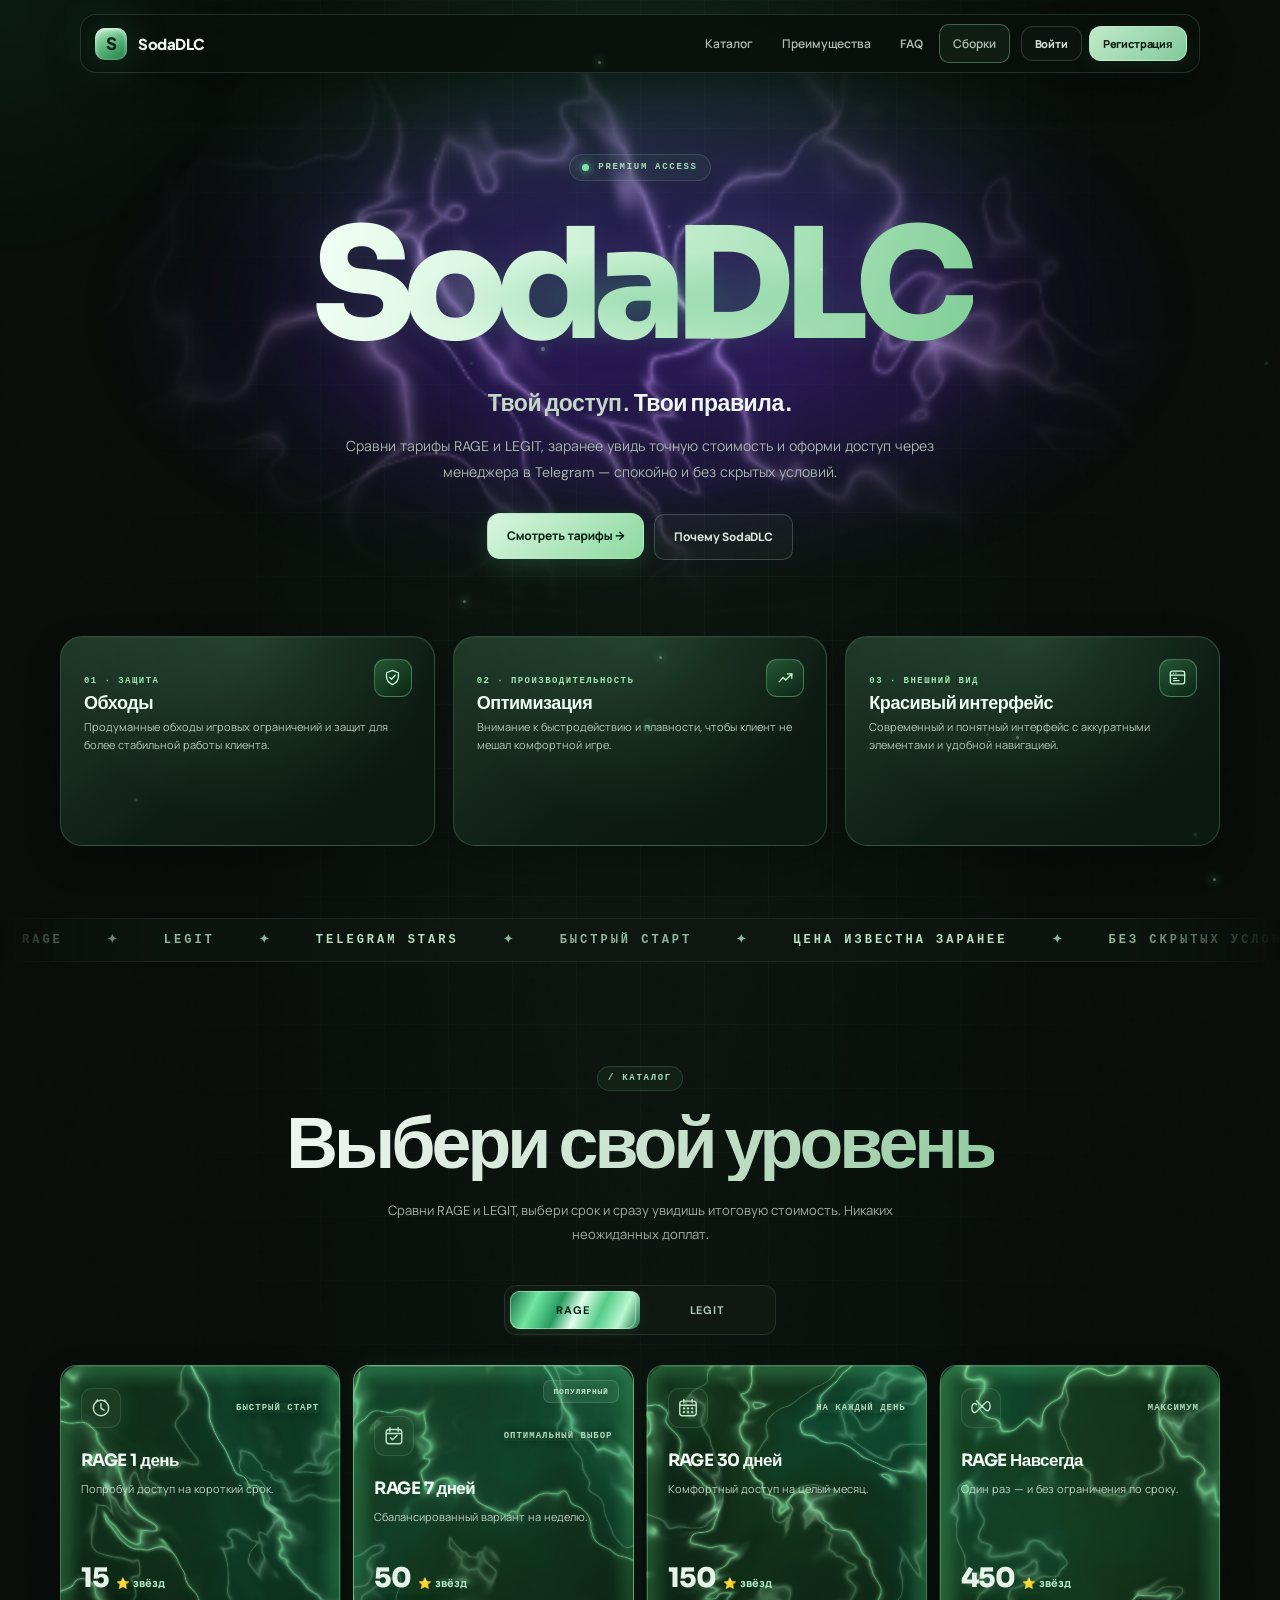
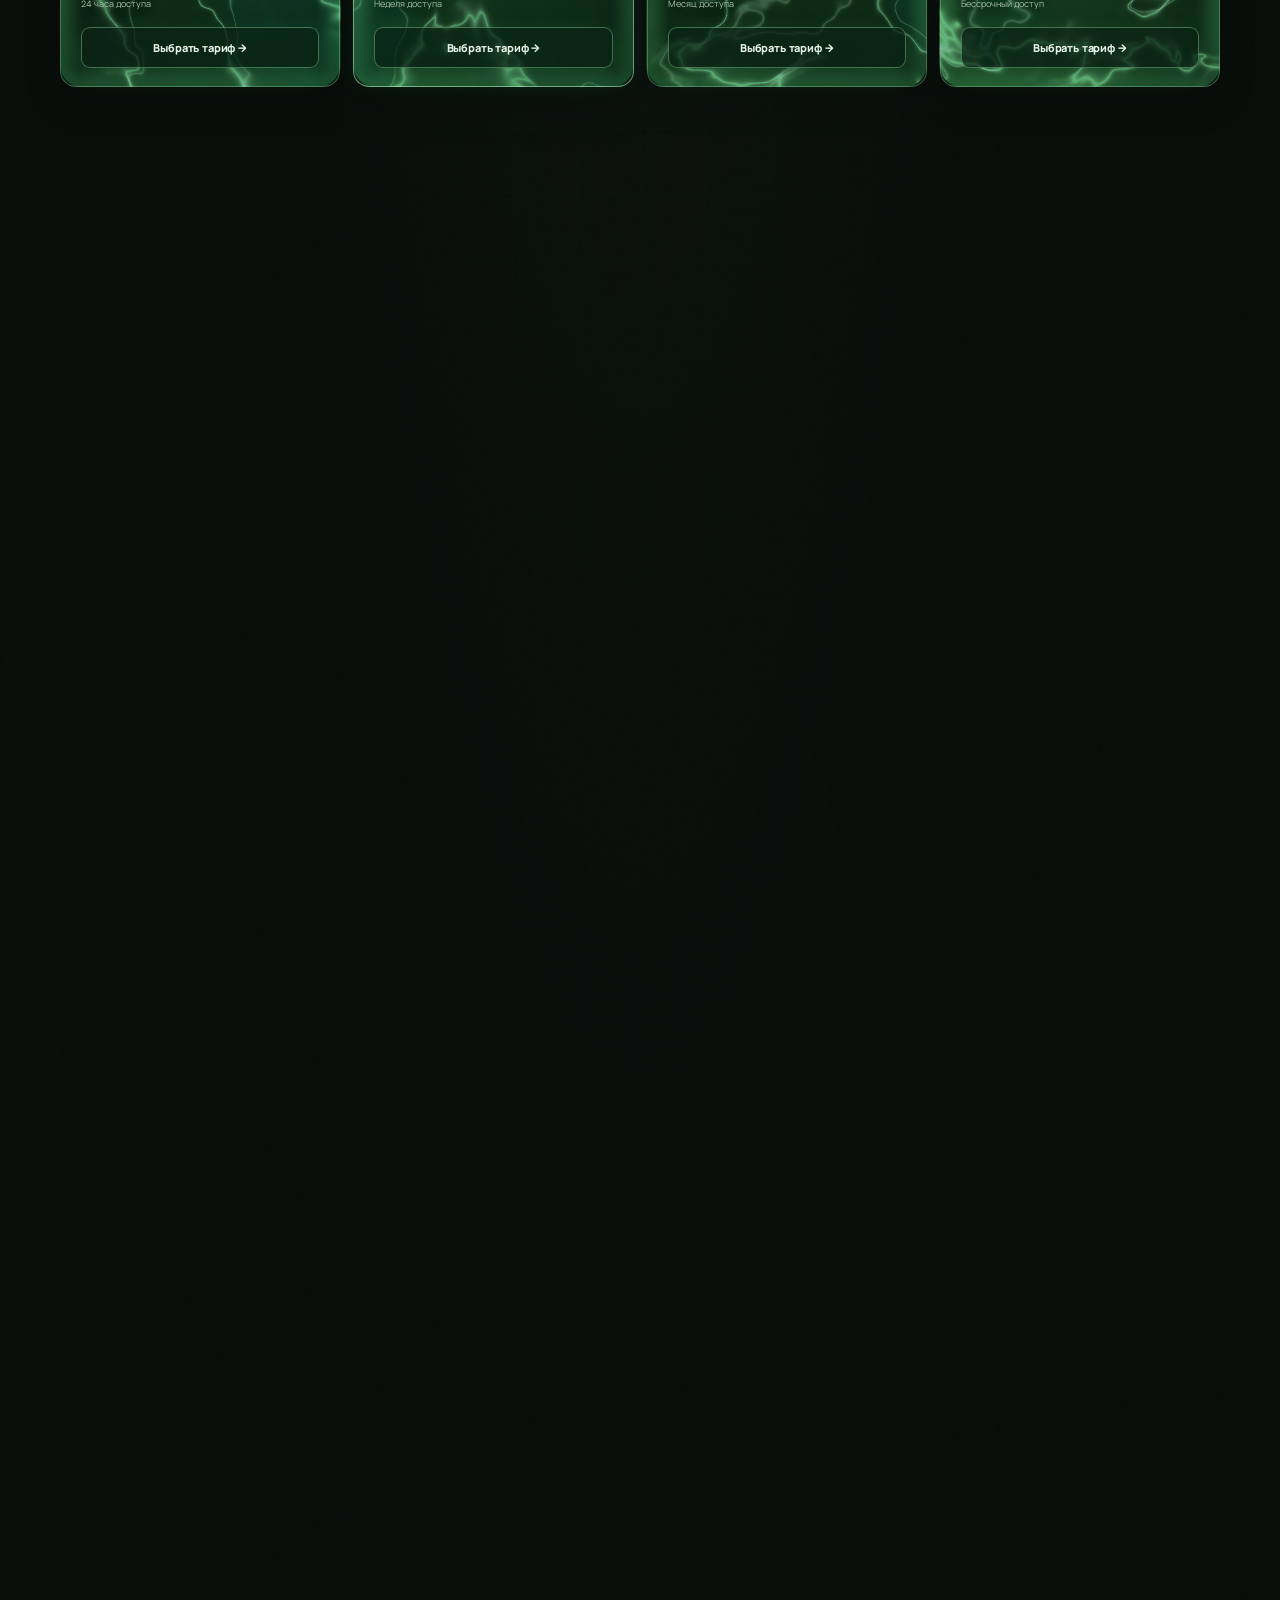
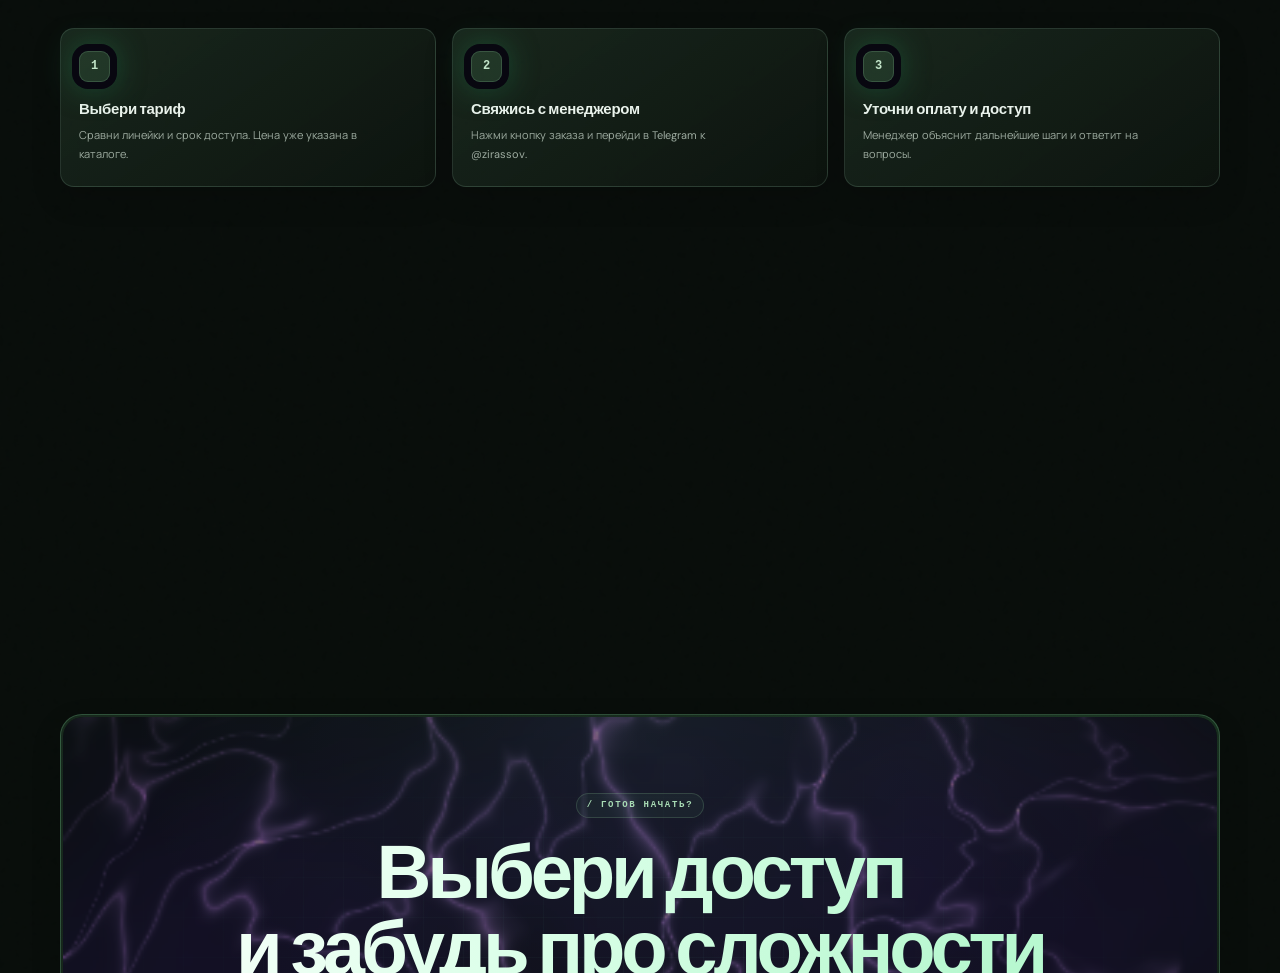
<file: index.html>
<!DOCTYPE html>
<html lang="ru">
<head>
<meta charset="UTF-8">
<meta name="viewport" content="width=device-width, initial-scale=1.0">
<meta name="theme-color" content="#080f0c">
<title>SodaDLC — Premium Digital Store</title>
<style>
@import url('https://fonts.googleapis.com/css2?family=Ballet&family=Pinyon+Script&family=DM+Sans:wght@400;500;600;700;800&family=Sora:wght@400;500;600;700;800&family=Manrope:wght@400;500;600;700;800&family=Plus+Jakarta+Sans:wght@500;600;700;800&display=swap');
:root {
  --site-primary: #c8d0dc;
  --site-secondary: #242a34;
  --site-background: #090b0f;
  --site-on-primary: #10141b;
  --site-on-secondary: #f1f4f8;
  --site-on-background: #f2f5fa;
  --site-font-body: 'Manrope', ui-sans-serif, system-ui, -apple-system, BlinkMacSystemFont, "Segoe UI", sans-serif;
  --site-font-heading: 'Plus Jakarta Sans', 'Manrope', ui-sans-serif, system-ui, sans-serif;
  --site-heading-scale: 1;
  --site-spacing-scale: 1;
  --site-radius-scale: 1;
  --site-decoration-opacity: 1;
  --bg: #090b0f;
  --panel: #11151c;
  --panel-2: #171d26;
  --line: rgba(211,222,238,.13);
  --muted: #929cab;
  --silver: #dbe2ec;
  --silver-2: #9daaba;
  --accent: #b7c5d8;
  --green: #a8d8bd;
}
* { box-sizing: border-box; }
html { scroll-behavior: smooth; }
body { margin: 0; color: var(--site-on-background); background: var(--site-background); font-family: var(--site-font-body); overflow-x: hidden; }
button, input { font: inherit; }
button { cursor: pointer; -webkit-tap-highlight-color: transparent; }
a { -webkit-tap-highlight-color: transparent; }
button:focus:not(:focus-visible) { outline: none; }
button:focus-visible, a:focus-visible { outline: 2px solid rgba(205,220,240,.8); outline-offset: 3px; }
#app { min-height: 100vh; width: 100%; border-radius: 0; overflow: hidden; position: relative; background-color: var(--site-background); isolation: isolate; }
.ambient { position: absolute; pointer-events: none; z-index: -1; opacity: var(--site-decoration-opacity); filter: blur(2px); }
.ambient.one { width: 680px; height: 680px; top: -330px; left: -210px; background: radial-gradient(circle, rgba(157,177,204,.16), transparent 68%); }
.ambient.two { width: 800px; height: 800px; top: 500px; right: -470px; background: radial-gradient(circle, rgba(112,133,160,.13), transparent 68%); }
.noise { position: absolute; inset: 0; pointer-events: none; opacity: calc(var(--site-decoration-opacity) * .08); z-index: -1; background-image: url("data:image/svg+xml,%3Csvg viewBox='0 0 180 180' xmlns='http://www.w3.org/2000/svg'%3E%3Cfilter id='n'%3E%3CfeTurbulence type='fractalNoise' baseFrequency='.9' numOctaves='3' stitchTiles='stitch'/%3E%3C/filter%3E%3Crect width='100%25' height='100%25' filter='url(%23n)' opacity='.28'/%3E%3C/svg%3E"); }
.container { width: min(1160px, calc(100% - 48px)); margin: 0 auto; }
.topbar { height: 82px; display: flex; align-items: center; justify-content: space-between; border-bottom: 1px solid var(--line); position: relative; z-index: 5; animation: slideDown .9s cubic-bezier(.2,.8,.2,1) both; }
.brand { display: flex; align-items: center; gap: 12px; color: #f5f7fb; text-decoration: none; letter-spacing: -.7px; font-weight: 850; font-size: 19px; }
.brand-mark { width: 36px; height: 36px; display: grid; place-items: center; border-radius: 12px; color: #11151c; font-weight: 950; font-size: 17px; background: linear-gradient(145deg,#f4f7fb,#8795a8 52%,#e7edf5); box-shadow: 0 4px 24px rgba(181,199,222,.2), inset 0 1px 1px #fff; }
.brand small { display: none; /* keep the top bar visually clean */ display: block; color: #8995a5; font-size: 9px; letter-spacing: 2.8px; font-weight: 700; margin-top: 2px; }
.brand small{display:none;}
.nav { display: flex; align-items: center; gap: 32px; }
.nav a { color: #aab4c2; font-size: 13px; font-weight: 600; text-decoration: none; transition: color .25s; }
.nav a:hover { color: #fff; }
.nav-cta { border: 1px solid rgba(213,225,242,.28); background: linear-gradient(135deg,rgba(220,229,241,.17),rgba(113,129,151,.08)); color: #edf2f9; border-radius: 11px; padding: 11px 17px; font-size: 12px; font-weight: 750; transition: .25s; }
.nav-cta:hover { transform: translateY(-2px); border-color: rgba(230,238,249,.65); box-shadow: 0 8px 25px rgba(150,174,205,.13); }
.hero { min-height: 620px; display: grid; grid-template-columns: 1.05fr .95fr; align-items: center; gap: 38px; padding: 82px 0 78px; }
.hero-copy { animation: rise .9s .12s both; }
.eyebrow { display: inline-flex; align-items: center; gap: 9px; color: #c4cedb; border: 1px solid rgba(197,211,230,.2); border-radius: 999px; padding: 8px 13px; background: rgba(180,198,222,.055); font-size: 10px; letter-spacing: 1.8px; text-transform: uppercase; font-weight: 800; }
.live-dot { width: 6px; height: 6px; border-radius: 50%; background: #a9d8bd; box-shadow: 0 0 12px #a9d8bd; }
h1 { font-family: var(--site-font-heading); font-size: clamp(49px,7vw,83px); line-height: .98; letter-spacing: -5px; margin: 26px 0 22px; font-weight: 850; }
.gradient-text { color: #e9eef6; background: linear-gradient(105deg,#fff 3%,#aab7c9 39%,#f5f8fc 57%,#7e8da2 78%,#e8edf5 100%); -webkit-background-clip: text; background-clip: text; -webkit-text-fill-color: transparent; background-size: 220% auto; animation: shine 7s linear infinite; }
.hero-copy p { color: #b1bdcc; font-size: 15px; line-height: 1.9; max-width: 520px; margin: 0; }
.hero-proof { display:flex; flex-wrap:wrap; gap:10px; margin-top:25px; }
.proof-pill { display:flex; align-items:center; gap:8px; padding:9px 12px; border:1px solid rgba(205,220,240,.13); border-radius:10px; background:rgba(255,255,255,.035); color:#c3cedc; font-size:10px; font-weight:700; }
.proof-pill i { width:6px; height:6px; border-radius:50%; background:#a8d8bd; box-shadow:0 0 10px rgba(168,216,189,.7); }
.hero-actions { display: flex; gap: 13px; margin-top: 32px; flex-wrap: wrap; }
.primary-btn, .ghost-btn { padding: 15px 21px; border-radius: 12px; font-size: 13px; font-weight: 800; transition: transform .25s, box-shadow .25s, border-color .25s; }
.primary-btn { border: 0; color: #11151b; background: linear-gradient(135deg,#f3f6fa,#a8b5c7 58%,#e6edf6); box-shadow: 0 8px 30px rgba(173,192,217,.16), inset 0 1px 0 #fff; }
.primary-btn:hover { transform: translateY(-3px); box-shadow: 0 13px 34px rgba(173,192,217,.25); }
.ghost-btn { color: #d8e0eb; background: rgba(255,255,255,.025); border: 1px solid rgba(202,216,236,.2); }
.ghost-btn:hover { transform: translateY(-3px); border-color: rgba(218,230,246,.55); }
.hero-note { margin-top: 27px; display: flex; gap: 18px; flex-wrap: wrap; color: #778496; font-size: 11px; }
.hero-note span { display: flex; align-items: center; gap: 7px; }
.hero-note b { color: #cbd5e2; font-weight: 700; }
.hero-art { min-height: 440px; display: grid; place-items: center; position: relative; animation: rise 1s .25s both; }
.orbit { width: min(390px,90%); aspect-ratio: 1; border: 1px solid rgba(195,211,233,.16); border-radius: 50%; position: absolute; box-shadow: 0 0 90px rgba(136,159,190,.07), inset 0 0 70px rgba(145,166,193,.04); }
.orbit:before, .orbit:after { content: ""; position: absolute; inset: 22px; border: 1px dashed rgba(195,211,233,.14); border-radius: 50%; }
.orbit:after { inset: 54px; border-style: solid; opacity: .6; }
.orbit-glow { position: absolute; width: 250px; height: 250px; border-radius: 50%; background: radial-gradient(circle,rgba(178,198,224,.23),rgba(111,132,161,.08) 45%,transparent 72%); filter: blur(13px); }
.cube { width: 190px; height: 190px; position: relative; transform: rotate(-12deg); filter: drop-shadow(0 28px 35px rgba(0,0,0,.45)); animation: float 6s ease-in-out infinite; }
.cube-face { position: absolute; inset: 0; border: 1px solid rgba(255,255,255,.65); border-radius: 35px; background: linear-gradient(145deg,#f1f5fb 0%,#aab7c9 27%,#596779 53%,#d8e1ec 74%,#7b899c 100%); box-shadow: inset 0 2px 4px rgba(255,255,255,.8), inset 0 -18px 35px rgba(17,25,36,.35), 0 0 45px rgba(175,197,224,.22); display: grid; place-items: center; overflow: hidden; }
.cube-face:before { content: ""; position: absolute; width: 160%; height: 45%; background: linear-gradient(90deg,transparent,rgba(255,255,255,.75),transparent); transform: rotate(-43deg) translateY(-110px); animation: sweep 5s ease-in-out infinite; }
.cube-logo { color: #18212d; font-size: 82px; font-weight: 950; letter-spacing: -9px; text-shadow: 0 2px 0 rgba(255,255,255,.45); z-index: 1; }
.float-chip { position: absolute; border: 1px solid rgba(210,224,243,.2); background: linear-gradient(145deg,rgba(43,53,68,.9),rgba(17,22,30,.94)); backdrop-filter: blur(14px); border-radius: 14px; padding: 12px 15px; color: #e6edf6; box-shadow: 0 15px 40px rgba(0,0,0,.28); font-size: 11px; animation: float 5s ease-in-out infinite; }
.float-chip strong { display: block; font-size: 14px; margin-bottom: 3px; }
.chip-a { top: 67px; right: 3px; animation-delay: -1.5s; }
.chip-b { bottom: 67px; left: 0; animation-delay: -3s; }
.chip-c { top: 48%; right: -24px; padding: 10px 12px; color: #b9c8db; }
.hero-panel { position:absolute; z-index:2; left:50%; bottom:4px; transform:translateX(-50%); width:min(340px,90%); padding:15px 17px; border:1px solid rgba(215,228,246,.2); border-radius:15px; background:linear-gradient(145deg,rgba(31,40,53,.96),rgba(12,16,23,.97)); box-shadow:0 18px 55px rgba(0,0,0,.42),inset 0 1px rgba(255,255,255,.08); backdrop-filter:blur(18px); }
.hero-panel-top { display:flex; justify-content:space-between; align-items:center; gap:10px; color:#9eacbd; font-size:9px; letter-spacing:1.2px; text-transform:uppercase; font-weight:800; }
.hero-panel-price { display:flex; justify-content:space-between; align-items:end; gap:12px; margin-top:10px; }
.hero-panel-price strong { color:#f2f5fa; font-size:25px; letter-spacing:-1px; }
.hero-panel-price span { color:#9eacbd; font-size:10px; text-align:right; line-height:1.6; }
.stats { border-top: 1px solid var(--line); border-bottom: 1px solid var(--line); display: grid; grid-template-columns: repeat(3,1fr); padding: 23px 0; }
.stat { text-align: center; border-right: 1px solid var(--line); }
.stat:last-child { border: 0; }
.stat strong { display: block; color: #e5ebf4; font-size: 21px; letter-spacing: -.8px; }
.stat span { display: block; margin-top: 5px; color: #778496; font-size: 10px; letter-spacing: 1.3px; text-transform: uppercase; }
.section { padding: 104px 0 96px; }
.section-subline { display:flex; align-items:center; gap:10px; margin-top:13px; color:#8795a7; font-size:11px; }
.section-subline:before { content:""; width:22px; height:1px; background:#aebed2; }
.section-head { display: flex; align-items: end; justify-content: space-between; gap: 30px; margin-bottom: 34px; }
.kicker { color: #8f9daf; font-size: 10px; letter-spacing: 2.3px; text-transform: uppercase; font-weight: 800; }
h2 { font-size: clamp(30px,4vw,43px); letter-spacing: -2px; line-height: 1.08; margin: 12px 0 0; }
.section-head p { max-width: 390px; color: #8793a3; font-size: 12px; line-height: 1.8; margin: 0 0 3px; }
.tabs { display: flex; gap: 8px; padding: 5px; background: rgba(255,255,255,.035); border: 1px solid var(--line); border-radius: 14px; width: fit-content; margin-bottom: 24px; }
.tab { color: #98a5b6; background: transparent; border: 0; border-radius: 10px; padding: 11px 20px; font-size: 12px; font-weight: 800; transition: .25s; }
.tab.active { color: #111720; background: linear-gradient(135deg,#eef3fa,#aebcce); box-shadow: 0 3px 14px rgba(180,198,222,.14); }
.product-grid { display: grid; grid-template-columns: repeat(4,1fr); gap: 14px; }
.product-card { position: relative; min-width: 0; padding: 23px 20px 20px; border-radius: 18px; border: 1px solid rgba(195,211,233,.16); background: linear-gradient(155deg,rgba(35,44,57,.94),rgba(15,19,26,.98) 70%); overflow: hidden; min-height: 325px; display: flex; flex-direction: column; transition: transform .35s,border-color .35s,box-shadow .35s; }
.product-card:before { content: ""; position: absolute; width: 190px; height: 190px; border-radius: 50%; top: -115px; right: -95px; background: radial-gradient(circle,rgba(190,210,237,.17),transparent 70%); pointer-events: none; }
.product-card:after { content: ""; position: absolute; top: -60%; left: -90%; width: 50%; height: 220%; transform: rotate(28deg); background: linear-gradient(90deg,transparent,rgba(255,255,255,.055),transparent); transition: left .7s; pointer-events: none; }
.product-card:hover { transform: translateY(-7px); border-color: rgba(207,222,243,.42); box-shadow: 0 22px 55px rgba(0,0,0,.3),0 0 30px rgba(148,171,202,.06); }
.product-card:hover:after { left: 140%; }
.product-card.featured { border-color: rgba(205,219,239,.36); background: linear-gradient(155deg,rgba(50,61,77,.9),rgba(17,22,30,.98) 75%); }
.popular { position: absolute; top: 13px; left: 20px; right: auto; color: #111720; background: linear-gradient(135deg,#edf3fb,#9cacc1); padding: 6px 9px; border-radius: 7px; font-size: 8px; letter-spacing: 1px; font-weight: 900; }
.product-card.featured .product-top { padding-top: 28px; }
.product-top { display: flex; align-items: center; justify-content: space-between; margin-bottom: 24px; }
.product-icon { width: 44px; height: 44px; display: grid; place-items: center; border: 0; border-radius: 0; background: transparent; color: #dce5f1; }
.product-icon svg { width: 34px; height: 34px; display: block; overflow: visible; stroke: currentColor; stroke-width: 1.55; stroke-linecap: round; stroke-linejoin: round; filter: drop-shadow(0 2px 8px rgba(190,208,232,.16)); }
.product-tag { color: #8492a4; font-size: 9px; letter-spacing: 1.3px; text-transform: uppercase; font-weight: 800; }
.product-card h3 { margin: 0 0 7px; font-size: clamp(16px,1.35vw,19px); line-height: 1.35; letter-spacing: -.45px; overflow-wrap: anywhere; }
.product-card .desc { color: #8390a1; font-size: 11px; line-height: 1.6; min-height: 35px; margin: 0 0 20px; }
.price-row { display: flex; align-items: baseline; flex-wrap: wrap; gap: 4px 7px; min-width: 0; margin-top: auto; }
.price { font-size: clamp(23px,2.2vw,29px); font-weight: 850; letter-spacing: -1px; line-height: 1.15; color: #edf2f9; overflow-wrap: anywhere; }
.currency { color: #aab7c8; font-size: 11px; font-weight: 750; white-space: nowrap; }
.price-note { color: #6f7c8d; font-size: 9px; margin-top: 3px; }
.buy-btn { width: 100%; margin-top: 18px; border-radius: 10px; border: 1px solid rgba(203,218,238,.24); background: linear-gradient(135deg,rgba(225,234,246,.16),rgba(156,176,203,.08)); color: #f0f4fa; padding: 14px 12px; font-size: 12px; font-weight: 850; transition: .25s; }
.buy-btn:hover { background: linear-gradient(135deg,#e9eff7,#aab9cc); color: #111720; border-color: transparent; }
.discount-note { margin-top: 20px; padding: 15px 17px; display: flex; align-items: center; gap: 12px; border-radius: 13px; border: 1px solid rgba(168,216,189,.18); background: rgba(117,177,145,.055); color: #a8cdb7; font-size: 11px; line-height: 1.6; }
.discount-note b { color: #d0e8d8; }
.features { display: grid; grid-template-columns: repeat(3,1fr); gap: 14px; }
.steps { display:grid; grid-template-columns:repeat(3,1fr); gap:13px; margin-top:24px; }
.step { position:relative; padding:20px; border:1px solid var(--line); border-radius:15px; background:linear-gradient(145deg,rgba(255,255,255,.045),rgba(255,255,255,.015)); }
.step-num { color:#9eafc4; font-size:10px; letter-spacing:1.5px; font-weight:900; }
.step h3 { margin:12px 0 7px; font-size:13px; }
.step p { margin:0; color:#8793a3; font-size:10px; line-height:1.75; }
.feature { padding: 24px; border: 1px solid var(--line); border-radius: 16px; background: rgba(255,255,255,.025); }
.feature-icon { width: 38px; height: 38px; border-radius: 11px; display: grid; place-items: center; background: rgba(194,211,235,.1); color: #d6e0ed; font-size: 16px; margin-bottom: 18px; }
.feature h3 { margin: 0 0 8px; font-size: 14px; }
.feature p { margin: 0; color: #8793a3; font-size: 11px; line-height: 1.8; }
.faq-wrap { display: grid; grid-template-columns: .7fr 1.3fr; gap: 65px; }
.faq-intro p { color: #8793a3; font-size: 12px; line-height: 1.8; max-width: 300px; }
.faq-item { border-bottom: 1px solid var(--line); }
.faq-q { width: 100%; padding: 19px 0; display: flex; justify-content: space-between; gap: 20px; align-items: center; border: 0; color: #e1e8f1; background: transparent; text-align: left; font-size: 13px; font-weight: 750; }
.faq-q span:last-child { color: #9caabd; font-size: 20px; transition: transform .25s; }
.faq-a { max-height: 0; overflow: hidden; color: #8793a3; font-size: 11px; line-height: 1.8; transition: max-height .35s,padding .35s; }
.faq-item.open .faq-a { max-height: 140px; padding: 0 30px 18px 0; }
.faq-item.open .faq-q span:last-child { transform: rotate(45deg); }
.footer { border-top: 1px solid var(--line); padding: 30px 0; display: flex; align-items: center; justify-content: space-between; gap: 20px; color: #758294; font-size: 10px; }
.footer-links { display: flex; gap: 18px; }
.footer a { color: #aab5c4; text-decoration: none; }
.footer a:hover { color: white; }
.modal-backdrop { position: fixed; inset: 0; background: rgba(3,5,8,.88); display: grid; place-items: center; padding: 18px; z-index: 20; opacity: 0; visibility: hidden; transition: opacity .2s,visibility .2s; }
.modal-backdrop.show { opacity: 1; visibility: visible; }
.modal { width: min(450px,100%); padding: 28px; border-radius: 20px; border: 1px solid rgba(208,223,244,.25); background: linear-gradient(145deg,#1b222d,#0d1117); box-shadow: 0 30px 100px rgba(0,0,0,.65); transform: translateY(16px) scale(.98); transition: .3s; }
.modal-backdrop.show .modal { transform: translateY(0) scale(1); }
.modal-head { display: flex; align-items: start; justify-content: space-between; gap: 15px; }
.modal h3 { margin: 0; font-size: 22px; letter-spacing: -.8px; }
.modal-sub { color: #aeb9c8; font-size: 13px; line-height: 1.85; margin: 12px 0 21px; }
.close { border: 1px solid var(--line); background: rgba(255,255,255,.04); color: #cbd5e2; border-radius: 9px; width: 32px; height: 32px; font-size: 18px; }
.order-summary { border: 1px solid var(--line); background: rgba(255,255,255,.035); border-radius: 12px; padding: 14px; display: flex; justify-content: space-between; align-items: center; margin-bottom: 18px; }
.order-summary span { color: #9aa7b7; font-size: 11px; }
.order-summary strong { color: #f0f4fa; font-size: 17px; }
.contact-note { border: 1px solid rgba(195,211,233,.16); background: rgba(255,255,255,.035); border-radius: 13px; padding: 16px; color: #aab6c6; font-size: 12px; line-height: 1.8; }
.contact-note strong { color: #f1f5fb; }
.telegram-link { display: flex; justify-content: center; align-items: center; gap: 9px; width: 100%; margin-top: 17px; padding: 14px 18px; border-radius: 11px; background: linear-gradient(135deg,#f0f4fa,#aab9cc); color: #111720; text-decoration: none; font-size: 13px; font-weight: 850; transition: transform .25s,box-shadow .25s; }
.telegram-link:hover { transform: translateY(-2px); box-shadow: 0 10px 28px rgba(173,192,217,.2); }
.field { width: 100%; border: 1px solid rgba(199,215,237,.2); background: rgba(0,0,0,.2); border-radius: 10px; padding: 13px 14px; outline: none; color: #f2f5fa; font-size: 12px; }
.field:focus { border-color: rgba(211,227,248,.65); }
.modal-action { width: 100%; margin-top: 16px; }
.modal-hint { color: #718093; font-size: 9px; line-height: 1.7; margin-top: 13px; }
.auth-actions { display:flex; align-items:center; gap:9px; }
.auth-btn { border:1px solid rgba(213,225,242,.24); background:rgba(255,255,255,.035); color:#e5ebf4; border-radius:10px; padding:10px 13px; font-size:11px; font-weight:800; transition:.25s; }
.auth-btn.primary { color:#111720; background:linear-gradient(135deg,#eef3fa,#aebcce); border-color:transparent; }
.auth-btn:hover { transform:translateY(-2px); border-color:rgba(230,238,249,.65); }
.auth-field { display:grid; gap:7px; margin:13px 0; color:#aeb9c8; font-size:11px; font-weight:700; }
#authConfirmWrap[hidden] { display:none !important; }
.auth-error { min-height:17px; color:#e5a6a6; font-size:10px; line-height:1.6; }
.auth-switch { margin-top:15px; color:#9aa7b7; text-align:center; font-size:11px; }
.auth-switch button { border:0; padding:0; background:none; color:#e2eaf5; font-weight:800; text-decoration:underline; }
.cabinet { width:min(680px,100%); max-height:min(82vh,760px); overflow:auto; }
.cabinet-welcome { margin:17px 0 20px; padding:18px; border:1px solid var(--line); border-radius:13px; background:rgba(255,255,255,.035); }
.cabinet-welcome strong { display:block; color:#f0f4fa; font-size:20px; }
.cabinet-welcome span { display:block; color:#9aa7b7; font-size:11px; margin-top:5px; }
.cabinet-grid { display:grid; grid-template-columns:repeat(2,1fr); gap:12px; }
.cabinet-tile { padding:17px; border:1px solid var(--line); border-radius:12px; background:rgba(255,255,255,.025); }
.cabinet-tile small { display:block; color:#8997a9; font-size:9px; letter-spacing:1px; text-transform:uppercase; }
.cabinet-tile strong { display:block; margin-top:8px; color:#e9eef6; font-size:15px; }
.admin-panel { margin-top:17px; padding:18px; border:1px solid rgba(184,204,230,.25); border-radius:13px; background:linear-gradient(145deg,rgba(174,194,220,.09),rgba(255,255,255,.02)); }
.admin-panel h4 { margin:0 0 8px; color:#eaf0f8; font-size:14px; }
.admin-panel p { margin:0; color:#9aa7b7; font-size:11px; line-height:1.7; }
.cabinet-actions { display:flex; gap:9px; margin-top:18px; }
@media(max-width:650px){.auth-actions{gap:6px}.auth-btn{padding:9px 8px;font-size:10px}.cabinet-grid{grid-template-columns:1fr}}
/* Cabinet workspace redesign */
.cabinet{width:min(980px,100%);max-height:min(90vh,900px);padding:0;overflow:auto;border-radius:25px;background:radial-gradient(ellipse at 8% 0,rgba(165,190,222,.16),transparent 38%),linear-gradient(145deg,#171f2b,#0b1018 68%);}
.cabinet .modal-head{position:sticky;top:0;z-index:4;padding:25px 30px 20px;border-bottom:1px solid rgba(211,226,245,.12);background:rgba(15,21,30,.88);backdrop-filter:blur(18px);align-items:center}
.cabinet .modal-head h3{font-size:25px;letter-spacing:-1px}.cabinet .modal-head .kicker{margin-bottom:7px}
.cabinet-body{padding:26px 30px 30px}.cabinet-hero{position:relative;overflow:hidden;display:flex;justify-content:space-between;align-items:center;gap:20px;padding:25px;border:1px solid rgba(211,226,245,.18);border-radius:19px;background:linear-gradient(115deg,rgba(177,197,224,.14),rgba(255,255,255,.025) 60%),#121a25;box-shadow:inset 0 1px rgba(255,255,255,.08)}
.cabinet-hero:after{content:"S";position:absolute;right:20px;top:-40px;font-size:170px;line-height:1;font-weight:900;color:rgba(219,230,245,.035);pointer-events:none}
.cabinet-user{display:flex;align-items:center;gap:16px;min-width:0}.cabinet-avatar{width:58px;height:58px;flex:0 0 58px;display:grid;place-items:center;border-radius:18px;color:#121923;font-size:24px;font-weight:900;background:linear-gradient(145deg,#f5f8fc,#91a2b8 65%,#dce5f0);box-shadow:0 8px 25px rgba(174,196,224,.16),inset 0 1px white}
.cabinet-greeting{color:#8f9daf;font-size:10px;letter-spacing:1.7px;text-transform:uppercase;font-weight:800}.cabinet-hero h4{margin:5px 0 5px;color:#f1f5fa;font-size:23px;letter-spacing:-.8px;overflow-wrap:anywhere}.cabinet-hero p{margin:0;color:#98a6b8;font-size:11px}.role-chip{position:relative;z-index:1;white-space:nowrap;padding:9px 12px;border:1px solid rgba(210,226,247,.2);border-radius:999px;background:rgba(210,226,247,.07);color:#dce6f3;font-size:9px;font-weight:900;letter-spacing:1.2px}
.cabinet-section-title{display:flex;justify-content:space-between;align-items:end;gap:15px;margin:27px 0 13px}.cabinet-section-title h4{margin:0;color:#eaf0f8;font-size:14px}.cabinet-section-title p{margin:5px 0 0;color:#8290a3;font-size:10px;line-height:1.6}.cabinet-metrics{display:grid;grid-template-columns:repeat(3,1fr);gap:12px}.cabinet-metric{padding:17px;border:1px solid rgba(205,220,240,.13);border-radius:15px;background:linear-gradient(145deg,rgba(42,54,71,.62),rgba(16,22,31,.72));box-shadow:inset 0 1px rgba(255,255,255,.045)}.cabinet-metric span{display:block;color:#8998ab;font-size:9px;letter-spacing:1.2px;text-transform:uppercase}.cabinet-metric strong{display:block;margin-top:9px;color:#edf2f9;font-size:20px;letter-spacing:-.6px;overflow-wrap:anywhere}.cabinet-metric small{display:block;margin-top:4px;color:#738195;font-size:9px}
.cabinet-content-grid{display:grid;grid-template-columns:1fr 1fr;gap:13px}.cabinet-info-card{padding:19px;border:1px solid rgba(205,220,240,.13);border-radius:16px;background:rgba(255,255,255,.025)}.cabinet-info-card h4{margin:0 0 13px;color:#e8eef7;font-size:12px}.cabinet-info-row{display:flex;justify-content:space-between;gap:12px;padding:10px 0;border-top:1px solid rgba(205,220,240,.09);font-size:10px}.cabinet-info-row span{color:#8492a5}.cabinet-info-row strong{color:#dce5f0;text-align:right;overflow-wrap:anywhere}
.admin-panel{margin-top:25px;padding:21px;border:1px solid rgba(183,205,234,.24);border-radius:18px;background:linear-gradient(145deg,rgba(124,151,185,.13),rgba(255,255,255,.025));box-shadow:inset 0 1px rgba(255,255,255,.06)}.admin-panel h4{margin:0;color:#edf3fb;font-size:15px}.admin-panel>p{margin:7px 0 17px;color:#95a4b7;font-size:10px;line-height:1.75}.admin-create-grid{display:grid;grid-template-columns:1fr 1fr auto;gap:9px;align-items:end}.admin-create-grid label{display:grid;gap:7px;color:#aab7c8;font-size:9px;font-weight:800}.admin-create-grid .auth-btn{min-height:42px;white-space:nowrap}.admin-list{display:grid;gap:8px;margin-top:15px}.admin-list-item{display:flex;justify-content:space-between;align-items:center;gap:12px;padding:12px 14px;border:1px solid rgba(205,220,240,.11);border-radius:12px;background:rgba(5,9,15,.24)}.admin-list-item strong{display:block;color:#e5edf7;font-size:11px}.admin-list-item span{display:block;margin-top:4px;color:#8291a5;font-size:9px}.admin-owner-tag{color:#cbd8e8!important}.admin-notice{margin-top:12px;color:#75869b;font-size:9px;line-height:1.7}.cabinet-footer{display:flex;justify-content:space-between;align-items:center;gap:12px;margin-top:24px;padding-top:18px;border-top:1px solid rgba(205,220,240,.12)}.cabinet-footer span{color:#78879a;font-size:9px}.cabinet-actions{margin:0;gap:9px}.cabinet-actions .auth-btn{padding:11px 15px}
@media(max-width:650px){.cabinet .modal-head{padding:20px 18px 16px}.cabinet-body{padding:18px}.cabinet-hero{align-items:flex-start;padding:18px;flex-direction:column}.cabinet-hero h4{font-size:20px}.cabinet-metrics{grid-template-columns:1fr 1fr}.cabinet-metric:last-child{grid-column:1/-1}.cabinet-content-grid{grid-template-columns:1fr}.admin-create-grid{grid-template-columns:1fr}.admin-create-grid .auth-btn{width:100%}.cabinet-footer{align-items:stretch;flex-direction:column}.cabinet-actions{width:100%}.cabinet-actions button{flex:1}}
.toast { position: fixed; bottom: 22px; left: 50%; transform: translate(-50%,20px); opacity: 0; pointer-events: none; z-index: 30; background: #e7edf6; color: #111720; padding: 12px 18px; border-radius: 10px; font-size: 11px; font-weight: 800; box-shadow: 0 10px 35px rgba(0,0,0,.3); transition: .3s; }
.toast.show { opacity: 1; transform: translate(-50%,0); }
.loader { position: fixed; inset: 0; background: #080a0e; z-index: 50; display: grid; place-items: center; transition: opacity .7s,visibility .7s; }
.loader.done { opacity: 0; visibility: hidden; }
.loader-inner { text-align: center; }
.loader-logo { width: 76px; height: 76px; margin: 0 auto 22px; display: grid; place-items: center; border-radius: 23px; color: #10151d; font-size: 36px; font-weight: 950; background: linear-gradient(145deg,#f4f7fb,#8493a8 58%,#e8eef6); box-shadow: 0 0 55px rgba(174,196,224,.2); animation: loaderPulse 1.2s ease-in-out infinite; }
.loader-name { font-size: 14px; letter-spacing: 4px; font-weight: 850; color: #e7edf6; }
.loader-line { width: 150px; height: 2px; background: #252d38; margin: 18px auto 0; overflow: hidden; border-radius: 2px; }
.loader-line:after { content: ""; display: block; height: 100%; width: 45%; background: linear-gradient(90deg,transparent,#e3ebf6,transparent); animation: loading 1s ease-in-out infinite; }
.reveal { opacity: 0; transform: translateY(22px); transition: opacity .7s,transform .7s; }
.reveal.visible { opacity: 1; transform: translateY(0); }
@keyframes loading { from { transform: translateX(-110%); } to { transform: translateX(340%); } }
@keyframes loaderPulse { 50% { transform: scale(1.06) rotate(4deg); box-shadow: 0 0 75px rgba(174,196,224,.35); } }
@keyframes slideDown { from { opacity: 0; transform: translateY(-18px); } to { opacity: 1; transform: translateY(0); } }
@keyframes rise { from { opacity: 0; transform: translateY(25px); } to { opacity: 1; transform: translateY(0); } }
@keyframes float { 0%,100% { transform: translateY(0) rotate(-12deg); } 50% { transform: translateY(-13px) rotate(-8deg); } }
@keyframes shine { to { background-position: 220% center; } }
@keyframes sweep { 0%,20% { transform: rotate(-43deg) translateY(-130px); } 65%,100% { transform: rotate(-43deg) translateY(360px); } }
/* Premium refinement: layered lighting, crisp surfaces and restrained motion. */
:root{--line:rgba(213,226,244,.17);--silver:#edf3fb;--muted:#9ba9bb}
body{background:radial-gradient(ellipse at 50% -18%,rgba(125,148,180,.17),transparent 48%),linear-gradient(180deg,#090c12 0%,#0b0f16 48%,#080b10 100%);background-attachment:fixed}
#app:before{content:"";position:absolute;inset:0;z-index:-1;pointer-events:none;opacity:.23;background-image:linear-gradient(rgba(190,207,230,.035) 1px,transparent 1px),linear-gradient(90deg,rgba(190,207,230,.035) 1px,transparent 1px);background-size:64px 64px;mask-image:linear-gradient(to bottom,black,transparent 82%)}
.topbar{position:sticky;top:0;height:76px;background:rgba(9,12,18,.76);backdrop-filter:blur(18px);-webkit-backdrop-filter:blur(18px);border-bottom-color:rgba(210,225,245,.12)}
.brand-mark{position:relative;overflow:hidden;box-shadow:0 5px 28px rgba(181,199,222,.24),inset 0 1px 1px #fff}
.brand-mark:after{content:"";position:absolute;inset:-60%;background:linear-gradient(110deg,transparent 38%,rgba(255,255,255,.8) 49%,transparent 60%);transform:translateX(-75%) rotate(18deg);animation:brandSweep 6s ease-in-out infinite}
.hero{min-height:680px;padding-top:96px;padding-bottom:90px}
.eyebrow{box-shadow:inset 0 1px rgba(255,255,255,.06),0 8px 30px rgba(0,0,0,.12);letter-spacing:2.1px}
h1{font-size:clamp(54px,7.3vw,91px);line-height:.96;letter-spacing:-5.8px;text-wrap:balance}
.hero-copy p{font-size:15.5px;line-height:2;color:#bbc6d5}
.primary-btn,.ghost-btn,.nav-cta,.auth-btn,.buy-btn,.telegram-link{position:relative;isolation:isolate;overflow:hidden}
.primary-btn:before,.nav-cta:before,.auth-btn.primary:before,.buy-btn:before,.telegram-link:before{content:"";position:absolute;z-index:-1;inset:-100% auto -100% -55%;width:38%;transform:rotate(22deg);background:linear-gradient(90deg,transparent,rgba(255,255,255,.48),transparent);animation:buttonGlint 7s ease-in-out infinite}
.primary-btn:hover,.ghost-btn:hover,.nav-cta:hover,.auth-btn:hover,.buy-btn:hover{filter:brightness(1.12)}
.hero-art{min-height:500px;perspective:1000px}
.orbit{width:min(430px,94%);border-color:rgba(204,220,242,.22);box-shadow:0 0 110px rgba(136,159,190,.1),inset 0 0 90px rgba(145,166,193,.06);animation:orbitBreathe 8s ease-in-out infinite}
.orbit:before{animation:orbitSpin 34s linear infinite}
.orbit:after{border-color:rgba(210,224,243,.2);box-shadow:0 0 35px rgba(172,195,225,.07)}
.orbit-glow{width:300px;height:300px;animation:glowPulse 7s ease-in-out infinite}
.cube{transform-style:preserve-3d;animation:float 7s ease-in-out infinite;will-change:transform}
.cube-face{border-radius:39px;background:linear-gradient(145deg,#fbfdff 0%,#c2cede 20%,#77869a 47%,#e6edf6 67%,#66768b 100%);box-shadow:inset 0 2px 5px rgba(255,255,255,.95),inset 0 -22px 42px rgba(17,25,36,.34),0 0 65px rgba(175,197,224,.27),0 35px 65px rgba(0,0,0,.38)}
.cube-logo{font-size:88px;text-shadow:0 2px 0 rgba(255,255,255,.7),0 12px 25px rgba(20,30,44,.18)}
.float-chip,.hero-panel{border-color:rgba(218,231,249,.24);box-shadow:0 20px 55px rgba(0,0,0,.34),inset 0 1px rgba(255,255,255,.09)}
.float-chip{animation-duration:7s}
.hero-panel{background:linear-gradient(145deg,rgba(39,50,66,.94),rgba(11,15,22,.97));}
.stats{padding:27px 0;background:linear-gradient(90deg,transparent,rgba(174,194,220,.035),transparent)}
.stat strong{font-size:24px;background:linear-gradient(110deg,#fff,#aab9cd 55%,#eef3fa);-webkit-background-clip:text;background-clip:text;-webkit-text-fill-color:transparent}
.section{padding-top:116px;padding-bottom:108px}
h2{font-size:clamp(32px,4.2vw,48px);letter-spacing:-2.4px}
.section-head{margin-bottom:40px}
.tabs{padding:6px;background:rgba(255,255,255,.045);box-shadow:inset 0 1px rgba(255,255,255,.04),0 12px 35px rgba(0,0,0,.12)}
.tab{min-width:112px}
.tab.active{box-shadow:0 4px 18px rgba(180,198,222,.2),inset 0 1px rgba(255,255,255,.8)}
.product-grid{gap:17px}
.product-card{min-height:350px;padding:25px 22px 21px;border-radius:20px;background:linear-gradient(150deg,rgba(37,47,62,.92),rgba(14,19,27,.98) 72%);box-shadow:inset 0 1px rgba(255,255,255,.055),0 14px 38px rgba(0,0,0,.13)}
.product-card:before{width:260px;height:260px;top:-160px;right:-120px;background:radial-gradient(circle,rgba(205,221,243,.2),transparent 70%)}
.product-card:hover{transform:translateY(-9px);box-shadow:0 28px 65px rgba(0,0,0,.38),0 0 36px rgba(148,171,202,.09),inset 0 1px rgba(255,255,255,.1)}
.product-card.featured{border-color:rgba(221,232,247,.48);box-shadow:0 0 0 1px rgba(205,219,239,.06),0 20px 50px rgba(0,0,0,.2),inset 0 1px rgba(255,255,255,.1)}
.product-icon{width:50px;height:50px;border:1px solid rgba(204,220,242,.13);border-radius:15px;background:linear-gradient(145deg,rgba(220,232,248,.12),rgba(255,255,255,.025));box-shadow:inset 0 1px rgba(255,255,255,.08)}
.product-icon svg{width:29px;height:29px}
.product-card h3{font-size:18px}
.price{font-size:31px}
.buy-btn{padding:15px 12px;border-radius:11px;background:linear-gradient(120deg,rgba(229,238,249,.17),rgba(135,156,184,.08));box-shadow:inset 0 1px rgba(255,255,255,.09)}
.buy-btn:hover{background:linear-gradient(135deg,#f1f5fb,#aebdd0);box-shadow:0 10px 26px rgba(173,192,217,.16)}
.feature,.step{background:linear-gradient(145deg,rgba(35,45,60,.62),rgba(15,20,28,.48));border-color:rgba(205,220,240,.15);box-shadow:inset 0 1px rgba(255,255,255,.045);transition:transform .3s,border-color .3s,background .3s}
.feature:hover,.step:hover{transform:translateY(-5px);border-color:rgba(211,226,246,.32);background:linear-gradient(145deg,rgba(48,60,78,.7),rgba(17,23,32,.58))}
.feature-icon{border:1px solid rgba(205,220,240,.13);background:linear-gradient(145deg,rgba(194,211,235,.16),rgba(194,211,235,.045));box-shadow:inset 0 1px rgba(255,255,255,.08)}
.faq-item{border-bottom-color:rgba(210,225,245,.15)}
.faq-q{transition:color .2s}
.faq-q:hover{color:#fff}
.footer{padding-top:36px;padding-bottom:36px}
.modal{background:radial-gradient(ellipse at 100% 0,rgba(150,174,205,.13),transparent 48%),linear-gradient(145deg,#202a38,#0c1119);box-shadow:0 35px 110px rgba(0,0,0,.72),inset 0 1px rgba(255,255,255,.08)}
.field{background:rgba(4,7,12,.42);transition:border-color .2s,box-shadow .2s}
.field:focus{box-shadow:0 0 0 3px rgba(190,210,237,.09)}
/* Moving arctic mist and richer silver light */
#app{position:relative}
.cold-mist{position:absolute;inset:0;z-index:0;overflow:hidden;pointer-events:none;opacity:.78;contain:paint}
.cold-mist i{position:absolute;display:block;width:min(70vw,780px);height:min(55vw,620px);border-radius:50%;filter:blur(78px);mix-blend-mode:screen;will-change:transform,opacity}
.cold-mist i:nth-child(1){top:2%;left:-25%;background:radial-gradient(ellipse,rgba(161,190,224,.18) 0%,rgba(115,145,183,.09) 38%,transparent 72%);animation:mistDriftOne 34s ease-in-out infinite alternate}
.cold-mist i:nth-child(2){top:28%;right:-30%;width:min(78vw,900px);height:min(60vw,680px);background:radial-gradient(ellipse,rgba(192,210,233,.15) 0%,rgba(102,130,168,.075) 42%,transparent 72%);animation:mistDriftTwo 42s ease-in-out infinite alternate}
.cold-mist i:nth-child(3){top:58%;left:8%;width:min(80vw,920px);height:min(48vw,560px);background:radial-gradient(ellipse,rgba(133,162,199,.13) 0%,rgba(181,201,226,.06) 42%,transparent 74%);animation:mistDriftThree 48s ease-in-out infinite alternate}
.cold-mist i:nth-child(4){top:82%;right:-18%;width:min(62vw,720px);height:min(45vw,520px);background:radial-gradient(ellipse,rgba(183,203,230,.12),transparent 70%);animation:mistDriftOne 39s ease-in-out -13s infinite alternate}
#app>.cold-mist{z-index:0}
#app>.topbar,#app>main,#app>.footer{position:relative;z-index:1}
.topbar,.hero-copy,.hero-art,.section-head,.product-card,.feature,.step,.faq-wrap,.footer{animation-timing-function:cubic-bezier(.2,.75,.25,1)}
.product-card,.feature,.step,.hero-panel,.float-chip,.proof-pill,.tabs,.stat{backface-visibility:hidden}
.product-card:before,.feature:before,.step:before{transition:opacity .5s,transform .8s}
.feature,.step{position:relative;overflow:hidden}
.feature:after,.step:after,.proof-pill:after{content:"";position:absolute;inset:-120% auto -120% -75%;width:42%;pointer-events:none;transform:rotate(24deg);background:linear-gradient(90deg,transparent,rgba(226,237,251,.12),transparent);transition:left 1s ease}
.feature:hover:after,.step:hover:after,.proof-pill:hover:after{left:145%}
.proof-pill{position:relative;overflow:hidden;transition:border-color .35s,background .35s,transform .35s}
.proof-pill:hover{transform:translateY(-3px);border-color:rgba(220,233,250,.35);background:rgba(210,225,245,.075)}
.brand-mark,.product-icon,.feature-icon{animation:metalPulse 8s ease-in-out infinite}
.product-card:nth-child(2n) .product-icon,.feature:nth-child(2) .feature-icon{animation-delay:-2.5s}
.product-card:nth-child(3n) .product-icon,.feature:nth-child(3) .feature-icon{animation-delay:-5s}
.gradient-text{background-size:300% auto;animation:shine 9s ease-in-out infinite}
@keyframes mistDriftOne{0%{transform:translate3d(-4%,0,0) rotate(-12deg) scale(.88);opacity:.55}50%{transform:translate3d(18%,13%,0) rotate(9deg) scale(1.13);opacity:1}100%{transform:translate3d(34%,-8%,0) rotate(18deg) scale(.96);opacity:.68}}
@keyframes mistDriftTwo{0%{transform:translate3d(5%,-8%,0) rotate(15deg) scale(1.08);opacity:.55}50%{transform:translate3d(-22%,12%,0) rotate(-8deg) scale(.9);opacity:1}100%{transform:translate3d(-38%,-5%,0) rotate(-18deg) scale(1.16);opacity:.62}}
@keyframes mistDriftThree{0%{transform:translate3d(-12%,8%,0) rotate(8deg) scale(1.12);opacity:.48}100%{transform:translate3d(24%,-14%,0) rotate(-13deg) scale(.88);opacity:.9}}
@keyframes metalPulse{0%,100%{filter:brightness(1) drop-shadow(0 0 0 rgba(202,220,244,0))}50%{filter:brightness(1.14) drop-shadow(0 0 13px rgba(202,220,244,.17))}}
@media(max-width:650px){.cold-mist i{filter:blur(54px);width:105vw;height:75vw}.cold-mist i:nth-child(2){width:115vw;height:85vw}.cold-mist i:nth-child(3){width:110vw;height:70vw}}
@keyframes brandSweep{0%,65%{transform:translateX(-75%) rotate(18deg)}90%,100%{transform:translateX(260%) rotate(18deg)}}
@keyframes buttonGlint{0%,72%{left:-55%}100%{left:145%}}
@keyframes orbitSpin{to{transform:rotate(360deg)}}
@keyframes orbitBreathe{0%,100%{transform:scale(1);opacity:.88}50%{transform:scale(1.035);opacity:1}}
@keyframes glowPulse{0%,100%{opacity:.65;transform:scale(.92)}50%{opacity:1;transform:scale(1.08)}}
@media(max-width:900px){.hero{min-height:610px}.hero-art{min-height:430px}.product-card{min-height:330px}}
@media(max-width:650px){.topbar{height:66px}.hero{padding-top:56px}.hero-art{min-height:370px}.section{padding-top:82px;padding-bottom:78px}.product-grid{gap:11px}.product-card{min-height:310px;padding:18px 15px 16px}.price{font-size:26px}.feature:hover,.step:hover{transform:none}.orbit{width:285px}}
@media(max-width:380px){h1{font-size:47px;letter-spacing:-3.4px}.hero-art{min-height:345px}.product-card{min-height:290px}}
@media (prefers-reduced-motion: reduce) { *,*:before,*:after { animation-duration: .01ms !important; animation-iteration-count: 1 !important; scroll-behavior: auto !important; transition-duration: .01ms !important; } }
@media (max-width: 900px) { .hero { grid-template-columns: 1fr .8fr; gap: 10px; } .product-grid { grid-template-columns: repeat(2,1fr); } .chip-c { right: -5px; } }
@media (max-width: 650px) { .container { width: min(100% - 34px,520px); } .topbar { height: 70px; } .nav { gap: 14px; } .nav a:not(:last-of-type) { display: none; } .nav-cta { padding: 10px 12px; } .hero { display: flex; flex-direction: column; align-items: stretch; padding: 62px 0 45px; gap: 5px; } h1 { letter-spacing: -3px; font-size: clamp(48px,14vw,70px); } .hero-copy p { font-size: 13px; } .hero-art { min-height: 330px; margin-top: 10px; } .orbit { width: 290px; } .cube { width: 145px; height: 145px; } .cube-logo { font-size: 65px; } .chip-a { top: 28px; right: 8px; } .chip-b { bottom: 34px; left: 2px; } .chip-c { right: 0; } .stats { padding: 18px 0; } .stat strong { font-size: 17px; } .stat span { font-size: 8px; letter-spacing: .7px; } .section { padding: 75px 0; } .section-head { display: block; } .section-head p { margin-top: 14px; } .product-grid { gap: 10px; } .product-card { min-height: 300px; padding: 17px 14px 15px; } .popular { left: 14px; } .product-card.featured .product-top { padding-top: 28px; } .product-card h3 { font-size: 16px; } .price { font-size: 24px; } .features { grid-template-columns: 1fr; } .faq-wrap { grid-template-columns: 1fr; gap: 22px; } .footer { align-items: flex-start; flex-direction: column; } }
@media (max-width: 650px) { .container { width: min(100% - 34px,520px); } .topbar { height: 70px; } .nav { gap: 14px; } .nav a:not(:last-of-type) { display: none; } .nav-cta { padding: 10px 12px; } .hero { display: flex; flex-direction: column; align-items: stretch; padding: 62px 0 45px; gap: 5px; } h1 { letter-spacing: -3px; font-size: clamp(48px,14vw,70px); } .hero-copy p { font-size: 13px; } .hero-art { min-height: 360px; margin-top: 10px; } .hero-panel { bottom:0; } .orbit { width: 290px; } .cube { width: 145px; height: 145px; } .cube-logo { font-size: 65px; } .chip-a { top: 28px; right: 8px; } .chip-b { bottom: 55px; left: 2px; } .chip-c { right: 0; } .stats { padding: 18px 0; } .stat strong { font-size: 17px; } .stat span { font-size: 8px; letter-spacing: .7px; } .section { padding: 75px 0; } .section-head { display: block; } .section-head p { margin-top: 14px; } .product-grid { gap: 10px; } .product-card { min-height: 300px; padding: 17px 14px 15px; } .popular { left: 14px; } .product-card.featured .product-top { padding-top: 28px; } .product-card h3 { font-size: 16px; } .price { font-size: 24px; } .features,.steps { grid-template-columns: 1fr; } .faq-wrap { grid-template-columns: 1fr; gap: 22px; } .footer { align-items: flex-start; flex-direction: column; } }
@media (max-width: 380px) { .product-grid { grid-template-columns: 1fr; } .product-card { min-height: 245px; } .tab { padding: 10px 14px; } }
/* ===== Visual refinement layer ===== */
.section-subline{letter-spacing:.2px!important;font-weight:600!important;word-spacing:2px}
:root{--aurora-a:#7c9cff;--aurora-b:#7ee0d0;--aurora-c:#a9efc0;--glow:rgba(140,170,255,.22)}
body{background:#07090d}
#app::before{content:"";position:absolute;inset:0;z-index:-1;pointer-events:none;opacity:.55;
  background-image:radial-gradient(rgba(190,208,235,.16) 1px,transparent 1.2px);background-size:26px 26px;
  -webkit-mask-image:radial-gradient(ellipse 75% 55% at 50% 22%,#000 20%,transparent 75%);mask-image:radial-gradient(ellipse 75% 55% at 50% 22%,#000 20%,transparent 75%)}
#app::after{content:"";position:absolute;left:50%;top:-120px;width:1100px;height:620px;transform:translateX(-50%);z-index:-1;pointer-events:none;
  background:radial-gradient(ellipse at 30% 40%,rgba(124,156,255,.20),transparent 60%),radial-gradient(ellipse at 72% 55%,rgba(126,224,208,.12),transparent 60%),radial-gradient(ellipse at 55% 20%,rgba(182,156,255,.14),transparent 55%);filter:blur(30px);animation:auroraShift 14s ease-in-out infinite alternate}
@keyframes auroraShift{to{transform:translateX(-46%) translateY(30px) scale(1.06)}}
#scrollBar{position:fixed;left:0;top:0;height:2px;width:100%;z-index:200;transform-origin:0 50%;transform:scaleX(0);background:linear-gradient(90deg,var(--aurora-a),var(--aurora-b),var(--aurora-c));box-shadow:0 0 12px rgba(124,156,255,.7)}
/* topbar */
.topbar::after{content:"";position:absolute;left:0;right:0;bottom:-1px;height:1px;background:linear-gradient(90deg,transparent,rgba(170,195,235,.5),transparent);opacity:.6}
.brand-mark{box-shadow:0 0 0 1px rgba(255,255,255,.3) inset,0 8px 24px rgba(124,156,255,.28)}
.nav a{position:relative;transition:color .2s}
.nav a:not(.auth-btn)::after{content:"";position:absolute;left:0;right:0;bottom:-6px;height:1.5px;background:linear-gradient(90deg,var(--aurora-a),var(--aurora-b));transform:scaleX(0);transform-origin:left;transition:transform .3s}
.nav a:not(.auth-btn):hover::after{transform:scaleX(1)}
/* hero */
.eyebrow{background:linear-gradient(135deg,rgba(124,156,255,.14),rgba(126,224,208,.06));border-color:rgba(150,180,255,.3);box-shadow:0 0 24px rgba(124,156,255,.12)}
.gradient-text{background:linear-gradient(100deg,#fff 0%,#bcd0ff 35%,#8fe8d9 70%,#c9b8ff 100%)!important;-webkit-background-clip:text!important;background-clip:text!important;-webkit-text-fill-color:transparent!important;color:transparent!important;background-size:200% auto;animation:gradFlow 8s linear infinite}
@keyframes gradFlow{to{background-position:200% center}}
.primary-btn,.nav-cta,.auth-btn.primary,.buy-btn{position:relative;overflow:hidden}
.primary-btn::after,.buy-btn::after{content:"";position:absolute;top:0;left:-70%;width:45%;height:100%;transform:skewX(-20deg);background:linear-gradient(90deg,transparent,rgba(255,255,255,.55),transparent);transition:left .7s}
.primary-btn:hover::after,.buy-btn:hover::after{left:130%}
.primary-btn{box-shadow:0 12px 34px rgba(124,156,255,.25),0 0 0 1px rgba(255,255,255,.4) inset}
.primary-btn:hover{box-shadow:0 16px 44px rgba(124,156,255,.4),0 0 0 1px rgba(255,255,255,.5) inset}
.proof-pill i,.live-dot{box-shadow:0 0 10px currentColor}
.orbit{border-color:rgba(150,180,255,.22)}
.orbit-glow{background:radial-gradient(circle,rgba(124,156,255,.28),rgba(126,224,208,.08) 45%,transparent 70%)!important}
.cube-face{box-shadow:inset 0 2px 5px rgba(255,255,255,.8),inset 0 -14px 30px rgba(60,80,120,.35),0 0 90px rgba(124,156,255,.3)}
.float-chip{border-color:rgba(160,190,255,.28);box-shadow:0 14px 34px rgba(0,0,0,.4),0 0 24px rgba(124,156,255,.1)}
/* stats */
.stat strong{background:linear-gradient(180deg,#fff,#a9bbd6);-webkit-background-clip:text;background-clip:text;color:transparent;-webkit-text-fill-color:transparent}
/* section headings */
.kicker{display:inline-flex;align-items:center;gap:10px;color:#9fb6e8}
.kicker::before{content:"";width:26px;height:1px;background:linear-gradient(90deg,transparent,var(--aurora-a))}
.section-head h2{letter-spacing:-1.5px}
/* tabs */
.tab{position:relative}
.tab.active{background:linear-gradient(135deg,#f4f7fc,#b7c6de)!important;color:#10141b!important;box-shadow:0 6px 20px rgba(124,156,255,.3)}
/* product cards */
.product-card{--mx:50%;--my:0%;transition:transform .35s cubic-bezier(.2,.8,.2,1),box-shadow .35s,border-color .35s;overflow:hidden}
.product-card::before{content:"";position:absolute;inset:0;border-radius:inherit;pointer-events:none;opacity:0;transition:opacity .35s;
  background:radial-gradient(320px circle at var(--mx) var(--my),rgba(150,180,255,.20),transparent 60%)}
.product-card:hover::before{opacity:1}
.product-card:hover{transform:translateY(-7px);border-color:rgba(160,190,255,.45);box-shadow:0 26px 60px rgba(0,0,0,.45),0 0 40px rgba(124,156,255,.14)}
.product-card.featured{border-color:rgba(160,190,255,.5);box-shadow:0 0 0 1px rgba(160,190,255,.18),0 24px 60px rgba(60,90,170,.22)}
.product-icon{background:linear-gradient(145deg,rgba(124,156,255,.18),rgba(255,255,255,.04))!important;border-color:rgba(160,190,255,.3)!important;box-shadow:0 0 22px rgba(124,156,255,.14)}
.price{background:linear-gradient(180deg,#fff 30%,#b9cbea);-webkit-background-clip:text;background-clip:text;color:transparent;-webkit-text-fill-color:transparent}
.buy-btn{transition:background .3s,border-color .3s,transform .2s}
.buy-btn:hover{background:linear-gradient(135deg,#eef3fb,#aebfdc)!important;color:#10141b!important;border-color:transparent!important}
.popular{box-shadow:0 6px 18px rgba(124,156,255,.35)}
.discount-note{border-color:rgba(126,224,208,.28)!important;background:linear-gradient(90deg,rgba(126,224,208,.09),rgba(124,156,255,.05))!important}
/* features & steps */
.feature,.step{position:relative;overflow:hidden;transition:transform .35s,border-color .35s,box-shadow .35s}
.feature::before,.step::before{content:"";position:absolute;left:0;top:0;width:100%;height:1px;background:linear-gradient(90deg,transparent,rgba(170,195,255,.55),transparent);opacity:.6}
.feature:hover,.step:hover{border-color:rgba(160,190,255,.4);box-shadow:0 20px 50px rgba(0,0,0,.4),0 0 34px rgba(124,156,255,.12)}
.feature-icon{background:linear-gradient(145deg,rgba(124,156,255,.2),rgba(126,224,208,.07))!important;color:#d7e3ff;box-shadow:0 0 24px rgba(124,156,255,.16)}
.step-num{background:linear-gradient(90deg,var(--aurora-a),var(--aurora-b));-webkit-background-clip:text;background-clip:text;color:transparent;-webkit-text-fill-color:transparent;letter-spacing:2px}
/* faq */
.faq-item{border:1px solid rgba(190,208,235,.1)!important;border-radius:16px;margin-bottom:10px;padding:0 20px;background:linear-gradient(150deg,rgba(255,255,255,.03),rgba(255,255,255,.008));transition:border-color .3s,background .3s}
.faq-item:hover,.faq-item.open{border-color:rgba(160,190,255,.35)!important;background:linear-gradient(150deg,rgba(124,156,255,.08),rgba(255,255,255,.01))}
/* modals */
.modal{border-color:rgba(160,190,255,.28)!important;box-shadow:0 40px 100px rgba(0,0,0,.6),0 0 60px rgba(124,156,255,.12)!important}
.modal-backdrop{backdrop-filter:blur(10px)}
/* footer */
.footer{position:relative;border-top:0!important}
.footer::before{content:"";position:absolute;left:0;right:0;top:0;height:1px;background:linear-gradient(90deg,transparent,rgba(160,190,255,.45),transparent)}
::selection{background:rgba(124,156,255,.35);color:#fff}
::-webkit-scrollbar{width:10px}::-webkit-scrollbar-track{background:#07090d}::-webkit-scrollbar-thumb{background:linear-gradient(#2a3446,#1a2130);border-radius:10px;border:2px solid #07090d}
@media(max-width:650px){#app::after{width:700px;height:420px}.product-card:hover{transform:none}}
@media(prefers-reduced-motion:reduce){#app::after,.gradient-text{animation:none!important}}
/* ===== Performance + topbar fix ===== */
/* topbar: full-width bar, content stays in the centered column */
.topbar{position:sticky!important;top:0;width:100%!important;max-width:none!important;margin:0!important;height:72px;
  padding:0 max(20px,calc((100% - 1160px)/2))!important;
  background:rgba(8,10,15,.94)!important;backdrop-filter:none!important;-webkit-backdrop-filter:none!important;
  border-bottom:1px solid rgba(190,208,235,.12)!important;animation:none!important;z-index:60!important}
.topbar::after{left:0!important;right:0!important}
.brand{max-width:none}
@media(max-width:650px){.topbar{height:64px;padding:0 14px!important}}
/* no heavy filters / blend modes / blur */
.cold-mist,.noise{display:none!important}
.ambient{filter:none!important}
.orbit-glow{filter:none!important;animation:none!important}
.cube{filter:none!important}
.float-chip,.hero-panel,.modal-backdrop,.cabinet .modal-head,.tabs,.product-card,.feature,.step{-webkit-backdrop-filter:none!important;backdrop-filter:none!important}
.modal-backdrop{background:rgba(4,6,10,.86)!important}
.product-icon,.feature-icon,.brand-mark,.price{filter:none!important}
.brand-mark,.product-icon,.feature-icon{animation:none!important}
.product-card,.feature,.step,.hero-panel,.float-chip,.proof-pill,.tabs,.stat{backface-visibility:visible!important;will-change:auto!important}
.cube{will-change:transform}
/* static aurora instead of blurred animated one */
#app::after{filter:none!important;animation:none!important;width:1300px!important;height:700px!important;background:radial-gradient(closest-side at 30% 45%,rgba(124,156,255,.20),transparent),radial-gradient(closest-side at 72% 55%,rgba(126,224,208,.11),transparent),radial-gradient(closest-side at 52% 25%,rgba(182,156,255,.13),transparent)!important;background-size:60% 90%,50% 80%,55% 70%!important;background-repeat:no-repeat!important;background-position:10% 40%,90% 60%,50% 5%!important}
/* stop endless decorative loops (keep cube + chips floating, transform only) */
.gradient-text{animation:none!important;background-size:100% auto!important}
.cube-face:before,.primary-btn:before,.nav-cta:before,.auth-btn.primary:before,.buy-btn:before,.telegram-link:before,.brand:before{animation:none!important}
.orbit,.orbit::before,.orbit::after{animation:none!important}
.hero-art *{will-change:auto}
.cube,.float-chip{will-change:transform}
/* render offscreen sections lazily */
#benefits,#faq,.footer{content-visibility:auto;contain-intrinsic-size:auto 640px}
.product-card::before{display:none}
.product-card:hover{box-shadow:0 18px 40px rgba(0,0,0,.4)}
/* only animate cheap properties */
.product-card,.feature,.step,.buy-btn,.tab{transition-property:transform,border-color,background-color,color,opacity!important}
@media(max-width:650px){.float-chip,.cube{animation-duration:9s}.chip-c{display:none}}
@media(prefers-reduced-motion:reduce){*{animation:none!important;transition:none!important}}
/* ===== Black / minimal "client" style layer (static, GPU-cheap) ===== */
:root{--bg:#000;--panel:#0a0a0b;--panel-2:#101012;--line:rgba(255,255,255,.1);--muted:#8a8a93;--site-background:#000;--accent:#fff;--mono:ui-monospace,SFMono-Regular,"JetBrains Mono",Menlo,Consolas,monospace}
html,body,#app{background:#000!important}
/* background: fine grid fading out + one soft top glow, no blur, no animation */
#app::before{opacity:1!important;background-image:linear-gradient(rgba(255,255,255,.045) 1px,transparent 1px),linear-gradient(90deg,rgba(255,255,255,.045) 1px,transparent 1px)!important;background-size:64px 64px!important;
  -webkit-mask-image:radial-gradient(ellipse 70% 50% at 50% 12%,#000 10%,transparent 72%)!important;mask-image:radial-gradient(ellipse 70% 50% at 50% 12%,#000 10%,transparent 72%)!important}
#app::after{width:900px!important;height:420px!important;top:-60px!important;background:radial-gradient(closest-side,rgba(255,255,255,.12),transparent)!important;background-size:100% 100%!important;background-position:center!important}
.ambient{display:none!important}
/* topbar */
.topbar{background:rgba(0,0,0,.94)!important;border-bottom:1px solid rgba(255,255,255,.09)!important}
.topbar::after{display:none!important}
.brand-mark{background:#fff!important;color:#000!important;border-radius:9px!important;box-shadow:none!important;border:0!important}
.nav a:not(.auth-btn){color:#a1a1aa;font-size:13px;font-weight:600}
.nav a:not(.auth-btn):hover{color:#fff}
.nav a:not(.auth-btn)::after{background:#fff!important;height:1px!important}
.auth-btn{border-radius:9px!important;background:transparent!important;border:1px solid rgba(255,255,255,.18)!important;color:#fff!important;box-shadow:none!important}
.auth-btn:hover{border-color:#fff!important}
.auth-btn.primary,.nav-cta{background:#fff!important;color:#000!important;border-color:#fff!important}
/* buttons */
.primary-btn,.buy-btn:hover{background:#fff!important;color:#000!important;border-color:#fff!important;box-shadow:0 0 0 1px #fff,0 10px 30px rgba(255,255,255,.12)!important}
.primary-btn{border-radius:10px!important}
.ghost-btn{background:#000!important;border:1px solid rgba(255,255,255,.2)!important;color:#fff!important;border-radius:10px!important}
.ghost-btn:hover{border-color:#fff!important}
.primary-btn::after,.buy-btn::after{display:none}
/* hero */
.eyebrow{background:#000!important;border:1px solid rgba(255,255,255,.18)!important;border-radius:8px!important;box-shadow:none!important;font-family:var(--mono);letter-spacing:1.4px;color:#cfcfd6}
.hero h1{letter-spacing:-4px}
.gradient-text{background:linear-gradient(180deg,#fff 20%,#71717a 120%)!important;-webkit-background-clip:text!important;background-clip:text!important}
.hero-copy p,.hero-note{color:#8a8a93!important}
.proof-pill,.float-chip,.hero-panel{background:#09090b!important;border:1px solid rgba(255,255,255,.12)!important;border-radius:10px!important;box-shadow:none!important;color:#e4e4e7}
.live-dot,.proof-pill i{background:#fff!important;box-shadow:0 0 8px rgba(255,255,255,.7)}
.orbit{border-color:rgba(255,255,255,.09)!important}
.orbit-glow{background:radial-gradient(circle,rgba(255,255,255,.14),transparent 68%)!important}
.cube-face{box-shadow:inset 0 1px 3px rgba(255,255,255,.9),inset 0 -14px 28px rgba(0,0,0,.35),0 0 70px rgba(255,255,255,.14)!important}
/* stats strip */
.stats{border-color:rgba(255,255,255,.09)!important;background:none!important}
.stat{border-right-color:rgba(255,255,255,.09)!important}
.stat strong{background:none!important;-webkit-text-fill-color:#fff!important;color:#fff!important;font-family:var(--mono);font-weight:700}
.stat span{color:#71717a!important}
/* headings */
.kicker{font-family:var(--mono);color:#a1a1aa!important;letter-spacing:2px!important;font-size:11px!important}
.kicker::before{background:#fff!important;width:18px!important}
.section-head p{color:#8a8a93!important}
/* tabs */
.tabs{background:#000!important;border:1px solid rgba(255,255,255,.14)!important;border-radius:11px!important;box-shadow:none!important}
.tab{border-radius:8px!important;color:#8a8a93!important}
.tab.active{background:#fff!important;color:#000!important;box-shadow:none!important}
/* cards */
.product-card,.feature,.step,.faq-item,.discount-note{background:#09090b!important;border:1px solid rgba(255,255,255,.1)!important;border-radius:14px!important;box-shadow:none!important}
.product-card:hover,.feature:hover,.step:hover,.faq-item:hover,.faq-item.open{border-color:rgba(255,255,255,.4)!important;background:#0d0d10!important;box-shadow:0 0 0 1px rgba(255,255,255,.04),0 18px 40px rgba(0,0,0,.6)!important}
.product-card::before,.feature::before,.step::before{display:none}
.product-card.featured{border-color:#fff!important;box-shadow:0 0 0 1px rgba(255,255,255,.25),0 0 50px rgba(255,255,255,.06)!important}
.product-icon,.feature-icon{background:#000!important;border:1px solid rgba(255,255,255,.16)!important;color:#fff!important;box-shadow:none!important;border-radius:11px!important}
.product-tag{font-family:var(--mono);color:#71717a!important;letter-spacing:1.2px}
.desc,.price-note,.feature p,.step p,.faq-a{color:#8a8a93!important}
.price{background:none!important;-webkit-text-fill-color:#fff!important;color:#fff!important;font-family:var(--mono);letter-spacing:-2px}
.currency{color:#a1a1aa!important}
.popular{background:#fff!important;color:#000!important;border-radius:6px!important;box-shadow:none!important;font-family:var(--mono)}
.buy-btn{background:#000!important;border:1px solid rgba(255,255,255,.2)!important;color:#fff!important;border-radius:10px!important;box-shadow:none!important}
.buy-btn:hover{transform:none}
.step-num{background:none!important;-webkit-text-fill-color:#fff!important;color:#fff!important;font-family:var(--mono);letter-spacing:2px}
.discount-note{color:#d4d4d8!important}
.faq-q{color:#fff!important}
/* modals & forms */
.modal{background:#09090b!important;border:1px solid rgba(255,255,255,.18)!important;border-radius:16px!important;box-shadow:0 40px 100px #000!important}
.modal input{background:#000!important;border:1px solid rgba(255,255,255,.16)!important;border-radius:10px!important;color:#fff!important}
.modal input:focus{border-color:#fff!important;outline:0}
.toast{background:#fff!important;color:#000!important;border-radius:10px!important}
.footer{color:#71717a}.footer a{color:#a1a1aa}.footer a:hover{color:#fff}
.footer::before{background:linear-gradient(90deg,transparent,rgba(255,255,255,.3),transparent)!important}
#scrollBar{background:#fff!important;box-shadow:0 0 10px rgba(255,255,255,.6)!important}
::selection{background:#fff;color:#000}
::-webkit-scrollbar-thumb{background:#27272a;border-color:#000}::-webkit-scrollbar-track{background:#000}

/* ===== Loader: dim calligraphic wordmark on black ===== */
@font-face{font-family:"SodaScript";src:url([data-uri]) format("woff");font-display:block}

.loader{background:#000!important;transition:opacity .8s ease,visibility .8s!important}
.loader:not(.go) .loader-word,.loader:not(.go) .loader-bar::after,.loader:not(.go) .loader-script,.loader:not(.go) .loader-script .ls{font-family:"SodaScript","Palatino Linotype",serif;font-style:italic;font-size:.95em;line-height:1.2;margin-right:.02em}
.loader-spark{animation-play-state:paused}
.loader-word{width:max-content;white-space:nowrap;overflow:visible;display:flex;align-items:center;justify-content:center;gap:.15em;font-family:"Ballet","Pinyon Script","SodaScript","Snell Roundhand","Apple Chancery","Brush Script MT",cursive;color:#6a6a6e;font-size:100px;line-height:1.3;padding:0 .2em .1em;
  opacity:0;animation:wordIn 1.6s .2s ease-out forwards}
.loader-script{display:inline-block;padding:.55em .22em .4em .1em;margin:-.55em 0 -.4em;line-height:1.3;white-space:nowrap;-webkit-mask-image:linear-gradient(90deg,#000 35%,transparent 65%);mask-image:linear-gradient(90deg,#000 35%,transparent 65%);-webkit-mask-size:240% 100%;mask-size:240% 100%;-webkit-mask-position:100% 0;mask-position:100% 0;animation:wordWipe 3.6s .3s cubic-bezier(.45,.05,.35,1) forwards}
.loader-spark{font-family:serif;font-size:.3em;color:#55555a;opacity:0;animation:sparkIn 1.6s .2s ease-out forwards}
.loader-bar{position:absolute;left:12px;top:50%;width:3px;height:140px;margin-top:-70px;border-radius:3px;background:rgba(255,255,255,.1);overflow:hidden}
.loader-bar::after{content:"";position:absolute;inset:0;background:#8a8a8f;transform:scaleY(0);transform-origin:top;animation:barFill 4.4s ease-in-out forwards}
@keyframes wordIn{to{opacity:1}}
@keyframes wordWipe{to{-webkit-mask-position:0 0;mask-position:0 0}}
@keyframes sparkIn{to{opacity:1}}
@keyframes barFill{to{transform:scaleY(1)}}
@media(prefers-reduced-motion:reduce){.loader-word,.loader-script,.loader-spark{animation:none!important;opacity:1;-webkit-mask-image:none;mask-image:none}}
/* ===== Silver chrome layer (compositor-friendly: transform/opacity only) ===== */
:root{--si-1:#7d838d;--si-2:#c7ccd4;--si-3:#f6f8fb;--si-4:#a2a8b2;--chrome:linear-gradient(120deg,#8b919b 0%,#e9edf2 18%,#a7adb7 36%,#ffffff 52%,#9aa0ab 70%,#e4e8ee 86%,#8b919b 100%)}
html,body,#app{background:#050608!important}
/* drifting silver light (fixed, transform-only animation, no blur filter) */
body::before,body::after{content:"";position:fixed;z-index:0;pointer-events:none;border-radius:50%;will-change:transform}
body::before{width:90vmax;height:90vmax;left:-35vmax;top:-45vmax;background:radial-gradient(closest-side,rgba(210,218,230,.16),rgba(210,218,230,.05) 55%,transparent);animation:siDriftA 38s ease-in-out infinite alternate}
body::after{width:80vmax;height:80vmax;right:-40vmax;bottom:-40vmax;background:radial-gradient(closest-side,rgba(170,182,200,.14),rgba(170,182,200,.04) 55%,transparent);animation:siDriftB 46s ease-in-out infinite alternate}
@keyframes siDriftA{to{transform:translate3d(22vmax,16vmax,0)}}
@keyframes siDriftB{to{transform:translate3d(-24vmax,-14vmax,0)}}
#app{z-index:1}
#app::before{background-image:linear-gradient(rgba(225,232,242,.05) 1px,transparent 1px),linear-gradient(90deg,rgba(225,232,242,.05) 1px,transparent 1px)!important}
#app::after{background:radial-gradient(closest-side,rgba(235,240,248,.16),transparent)!important}
/* sparkles */
#sparkles{position:fixed;inset:0;z-index:2;pointer-events:none;overflow:hidden}
#sparkles i{position:absolute;width:3px;height:3px;border-radius:50%;background:#fff;box-shadow:0 0 6px 1px rgba(235,242,255,.9);opacity:0;animation:siTwinkle var(--d,5s) var(--l,0s) ease-in-out infinite}
#sparkles i:nth-child(3n){width:2px;height:2px}
#sparkles i:nth-child(5n){width:4px;height:4px}
@keyframes siTwinkle{0%,100%{opacity:0;transform:scale(.4)}50%{opacity:.95;transform:scale(1.15)}}
/* topbar */
.topbar{background:rgba(5,6,8,.95)!important;border-bottom:0!important;box-shadow:0 1px 0 rgba(255,255,255,.07)}
.topbar::after{display:block!important;content:"";position:absolute;left:0;right:0;bottom:0;height:1px;background:linear-gradient(90deg,transparent,#dfe4ec 30%,#fff 50%,#dfe4ec 70%,transparent);opacity:.55}
.brand-mark{background:var(--chrome)!important;background-size:220% 100%!important;color:#0b0d11!important}
/* headline */
.hero h1{background:var(--chrome);background-size:220% 100%;-webkit-background-clip:text;background-clip:text;-webkit-text-fill-color:transparent;color:transparent;animation:siShineText 9s linear infinite}
.hero h1 .gradient-text{background:none!important;-webkit-text-fill-color:transparent!important}
@keyframes siShineText{to{background-position:-220% 0}}
.section-head h2,.faq-intro h2{background:var(--chrome);background-size:220% 100%;-webkit-background-clip:text;background-clip:text;-webkit-text-fill-color:transparent;color:transparent;background-position:20% 0}
.section-head h2 .gradient-text,.faq-intro h2 .gradient-text{-webkit-text-fill-color:transparent!important;background:none!important}
.kicker{color:#b9c0cb!important}.kicker::before{background:linear-gradient(90deg,transparent,#fff)!important}
.eyebrow{border-color:rgba(220,228,240,.28)!important}
.hero-copy p,.hero-note,.section-head p,.desc,.price-note,.feature p,.step p,.faq-a{color:#9aa1ad!important}
/* buttons: chrome with periodic sweep */
.primary-btn,.nav-cta,.auth-btn.primary,.tab.active,.popular{background:var(--chrome)!important;background-size:240% 100%!important;background-position:30% 0!important;color:#0a0c10!important;border-color:rgba(255,255,255,.6)!important}
.primary-btn{box-shadow:0 0 0 1px rgba(255,255,255,.35) inset,0 10px 34px rgba(200,210,226,.18)!important}
.primary-btn,.buy-btn{position:relative;overflow:hidden}
.primary-btn::after,.buy-btn::after{display:block!important;content:"";position:absolute;top:0;left:0;width:45%;height:100%;transform:translateX(-160%) skewX(-20deg);background:linear-gradient(90deg,transparent,rgba(255,255,255,.7),transparent);animation:siSweep 5.5s ease-in-out infinite}
.buy-btn::after{animation:none;opacity:0}
.buy-btn:hover::after{opacity:1;animation:siSweep 1.1s ease-out 1}
@keyframes siSweep{0%,62%{transform:translateX(-160%) skewX(-20deg)}100%{transform:translateX(420%) skewX(-20deg)}}
.buy-btn:hover,.primary-btn:hover{background:var(--chrome)!important;background-size:240% 100%!important;color:#0a0c10!important}
.ghost-btn,.auth-btn,.buy-btn{border-color:rgba(220,228,240,.28)!important}
/* cards: silver gradient edge, soft top sheen, hover lift + glint */
.product-card,.feature,.step,.faq-item,.discount-note,.modal,.stats{position:relative}
.product-card,.feature,.step{background:linear-gradient(160deg,#14161b 0%,#0a0b0e 60%)!important;border:1px solid transparent!important;
  background-image:linear-gradient(160deg,#14161b,#0a0b0e 60%),linear-gradient(150deg,rgba(255,255,255,.5),rgba(255,255,255,.08) 35%,rgba(255,255,255,.04) 60%,rgba(255,255,255,.28))!important;background-origin:border-box!important;background-clip:padding-box,border-box!important}
.product-card::before,.feature::before,.step::before{display:block!important;content:"";position:absolute;left:0!important;top:0!important;right:0!important;bottom:auto!important;width:auto!important;height:60%;transform:none!important;border-radius:inherit;pointer-events:none;background:linear-gradient(180deg,rgba(255,255,255,.06),transparent);opacity:1}
.product-card:hover,.feature:hover,.step:hover{transform:translateY(-6px);box-shadow:0 22px 50px rgba(0,0,0,.6),0 0 40px rgba(200,212,230,.1)!important}
.product-card.featured{background-image:linear-gradient(160deg,#1a1d23,#0b0c0f 60%),var(--chrome)!important;box-shadow:0 0 50px rgba(210,220,236,.1)!important}
.product-icon,.feature-icon{background:linear-gradient(145deg,#2a2d34,#0b0c0f)!important;border-color:rgba(230,236,246,.3)!important;color:#f1f4f9!important}
.price,.stat strong,.step-num{background:var(--chrome)!important;background-size:240% 100%!important;-webkit-background-clip:text!important;background-clip:text!important;-webkit-text-fill-color:transparent!important;color:transparent!important}
.currency{color:#b4bbc7!important}
.faq-item{background:#0b0c0f!important;border-color:rgba(220,228,240,.14)!important}
.faq-item:hover,.faq-item.open{border-color:rgba(235,240,250,.45)!important}
.cube-face:before{animation:sweep 5s ease-in-out infinite!important}
.orbit{border-color:rgba(225,232,244,.14)!important}
.orbit-glow{background:radial-gradient(circle,rgba(230,238,250,.2),transparent 68%)!important}
.footer::before{background:linear-gradient(90deg,transparent,rgba(235,240,250,.5),transparent)!important}
#scrollBar{background:var(--chrome)!important}
::-webkit-scrollbar-thumb{background:linear-gradient(#8b919b,#3a3e46)}
@media(max-width:650px){body::before,body::after{display:none}#sparkles i:nth-child(odd){display:none}}
@media(prefers-reduced-motion:reduce){body::before,body::after,#sparkles i,.hero h1,.primary-btn::after{animation:none!important}}
/* ===== UI v2: full redesign layer ===== */
:root{--r-lg:26px;--r-md:18px;--edge:linear-gradient(150deg,rgba(255,255,255,.55),rgba(255,255,255,.07) 38%,rgba(255,255,255,.04) 62%,rgba(255,255,255,.3))}
.container{width:min(1180px,calc(100% - 40px))!important}
/* ---- floating pill navigation ---- */
.topbar{width:min(1180px,calc(100% - 28px))!important;margin:14px auto 0!important;top:12px!important;height:64px!important;padding:0 14px 0 12px!important;border-radius:20px!important;border:1px solid transparent!important;
  background:linear-gradient(#0b0c10,#0b0c10) padding-box,var(--edge) border-box!important;box-shadow:0 14px 40px rgba(0,0,0,.55)!important}
.topbar::after{display:none!important}
.brand{gap:11px}.brand small{display:none}
.nav{gap:6px!important}
.nav a:not(.auth-btn){padding:9px 14px;border-radius:12px;color:#aab1bd!important;transition:background .2s,color .2s}
.nav a:not(.auth-btn):hover{background:rgba(255,255,255,.07);color:#fff!important}
.nav a:not(.auth-btn)::after{display:none!important}
.auth-btn{border-radius:12px!important;padding:10px 16px!important}
@media(max-width:650px){.topbar{height:58px!important;border-radius:17px!important}.nav a:not(.auth-btn){display:none}}
/* ---- hero ---- */
.hero{min-height:0!important;padding:84px 0 70px!important;gap:30px!important;align-items:center}
.eyebrow{padding:9px 16px!important;border-radius:999px!important;background:linear-gradient(#0a0b0e,#0a0b0e) padding-box,var(--edge) border-box!important;border:1px solid transparent!important;font-size:10px!important}
.hero h1{font-size:clamp(46px,7.2vw,92px)!important;line-height:.98!important;letter-spacing:-3.5px!important;margin:24px 0 0!important}
.hero-copy p{font-size:16px!important;line-height:1.75!important;max-width:520px}
.hero-actions{margin-top:34px!important}
.primary-btn,.ghost-btn{padding:17px 26px!important;border-radius:15px!important;font-size:14px!important}
.hero-note{display:none!important}
.proof-pill{border-radius:999px!important;padding:9px 14px!important}
.hero-art{border-radius:34px;min-height:480px!important;background:radial-gradient(closest-side at 50% 48%,rgba(230,238,250,.10),transparent 80%),linear-gradient(#0a0b0e,#0a0b0e) padding-box,var(--edge) border-box;border:1px solid transparent;overflow:hidden}
.hero-art::before{content:"";position:absolute;inset:0;pointer-events:none;background-image:linear-gradient(rgba(225,232,242,.05) 1px,transparent 1px),linear-gradient(90deg,rgba(225,232,242,.05) 1px,transparent 1px);background-size:34px 34px;-webkit-mask-image:radial-gradient(closest-side,#000,transparent);mask-image:radial-gradient(closest-side,#000,transparent)}
.hero-art .chip-a{top:34px;right:28px}.hero-art .chip-b{bottom:36px;left:26px}.hero-art .chip-c{right:26px}
/* ---- stats become tiles ---- */
.stats{border:0!important;gap:14px;padding:0 0 30px!important}
.stat{border:1px solid transparent!important;border-radius:var(--r-md);padding:22px 16px;background:linear-gradient(#0c0d11,#0c0d11) padding-box,var(--edge) border-box;transition:transform .3s}
.stat:hover{transform:translateY(-4px)}
.stat strong{font-size:30px!important}
/* ---- marquee ---- */
.marquee{overflow:hidden;border-top:1px solid rgba(255,255,255,.07);border-bottom:1px solid rgba(255,255,255,.07);padding:15px 0;margin:10px 0 0;-webkit-mask-image:linear-gradient(90deg,transparent,#000 12%,#000 88%,transparent);mask-image:linear-gradient(90deg,transparent,#000 12%,#000 88%,transparent)}
.mq-track{display:flex;width:max-content;animation:mq 38s linear infinite;will-change:transform}
.mq-track span{font:700 12px/1 var(--mono,ui-monospace,monospace);letter-spacing:3px;color:#7f8693;padding:0 22px;white-space:nowrap}
.mq-track span.hi{color:#e8ecf2}
@keyframes mq{to{transform:translateX(-50%)}}
/* ---- section heads centered ---- */
.section{padding:110px 0 70px!important}
.section-head{display:block!important;text-align:center;margin-bottom:46px!important}
.section-head h2{font-size:clamp(34px,5vw,60px)!important;letter-spacing:-2.5px!important;line-height:1.04!important;margin:12px 0 0!important}
.section-head p{max-width:520px;margin:16px auto 0!important;font-size:15px!important}
.section-subline{justify-content:center}
.kicker{padding:7px 14px;border-radius:999px;background:rgba(255,255,255,.05);border:1px solid rgba(255,255,255,.1)}
.kicker::before{display:none!important}
.tabs{margin:0 auto 34px!important;padding:5px!important;border-radius:16px!important}
.tab{min-width:130px!important;padding:12px 22px!important;border-radius:12px!important}
/* ---- pricing cards ---- */
.product-grid{gap:18px!important}
.product-card{border-radius:var(--r-lg)!important;padding:26px 24px 24px!important;min-height:380px!important}
.product-card::after{content:"";position:absolute;left:50%;bottom:-60px;width:80%;height:120px;transform:translateX(-50%);border-radius:50%;background:radial-gradient(closest-side,rgba(220,230,246,.10),transparent);pointer-events:none}
.product-card.featured{transform:translateY(-10px)}
.product-card.featured:hover{transform:translateY(-16px)}
.price{font-size:46px!important}
.buy-btn{padding:15px!important;border-radius:14px!important}
/* ---- bento features ---- */
.features{display:grid!important;grid-template-columns:repeat(6,1fr)!important;gap:16px!important}
.features .feature{grid-column:span 2;border-radius:var(--r-lg)!important;padding:30px 28px!important;min-height:210px}
.features .feature:first-child{grid-column:span 3;min-height:250px}
.features .feature:nth-child(2){grid-column:span 3;min-height:250px}
.features .feature:nth-child(3){grid-column:span 6;min-height:170px}
.hero-copy p{margin-top:26px!important}
.features .feature::after{content:"";position:absolute;right:-40px;bottom:-40px;width:170px;height:170px;border-radius:50%;background:radial-gradient(closest-side,rgba(225,234,248,.10),transparent);pointer-events:none}
.feature h3{font-size:19px!important;margin-top:20px!important}
.feature p{font-size:13px!important;line-height:1.7!important}
/* ---- steps timeline ---- */
.steps{margin-top:18px!important;gap:16px!important;position:relative}
.step{border-radius:var(--r-lg)!important;padding:26px 26px 28px!important}
.step-num{display:inline-block;padding:6px 12px;border-radius:999px;border:1px solid rgba(255,255,255,.16);margin-bottom:6px}
.step h3{font-size:17px!important}
/* ---- CTA banner ---- */
.cta{margin:30px auto 10px;padding:0!important}
.cta-box{position:relative;overflow:hidden;text-align:center;border-radius:34px;padding:70px 28px;border:1px solid transparent;background:radial-gradient(closest-side at 50% 0%,rgba(235,242,252,.16),transparent 75%),linear-gradient(#0b0c10,#0b0c10) padding-box,var(--chrome) border-box}
.cta-box::before{content:"";position:absolute;inset:0;pointer-events:none;background-image:linear-gradient(rgba(225,232,242,.045) 1px,transparent 1px),linear-gradient(90deg,rgba(225,232,242,.045) 1px,transparent 1px);background-size:38px 38px;-webkit-mask-image:radial-gradient(closest-side,#000,transparent);mask-image:radial-gradient(closest-side,#000,transparent)}
.cta-box h2{position:relative;margin:14px 0 0;font-size:clamp(32px,5vw,58px);letter-spacing:-2.5px;line-height:1.05;background:var(--chrome);background-size:220% 100%;-webkit-background-clip:text;background-clip:text;-webkit-text-fill-color:transparent;color:transparent}
.cta-box p{position:relative;color:#9aa1ad;max-width:480px;margin:16px auto 30px;line-height:1.7}
.cta-box .primary-btn{position:relative}
/* ---- faq ---- */
.faq-wrap{gap:50px!important}
.faq-item{border-radius:var(--r-md)!important}
/* ---- footer ---- */
.footer{padding:36px 0 44px!important;margin-top:40px}
@media(max-width:900px){.features{grid-template-columns:1fr 1fr!important}.features .feature,.features .feature:first-child,.features .feature:nth-child(2){grid-column:span 1;min-height:0}.features .feature:nth-child(3){grid-column:span 2}.hero-art{min-height:400px!important}}
@media(max-width:650px){.hero{padding:44px 0 40px!important}.hero h1{letter-spacing:-2.5px!important}.features{grid-template-columns:1fr!important}.stats{grid-template-columns:1fr 1fr 1fr!important;gap:8px}.stat{padding:14px 6px}.stat strong{font-size:20px!important}.section{padding:76px 0 50px!important}.product-card.featured{transform:none}.cta-box{padding:48px 20px;border-radius:26px}.hero-art{border-radius:26px}}
@media(prefers-reduced-motion:reduce){.mq-track{animation:none}}
/* ===== Violet iridescent theme (overrides everything above) ===== */
:root{--v1:#145c37;--v2:#26965d;--v3:#62d995;--v4:#a5f2c5;--v5:#dcffe9;--pink:#80e6ad;--ink:#070f0b;
  --chrome:linear-gradient(115deg,#176b43 0%,#a5f2c5 20%,#26965d 38%,#f5f0ff 52%,#279b60 68%,#dcffe9 84%,#176b43 100%);
  --edge:linear-gradient(150deg,rgba(165,242,197,.7),rgba(38,150,93,.12) 38%,rgba(38,150,93,.06) 62%,rgba(128,230,173,.45));
  --mono:ui-monospace,SFMono-Regular,Menlo,Consolas,monospace}
html,body{background:#070f0b!important}
#app{background:transparent!important}
#app::before{background-image:linear-gradient(rgba(98,217,149,.06) 1px,transparent 1px),linear-gradient(90deg,rgba(98,217,149,.06) 1px,transparent 1px)!important}
#app::after{background:radial-gradient(closest-side,rgba(38,150,93,.22),transparent)!important}
body::before,body::after{display:none!important}
#shader{position:fixed;inset:0;width:100vw;height:100vh;z-index:0;pointer-events:none;display:block}
/* css fallback glow if WebGL is unavailable */
body.no-gl{background:radial-gradient(ellipse at 20% 10%,#103b27,transparent 55%),radial-gradient(ellipse at 85% 70%,#12452b,transparent 55%),#070f0b!important}
/* sparkles */
#sparkles i{background:#dfffea;box-shadow:0 0 8px 2px rgba(192,132,252,.95)}
/* topbar */
.topbar{background:linear-gradient(rgba(12,6,26,.86),rgba(12,6,26,.86)) padding-box,var(--edge) border-box!important;box-shadow:0 16px 50px rgba(15,85,48,.35)!important}
.brand-mark{background:var(--chrome)!important;background-size:220% 100%!important;color:#1a0b3a!important;box-shadow:0 0 24px rgba(38,150,93,.6)!important}
.nav a:not(.auth-btn){color:#a5f2c5!important}.nav a:not(.auth-btn):hover{background:rgba(38,150,93,.18);color:#fff!important}
.auth-btn{border-color:rgba(98,217,149,.4)!important}.auth-btn:hover{border-color:#a5f2c5!important;background:rgba(38,150,93,.18)!important}
/* hero */
.eyebrow{background:linear-gradient(rgba(14,7,30,.9),rgba(14,7,30,.9)) padding-box,var(--edge) border-box!important;color:#dcffe9!important}
.hero h1{background:linear-gradient(110deg,#fff 0%,#dcffe9 25%,#62d995 50%,#b8f8d0 72%,#fff 100%);background-size:240% 100%;-webkit-background-clip:text;background-clip:text;-webkit-text-fill-color:transparent;animation:vShine 8s linear infinite}
.hero h1 .gradient-text{-webkit-text-fill-color:transparent!important}
@keyframes vShine{to{background-position:-240% 0}}
.hero-copy p,.hero-note,.section-head p,.desc,.price-note,.feature p,.step p,.faq-a,.cta-box p{color:#a9cbb6!important}
.proof-pill{background:rgba(24,12,48,.7)!important;border-color:rgba(98,217,149,.28)!important;color:#dcffe9!important}
.proof-pill i,.live-dot{background:#62d995!important;box-shadow:0 0 10px #62d995!important}
.primary-btn,.nav-cta,.auth-btn.primary,.tab.active,.popular{background:var(--chrome)!important;background-size:240% 100%!important;color:#092014!important;border-color:rgba(233,213,255,.7)!important}
.primary-btn{box-shadow:0 0 0 1px rgba(255,255,255,.35) inset,0 12px 40px rgba(38,150,93,.5)!important}
.primary-btn:hover{box-shadow:0 0 0 1px rgba(255,255,255,.5) inset,0 16px 56px rgba(39,155,96,.7)!important}
.primary-btn,.buy-btn:hover{animation:vBtn 6s linear infinite}
@keyframes vBtn{to{background-position:240% 0}}
.ghost-btn,.buy-btn{background:rgba(20,10,42,.8)!important;border-color:rgba(98,217,149,.35)!important;color:#fff!important}
.ghost-btn:hover{border-color:#a5f2c5!important;background:rgba(38,150,93,.2)!important}
.buy-btn:hover{background:var(--chrome)!important;background-size:240% 100%!important;color:#092014!important}
/* hero art + cube = violet glass crystal */
.hero-art{background:radial-gradient(closest-side at 50% 48%,rgba(38,150,93,.30),transparent 80%),linear-gradient(rgba(10,4,22,.82),rgba(10,4,22,.82)) padding-box,var(--edge) border-box!important}
.hero-art::before{background-image:linear-gradient(rgba(98,217,149,.08) 1px,transparent 1px),linear-gradient(90deg,rgba(98,217,149,.08) 1px,transparent 1px)!important}
.orbit{border-color:rgba(98,217,149,.28)!important}
.orbit-glow{background:radial-gradient(circle,rgba(39,155,96,.5),transparent 68%)!important}
.cube-face{background:linear-gradient(145deg,#f5f0ff 0%,#a5f2c5 22%,#176b43 50%,#dcffe9 70%,#5b21b6 100%)!important;border-color:rgba(255,255,255,.7)!important;
  box-shadow:inset 0 2px 5px rgba(255,255,255,.85),inset 0 -16px 32px rgba(10,55,30,.5),0 0 90px rgba(38,150,93,.65),0 0 160px rgba(35,130,75,.25)!important}
.cube-logo{color:#1e0b45!important;text-shadow:0 2px 0 rgba(255,255,255,.6)!important}
.float-chip{background:rgba(18,9,38,.88)!important;border-color:rgba(98,217,149,.35)!important;color:#dfffea!important}
/* stats / marquee */
.stat{background:linear-gradient(rgba(14,7,30,.82),rgba(14,7,30,.82)) padding-box,var(--edge) border-box!important}
.stat span{color:#a9cbb6!important}
.marquee{border-color:rgba(98,217,149,.16)}.mq-track span{color:#8eb69c}.mq-track span.hi{color:#dfffea}
/* headings */
.section-head h2,.faq-intro h2,.cta-box h2{background:linear-gradient(110deg,#fff 0%,#dcffe9 30%,#62d995 60%,#b8f8d0 100%)!important;background-size:200% 100%!important;-webkit-background-clip:text!important;background-clip:text!important;-webkit-text-fill-color:transparent!important}
.section-head h2 .gradient-text,.faq-intro h2 .gradient-text{-webkit-text-fill-color:transparent!important;background:none!important}
.kicker{background:rgba(38,150,93,.14)!important;border-color:rgba(98,217,149,.32)!important;color:#b9efcc!important}
.tabs{background:rgba(14,7,30,.85)!important;border-color:rgba(98,217,149,.28)!important}.tab{color:#a9cbb6!important}
/* cards */
.product-card,.feature,.step{background-image:linear-gradient(160deg,rgba(30,14,62,.92),rgba(12,5,26,.96) 65%),var(--edge)!important}
.product-card::before,.feature::before,.step::before{background:linear-gradient(180deg,rgba(165,242,197,.10),transparent)!important}
.product-card::after,.feature::after{background:radial-gradient(closest-side,rgba(39,155,96,.28),transparent)!important}
.product-card:hover,.feature:hover,.step:hover{box-shadow:0 24px 60px rgba(10,55,30,.6),0 0 50px rgba(38,150,93,.28)!important}
.product-card.featured{background-image:linear-gradient(160deg,rgba(44,20,92,.95),rgba(14,6,30,.97) 65%),var(--chrome)!important;box-shadow:0 0 70px rgba(38,150,93,.35)!important}
.product-icon,.feature-icon{background:linear-gradient(145deg,rgba(38,150,93,.45),rgba(20,8,44,.9))!important;border-color:rgba(165,242,197,.45)!important;color:#fff!important;box-shadow:0 0 24px rgba(38,150,93,.4)!important}
.product-tag{color:#83dba3!important}
.price,.stat strong,.step-num{background:var(--chrome)!important;background-size:240% 100%!important;-webkit-background-clip:text!important;background-clip:text!important;-webkit-text-fill-color:transparent!important}
.currency{color:#a5f2c5!important}
.discount-note{background:rgba(24,12,48,.7)!important;border-color:rgba(98,217,149,.3)!important;color:#dcffe9!important}
.faq-item{background:rgba(16,8,34,.85)!important;border-color:rgba(98,217,149,.2)!important}
.faq-item:hover,.faq-item.open{border-color:rgba(216,180,254,.6)!important;box-shadow:0 0 36px rgba(38,150,93,.18)}
.faq-q{color:#fff!important}
.cta-box{background:radial-gradient(closest-side at 50% 0%,rgba(39,155,96,.34),transparent 75%),linear-gradient(rgba(12,5,28,.95),rgba(12,5,28,.95)) padding-box,var(--chrome) border-box!important;background-size:auto,auto,240% 100%!important;animation:vBtn 10s linear infinite}
.cta-box::before{background-image:linear-gradient(rgba(98,217,149,.07) 1px,transparent 1px),linear-gradient(90deg,rgba(98,217,149,.07) 1px,transparent 1px)!important}
.modal{background:#0b1b11!important;border-color:rgba(98,217,149,.4)!important;box-shadow:0 40px 100px #000,0 0 80px rgba(38,150,93,.25)!important}
.modal input{background:#070f0b!important;border-color:rgba(98,217,149,.3)!important}.modal input:focus{border-color:#62d995!important;box-shadow:0 0 0 3px rgba(39,155,96,.25)}
.toast{background:var(--chrome)!important;color:#092014!important}
.footer,.footer a{color:#8eb69c}.footer a:hover{color:#fff}
.footer::before{background:linear-gradient(90deg,transparent,rgba(165,242,197,.6),transparent)!important}
#scrollBar{background:var(--chrome)!important;box-shadow:0 0 14px rgba(39,155,96,.9)!important}
::selection{background:#279b60;color:#fff}
::-webkit-scrollbar-thumb{background:linear-gradient(#26965d,#176b43);border-color:#070f0b}::-webkit-scrollbar-track{background:#070f0b}
/* loader */
.loader{background:#070f0b!important}
.loader-word{color:#a9efc0!important}.loader-spark{color:#62d995!important}
.loader-bar::after{background:linear-gradient(#a5f2c5,#279b60)!important}
@media(prefers-reduced-motion:reduce){.hero h1,.primary-btn,.cta-box{animation:none!important}}
/* ===== UI v3: brand-new layout system (x-*) ===== */
@property --ang{syntax:"<angle>";inherits:false;initial-value:0deg}
.x-wrap{width:min(1240px,calc(100% - 48px));margin:0 auto;position:relative}
html{scroll-behavior:smooth}
body{font-family:"Manrope",system-ui,sans-serif}
#glow{position:fixed;left:0;top:0;width:520px;height:520px;margin:-260px 0 0 -260px;border-radius:50%;pointer-events:none;z-index:1;background:radial-gradient(closest-side,rgba(39,155,96,.20),transparent);will-change:transform;opacity:0;transition:opacity .4s}
/* ---- nav ---- */
.x-nav{position:fixed;left:50%;top:16px;transform:translateX(-50%);z-index:60;width:min(1100px,calc(100% - 24px));display:flex;align-items:center;justify-content:space-between;gap:14px;padding:9px 10px 9px 14px;border-radius:22px;border:1px solid transparent;
  background:linear-gradient(rgba(12,6,26,.78),rgba(12,6,26,.78)) padding-box,var(--edge) border-box;box-shadow:0 18px 50px rgba(10,55,30,.45);transition:top .3s,box-shadow .3s,padding .3s}
.x-nav.scrolled{top:10px;box-shadow:0 22px 60px rgba(15,85,48,.55)}
.x-brand{display:flex;align-items:center;gap:11px;color:#fff;text-decoration:none;font:800 17px/1 "Plus Jakarta Sans","Manrope",sans-serif;letter-spacing:-.3px}
.x-links{display:flex;align-items:center;gap:4px}
.x-links a.x-l{padding:9px 14px;border-radius:13px;color:#c9bbf0;text-decoration:none;font-size:13px;font-weight:700;transition:background .2s,color .2s}
.x-links a.x-l:hover{background:rgba(38,150,93,.2);color:#fff}
.x-links .auth-actions{display:flex;gap:6px;margin-left:8px}
/* ---- hero ---- */
.x-hero{min-height:100vh;min-height:100svh;display:grid;align-content:center;justify-items:center;text-align:center;padding:150px 0 70px;position:relative}
.x-badge{display:inline-flex;align-items:center;gap:9px;padding:9px 16px;border-radius:999px;border:1px solid transparent;background:linear-gradient(rgba(14,7,30,.85),rgba(14,7,30,.85)) padding-box,var(--edge) border-box;font:700 11px/1 var(--mono);letter-spacing:2px;color:#dcffe9;text-transform:uppercase}
.x-badge i{width:7px;height:7px;border-radius:50%;background:#62d995;box-shadow:0 0 12px #62d995;animation:xPulse 2.4s ease-in-out infinite}
@keyframes xPulse{50%{transform:scale(1.7);opacity:.55}}
.x-title{position:relative;margin:30px 0 0;font:800 clamp(58px,14.5vw,200px)/.92 "Plus Jakarta Sans","Manrope",sans-serif;letter-spacing:-.035em;background:linear-gradient(105deg,#fff 0%,#dcffe9 20%,#62d995 42%,#b8f8d0 62%,#a5f2c5 80%,#fff 100%);background-size:250% 100%;-webkit-background-clip:text;background-clip:text;-webkit-text-fill-color:transparent;color:transparent;animation:vShine 9s linear infinite;padding:0 .04em .06em}
.x-title::after{content:"";position:absolute;left:50%;top:55%;width:70%;height:60%;transform:translate(-50%,-50%);background:radial-gradient(closest-side,rgba(39,155,96,.4),transparent);z-index:-1;pointer-events:none}
.x-sub{margin:18px 0 0;font:700 clamp(16px,2.2vw,26px)/1.3 "Plus Jakarta Sans",sans-serif;letter-spacing:.02em;color:#b9efcc}
.x-sub b{color:#fff;font-weight:800}
.x-lead{max-width:560px;margin:20px auto 0;color:#a99bd0;font-size:16px;line-height:1.75}
.x-cta-row{display:flex;gap:14px;justify-content:center;flex-wrap:wrap;margin-top:34px}
.x-rail{display:grid;grid-template-columns:repeat(3,1fr);gap:18px;margin-top:76px;width:100%;perspective:1100px}
.x-tilt{--rx:0deg;--ry:0deg;--gx:50%;--gy:0%;position:relative;text-align:left;padding:26px 26px 24px;border-radius:26px;border:1px solid transparent;background:radial-gradient(260px circle at var(--gx) var(--gy),rgba(165,242,197,.18),transparent 70%),linear-gradient(160deg,rgba(34,16,70,.9),rgba(12,5,26,.95) 70%) padding-box,var(--edge) border-box;transform:rotateX(var(--rx)) rotateY(var(--ry));transition:transform .25s ease-out,box-shadow .3s;transform-style:preserve-3d;box-shadow:0 24px 60px rgba(20,6,50,.6)}
.x-tilt:hover{box-shadow:0 30px 80px rgba(15,85,48,.55)}
.x-tilt small{font:700 10px/1 var(--mono);letter-spacing:2px;color:#62d995;text-transform:uppercase}
.x-tilt strong{display:block;margin-top:14px;font:800 44px/1 "Plus Jakarta Sans",sans-serif;letter-spacing:-1.5px;background:var(--chrome);background-size:240% 100%;-webkit-background-clip:text;background-clip:text;-webkit-text-fill-color:transparent;color:transparent;animation:vBtn 7s linear infinite}
.x-tilt strong em{font:700 14px/1 "Manrope",sans-serif;font-style:normal;letter-spacing:0;color:#a5f2c5;-webkit-text-fill-color:#a5f2c5;margin-left:6px}
.x-tilt p{margin:12px 0 0;color:#a99bd0;font-size:13px;line-height:1.6}
.x-tilt .x-ico{position:absolute;right:22px;top:22px;width:40px;height:40px;border-radius:13px;display:grid;place-items:center;font-size:18px;background:linear-gradient(145deg,rgba(38,150,93,.5),rgba(20,8,44,.9));border:1px solid rgba(165,242,197,.4);box-shadow:0 0 26px rgba(38,150,93,.45)}
.x-scroll{position:absolute;left:50%;bottom:22px;transform:translateX(-50%);width:24px;height:40px;border-radius:14px;border:1px solid rgba(165,242,197,.4)}
.x-scroll::after{content:"";position:absolute;left:50%;top:8px;width:3px;height:8px;margin-left:-1.5px;border-radius:3px;background:#a5f2c5;animation:xScroll 1.8s ease-in-out infinite}
@keyframes xScroll{0%{transform:translateY(0);opacity:1}100%{transform:translateY(14px);opacity:0}}
/* ---- sections ---- */
.x-sec{padding:120px 0 30px}
.x-head{display:flex;align-items:flex-end;justify-content:space-between;gap:40px;margin-bottom:48px}
.x-head.c{flex-direction:column;align-items:center;text-align:center;gap:0}
.x-eyebrow{display:inline-flex;gap:10px;align-items:center;padding:7px 14px;border-radius:999px;background:rgba(38,150,93,.14);border:1px solid rgba(98,217,149,.32);font:700 11px/1 var(--mono);letter-spacing:2px;color:#b9efcc;text-transform:uppercase}
.x-h2{margin:16px 0 0;font:800 clamp(36px,5.6vw,74px)/1 "Plus Jakarta Sans",sans-serif;letter-spacing:-.045em;background:linear-gradient(110deg,#fff 0%,#dcffe9 35%,#62d995 65%,#b8f8d0 100%);-webkit-background-clip:text;background-clip:text;-webkit-text-fill-color:transparent;color:transparent}
.x-head p{max-width:420px;margin:0;color:#a99bd0;font-size:15px;line-height:1.75}
.x-head.c p{margin-top:18px;max-width:520px}
/* catalog */
.x-sec .tabs{position:relative;display:inline-grid!important;grid-template-columns:1fr 1fr;margin:0 auto 38px!important;padding:5px!important;border-radius:18px!important}
.x-sec .tabs .tab{position:relative;z-index:1;background:transparent!important;color:#a9cbb6!important;box-shadow:none!important;animation:none!important;transition:color .3s!important;min-width:140px}
.x-sec .tabs .tab.active{color:#092014!important;background:transparent!important}
.x-sec .tabs::before{content:"";position:absolute;top:5px;bottom:5px;left:5px;width:calc(50% - 5px);border-radius:13px;background:var(--chrome);background-size:240% 100%;animation:vBtn 6s linear infinite;transition:transform .45s cubic-bezier(.3,1.2,.4,1);box-shadow:0 8px 28px rgba(38,150,93,.5)}
.x-sec .tabs:has(.tab[data-kind="legit"].active)::before{transform:translateX(100%)}
.x-tabwrap{text-align:center}
#productGrid .product-card{animation:xCardIn .7s cubic-bezier(.2,.8,.2,1) both}
@keyframes xCardIn{from{opacity:0;transform:translateY(34px) scale(.96)}to{opacity:1;transform:none}}
/* features */
.x-feats{border-bottom:1px solid rgba(98,217,149,.18)}
.x-feat{display:grid;grid-template-columns:150px 1fr 64px;align-items:center;gap:30px;padding:38px 14px;border-top:1px solid rgba(98,217,149,.18);position:relative;transition:padding .4s,background .4s}
.x-feat::before{content:"";position:absolute;inset:0;background:linear-gradient(90deg,rgba(38,150,93,.16),transparent 70%);opacity:0;transition:opacity .4s;pointer-events:none}
.x-feat:hover{padding-left:30px}.x-feat:hover::before{opacity:1}
.x-num{font:800 clamp(64px,8vw,108px)/1 "Plus Jakarta Sans",sans-serif;letter-spacing:-4px;color:transparent;-webkit-text-stroke:1.5px rgba(165,242,197,.55);transition:color .4s,-webkit-text-stroke-color .4s}
.x-feat:hover .x-num{color:rgba(38,150,93,.28);-webkit-text-stroke-color:#dcffe9}
.x-feat h3{margin:0;font:800 clamp(22px,2.6vw,32px)/1.15 "Plus Jakarta Sans",sans-serif;letter-spacing:-.8px;color:#fff}
.x-feat p{margin:10px 0 0;color:#a99bd0;font-size:15px;line-height:1.7;max-width:560px}
.x-feat .x-fi{width:60px;height:60px;border-radius:19px;display:grid;place-items:center;font-size:24px;background:linear-gradient(145deg,rgba(38,150,93,.5),rgba(20,8,44,.9));border:1px solid rgba(165,242,197,.4);box-shadow:0 0 34px rgba(38,150,93,.4);transition:transform .5s}
.x-feat:hover .x-fi{transform:rotate(12deg) scale(1.1)}
/* steps */
.x-steps{display:grid;grid-template-columns:repeat(3,1fr);gap:22px;position:relative;margin-top:30px;padding-top:6px}
.x-steps::before,.x-steps::after{content:"";position:absolute;left:8%;right:8%;top:35px;height:2px;border-radius:2px}
.x-steps::before{background:rgba(98,217,149,.2)}
.x-steps::after{background:linear-gradient(90deg,#26965d,#80e6ad);box-shadow:0 0 14px #279b60;transform:scaleX(0);transform-origin:left;transition:transform 1.6s .3s cubic-bezier(.3,.7,.2,1)}
.x-steps.visible::after{transform:scaleX(1)}
.x-step{text-align:center;padding:0 10px;position:relative}
.x-dot{position:relative;z-index:1;width:60px;height:60px;margin:6px auto 22px;border-radius:50%;display:grid;place-items:center;font:800 18px/1 var(--mono);color:#fff;background:linear-gradient(145deg,#176b43,#2e1065);border:1px solid rgba(233,213,255,.6);box-shadow:0 0 0 7px rgba(7,3,15,.9),0 0 34px rgba(38,150,93,.7)}
.x-step h3{margin:0;font:800 20px/1.2 "Plus Jakarta Sans",sans-serif;color:#fff}
.x-step p{margin:10px auto 0;max-width:290px;color:#a99bd0;font-size:14px;line-height:1.7}
/* faq */
.x-faq{display:grid;grid-template-columns:.8fr 1.2fr;gap:70px;align-items:start}
.x-faq .x-h2{font-size:clamp(34px,4.6vw,60px)}
.x-faq-side p{margin:18px 0 0;color:#a99bd0;line-height:1.75;max-width:360px}
.x-faq .faq-item{margin-bottom:12px!important}
/* CTA */
.x-cta{position:relative;margin:90px 0 20px;padding:2px;border-radius:38px;background:conic-gradient(from var(--ang),#176b43,#80e6ad,#a5f2c5,#145c37,#279b60,#176b43);animation:xSpin 7s linear infinite}
@keyframes xSpin{to{--ang:360deg}}
.x-cta-in{position:relative;overflow:hidden;text-align:center;padding:88px 28px;border-radius:36px;background:radial-gradient(closest-side at 50% 0%,rgba(39,155,96,.45),transparent 75%),linear-gradient(#0c041c,#0c041c)}
.x-cta-in::before{content:"";position:absolute;inset:0;pointer-events:none;background-image:linear-gradient(rgba(98,217,149,.07) 1px,transparent 1px),linear-gradient(90deg,rgba(98,217,149,.07) 1px,transparent 1px);background-size:40px 40px;-webkit-mask-image:radial-gradient(closest-side,#000,transparent);mask-image:radial-gradient(closest-side,#000,transparent)}
.x-cta h2{position:relative;margin:16px 0 0;font:800 clamp(34px,6vw,76px)/1 "Plus Jakarta Sans",sans-serif;letter-spacing:-.045em;background:linear-gradient(110deg,#fff,#dcffe9 40%,#b8f8d0 80%);-webkit-background-clip:text;background-clip:text;-webkit-text-fill-color:transparent;color:transparent}
.x-cta p{position:relative;max-width:480px;margin:18px auto 32px;color:#a9cbb6;line-height:1.7}
.x-cta .primary-btn{position:relative}
/* footer */
.x-foot{position:relative;margin-top:60px;padding:50px 0 0;overflow:hidden}
.x-foot-row{display:flex;justify-content:space-between;align-items:center;gap:20px;flex-wrap:wrap;color:#8eb69c;font-size:13px;position:relative;z-index:1}
.x-foot-row a{color:#a5f2c5;text-decoration:none;margin-left:20px;font-weight:700}.x-foot-row a:hover{color:#fff}
.x-mark{margin:26px 0 -.2em;text-align:center;font:800 clamp(70px,21vw,300px)/.85 "Plus Jakarta Sans",sans-serif;letter-spacing:-.06em;color:transparent;-webkit-text-stroke:1.5px rgba(165,242,197,.28);-webkit-mask-image:linear-gradient(#000 25%,transparent 92%);mask-image:linear-gradient(#000 25%,transparent 92%);user-select:none}
/* reveal stagger */
.reveal{transition-delay:calc(var(--i,0)*90ms)!important}
@media(max-width:900px){.x-rail{grid-template-columns:1fr;margin-top:50px}.x-faq{grid-template-columns:1fr;gap:34px}.x-head{flex-direction:column;align-items:flex-start;gap:16px}.x-feat{grid-template-columns:84px 1fr;gap:18px}.x-feat .x-fi{display:none}.x-steps{grid-template-columns:1fr;gap:34px}.x-steps::before,.x-steps::after{display:none}}
@media(max-width:650px){.x-wrap{width:calc(100% - 32px)}.x-links a.x-l{display:none}.x-hero{padding-top:120px}.x-sec{padding-top:84px}.x-num{font-size:60px}.x-cta-in{padding:56px 18px;border-radius:26px}.x-cta{border-radius:28px}#glow{display:none}}
@media(prefers-reduced-motion:reduce){.x-title,.x-tilt strong,.x-cta,.x-sec .tabs::before{animation:none!important}.x-badge i,.x-scroll::after{animation:none}}

/* ===== Tariff cards: fix black-on-click + living smoke ===== */
#productGrid .product-card,#productGrid .product-card:hover,#productGrid .product-card:active,#productGrid .product-card:focus-within{background-color:transparent!important;background-image:linear-gradient(160deg,rgba(30,14,62,.96),rgba(10,4,24,.98) 65%),var(--edge)!important;background-origin:border-box!important;background-clip:padding-box,border-box!important;-webkit-tap-highlight-color:transparent}
#productGrid .product-card.featured,#productGrid .product-card.featured:hover,#productGrid .product-card.featured:active{background-image:linear-gradient(160deg,rgba(46,20,96,.97),rgba(12,5,28,.98) 65%),var(--chrome)!important}
#productGrid .product-card{overflow:hidden;isolation:isolate}
#productGrid .product-card>*{position:relative;z-index:2}
#productGrid .product-card>.popular{position:absolute!important}
#productGrid .product-card h3{text-shadow:0 2px 14px rgba(7,3,15,.9)}
#productGrid .product-card .price{text-shadow:none!important;filter:drop-shadow(0 2px 10px rgba(7,3,15,.85))}
#productGrid .product-card .desc,#productGrid .product-card .price-note,#productGrid .product-card .product-tag{color:#cdbff0!important;text-shadow:0 1px 8px rgba(7,3,15,.95)}
#productGrid .product-card::before,#productGrid .product-card::after{content:""!important;display:block!important;position:absolute!important;left:-50%!important;top:-50%!important;right:auto!important;bottom:auto!important;width:200%!important;height:200%!important;border-radius:0!important;pointer-events:none;z-index:0!important;background-repeat:repeat!important;mix-blend-mode:normal;will-change:transform,opacity;transform:none}
#productGrid .product-card::before{background-image:url("data:image/svg+xml,%3Csvg xmlns='http://www.w3.org/2000/svg' width='420' height='420'%3E%3Cfilter id='f' x='0' y='0' width='100%25' height='100%25'%3E%3CfeTurbulence type='fractalNoise' baseFrequency='.011 .016' numOctaves='4' seed='7' stitchTiles='stitch'/%3E%3CfeColorMatrix values='0 0 0 0 0.55 0 0 0 0 0.32 0 0 0 0 1 2.6 0 0 0 -1.0'/%3E%3C/filter%3E%3Crect width='100%25' height='100%25' filter='url(%23f)'/%3E%3C/svg%3E"),url("data:image/svg+xml,%3Csvg xmlns='http://www.w3.org/2000/svg' width='420' height='420'%3E%3Cfilter id='f' x='0' y='0' width='100%25' height='100%25'%3E%3CfeTurbulence type='fractalNoise' baseFrequency='.009 .013' numOctaves='4' seed='3' stitchTiles='stitch'/%3E%3CfeColorMatrix values='0 0 0 0 0.45 0 0 0 0 0.6 0 0 0 0 1 2.2 0 0 0 -0.9'/%3E%3C/filter%3E%3Crect width='100%25' height='100%25' filter='url(%23f)'/%3E%3C/svg%3E")!important;background-size:420px 420px,620px 620px!important;opacity:.42!important;animation:smokeA 38s ease-in-out infinite alternate,smokeFadeA 9s ease-in-out infinite!important}
#productGrid .product-card::after{background-image:url("data:image/svg+xml,%3Csvg xmlns='http://www.w3.org/2000/svg' width='420' height='420'%3E%3Cfilter id='f' x='0' y='0' width='100%25' height='100%25'%3E%3CfeTurbulence type='fractalNoise' baseFrequency='.014 .01' numOctaves='4' seed='21' stitchTiles='stitch'/%3E%3CfeColorMatrix values='0 0 0 0 0.93 0 0 0 0 0.38 0 0 0 0 0.97 2.4 0 0 0 -0.95'/%3E%3C/filter%3E%3Crect width='100%25' height='100%25' filter='url(%23f)'/%3E%3C/svg%3E")!important;background-size:520px 520px!important;opacity:.34!important;animation:smokeB 52s ease-in-out infinite alternate,smokeFadeB 11s ease-in-out infinite!important}
#productGrid .product-card:nth-child(2)::before{animation-delay:-9s,-3s!important}#productGrid .product-card:nth-child(3)::before{animation-delay:-18s,-6s!important}#productGrid .product-card:nth-child(4)::before{animation-delay:-27s,-1s!important}
#productGrid .product-card:nth-child(2)::after{animation-delay:-14s,-4s!important}#productGrid .product-card:nth-child(3)::after{animation-delay:-28s,-8s!important}#productGrid .product-card:nth-child(4)::after{animation-delay:-40s,-2s!important}
@keyframes smokeA{0%{transform:translate3d(-6%,4%,0) rotate(0deg) scale(1)}50%{transform:translate3d(4%,-8%,0) rotate(14deg) scale(1.12)}100%{transform:translate3d(10%,6%,0) rotate(-10deg) scale(1.05)}}
@keyframes smokeB{0%{transform:translate3d(8%,-6%,0) rotate(0deg) scale(1.1)}50%{transform:translate3d(-6%,8%,0) rotate(-16deg) scale(1)}100%{transform:translate3d(-10%,-4%,0) rotate(12deg) scale(1.15)}}
@keyframes smokeFadeA{0%,100%{opacity:.5}50%{opacity:.18}}
@keyframes smokeFadeB{0%,100%{opacity:.16}50%{opacity:.42}}
#productGrid .product-card:hover::before{filter:brightness(1.25)}
#productGrid .product-card .product-icon,#productGrid .product-card .buy-btn{backdrop-filter:none!important}
@media(max-width:650px){#productGrid .product-card::after{display:none!important}}
@media(prefers-reduced-motion:reduce){#productGrid .product-card::before,#productGrid .product-card::after{animation:none!important}}

/* ===== Smoke v2: bitmap textures, translate-only, paused off-screen ===== */
#productGrid .product-card,#productGrid .product-card:hover,#productGrid .product-card:active,#productGrid .product-card:focus-within{background-image:linear-gradient(160deg,rgba(26,12,54,.62),rgba(9,4,22,.78) 70%),var(--edge)!important;border-radius:22px!important}
#productGrid .product-card.featured,#productGrid .product-card.featured:hover{background-image:linear-gradient(160deg,rgba(40,18,84,.7),rgba(10,4,24,.82) 70%),var(--chrome)!important}
#productGrid .product-card::before,#productGrid .product-card::after{width:220%!important;height:220%!important;left:-60%!important;top:-60%!important;background-image:var(--smokeA)!important;background-size:480px 480px!important;background-repeat:repeat!important;will-change:transform;backface-visibility:hidden;filter:none!important;transform:translate3d(0,0,0);
  animation:smokeSlideA 70s linear infinite,smokeFadeA 11s ease-in-out infinite!important;opacity:.5!important}
#productGrid .product-card::after{background-image:var(--smokeB)!important;background-size:640px 640px!important;animation:smokeSlideB 110s linear infinite,smokeFadeB 13s ease-in-out infinite!important;opacity:.35!important}
@keyframes smokeSlideA{to{transform:translate3d(-960px,-480px,0)}}
@keyframes smokeSlideB{to{transform:translate3d(640px,-1280px,0)}}
@keyframes smokeFadeA{0%,100%{opacity:.62}50%{opacity:.2}}
@keyframes smokeFadeB{0%,100%{opacity:.18}50%{opacity:.5}}
#productGrid.off .product-card::before,#productGrid.off .product-card::after{animation-play-state:paused!important}
#productGrid .product-card:hover::before{filter:none!important;opacity:.7!important}
#productGrid .product-card:nth-child(n)::before,#productGrid .product-card:nth-child(n)::after{animation-delay:0s,0s!important}
#productGrid .product-card:nth-child(2)::before{animation-delay:-17s,-3s!important}#productGrid .product-card:nth-child(3)::before{animation-delay:-35s,-6s!important}#productGrid .product-card:nth-child(4)::before{animation-delay:-52s,-9s!important}
#productGrid .product-card{box-shadow:0 14px 40px rgba(20,6,50,.45)!important;transition:transform .35s,border-color .35s!important}
@media(max-width:650px){#productGrid .product-card::after{display:none!important}}

/* ===== v21: cheap cards, marble, shader canvases ===== */
/* kill everything that forced constant repaint / huge layers */
#productGrid .product-card::before,#productGrid .product-card::after{display:none!important;animation:none!important;background:none!important;will-change:auto!important;content:none!important}
#productGrid .product-card{will-change:auto!important;isolation:auto;overflow:hidden}
#productGrid .product-card>*{z-index:auto}
.x-title,.x-tilt strong,.hero h1,.primary-btn,.buy-btn:hover,.x-sec .tabs::before,.x-cta,.cta-box,.brand-mark,.price{animation:none!important}
.x-title{background-size:100% 100%!important;background-position:0 0!important}
.primary-btn,.tab.active{background-size:100% 100%!important;background-position:50% 0!important}
.x-sec .tabs::before{background-size:100% 100%!important}
.x-cta{background:linear-gradient(135deg,#176b43,#80e6ad 40%,#a5f2c5 65%,#145c37)!important}
/* marble card surface (static bitmap generated once) */
#productGrid .product-card,#productGrid .product-card:hover,#productGrid .product-card:active,#productGrid .product-card:focus-within{
  background-image:var(--marble,none),linear-gradient(160deg,rgba(26,12,54,.7),rgba(9,4,22,.86) 70%),var(--edge)!important;
  background-size:cover,auto,auto!important;background-position:center,0 0,0 0!important;background-repeat:no-repeat!important;
  background-origin:padding-box,padding-box,border-box!important;background-clip:padding-box,padding-box,border-box!important}
#productGrid .product-card.featured,#productGrid .product-card.featured:hover{background-image:var(--marble,none),linear-gradient(160deg,rgba(44,20,92,.78),rgba(10,4,24,.88) 70%),var(--chrome)!important}
#productGrid .product-card:hover{transform:translateY(-6px)!important;border-color:rgba(233,213,255,.5)!important}
.product-card.featured:hover{transform:translateY(-14px)!important}
/* shader canvases */
.x-hero>*:not(canvas):not(.x-scroll){position:relative;z-index:1}
.x-orb{position:absolute!important;left:50%;top:34%;width:min(1180px,112%);height:640px;transform:translate(-50%,-50%);z-index:0;pointer-events:none;opacity:.95;-webkit-mask-image:radial-gradient(closest-side,#000 55%,transparent);mask-image:radial-gradient(closest-side,#000 55%,transparent)}
.x-marble{position:absolute;inset:0;width:100%;height:100%;z-index:0;pointer-events:none;border-radius:inherit;opacity:.9}
.x-cta-in>*:not(canvas){position:relative;z-index:1}
.x-cta-in::before{z-index:0}
#sparkles i:nth-child(3n){display:none}
@media(max-width:650px){.x-orb{height:420px;top:30%}}

/* ===== v22: one shared WebGL canvas paints all tariff-card surfaces ===== */
.x-gridwrap{position:relative}
.x-cards{position:absolute;left:-24px;top:-34px;width:calc(100% + 48px);height:calc(100% + 68px);z-index:0;pointer-events:none;display:block}
.x-gridwrap #productGrid{position:relative;z-index:1}
.x-gridwrap.gl #productGrid .product-card,.x-gridwrap.gl #productGrid .product-card:hover,.x-gridwrap.gl #productGrid .product-card:active,.x-gridwrap.gl #productGrid .product-card:focus-within{
  background:transparent!important;background-image:none!important;border:1px solid rgba(132,224,160,.34)!important;box-shadow:none!important;overflow:visible}
.x-gridwrap.gl #productGrid .product-card.featured{border-color:rgba(190,255,210,.72)!important}
.x-gridwrap.gl #productGrid .product-card .desc,.x-gridwrap.gl #productGrid .product-card .price-note,.x-gridwrap.gl #productGrid .product-card .product-tag{text-shadow:0 1px 10px rgba(3,13,7,.94)}
.x-gridwrap.gl #productGrid .product-card h3{text-shadow:0 2px 16px rgba(3,13,7,.94)}
.x-gridwrap.gl #productGrid .product-card .buy-btn{background:rgba(10,4,24,.55)!important;border-color:rgba(132,224,160,.4)!important}
.x-gridwrap.gl #productGrid .product-card .buy-btn:hover{background:var(--chrome)!important;background-size:240% 100%!important}
</style>

<style id="sodadlc-motion-quality-fix">
/* Stable rendering for the opening info cards and both tariff CTA buttons */
.x-tilt.reveal {
  opacity: 0;
  transform: rotateX(var(--rx, 0deg)) rotateY(var(--ry, 0deg));
  transition: opacity .65s ease, box-shadow .3s ease !important;
}
.x-tilt.reveal.visible {
  opacity: 1;
  transform: rotateX(var(--rx, 0deg)) rotateY(var(--ry, 0deg));
}
.x-tilt {
  backface-visibility: hidden;
  -webkit-backface-visibility: hidden;
  transform-origin: center center;
}
.x-cta.reveal {
  opacity: 0;
  transform: translate3d(0, 22px, 0);
  transition: opacity .65s ease, transform .65s cubic-bezier(.2,.75,.25,1) !important;
  will-change: opacity, transform;
}
.x-cta.reveal.visible {
  opacity: 1;
  transform: translate3d(0, 0, 0);
}
.x-cta {
  transform: translateZ(0);
  backface-visibility: hidden;
  -webkit-backface-visibility: hidden;
  will-change: opacity, transform;
}
.x-cta .primary-btn,
.x-cta-row .primary-btn {
  transform: none !important;
  transition: box-shadow .25s ease, filter .25s ease !important;
  backface-visibility: hidden;
  -webkit-backface-visibility: hidden;
  -webkit-font-smoothing: antialiased;
  text-rendering: geometricPrecision;
}
.x-cta .primary-btn:hover,
.x-cta-row .primary-btn:hover {
  transform: translateY(-2px) !important;
}
@media (max-width: 900px), (hover: none) {
  .x-tilt { transform: none !important; }
  .x-tilt.reveal, .x-tilt.reveal.visible { transform: none !important; }
}
@media (prefers-reduced-motion: reduce) {
  .x-tilt.reveal, .x-cta.reveal { transition: none !important; }
}
</style>


<style id="sodadlc-universal-shader-pack">
/* UNIVERSAL SHADER PACK — layered aurora, spectral glass, scanlines and reactive light */
:root{--shader-cyan:rgba(94,232,255,.25);--shader-violet:rgba(153,105,255,.27);--shader-pink:rgba(255,93,203,.18);--shader-mx:50%;--shader-my:50%}
html{scroll-behavior:smooth}
body{isolation:isolate}
body:before{content:"";position:fixed;inset:-25%;z-index:-1;pointer-events:none;opacity:.48;background:radial-gradient(ellipse at 15% 22%,rgba(89,71,191,.17),transparent 34%),radial-gradient(ellipse at 83% 38%,rgba(26,190,210,.11),transparent 32%),radial-gradient(ellipse at 52% 92%,rgba(208,66,184,.10),transparent 35%);filter:blur(35px);animation:universalAurora 24s ease-in-out infinite alternate;will-change:transform}
body:after{content:"";position:fixed;inset:0;z-index:90;pointer-events:none;opacity:.10;background:repeating-linear-gradient(0deg,transparent 0 3px,rgba(255,255,255,.07) 4px,transparent 5px);mix-blend-mode:soft-light;animation:scanDrift 18s linear infinite}
@keyframes universalAurora{0%{transform:translate3d(-2%,1%,0) rotate(-4deg) scale(1)}50%{transform:translate3d(3%,-2%,0) rotate(3deg) scale(1.08)}100%{transform:translate3d(-1%,3%,0) rotate(-2deg) scale(1.03)}}
@keyframes scanDrift{to{background-position:0 90px}}
@keyframes spectralSweep{0%{background-position:0% 50%}100%{background-position:220% 50%}}
@keyframes shaderOrbit{0%{transform:rotate(0deg) scale(1)}50%{transform:rotate(180deg) scale(1.08)}100%{transform:rotate(360deg) scale(1)}}
@keyframes shaderPulse{0%,100%{opacity:.25;filter:blur(18px)}50%{opacity:.72;filter:blur(27px)}}
@keyframes shaderFloat{0%,100%{transform:translate3d(0,0,0)}50%{transform:translate3d(0,-7px,0)}}
@keyframes shaderBorder{0%{background-position:0% 50%}100%{background-position:300% 50%}}
@keyframes shaderShine{0%,58%{transform:translateX(-160%) skewX(-18deg);opacity:0}68%{opacity:.8}100%{transform:translateX(360%) skewX(-18deg);opacity:0}}
@keyframes shaderBeam{0%{transform:translateY(-130%) rotate(12deg)}100%{transform:translateY(260%) rotate(12deg)}}
@keyframes shaderDots{0%,100%{opacity:.18}50%{opacity:.48}}
/* FAQ cards: remove the old purple pointer streaks and holographic edge */
.faq-item{background-image:linear-gradient(150deg,#172a1e 0%,#101d15 70%,#0e1912 100%)!important;}
.faq-item:after,.faq-item:before{content:none!important;display:none!important;background:none!important;animation:none!important;}
.faq-item:hover,.faq-item.open{border-color:rgba(137,224,165,.52)!important;box-shadow:0 14px 34px rgba(0,0,0,.24),0 0 24px rgba(52,164,95,.12)!important;background-image:linear-gradient(150deg,#1a3022 0%,#101d15 70%,#0e1912 100%)!important;}
.faq-q:hover,.faq-q:focus,.faq-q:focus-visible{color:#f0fff4!important;background:transparent!important;outline-color:rgba(137,224,165,.45)!important;}
/* Holographic buttons */
button,.primary-btn,.ghost-btn,.nav-cta,.auth-btn,.buy-btn,.telegram-link{transition:transform .28s cubic-bezier(.2,.8,.2,1),filter .28s,border-color .28s,box-shadow .28s}
button:not(:disabled):hover,.primary-btn:hover,.ghost-btn:hover,.nav-cta:hover,.auth-btn:hover,.buy-btn:hover,.telegram-link:hover{filter:brightness(1.12) saturate(1.12);box-shadow:0 7px 28px rgba(123,102,255,.17),0 0 0 1px rgba(172,153,255,.13)}
button:not(:disabled):active,.primary-btn:active,.ghost-btn:active,.nav-cta:active,.auth-btn:active,.buy-btn:active,.telegram-link:active{transform:translateY(1px) scale(.985)}
.primary-btn:after,.nav-cta:after,.auth-btn:after,.buy-btn:after,.telegram-link:after{content:"";position:absolute;top:-80%;bottom:-80%;left:-45%;width:24%;pointer-events:none;background:linear-gradient(90deg,transparent,rgba(255,255,255,.34),rgba(140,220,255,.22),transparent);transform:translateX(-160%) skewX(-18deg);animation:shaderShine 7.5s ease-in-out infinite}
/* Forms: illuminated focus rings and animated field sheen */
.field,.auth-field input,.admin-create-grid input{transition:border-color .25s,box-shadow .25s,background .25s,transform .25s}
.field:focus,.auth-field input:focus,.admin-create-grid input:focus{outline:none!important;border-color:rgba(157,139,255,.78)!important;box-shadow:0 0 0 3px rgba(132,105,255,.13),0 0 24px rgba(83,192,255,.12),inset 0 0 18px rgba(128,100,255,.06)!important;background-color:rgba(23,28,46,.88)!important}
/* Login / registration visual effects removed; clean styles are defined at the end of the document. */
/* Personal cabinet: premium glass / aurora layers */
#cabinetModal .modal.cabinet{isolation:isolate;position:relative;border:1px solid rgba(153,139,255,.38)!important;background:radial-gradient(ellipse at 0% 0%,rgba(125,94,255,.22),transparent 39%),radial-gradient(ellipse at 100% 80%,rgba(32,206,226,.12),transparent 42%),linear-gradient(145deg,#17172d,#0a101b 72%)!important;box-shadow:0 40px 130px rgba(0,0,0,.72),0 0 70px rgba(116,84,255,.16),inset 0 1px rgba(255,255,255,.10)!important}
#cabinetModal .modal.cabinet:before{content:"";position:absolute;inset:-45%;z-index:0;pointer-events:none;background:conic-gradient(from 20deg,transparent 0 20%,rgba(115,91,255,.10) 27%,transparent 35% 58%,rgba(47,224,230,.09) 66%,transparent 74%);filter:blur(35px);animation:shaderOrbit 42s linear infinite}
#cabinetModal .modal-head,#cabinetModal .cabinet-body{position:relative;z-index:1}
#cabinetModal .modal-head{background:rgba(13,16,32,.78);border-bottom-color:rgba(160,147,255,.18)}
#cabinetModal .cabinet-hero{border-color:rgba(166,147,255,.35);background:radial-gradient(circle at 15% 20%,rgba(151,109,255,.22),transparent 48%),linear-gradient(110deg,rgba(59,65,111,.45),rgba(18,29,47,.75));box-shadow:0 12px 38px rgba(61,48,132,.13),inset 0 1px rgba(255,255,255,.11)}
#cabinetModal .cabinet-avatar{box-shadow:0 0 0 5px rgba(147,124,255,.09),0 0 34px rgba(121,105,255,.35),inset 0 1px white;animation:shaderFloat 5s ease-in-out infinite}
#cabinetModal .role-chip{border-color:rgba(165,148,255,.4);background:linear-gradient(110deg,rgba(142,110,255,.18),rgba(55,210,226,.10));box-shadow:0 0 22px rgba(121,100,255,.12)}
#cabinetModal .cabinet-metric{border-color:rgba(151,143,255,.22);background:linear-gradient(145deg,rgba(48,43,86,.60),rgba(13,24,39,.78));}
#cabinetModal .cabinet-info-card{border-color:rgba(143,164,222,.19);background:linear-gradient(145deg,rgba(30,39,65,.56),rgba(10,18,30,.68))}
#cabinetModal .admin-panel{border-color:rgba(145,131,255,.32);background:linear-gradient(145deg,rgba(91,69,157,.20),rgba(17,29,45,.72))}
#cabinetModal .cabinet-section-title h4{color:#e9e6ff}
/* Dialogs and overlays share the same dimensional lighting */
.modal-backdrop{background:radial-gradient(ellipse at 50% 42%,rgba(76,66,145,.17),transparent 60%),rgba(3,5,12,.86)!important}
.modal-backdrop.show .modal{animation:modalShaderEnter .55s cubic-bezier(.16,1,.3,1) both}
@keyframes modalShaderEnter{0%{filter:blur(8px) brightness(.7);opacity:.2}100%{filter:blur(0) brightness(1);opacity:1}}
/* Scrollbars and selection */
::selection{background:rgba(138,112,255,.38);color:#fff}
#cabinetModal .cabinet::-webkit-scrollbar{width:8px}#cabinetModal .cabinet::-webkit-scrollbar-thumb{background:linear-gradient(180deg,rgba(153,117,255,.7),rgba(65,207,226,.5));border-radius:20px}
@media(max-width:650px){body:before{opacity:.30;filter:blur(24px)}body:after{opacity:.055}#authModal .modal{box-shadow:0 20px 65px rgba(0,0,0,.72),0 0 28px rgba(113,84,255,.14)!important}#cabinetModal .modal.cabinet:before{opacity:.65}.product-card:after,.feature:after,.step:after,.hero-panel:after,.pricing-card:after,.faq-item:after,.stat-card:after{animation-duration:20s}}
@media(prefers-reduced-motion:reduce){body:before,body:after,#authModal .modal:before,#authModal .modal:after,#cabinetModal .modal.cabinet:before,#cabinetModal .cabinet-avatar,.product-card:after,.feature:after,.step:after,.hero-panel:after,.pricing-card:after,.faq-item:after,.stat-card:after,.cabinet-metric:after,.cabinet-info-card:after,.admin-panel:after,.cabinet-welcome:after{animation:none!important}*,*:before,*:after{scroll-behavior:auto!important;transition-duration:.01ms!important}}
</style>


<style id="sodadlc-auth-webgl-layer">
#authModal .modal,#cabinetModal .modal.cabinet{position:relative;isolation:isolate}
.soda-shader-canvas{position:absolute!important;inset:0!important;width:100%!important;height:100%!important;display:block!important;z-index:0!important;pointer-events:none!important;opacity:.62;mix-blend-mode:screen}
#authModal .modal>*:not(.soda-shader-canvas),#cabinetModal .modal.cabinet>*:not(.soda-shader-canvas){position:relative;z-index:1}
#authModal .modal:before,#authModal .modal:after,#cabinetModal .modal.cabinet:before{z-index:0}
@media(max-width:650px){.soda-shader-canvas{opacity:.43}}
@media(prefers-reduced-motion:reduce){.soda-shader-canvas{display:none!important}}
</style>


<style id="sodadlc-v28-typography">
  :root {
    --site-font-body: 'DM Sans', 'Manrope', ui-sans-serif, system-ui, sans-serif;
    --site-font-heading: 'Sora', 'Plus Jakarta Sans', 'Manrope', ui-sans-serif, system-ui, sans-serif;
  }

  html, body {
    font-family: var(--site-font-body) !important;
    font-optical-sizing: auto;
    -webkit-font-smoothing: antialiased;
    text-rendering: optimizeLegibility;
  }

  h1, h2, h3, h4, h5, h6,
  .section-title, .hero-title, .card-title, .modal-title,
  .dashboard-title, .auth-title {
    font-family: var(--site-font-heading) !important;
    font-weight: 700;
    letter-spacing: -0.035em;
    text-wrap: balance;
  }

  h1 {
    letter-spacing: -0.055em !important;
    line-height: 1.02 !important;
    font-weight: 800 !important;
  }

  h2 { letter-spacing: -0.045em; line-height: 1.08; }
  h3, h4 { letter-spacing: -0.03em; line-height: 1.16; }

  p, li, label, input, textarea, select, button,
  .description, .subtitle, .card p, .modal p {
    font-family: var(--site-font-body);
  }

  button, .btn, .primary-btn, .secondary-btn, .nav a,
  .tab, .menu-item {
    font-weight: 700;
    letter-spacing: -0.015em;
  }

  input, textarea, select {
    font-weight: 500;
    letter-spacing: -0.01em;
  }

  /* Keep technical micro-labels and numeric readouts in their original mono style. */
  .eyebrow, .kicker, .product-tag, .price, .popular,
  .step-num, .stat strong, code, pre {
    font-family: var(--mono) !important;
  }

  @media (max-width: 650px) {
    h1 { letter-spacing: -0.045em !important; }
    h2 { letter-spacing: -0.035em; }
  }
</style>


<style id="sodadlc-v29-summary-card-polish">
  /* Brighter, softer summary cards: RAGE / LEGIT / payment. Tariff product cards are untouched. */
  .x-rail .x-tilt {
    background:
      radial-gradient(300px circle at var(--gx,50%) var(--gy,0%), rgba(255,255,255,.28), transparent 68%),
      linear-gradient(145deg, rgba(91,72,137,.92), rgba(52,43,79,.94) 48%, rgba(35,32,57,.96)) padding-box,
      linear-gradient(135deg, rgba(232,220,255,.82), rgba(98,217,149,.58), rgba(222,231,255,.48)) border-box !important;
    border: 1px solid transparent;
    box-shadow:
      0 18px 48px rgba(17,12,35,.24),
      inset 0 1px 0 rgba(255,255,255,.22),
      inset 0 -1px 0 rgba(255,255,255,.06);
  }
  .x-rail .x-tilt::after {
    content: "";
    position: absolute;
    inset: 1px;
    border-radius: inherit;
    pointer-events: none;
    background:
      linear-gradient(118deg, transparent 15%, rgba(255,255,255,.09) 38%, transparent 58%),
      radial-gradient(ellipse at 82% 8%, rgba(210,190,255,.17), transparent 44%);
    opacity: .8;
    mix-blend-mode: screen;
  }
  .x-rail .x-tilt small { color: #e4d9ff !important; }
  .x-rail .x-tilt p { color: #e0d9ee !important; }
  .x-rail .x-tilt strong {
    text-shadow: 0 2px 18px rgba(223,207,255,.16);
  }
  .x-rail .x-tilt strong em {
    color: #f0eaff !important;
    -webkit-text-fill-color: #f0eaff !important;
  }
  .x-rail .x-tilt .x-ico {
    width: 46px;
    height: 46px;
    border-radius: 15px;
    display: grid;
    place-items: center;
    color: #f4efff;
    background: linear-gradient(145deg, rgba(225,213,255,.30), rgba(160,137,215,.17));
    border: 1px solid rgba(239,231,255,.58);
    box-shadow:
      0 8px 24px rgba(18,12,36,.18),
      inset 0 1px 0 rgba(255,255,255,.34),
      0 0 22px rgba(165,242,197,.18);
    backdrop-filter: blur(12px);
    -webkit-backdrop-filter: blur(12px);
  }
  .x-rail .x-tilt .x-ico svg {
    width: 23px;
    height: 23px;
    display: block;
    fill: none;
    stroke: currentColor;
    stroke-width: 1.65;
    stroke-linecap: round;
    stroke-linejoin: round;
    filter: drop-shadow(0 1px 5px rgba(255,255,255,.22));
    shape-rendering: geometricPrecision;
  }
  .x-rail .x-tilt:hover {
    box-shadow:
      0 24px 58px rgba(17,12,35,.30),
      0 0 28px rgba(165,242,197,.16),
      inset 0 1px 0 rgba(255,255,255,.28);
  }
  @media (max-width: 650px) {
    .x-rail .x-tilt .x-ico { width: 42px; height: 42px; }
  }
</style>


<style id="sodadlc-v30-balanced-card-tone">
  /* Tune only the three top summary cards to match the site's original dark violet palette. */
  .x-rail .x-tilt {
    background:
      radial-gradient(280px circle at var(--gx,50%) var(--gy,0%), rgba(165,242,197,.12), transparent 70%),
      linear-gradient(155deg, rgba(43,30,72,.94), rgba(25,18,43,.97) 58%, rgba(18,14,32,.98)) padding-box,
      linear-gradient(135deg, rgba(98,217,149,.42), rgba(119,96,169,.30), rgba(165,242,197,.22)) border-box !important;
    border: 1px solid transparent;
    box-shadow:
      0 18px 46px rgba(8,5,18,.34),
      inset 0 1px 0 rgba(255,255,255,.075),
      inset 0 -1px 0 rgba(255,255,255,.025);
  }
  .x-rail .x-tilt::after {
    background:
      linear-gradient(118deg, transparent 20%, rgba(255,255,255,.035) 43%, transparent 62%),
      radial-gradient(ellipse at 82% 8%, rgba(98,217,149,.10), transparent 48%);
    opacity: .72;
  }
  .x-rail .x-tilt small { color: #b9a8e4 !important; }
  .x-rail .x-tilt p { color: #b8aecb !important; }
  .x-rail .x-tilt strong {
    text-shadow: 0 2px 14px rgba(165,242,197,.09);
  }
  .x-rail .x-tilt strong em {
    color: #d0c2ee !important;
    -webkit-text-fill-color: #d0c2ee !important;
  }
  .x-rail .x-tilt .x-ico {
    color: #d8cafa;
    background: linear-gradient(145deg, rgba(38,150,93,.23), rgba(42,27,68,.66));
    border: 1px solid rgba(165,242,197,.30);
    box-shadow:
      0 7px 20px rgba(8,5,18,.22),
      inset 0 1px 0 rgba(255,255,255,.12),
      0 0 16px rgba(38,150,93,.12);
    backdrop-filter: blur(10px);
    -webkit-backdrop-filter: blur(10px);
  }
  .x-rail .x-tilt .x-ico svg {
    filter: drop-shadow(0 1px 4px rgba(165,242,197,.12));
  }
  .x-rail .x-tilt:hover {
    box-shadow:
      0 23px 54px rgba(8,5,18,.40),
      0 0 22px rgba(38,150,93,.12),
      inset 0 1px 0 rgba(255,255,255,.10);
  }
</style>

<style id="sodadlc-emerald-redesign">
/* ===== SodaDLC emerald redesign: calm motion, stronger cards, no shader-heavy effects ===== */
:root{
 --site-primary:#b9f3d0;--site-secondary:#14271f;--site-background:#080f0c;
 --site-on-primary:#07130d;--site-on-secondary:#e7f5ec;--site-on-background:#eff8f1;
 --bg:#080f0c;--panel:#101b15;--panel-2:#15251c;--line:rgba(170,224,190,.14);
 --muted:#9aafa1;--silver:#e0f2e6;--silver-2:#a9c4b1;--accent:#8de0ad;--green:#8de0ad;
 --emerald:#69d995;--mint:#b9f3d0;
}
html{scroll-behavior:smooth}
body,#app{background:#080f0c!important;color:#eff8f1}
#app{background:radial-gradient(ellipse at 50% -12%,rgba(49,137,82,.16),transparent 48%),#080f0c!important}
.ambient.one{background:radial-gradient(circle,rgba(61,173,104,.13),transparent 68%)!important}
.ambient.two{background:radial-gradient(circle,rgba(34,111,70,.12),transparent 68%)!important}
.noise,#shader,#glow,.x-orb,.x-marble,#sparkles{display:none!important}
.x-nav{background:rgba(8,15,12,.82)!important;border-color:rgba(156,220,177,.13)!important;backdrop-filter:blur(18px);-webkit-backdrop-filter:blur(18px)}
.x-nav.scrolled{box-shadow:0 10px 35px rgba(0,0,0,.22)!important}
.x-brand,.x-brand:hover{color:#eff8f1!important}
.brand-mark{background:linear-gradient(145deg,#c8f6d8,#64c98a)!important;color:#092012!important;box-shadow:0 5px 18px rgba(91,207,132,.18)!important}
.x-l{color:#a9bdb0!important;transition:color .22s ease}
.x-l:hover{color:#b9f3d0!important}
.x-badge,.x-eyebrow{color:#9ce8b6!important;border-color:rgba(117,211,149,.24)!important;background:rgba(61,151,91,.09)!important}
.x-badge i,.live-dot{background:#79e49d!important;box-shadow:0 0 0 4px rgba(121,228,157,.10)!important}
.x-title{background:linear-gradient(110deg,#f2fff5 8%,#b9f3d0 52%,#69d995 92%)!important;background-clip:text!important;-webkit-background-clip:text!important;color:transparent!important}
.x-sub b{color:#a8edbd!important}
.x-lead,.x-head p,.x-faq-side p{color:#a9b9ad!important}
.primary-btn,.auth-btn.primary,.telegram-link,.buy-btn{
 color:#07150c!important;background:linear-gradient(135deg,#baf3ce,#70d995)!important;
 border:1px solid rgba(202,255,218,.55)!important;box-shadow:0 9px 24px rgba(71,185,111,.16)!important;
 transition:transform .25s cubic-bezier(.2,.8,.2,1),box-shadow .25s ease,filter .25s ease!important;
}
.primary-btn:hover,.auth-btn.primary:hover,.telegram-link:hover,.buy-btn:hover{transform:translateY(-3px)!important;box-shadow:0 15px 30px rgba(71,185,111,.23)!important;filter:saturate(1.08)}
.ghost-btn,.auth-btn{color:#d8e9dd!important;border-color:rgba(164,211,179,.22)!important;background:rgba(18,35,25,.62)!important}
.ghost-btn:hover,.auth-btn:hover{border-color:rgba(137,224,165,.5)!important;background:rgba(35,69,47,.55)!important}
.x-rail .x-tilt{
 position:relative;overflow:hidden;isolation:isolate;
 background:linear-gradient(150deg,#172a1e 0%,#101d15 70%,#0e1912 100%)!important;
 border:1px solid rgba(133,207,157,.22)!important;border-radius:22px!important;
 box-shadow:0 14px 36px rgba(0,0,0,.20),inset 0 1px rgba(255,255,255,.045)!important;
 transform:none!important;transition:transform .32s cubic-bezier(.2,.8,.2,1),border-color .32s ease,box-shadow .32s ease!important;
}
.x-rail .x-tilt:before{content:"";position:absolute;inset:0;z-index:-1;pointer-events:none;background:linear-gradient(135deg,rgba(116,222,151,.08),transparent 48%);opacity:.9}
.x-rail .x-tilt:after{display:none!important}
.x-rail .x-tilt:hover{transform:translateY(-7px)!important;border-color:rgba(137,224,165,.48)!important;box-shadow:0 22px 42px rgba(0,0,0,.28),0 0 0 1px rgba(137,224,165,.07)!important}
.x-rail .x-tilt small{color:#9edbb0!important}
.x-rail .x-tilt p{color:#a9b9ad!important}
.x-rail .x-tilt strong{color:#f0fff4!important;text-shadow:none!important}
.x-rail .x-tilt strong em{color:#a8e9bb!important;-webkit-text-fill-color:#a8e9bb!important}
.x-rail .x-tilt .x-ico{color:#a8edbd!important;background:rgba(79,166,105,.13)!important;border:1px solid rgba(137,224,165,.24)!important;box-shadow:none!important;backdrop-filter:none!important}
.x-rail .x-tilt .x-ico svg{filter:none!important}
.marquee{background:#102017!important;border-block:1px solid rgba(137,224,165,.12)!important;color:#9eb7a5!important}
.marquee .hi{color:#9be8b4!important}
.x-tabwrap .tabs,.tabs{background:#101c14!important;border:1px solid rgba(137,224,165,.16)!important;border-radius:14px!important;padding:5px!important}
.tab{color:#a6b8aa!important;border-radius:10px!important;transition:background .24s ease,color .24s ease,transform .24s ease!important}
.tab.active{color:#08160d!important;background:linear-gradient(135deg,#baf3ce,#70d995)!important;box-shadow:0 5px 16px rgba(71,185,111,.13)!important}
.product-grid{gap:18px!important}
.product-card{
 position:relative!important;overflow:hidden!important;isolation:isolate!important;
 background:linear-gradient(155deg,#17271d 0%,#111d15 62%,#0e1912 100%)!important;
 border:1px solid rgba(132,202,153,.19)!important;border-radius:22px!important;
 box-shadow:0 13px 34px rgba(0,0,0,.20),inset 0 1px rgba(255,255,255,.045)!important;
 transform:translateY(0)!important;transition:transform .34s cubic-bezier(.2,.8,.2,1),border-color .3s ease,box-shadow .3s ease!important;
}
.product-card:before{content:"";position:absolute;inset:0;z-index:-1;pointer-events:none;background:linear-gradient(145deg,rgba(116,222,151,.07),transparent 43%);opacity:1!important}
.product-card:after{display:none!important}
.product-card:hover{transform:translateY(-8px)!important;border-color:rgba(137,224,165,.48)!important;box-shadow:0 24px 48px rgba(0,0,0,.29),0 0 0 1px rgba(137,224,165,.06)!important}
.product-card .product-tag,.product-card .tag,.popular{color:#a8edbd!important;background:rgba(77,164,103,.13)!important;border-color:rgba(137,224,165,.2)!important}
.product-card h3,.product-card .product-title{color:#effaf2!important}
.product-card p,.product-card .description,.product-card .price-note{color:#a7b9ab!important}
.product-card .price,.product-card .product-price{color:#b9f3d0!important}
.buy-btn{border-radius:12px!important}
.x-feat,.x-step,.faq-item,.x-cta{
 background:linear-gradient(150deg,#15251b,#101b14)!important;border:1px solid rgba(132,202,153,.17)!important;
 box-shadow:0 12px 30px rgba(0,0,0,.16)!important;border-radius:20px!important;
 transition:transform .3s cubic-bezier(.2,.8,.2,1),border-color .3s ease,box-shadow .3s ease!important;
}
.x-feat:hover,.x-step:hover,.faq-item:hover{transform:translateY(-5px)!important;border-color:rgba(137,224,165,.38)!important;box-shadow:0 18px 36px rgba(0,0,0,.23)!important}
.x-num,.x-dot,.x-fi{color:#9de9b5!important}
.x-dot{background:rgba(82,177,111,.14)!important;border:1px solid rgba(137,224,165,.26)!important}
.faq-q{color:#eaf7ed!important}
.faq-a{color:#aabaae!important}
.x-cta{background:radial-gradient(ellipse at 85% 10%,rgba(72,176,105,.16),transparent 48%),linear-gradient(145deg,#17291d,#0e1912)!important;border-color:rgba(137,224,165,.24)!important}
.x-foot{border-color:rgba(137,224,165,.13)!important;color:#93a99a!important}
.x-foot a{color:#a9c4b1!important}
.modal-backdrop{background:rgba(3,10,6,.82)!important;backdrop-filter:blur(8px)!important}
.modal,.cabinet{background:linear-gradient(155deg,#17271d,#0d1711)!important;border:1px solid rgba(137,224,165,.25)!important;box-shadow:0 28px 90px rgba(0,0,0,.58)!important}
.modal:before,.modal:after,.soda-shader-canvas{display:none!important}
.modal h3{color:#eaffef!important;background:none!important;-webkit-text-fill-color:currentColor!important}
.kicker,.modal .kicker{color:#9de9b5!important}
.field,.auth-field input{background:#0b150f!important;border-color:rgba(137,224,165,.2)!important;color:#effaf2!important}
.order-summary,.contact-note{background:rgba(71,142,91,.10)!important;border-color:rgba(137,224,165,.18)!important}
.toast{background:#b9f3d0!important;color:#07150c!important}
::selection{background:rgba(105,217,149,.34);color:#fff}
.reveal{opacity:0;transform:translateY(22px);transition:opacity .72s ease,transform .72s cubic-bezier(.2,.8,.2,1)}
.reveal.visible{opacity:1;transform:translateY(0)}
.x-rail .reveal:nth-child(2){transition-delay:.08s}.x-rail .reveal:nth-child(3){transition-delay:.16s}
@media(max-width:650px){
 .x-rail .x-tilt,.product-card,.x-feat,.x-step,.faq-item,.x-cta{border-radius:18px!important}
 .product-grid{gap:13px!important}
 .x-rail .x-tilt:hover,.product-card:hover,.x-feat:hover,.x-step:hover,.faq-item:hover{transform:translateY(-3px)!important}
}
@media(prefers-reduced-motion:reduce){
 .reveal{opacity:1;transform:none;transition:none}
 .x-rail .x-tilt,.product-card,.x-feat,.x-step,.faq-item,.primary-btn,.buy-btn{transition:none!important}
}
</style>
<style id="sodadlc-final-emerald">

/* ===== SODADLC: FINAL EMERALD OVERRIDE ===== */
:root{
 --v1:#176b43;--v2:#26965d;--v3:#62d995;--v4:#a5f2c5;--v5:#dcffe9;--pink:#80e6ad;--ink:#070f0b;
 --chrome:linear-gradient(115deg,#176b43 0%,#70e6a1 20%,#279b60 38%,#e0ffeb 52%,#55cb88 68%,#b8f8d0 84%,#176b43 100%);
 --edge:linear-gradient(150deg,rgba(145,239,180,.68),rgba(66,181,117,.14) 38%,rgba(66,181,117,.06) 62%,rgba(92,220,143,.42));
}
html,body{background:#070f0b!important;color:#e9f8ee}
#app::before{background-image:linear-gradient(rgba(100,205,140,.045) 1px,transparent 1px),linear-gradient(90deg,rgba(100,205,140,.045) 1px,transparent 1px)!important}
#app::after{background:radial-gradient(closest-side,rgba(48,166,99,.17),transparent)!important}
body.no-gl{background:radial-gradient(ellipse at 20% 10%,#103b27,transparent 55%),radial-gradient(ellipse at 85% 70%,#12452b,transparent 55%),#070f0b!important}
#sparkles i{background:#d8ffe6!important;box-shadow:0 0 8px 2px rgba(120,235,160,.75)!important}
.topbar,.x-nav{background:linear-gradient(rgba(7,20,13,.9),rgba(7,20,13,.9)) padding-box,var(--edge) border-box!important;box-shadow:0 16px 50px rgba(0,35,18,.38)!important}
.brand-mark,.primary-btn,.nav-cta,.auth-btn.primary,.tab.active,.popular,.toast{background:var(--chrome)!important;background-size:240% 100%!important;color:#092014!important;border-color:rgba(190,255,211,.55)!important}
.nav a:not(.auth-btn),.x-links a.x-l{color:#bcebd0!important}
.nav a:not(.auth-btn):hover,.x-links a.x-l:hover{background:rgba(70,190,115,.15)!important;color:#fff!important}
.auth-btn,.ghost-btn,.buy-btn{border-color:rgba(117,218,157,.32)!important}
.auth-btn:hover,.ghost-btn:hover,.buy-btn:hover{border-color:#9df0bd!important;background-color:rgba(48,155,91,.18)!important}
.eyebrow,.x-badge{background:linear-gradient(rgba(9,27,17,.9),rgba(9,27,17,.9)) padding-box,var(--edge) border-box!important;color:#c9f6d9!important}
.hero h1,.x-title,.section-head h2,.faq-intro h2,.cta-box h2,.x-h2{
 background:linear-gradient(110deg,#fff 0%,#d9ffe6 28%,#76dfa0 52%,#c4f8d5 76%,#fff 100%)!important;
 background-size:240% 100%!important;-webkit-background-clip:text!important;background-clip:text!important;-webkit-text-fill-color:transparent!important;animation:emeraldShine 8s linear infinite!important
}
@keyframes emeraldShine{to{background-position:-240% 0}}
.hero-copy p,.hero-note,.section-head p,.desc,.price-note,.feature p,.step p,.faq-a,.cta-box p,.x-lead,.x-head p,.x-tilt p{color:#a9cbb6!important}
.hero-art{background:radial-gradient(closest-side at 50% 48%,rgba(64,185,111,.2),transparent 80%),linear-gradient(rgba(7,20,12,.86),rgba(7,20,12,.86)) padding-box,var(--edge) border-box!important}
.hero-art::before,.cta-box::before{background-image:linear-gradient(rgba(115,221,153,.055) 1px,transparent 1px),linear-gradient(90deg,rgba(115,221,153,.055) 1px,transparent 1px)!important}
.orbit{border-color:rgba(111,213,150,.23)!important}
.orbit-glow{background:radial-gradient(circle,rgba(68,194,116,.38),transparent 68%)!important}
.cube-face{background:linear-gradient(145deg,#e5ffed 0%,#9cebb9 22%,#238b52 50%,#caffd9 70%,#145c37 100%)!important;border-color:rgba(219,255,231,.7)!important;box-shadow:inset 0 2px 5px rgba(255,255,255,.7),inset 0 -16px 32px rgba(5,55,29,.45),0 0 75px rgba(65,195,115,.42),0 0 140px rgba(35,130,75,.16)!important}
.cube-logo{color:#103c25!important}
.float-chip,.proof-pill,.stat,.discount-note,.faq-item,.modal,.x-tabs,.tabs{background-color:rgba(9,26,16,.88)!important;border-color:rgba(108,201,143,.2)!important;color:#dff7e8!important}
.proof-pill i,.live-dot,.x-badge i{background:#78e6a0!important;box-shadow:0 0 10px #78e6a0!important}
.primary-btn{box-shadow:0 0 0 1px rgba(255,255,255,.22) inset,0 12px 38px rgba(39,150,87,.28)!important;animation:emeraldButton 7s linear infinite}
.primary-btn:hover{box-shadow:0 0 0 1px rgba(255,255,255,.4) inset,0 16px 48px rgba(49,180,103,.4)!important}
@keyframes emeraldButton{to{background-position:240% 0}}
.ghost-btn,.buy-btn{background:rgba(10,29,18,.82)!important;color:#e8f8ed!important}
.buy-btn:hover{background:var(--chrome)!important;color:#092014!important}
.kicker,.x-eyebrow{background:rgba(54,157,91,.12)!important;border-color:rgba(119,218,153,.28)!important;color:#b9efcc!important}
.tabs{background:rgba(9,24,15,.88)!important;border-color:rgba(111,205,146,.22)!important}
.tab{color:#a9cbb6!important}
.tab.active{color:#092014!important}
.product-card,.feature,.step{
 background-image:linear-gradient(155deg,rgba(16,47,29,.94),rgba(7,20,12,.98) 68%),var(--edge)!important;
 border-color:rgba(111,211,151,.24)!important;
}
.product-card::before,.feature::before,.step::before{background:linear-gradient(180deg,rgba(177,255,201,.13),transparent 55%)!important}
.product-card::after,.feature::after{background:radial-gradient(closest-side,rgba(66,190,112,.22),transparent)!important}
.product-card:hover,.feature:hover,.step:hover{box-shadow:0 24px 60px rgba(0,35,17,.5),0 0 38px rgba(57,174,103,.16)!important}
.product-card.featured{background-image:linear-gradient(155deg,rgba(20,65,39,.97),rgba(7,25,14,.98) 68%),var(--chrome)!important;box-shadow:0 0 54px rgba(48,170,96,.22)!important}
.product-icon,.feature-icon,.x-tilt .x-ico{background:linear-gradient(145deg,rgba(66,180,108,.36),rgba(8,30,17,.94))!important;border-color:rgba(137,230,169,.38)!important;color:#eafff0!important;box-shadow:0 0 22px rgba(61,174,104,.2)!important}
.product-tag,.x-tilt small{color:#83dba3!important}
.price,.stat strong,.step-num,.x-tilt strong{background:var(--chrome)!important;background-size:240% 100%!important;-webkit-background-clip:text!important;background-clip:text!important;-webkit-text-fill-color:transparent!important;animation:emeraldButton 8s linear infinite!important}
.currency,.x-tilt strong em{color:#b5edc9!important;-webkit-text-fill-color:#b5edc9!important}
.discount-note{background:rgba(20,57,34,.55)!important;border-color:rgba(109,208,145,.25)!important;color:#d9f9e4!important}
.faq-item:hover,.faq-item.open{border-color:rgba(128,225,161,.5)!important;box-shadow:0 0 32px rgba(52,164,95,.13)!important}
.faq-q{color:#f0fff4!important}
.cta-box,.x-cta-in{background:radial-gradient(closest-side at 50% 0%,rgba(58,176,101,.22),transparent 75%),linear-gradient(rgba(8,26,15,.96),rgba(8,26,15,.96)) padding-box,var(--chrome) border-box!important}
.modal{background:#0b1b11!important;border-color:rgba(111,205,146,.3)!important;box-shadow:0 40px 100px #000,0 0 65px rgba(38,140,78,.14)!important}
.modal input,.field{background:#07120b!important;border-color:rgba(111,205,146,.25)!important;color:#e9f8ee!important}
.modal input:focus,.field:focus{border-color:#70d997!important;box-shadow:0 0 0 3px rgba(77,183,112,.18)!important}
.footer,.footer a{color:#8eb69c!important}.footer a:hover{color:#eafff0!important}
.footer::before{background:linear-gradient(90deg,transparent,rgba(130,224,161,.45),transparent)!important}
#scrollBar{background:var(--chrome)!important;box-shadow:0 0 14px rgba(89,207,132,.5)!important}
::selection{background:#328b55!important;color:#fff!important}
::-webkit-scrollbar-thumb{background:linear-gradient(#65d891,#176b43)!important;border-color:#07120b!important}
::-webkit-scrollbar-track{background:#07120b!important}
.x-title::after{background:radial-gradient(closest-side,rgba(55,176,102,.26),transparent)!important}
.x-sub{color:#bfeccc!important}.x-sub b{color:#fff!important}
.x-rail{perspective:1100px}
.x-tilt{
 background:radial-gradient(260px circle at var(--gx) var(--gy),rgba(143,239,177,.19),transparent 70%),linear-gradient(155deg,rgba(16,51,30,.95),rgba(7,22,13,.98) 72%) padding-box,var(--edge) border-box!important;
 box-shadow:0 24px 60px rgba(0,25,12,.52)!important;overflow:hidden
}
.x-tilt::before{content:"";position:absolute;inset:-1px;border-radius:inherit;pointer-events:none;background:linear-gradient(115deg,transparent 15%,rgba(194,255,211,.08) 35%,rgba(126,232,160,.24) 50%,rgba(194,255,211,.06) 64%,transparent 82%);background-size:230% 100%;animation:emeraldCardSheen 7s ease-in-out infinite;mix-blend-mode:screen}
@keyframes emeraldCardSheen{0%,100%{background-position:130% 0;opacity:.42}50%{background-position:-30% 0;opacity:.9}}
.x-tilt:hover{box-shadow:0 30px 72px rgba(0,35,15,.56),0 0 34px rgba(68,185,111,.2)!important}
.x-tilt .x-ico{background:linear-gradient(145deg,rgba(78,191,117,.42),rgba(8,30,17,.92))!important}
.x-steps::before{background:rgba(110,208,146,.2)!important}
.x-steps::after{background:linear-gradient(90deg,#238b52,#9af0b8)!important;box-shadow:0 0 14px rgba(111,227,151,.5)!important}
.x-dot{border-color:#76d99b!important}
.x-cta-in{border-color:rgba(126,226,159,.35)!important}
.loader{background:radial-gradient(ellipse at 50% 48%,rgba(24,94,53,.24),transparent 58%),#050d08!important}
.loader-word,.loader-script,.loader-script .ls{color:#a9efc0!important;-webkit-text-fill-color:#a9efc0!important}
.loader-spark{color:#d8ffe5!important;text-shadow:0 0 18px rgba(113,233,155,.6)!important}
.loader-bar{background:rgba(110,207,145,.22)!important}
.loader-bar::after{background:linear-gradient(#e1ffea,#45c77b,#176b43)!important;box-shadow:0 0 14px rgba(87,219,133,.42)!important}
.loader-line{background:#173322!important}
.loader-line::after{background:linear-gradient(90deg,transparent,#9af0b8,transparent)!important}
.loader-logo{background:linear-gradient(145deg,#e1ffea,#45c77b,#176b43)!important;box-shadow:0 0 55px rgba(65,190,110,.3)!important}
.loader-name{color:#dfffea!important}
@media(prefers-reduced-motion:reduce){.hero h1,.x-title,.primary-btn,.cta-box,.x-tilt::before{animation:none!important}}
/* Remove legacy violet text and chrome on any remaining component */
[class*="violet"],.violet{color:#a9efc0!important}


/* ===== SODADLC: FINAL EMERALD OVERRIDE END ===== */
</style>

<style id="sodadlc-remove-legit-faq-and-steps-line">
/* SodaDLC cleanup: remove LEGIT pricing FAQ card and steps connector */
.x-steps::before,.x-steps::after{display:none!important;content:none!important}
.faq-list .faq-item:nth-child(3){display:none!important}
</style>

<style id="sodadlc-desktop-motion-refinement">
/* SODADLC DESKTOP MOTION REFINEMENT */
.loader{z-index:99999!important;display:grid!important;opacity:1;visibility:visible}
.loader.done{opacity:0!important;visibility:hidden!important}
.loader-spark{animation-play-state:running!important}
.loader-word{animation-duration:2.2s!important}
.loader-script{animation-duration:5.2s!important}
.loader-bar::after{animation-duration:5.8s!important}
@media(min-width:901px) and (pointer:fine){
.x-cta{animation-duration:16s!important}
  .x-steps::after{transition-duration:2.4s!important}
  .x-step,.x-feat,.x-tilt,.product-card,.faq-item,.primary-btn,.ghost-btn,.buy-btn,.nav a,.x-dot,.x-fi{
    transition-duration:.65s!important;
  }
  #productGrid .product-card{animation-duration:1s!important}
  #sparkles i{animation-duration:calc(var(--d,6s)*1.7)!important}
  .reveal{transition-duration:1.15s!important}
  .x-num{transition-duration:.9s!important}
  .x-cta-in::before{animation-duration:28s!important}
}
</style>
<style id="sodadlc-smooth-desktop-final">
@media(min-width:901px) and (pointer:fine){
 .x-rail .x-tilt{transition:transform 1.05s cubic-bezier(.22,.75,.25,1),box-shadow 1.05s ease,border-color 1.05s ease!important;transform:perspective(1400px) rotateX(calc(var(--rx,0deg)*.22)) rotateY(calc(var(--ry,0deg)*.22)) translateZ(0)!important;box-shadow:0 18px 48px rgba(0,0,0,.22)!important}
 .x-rail .x-tilt:hover{transform:perspective(1400px) rotateX(calc(var(--rx,0deg)*.22)) rotateY(calc(var(--ry,0deg)*.22)) translateY(-4px)!important}
 .x-rail .x-tilt strong,.x-title,.hero h1,.gradient-text{animation-duration:18s!important;animation-timing-function:ease-in-out!important}
 .x-tilt::before{animation:emeraldCardSheen 18s ease-in-out infinite!important}
 .x-badge i{animation-duration:4.5s!important}.x-scroll::after{animation-duration:3.4s!important}
 .mq-track{animation-duration:78s!important}#sparkles i{animation-duration:14s!important}
 body::before,body::after,#app::after{animation-duration:65s!important}
 .primary-btn::after,.buy-btn::after,.nav-cta::before,.auth-btn.primary::before,.buy-btn::before{animation-duration:18s!important}
 #productGrid .product-card{animation-duration:1.5s!important;transition-duration:1s!important}
 .x-feat,.x-step,.faq-item,.primary-btn,.ghost-btn,.buy-btn,.nav a,.x-dot,.x-fi,.product-card{transition-duration:.85s!important;transition-timing-function:cubic-bezier(.22,.75,.25,1)!important}
 .reveal{transition-duration:1.35s!important;transition-timing-function:cubic-bezier(.22,.75,.25,1)!important}
}
</style>
<style id="sodadlc-desktop-cinematic-motion">
@media (min-width:901px) and (pointer:fine){
 /* Loading: calm, deliberate reveal instead of a fast wipe */
 /* Page atmosphere: slow, low-amplitude movement */
 .cold-mist i:nth-child(1){animation-duration:58s!important}
 .cold-mist i:nth-child(2){animation-duration:72s!important}
 .cold-mist i:nth-child(3){animation-duration:82s!important}
 .cold-mist i:nth-child(4){animation-duration:68s!important}
 body::before,body::after{animation-duration:70s!important}
 #glow{transition:transform 1.1s cubic-bezier(.22,.61,.36,1)!important}
 .cube{animation-duration:12s!important}
 .orbit{animation-duration:18s!important}
 .orbit:before{animation-duration:70s!important}
 .orbit-glow{animation-duration:14s!important}
 .gradient-text{animation-duration:18s!important}
 .brand-mark:after{animation-duration:12s!important}
 .brand-mark,.product-icon,.feature-icon{animation-duration:16s!important}
 .primary-btn:before,.nav-cta:before,.auth-btn.primary:before,.buy-btn:before,.telegram-link:before{animation-duration:14s!important}
 .mq-track{animation-duration:100s!important}
 #sparkles i{animation-duration:20s!important}
 .reveal{transition:opacity 1.2s cubic-bezier(.22,.61,.36,1),transform 1.2s cubic-bezier(.22,.61,.36,1)!important}
 .product-card,.feature,.step,.x-tilt,.x-feat,.x-step,.faq-item,.primary-btn,.ghost-btn,.buy-btn,.nav a,.x-dot,.x-fi,.modal,.modal-backdrop,.faq-q span:last-child{
  transition-duration:1s!important;transition-timing-function:cubic-bezier(.22,.61,.36,1)!important
 }
 .product-card:after,.feature:after,.step:after,.proof-pill:after{transition-duration:1.4s!important}
 .x-tilt::before{animation-duration:22s!important}
 .x-cta{animation-duration:24s!important}
}
</style>
<style id="sodadlc-cabinet-emerald-premium">
/* SODADLC CABINET — EMERALD PREMIUM */
#cabinetModal .modal.cabinet{
 width:min(1040px,100%)!important;max-height:min(92vh,960px)!important;
 border:1px solid rgba(125,218,153,.28)!important;border-radius:28px!important;
 background:radial-gradient(ellipse at 8% 0%,rgba(56,150,88,.22),transparent 38%),radial-gradient(ellipse at 100% 100%,rgba(37,104,65,.13),transparent 42%),linear-gradient(145deg,#111d15 0%,#0b120e 68%,#0a100c 100%)!important;
 box-shadow:0 36px 120px rgba(0,0,0,.72),0 0 55px rgba(61,163,94,.10),inset 0 1px rgba(255,255,255,.07)!important;
}
#cabinetModal .modal.cabinet:before{content:"";position:absolute;inset:-35%;z-index:0;pointer-events:none;background:conic-gradient(from 25deg,transparent 0 25%,rgba(86,196,119,.08) 32%,transparent 40% 65%,rgba(114,222,149,.07) 72%,transparent 80%);filter:blur(42px);animation:shaderOrbit 70s linear infinite}
#cabinetModal .modal-head{position:sticky;top:0;z-index:5;padding:25px 30px 21px!important;background:rgba(10,19,13,.88)!important;border-bottom:1px solid rgba(133,218,158,.16)!important;backdrop-filter:blur(22px)}
#cabinetModal .modal-head h3{color:#effaf1!important;font-size:27px!important;letter-spacing:-1.1px}
#cabinetModal .modal-head .kicker{color:#7fd49a!important;letter-spacing:2px}
#cabinetModal .cabinet-body{padding:28px 30px 32px!important;position:relative;z-index:1}
#cabinetModal .cabinet-hero{padding:28px!important;border:1px solid rgba(133,218,158,.25)!important;border-radius:23px!important;background:radial-gradient(circle at 12% 20%,rgba(78,174,105,.19),transparent 50%),linear-gradient(115deg,rgba(27,58,37,.88),rgba(15,29,20,.94))!important;box-shadow:0 18px 48px rgba(0,0,0,.22),inset 0 1px rgba(255,255,255,.07)!important}
#cabinetModal .cabinet-hero:after{color:rgba(160,235,178,.055)!important}
#cabinetModal .cabinet-avatar{width:68px;height:68px;flex-basis:68px;border-radius:21px!important;color:#092012!important;background:linear-gradient(145deg,#d9ffe2,#7bd996 65%,#b5f5c4)!important;box-shadow:0 0 0 5px rgba(119,217,148,.09),0 10px 32px rgba(63,176,99,.22)!important;animation:none!important}
#cabinetModal .cabinet-greeting{color:#8ed9a4!important;font-size:10px!important;letter-spacing:2px!important}
#cabinetModal .cabinet-hero h4{color:#f1fff3!important;font-size:27px!important}
#cabinetModal .cabinet-hero p{color:#a9c3af!important;font-size:12px!important}
#cabinetModal .role-chip{border-color:rgba(135,223,158,.3)!important;background:rgba(72,156,94,.16)!important;color:#b9f2c7!important;box-shadow:0 0 24px rgba(75,177,105,.08)}
#cabinetModal .cabinet-section-title h4{color:#eaffed!important;font-size:15px!important}
#cabinetModal .cabinet-section-title p{color:#8ca895!important;font-size:11px!important}
#cabinetModal .cabinet-metrics{gap:14px!important}
#cabinetModal .cabinet-metric{padding:20px!important;border:1px solid rgba(129,202,148,.19)!important;border-radius:19px!important;background:linear-gradient(145deg,rgba(28,57,37,.78),rgba(13,26,17,.92))!important;box-shadow:inset 0 1px rgba(255,255,255,.045),0 12px 28px rgba(0,0,0,.12)!important}
#cabinetModal .cabinet-metric span{color:#8eae96!important;font-size:10px!important}
#cabinetModal .cabinet-metric strong{color:#eaffed!important;font-size:22px!important}
#cabinetModal .cabinet-metric small{color:#83a08a!important;font-size:10px!important}
#cabinetModal .cabinet-info-card{padding:21px!important;border:1px solid rgba(129,202,148,.17)!important;border-radius:19px!important;background:rgba(19,39,25,.62)!important}
#cabinetModal .cabinet-info-card h4{color:#eaffed!important;font-size:13px!important}
#cabinetModal .cabinet-info-row{border-top-color:rgba(129,202,148,.12)!important;font-size:11px!important}
#cabinetModal .cabinet-info-row span{color:#91aa97!important}
#cabinetModal .cabinet-info-row strong{color:#e0f6e5!important}
#cabinetModal .admin-panel{border-color:rgba(129,202,148,.22)!important;border-radius:20px!important;background:linear-gradient(145deg,rgba(31,68,42,.42),rgba(13,26,17,.72))!important}
#cabinetModal .admin-panel h4{color:#eaffed!important}#cabinetModal .admin-panel>p{color:#9db5a2!important}
#cabinetModal .admin-list-item{border-color:rgba(129,202,148,.14)!important;background:rgba(7,17,10,.38)!important}
#cabinetModal .admin-list-item strong{color:#eaffed!important}#cabinetModal .admin-list-item span{color:#91aa97!important}
#cabinetModal .admin-owner-tag{color:#b9f2c7!important}
#cabinetModal .admin-notice{color:#819b88!important}
#cabinetModal .cabinet-footer{border-top-color:rgba(129,202,148,.17)!important}
#cabinetModal .cabinet-footer>span{color:#86a08d!important;letter-spacing:1px}
#cabinetModal .cabinet-actions .auth-btn{min-height:44px;border-radius:13px!important}
#cabinetModal .cabinet-actions .auth-btn.primary{background:linear-gradient(135deg,#8de6a5,#4fb875)!important;color:#082011!important;border:0!important;box-shadow:0 8px 22px rgba(69,176,101,.2)!important}
#cabinetModal .close{color:#d7f4de!important;border-color:rgba(133,218,158,.2)!important;background:rgba(90,155,106,.12)!important}
@media(max-width:700px){
 #cabinetModal{padding:8px!important;align-items:center!important}
 #cabinetModal .modal.cabinet{width:100%!important;max-height:96dvh!important;border-radius:22px!important}
 #cabinetModal .modal-head{padding:19px 17px 16px!important}
 #cabinetModal .modal-head h3{font-size:22px!important}
 #cabinetModal .cabinet-body{padding:16px!important}
 #cabinetModal .cabinet-hero{padding:18px!important;gap:14px!important}
 #cabinetModal .cabinet-user{gap:12px!important}
 #cabinetModal .cabinet-avatar{width:54px;height:54px;flex-basis:54px;border-radius:17px!important;font-size:21px!important}
 #cabinetModal .cabinet-greeting{font-size:8px!important;letter-spacing:1.2px!important}
 #cabinetModal .cabinet-hero h4{font-size:21px!important}
 #cabinetModal .cabinet-hero p{font-size:10px!important;line-height:1.5}
 #cabinetModal .role-chip{font-size:8px!important;padding:7px 9px!important}
 #cabinetModal .cabinet-section-title{margin:22px 0 11px!important}
 #cabinetModal .cabinet-metrics{grid-template-columns:1fr 1fr!important;gap:9px!important}
 #cabinetModal .cabinet-metric{padding:14px!important;border-radius:15px!important}
 #cabinetModal .cabinet-metric:last-child{grid-column:1/-1}
 #cabinetModal .cabinet-metric strong{font-size:18px!important}
 #cabinetModal .cabinet-content-grid{grid-template-columns:1fr!important;gap:10px!important}
 #cabinetModal .cabinet-info-card{padding:16px!important}
 #cabinetModal .admin-panel{padding:16px!important}
 #cabinetModal .admin-create-grid{grid-template-columns:1fr!important}
 #cabinetModal .cabinet-footer{align-items:stretch!important;flex-direction:column!important;gap:14px!important}
 #cabinetModal .cabinet-actions{display:grid!important;grid-template-columns:1fr 1fr!important;gap:8px!important}
 #cabinetModal .cabinet-actions .auth-btn{padding:11px 8px!important;font-size:11px!important}
}
</style>
<style id="sodadlc-final-emerald-auth-cabinet">
/* FINAL EMERALD OVERRIDE — auth, registration and personal cabinet */
#authModal .modal,#cabinetModal .modal.cabinet{color:#eff8f1!important;background:radial-gradient(ellipse at 12% 0%,rgba(49,145,86,.22),transparent 48%),radial-gradient(ellipse at 100% 100%,rgba(25,103,62,.14),transparent 46%),linear-gradient(145deg,#102018 0%,#0b1510 58%,#08100c 100%)!important;border:1px solid rgba(112,210,145,.28)!important;box-shadow:0 32px 100px rgba(0,0,0,.72),0 0 48px rgba(43,155,83,.12),inset 0 1px rgba(225,255,234,.07)!important}
#authModal .modal-head,#cabinetModal .modal-head{background:rgba(10,25,16,.82)!important;border-bottom:1px solid rgba(112,210,145,.16)!important;color:#eff8f1!important}
#authModal .kicker,#cabinetModal .kicker{color:#85d9a2!important}
#authModal #authTitle,#cabinetModal #cabinetTitle{color:#f0fff4!important}
#authModal .auth-field,#authModal label{color:#c5dfcd!important}
#authModal .field,#authModal input,#authModal .auth-field input{color:#effff3!important;background:rgba(5,17,10,.82)!important;border:1px solid rgba(118,194,139,.28)!important;box-shadow:inset 0 1px 8px rgba(0,0,0,.2)!important}
#authModal .field:focus,#authModal input:focus{outline:none!important;border-color:rgba(111,224,148,.72)!important;box-shadow:0 0 0 3px rgba(69,180,105,.13)!important}
#authModal .field::placeholder,#authModal input::placeholder{color:#718b78!important}
#authModal .telegram-link,#authModal #authSubmit{color:#07150c!important;background:linear-gradient(110deg,#a9efbd,#55c77d 58%,#36a965)!important;border:1px solid rgba(177,255,197,.42)!important;box-shadow:0 10px 30px rgba(49,166,91,.22),inset 0 1px rgba(255,255,255,.38)!important}
#authModal .auth-switch{color:#a9c5b1!important}
#authModal .auth-switch button{color:#8ee5a9!important}
#authModal .modal-hint{color:#829b89!important}
#authModal .auth-error{color:#ff9b9b!important}
#cabinetModal .modal.cabinet:before{background:conic-gradient(from 20deg,transparent 0 20%,rgba(74,195,112,.12) 27%,transparent 35% 58%,rgba(39,132,76,.10) 66%,transparent 74%)!important}
#cabinetModal .modal-head{background:rgba(9,24,14,.82)!important;border-bottom-color:rgba(112,210,145,.16)!important}
#cabinetModal .cabinet-hero{border:1px solid rgba(112,210,145,.24)!important;background:radial-gradient(circle at 15% 20%,rgba(62,174,99,.19),transparent 48%),linear-gradient(110deg,rgba(23,66,39,.55),rgba(11,31,18,.82))!important;box-shadow:0 12px 38px rgba(18,91,43,.14),inset 0 1px rgba(255,255,255,.07)!important}
#cabinetModal .cabinet-avatar{color:#eaffef!important;background:linear-gradient(145deg,#267b47,#123b25)!important;box-shadow:0 0 0 5px rgba(89,190,119,.10),0 0 30px rgba(63,173,96,.25),inset 0 1px rgba(255,255,255,.24)!important}
#cabinetModal .cabinet-greeting,#cabinetModal .cabinet-section-title h4{color:#effff3!important}
#cabinetModal .role-chip{color:#a9edbd!important;border-color:rgba(112,210,145,.32)!important;background:linear-gradient(110deg,rgba(52,145,79,.22),rgba(24,89,48,.16))!important;box-shadow:0 0 20px rgba(57,160,88,.10)!important}
#cabinetModal .cabinet-metric,#cabinetModal .cabinet-info-card{color:#e9f8ed!important;border-color:rgba(112,190,133,.19)!important;background:linear-gradient(145deg,rgba(22,49,30,.78),rgba(10,25,15,.82))!important;box-shadow:inset 0 1px rgba(255,255,255,.045)!important}
#cabinetModal .cabinet-metric strong,#cabinetModal .cabinet-info-row strong{color:#eaffef!important}
#cabinetModal .cabinet-metric span,#cabinetModal .cabinet-info-row span{color:#9db8a4!important}
#cabinetModal .admin-panel{border-color:rgba(112,210,145,.26)!important;background:linear-gradient(145deg,rgba(31,91,49,.24),rgba(10,29,17,.78))!important}
#cabinetModal .admin-list-item{border-color:rgba(112,190,133,.16)!important;background:rgba(8,24,13,.55)!important;color:#e7f6eb!important}
#cabinetModal .cabinet-footer,#cabinetModal .cabinet-actions{border-color:rgba(112,190,133,.16)!important}
#cabinetModal button:not(.close){color:#eaffef!important;border-color:rgba(112,190,133,.28)!important;background:linear-gradient(145deg,rgba(31,83,46,.76),rgba(14,43,24,.88))!important}
#cabinetModal button.primary,#cabinetModal .primary{color:#07150c!important;background:linear-gradient(110deg,#a9efbd,#55c77d 58%,#36a965)!important;border-color:rgba(177,255,197,.42)!important}
#authModal .close,#cabinetModal .close{color:#b8d8c1!important;background:rgba(20,54,31,.55)!important;border-color:rgba(112,190,133,.2)!important}
#authModal .telegram-link:hover,#authModal #authSubmit:hover,#cabinetModal button:hover{filter:brightness(1.08)!important}
@media(max-width:700px){#authModal .modal,#cabinetModal .modal.cabinet{background:radial-gradient(ellipse at 10% 0%,rgba(49,145,86,.20),transparent 48%),linear-gradient(150deg,#102018,#09130d)!important}}
</style>
<style id="sodadlc-hotfix-feature-auth-cabinet">
/* SODADLC HOTFIX: restore feature cards + force emerald auth/cabinet above legacy rules */
.x-hero .x-rail{display:grid!important;visibility:visible!important;opacity:1!important;position:relative!important;z-index:2!important;grid-template-columns:repeat(3,minmax(0,1fr))!important;gap:18px!important;width:100%!important;height:auto!important;max-height:none!important;overflow:visible!important;margin:76px auto 0!important;}
.x-hero .x-rail>.x-tilt{display:block!important;visibility:visible!important;opacity:1!important;position:relative!important;min-width:0!important;min-height:210px!important;transform:none!important;clip-path:none!important;filter:none!important;}
.x-hero .x-rail>.x-tilt strong{display:block!important;color:#effff3!important;-webkit-text-fill-color:#effff3!important;background:none!important;}
.x-hero .x-rail>.x-tilt small{color:#9de5b2!important}.x-hero .x-rail>.x-tilt p{color:#b4c9ba!important}
.x-hero .x-rail>.x-tilt .x-ico{color:#c9f8d6!important;background:linear-gradient(145deg,rgba(67,166,98,.38),rgba(12,39,22,.92))!important;border-color:rgba(128,222,155,.38)!important}
.x-hero .x-rail>.x-tilt{background:radial-gradient(260px circle at var(--gx,50%) var(--gy,0%),rgba(116,224,148,.13),transparent 72%),linear-gradient(150deg,#172b1e,#0c1911 78%)!important;border:1px solid rgba(133,207,157,.25)!important;border-radius:22px!important;box-shadow:0 14px 36px rgba(0,0,0,.24),inset 0 1px rgba(255,255,255,.05)!important}
@media(max-width:900px){.x-hero .x-rail{grid-template-columns:1fr!important;margin-top:48px!important}.x-hero .x-rail>.x-tilt{min-height:170px!important}}
#authModal .modal,#cabinetModal .modal.cabinet{color:#eff8f1!important;background:radial-gradient(ellipse at 12% 0%,rgba(49,145,86,.20),transparent 48%),radial-gradient(ellipse at 100% 100%,rgba(25,103,62,.12),transparent 46%),linear-gradient(145deg,#102018 0%,#0b1510 58%,#08100c 100%)!important;border:1px solid rgba(112,210,145,.30)!important;box-shadow:0 32px 100px rgba(0,0,0,.72),0 0 48px rgba(43,155,83,.12),inset 0 1px rgba(225,255,234,.07)!important}
#authModal .modal-head,#cabinetModal .modal-head{background:rgba(10,25,16,.92)!important;border-bottom:1px solid rgba(112,210,145,.20)!important;color:#eff8f1!important}
#authModal .kicker,#cabinetModal .kicker{color:#85d9a2!important}#authModal #authTitle,#cabinetModal #cabinetTitle{color:#f0fff4!important;background:none!important;-webkit-text-fill-color:#f0fff4!important;animation:none!important}
#authModal .auth-field,#authModal label{color:#c5dfcd!important}#authModal .field,#authModal input,#authModal .auth-field input{color:#effff3!important;background:rgba(5,17,10,.92)!important;border:1px solid rgba(118,194,139,.32)!important;box-shadow:inset 0 1px 8px rgba(0,0,0,.2)!important}
#authModal .field:focus,#authModal input:focus{outline:none!important;border-color:rgba(111,224,148,.72)!important;box-shadow:0 0 0 3px rgba(69,180,105,.13)!important}#authModal .field::placeholder,#authModal input::placeholder{color:#718b78!important}
#authModal .telegram-link,#authModal #authSubmit{color:#07150c!important;background:linear-gradient(110deg,#a9efbd,#55c77d 58%,#36a965)!important;border:1px solid rgba(177,255,197,.42)!important;box-shadow:0 10px 30px rgba(49,166,91,.22),inset 0 1px rgba(255,255,255,.38)!important}
#authModal .auth-switch{color:#a9c5b1!important}#authModal .auth-switch button{color:#8ee5a9!important}#authModal .modal-hint{color:#829b89!important}#authModal .auth-error{color:#ff9b9b!important}
#cabinetModal .modal.cabinet:before{background:conic-gradient(from 20deg,transparent 0 20%,rgba(74,195,112,.12) 27%,transparent 35% 58%,rgba(39,132,76,.10) 66%,transparent 74%)!important}
#cabinetModal .cabinet-hero{border:1px solid rgba(112,210,145,.25)!important;background:radial-gradient(circle at 15% 20%,rgba(62,174,99,.19),transparent 48%),linear-gradient(110deg,rgba(23,66,39,.55),rgba(11,31,18,.82))!important}
#cabinetModal .cabinet-avatar{color:#eaffef!important;background:linear-gradient(145deg,#267b47,#123b25)!important;box-shadow:0 0 0 5px rgba(89,190,119,.10),0 0 30px rgba(63,173,96,.25),inset 0 1px rgba(255,255,255,.24)!important}
#cabinetModal .cabinet-greeting,#cabinetModal .cabinet-section-title h4{color:#effff3!important}#cabinetModal .role-chip{color:#a9edbd!important;border-color:rgba(112,210,145,.32)!important;background:linear-gradient(110deg,rgba(52,145,79,.22),rgba(24,89,48,.16))!important}
#cabinetModal .cabinet-metric,#cabinetModal .cabinet-info-card{color:#e9f8ed!important;border-color:rgba(112,190,133,.22)!important;background:linear-gradient(145deg,rgba(22,49,30,.88),rgba(10,25,15,.92))!important}
#cabinetModal .cabinet-metric strong,#cabinetModal .cabinet-info-row strong{color:#eaffef!important}#cabinetModal .cabinet-metric span,#cabinetModal .cabinet-info-row span{color:#9db8a4!important}
#cabinetModal .admin-panel{border-color:rgba(112,210,145,.28)!important;background:linear-gradient(145deg,rgba(31,91,49,.24),rgba(10,29,17,.84))!important}#cabinetModal .admin-list-item{border-color:rgba(112,190,133,.18)!important;background:rgba(8,24,13,.65)!important;color:#e7f6eb!important}
#cabinetModal .cabinet-footer,#cabinetModal .cabinet-actions{border-color:rgba(112,190,133,.18)!important}#cabinetModal button:not(.close){color:#eaffef!important;border-color:rgba(112,190,133,.30)!important;background:linear-gradient(145deg,rgba(31,83,46,.82),rgba(14,43,24,.92))!important}#cabinetModal button.primary,#cabinetModal .primary{color:#07150c!important;background:linear-gradient(110deg,#a9efbd,#55c77d 58%,#36a965)!important;border-color:rgba(177,255,197,.42)!important}
#authModal .close,#cabinetModal .close{color:#b8d8c1!important;background:rgba(20,54,31,.65)!important;border-color:rgba(112,190,133,.24)!important}
</style>

<style id="sodadlc-faq-hover-emerald-fix">
/* FAQ cards: keep hover/focus states emerald, never purple */
.faq-list .faq-item,
.faq-list .faq-item:hover,
.faq-list .faq-item:focus-within,
.faq-list .faq-item.open:hover{
  background:linear-gradient(150deg,#172a1e 0%,#101d15 70%,#0e1912 100%)!important;
  background-color:#101d15!important;
  border-color:rgba(133,207,157,.28)!important;
}
.faq-list .faq-item:hover,
.faq-list .faq-item:focus-within,
.faq-list .faq-item.open:hover{
  border-color:rgba(137,224,165,.52)!important;
  box-shadow:0 14px 34px rgba(0,0,0,.24),0 0 24px rgba(52,164,95,.12)!important;
}
.faq-list .faq-q,
.faq-list .faq-q:hover,
.faq-list .faq-q:focus,
.faq-list .faq-q:focus-visible{
  color:#f0fff4!important;
  background:transparent!important;
  outline-color:rgba(137,224,165,.45)!important;
}
.faq-list .faq-q span:last-child{color:#9fe5b5!important}
</style>

<style id="sodadlc-title-shimmer-final">
.x-title{
  background-image:linear-gradient(105deg,
    #f5fff8 0%,
    #a8edbd 18%,
    #48c978 36%,
    #e0ffea 50%,
    #63d98e 64%,
    #c4f8d5 82%,
    #f5fff8 100%)!important;
  background-size:300% 100%!important;
  background-position:0% 50%!important;
  background-clip:text!important;
  -webkit-background-clip:text!important;
  -webkit-text-fill-color:transparent!important;
  color:transparent!important;
  animation:sodaTitleShimmer 6s ease-in-out infinite alternate!important;
  filter:drop-shadow(0 0 18px rgba(75,210,125,.16));
  will-change:background-position;
}
@keyframes sodaTitleShimmer{
  0%{background-position:0% 50%}
  100%{background-position:100% 50%}
}
@media(prefers-reduced-motion:reduce){
  .x-title{animation:none!important;will-change:auto;background-position:50% 50%!important}
}
</style>


<style id="sodadlc-premium-art-direction">
/* A quieter, more deliberate visual system. Existing WebGL shaders and motion stay enabled. */
:root{
  --site-background:#080d0a;
  --site-on-background:#edf4ee;
  --line:rgba(190,211,194,.13);
  --muted:#91a096;
  --emerald:#8bd6a3;
  --emerald-bright:#b6edc5;
  --surface:#101813;
  --surface-raised:#151f18;
}
html{scroll-behavior:smooth}
body,#app{background:#080d0a!important;color:#edf4ee}
body{font-family:'DM Sans',Manrope,system-ui,sans-serif;letter-spacing:0}
#app{background:radial-gradient(ellipse at 50% -18%,rgba(55,126,78,.13),transparent 48%),#080d0a!important}
.x-wrap{width:min(1160px,calc(100% - 56px))}
.x-nav{
  width:min(1120px,calc(100% - 32px));top:14px;padding:9px 12px 9px 14px;
  border:1px solid rgba(202,222,207,.14)!important;border-radius:16px!important;
  background:rgba(9,15,11,.88)!important;box-shadow:0 12px 36px rgba(0,0,0,.24)!important;
  backdrop-filter:blur(22px);-webkit-backdrop-filter:blur(22px)
}
.x-nav.scrolled{top:10px;box-shadow:0 16px 42px rgba(0,0,0,.34)!important}
.x-brand{font-size:15px!important;letter-spacing:-.45px;color:#f1f6f2!important;font-weight:800}
.brand-mark{width:32px!important;height:32px!important;border-radius:10px!important;background:linear-gradient(145deg,#c8efd2,#75bc8b)!important;color:#102016!important;box-shadow:0 3px 14px rgba(107,190,132,.16)!important}
.x-links{gap:3px}
.x-links a.x-l{padding:10px 13px;border-radius:10px;color:#aebbb1!important;font-size:12px;font-weight:600}
.x-links a.x-l:hover{background:rgba(128,198,147,.09)!important;color:#f3faf4!important}
.auth-actions{gap:7px!important}
.auth-btn{padding:9px 13px!important;border-radius:9px!important;font-size:11px!important}
.auth-btn:not(.primary){background:rgba(255,255,255,.025)!important;border-color:rgba(202,222,207,.18)!important;color:#d4e0d6!important}
.auth-btn.primary,.primary-btn,.telegram-link,.tab.active{
  color:#102016!important;background:linear-gradient(135deg,#c0ebca,#83c99a)!important;
  border:1px solid rgba(214,247,221,.48)!important;box-shadow:0 5px 18px rgba(89,167,111,.13)!important
}
.auth-btn.primary:hover,.primary-btn:hover,.telegram-link:hover,.tab.active:hover{filter:brightness(1.06);box-shadow:0 9px 24px rgba(89,167,111,.2)!important}
.x-hero{min-height:100svh;padding:154px 0 72px}
.x-badge,.x-eyebrow{font-size:9px!important;letter-spacing:1.7px!important;color:#a9dcb5!important;background:rgba(94,160,111,.08)!important;border:1px solid rgba(143,204,157,.2)!important;border-radius:999px!important}
.x-badge{padding:8px 12px!important}
.x-title{
  margin-top:27px!important;font-family:'Sora','DM Sans',sans-serif!important;
  font-size:clamp(64px,12vw,156px)!important;letter-spacing:-.075em!important;
  background:linear-gradient(105deg,#f5faf6 4%,#c4e8cc 36%,#83c99a 66%,#edf8ef 100%)!important;
  background-size:220% 100%!important;filter:drop-shadow(0 8px 32px rgba(105,190,128,.10))!important
}
.x-sub{margin-top:13px!important;font-size:clamp(17px,2vw,23px)!important;letter-spacing:-.02em!important;color:#c3d7c8!important}
.x-sub b{color:#eff8f0!important}
.x-lead{max-width:590px!important;margin-top:17px!important;color:#a7b4aa!important;font-size:14px!important;line-height:1.85!important}
.x-cta-row{gap:10px!important;margin-top:28px!important}
.primary-btn,.ghost-btn{min-height:46px;padding:13px 19px!important;border-radius:10px!important;font-size:12px!important;font-weight:750!important}
.ghost-btn{background:rgba(255,255,255,.025)!important;border:1px solid rgba(202,222,207,.19)!important;color:#d9e5db!important}
.ghost-btn:hover{background:rgba(255,255,255,.055)!important;border-color:rgba(202,222,207,.34)!important}
.x-rail{gap:12px!important;margin-top:66px!important}
.x-rail .x-tilt{
  min-height:174px!important;padding:23px 23px 21px!important;border-radius:15px!important;
  border:1px solid rgba(177,208,184,.15)!important;
  background:linear-gradient(145deg,rgba(22,34,25,.91),rgba(12,19,14,.94))!important;
  box-shadow:0 12px 32px rgba(0,0,0,.19),inset 0 1px rgba(255,255,255,.045)!important;
  transition:transform .45s cubic-bezier(.2,.75,.25,1),border-color .4s,box-shadow .4s!important
}
.x-rail .x-tilt:hover{transform:translateY(-5px)!important;border-color:rgba(153,213,166,.34)!important;box-shadow:0 18px 38px rgba(0,0,0,.28),0 0 22px rgba(78,156,99,.07)!important}
.x-rail .x-tilt .x-ico{width:38px!important;height:38px!important;border-radius:11px!important;background:rgba(98,165,115,.11)!important;border:1px solid rgba(151,207,162,.19)!important;color:#b8e3c1!important;box-shadow:none!important}
.x-rail .x-tilt .x-ico svg{width:19px;height:19px}
.x-rail .x-tilt small{display:block;margin-top:17px!important;color:#88b996!important;font-size:9px!important;letter-spacing:1.45px!important}
.x-rail .x-tilt strong{margin-top:7px!important;color:#eff6f0!important;font-size:18px!important;letter-spacing:-.45px!important}
.x-rail .x-tilt p{margin-top:7px!important;color:#9eaca1!important;font-size:11px!important;line-height:1.7!important}
.marquee{margin-top:0!important;background:rgba(15,24,17,.68)!important;border-block:1px solid rgba(182,211,188,.10)!important;color:#899b8e!important}
.marquee .hi{color:#b8dfc1!important}
.x-sec{padding:104px 0 24px!important}
.x-head{margin-bottom:38px!important}
.x-eyebrow{padding:7px 10px!important}
.x-h2,.x-faq .x-h2{
  font-family:'Sora','DM Sans',sans-serif!important;font-weight:700!important;
  letter-spacing:-.055em!important;line-height:1.04!important;
  background:linear-gradient(110deg,#f0f6f1 0%,#c5dfca 58%,#91c99e 100%)!important;
  -webkit-background-clip:text!important;background-clip:text!important;-webkit-text-fill-color:transparent!important
}
.x-head p,.x-faq-side p{color:#9eaca1!important;font-size:13px!important;line-height:1.85!important}
.x-sec .tabs{margin-bottom:30px!important;border-radius:12px!important;background:#101812!important;border:1px solid rgba(181,209,187,.13)!important}
.x-sec .tabs .tab{min-width:126px!important;padding:11px 18px!important;font-size:11px!important;letter-spacing:.8px!important}
.x-sec .tabs::before{border-radius:9px!important;box-shadow:0 4px 13px rgba(65,142,85,.16)!important}
.product-grid{gap:13px!important}
.product-card,.x-gridwrap.gl #productGrid .product-card{
  min-height:300px!important;padding:22px 20px 18px!important;border-radius:16px!important;
  border:1px solid rgba(173,206,180,.22)!important;
  background:linear-gradient(155deg,rgba(22,34,25,.72),rgba(9,15,11,.86))!important;
  box-shadow:0 14px 32px rgba(0,0,0,.2),inset 0 1px rgba(255,255,255,.045)!important;
  overflow:hidden!important;transition:transform .4s cubic-bezier(.2,.75,.25,1),border-color .35s,box-shadow .35s!important
}
.x-gridwrap.gl #productGrid .product-card{background:rgba(10,17,12,.22)!important;box-shadow:none!important}
.product-card:hover,.x-gridwrap.gl #productGrid .product-card:hover{transform:translateY(-5px)!important;border-color:rgba(172,224,183,.48)!important;box-shadow:0 19px 42px rgba(0,0,0,.29),0 0 24px rgba(75,150,93,.08)!important}
.product-card.featured,.x-gridwrap.gl #productGrid .product-card.featured{border-color:rgba(180,225,190,.46)!important}
.product-card .product-top{margin-bottom:22px!important}
.product-card .product-icon{width:40px!important;height:40px!important;color:#c0e5c8!important;background:rgba(105,171,120,.10)!important;border:1px solid rgba(151,204,161,.17)!important;border-radius:11px!important}
.product-card .product-icon svg{width:22px!important;height:22px!important;filter:none!important}
.product-card .product-tag{color:#8eaa94!important;font-size:9px!important;letter-spacing:1px!important}
.product-card h3{font-family:'Sora','DM Sans',sans-serif!important;font-size:17px!important;letter-spacing:-.55px!important;color:#f0f6f1!important;text-shadow:none!important}
.product-card .desc{color:#9ba99e!important;font-size:11px!important;line-height:1.7!important;text-shadow:none!important}
.product-card .price{font-family:'Sora','DM Sans',sans-serif!important;font-size:27px!important;letter-spacing:-1px!important;color:#e7f2e9!important;-webkit-text-fill-color:#e7f2e9!important;background:none!important;animation:none!important;filter:none!important}
.product-card .currency{color:#a9c5af!important}
.product-card .price-note{color:#819386!important}
.product-card .popular{top:14px!important;right:14px!important;left:auto!important;padding:6px 9px!important;border-radius:7px!important;font-size:8px!important;letter-spacing:.7px!important;background:rgba(125,190,140,.14)!important;color:#c5e8cc!important;border:1px solid rgba(160,215,171,.2)!important}
.product-card .buy-btn{margin-top:17px!important;border-radius:9px!important;background:rgba(117,181,132,.10)!important;border:1px solid rgba(150,207,162,.24)!important;color:#e4f1e6!important;padding:12px!important;font-size:11px!important}
.product-card .buy-btn:hover{background:linear-gradient(135deg,#c0ebca,#83c99a)!important;color:#102016!important}
.x-feats{border-bottom:1px solid rgba(177,208,184,.13)!important}
.x-feat{grid-template-columns:110px 1fr 52px!important;gap:22px!important;padding:31px 12px!important;border-top-color:rgba(177,208,184,.13)!important}
.x-feat::before{background:linear-gradient(90deg,rgba(92,157,107,.09),transparent 72%)!important}
.x-num{font-size:47px!important;color:rgba(164,205,173,.36)!important;font-family:'Sora',sans-serif!important;letter-spacing:-3px!important}
.x-feat h3{font-family:'Sora',sans-serif!important;font-size:21px!important;letter-spacing:-.65px!important;color:#eaf3ec!important}
.x-feat p{color:#9eaca1!important;font-size:12px!important;line-height:1.8!important}
.x-feat .x-fi{width:44px!important;height:44px!important;border-radius:12px!important;background:rgba(98,165,115,.09)!important;border:1px solid rgba(151,207,162,.17)!important;color:#b6ddbf!important;box-shadow:none!important}
.x-steps{gap:16px!important;margin-top:25px!important}
.x-step{padding:22px 18px!important;border:1px solid rgba(177,208,184,.13)!important;border-radius:14px!important;background:linear-gradient(145deg,rgba(20,31,23,.75),rgba(11,18,13,.72))!important;text-align:left!important}
.x-dot{width:31px!important;height:31px!important;margin:0 0 18px!important;border-radius:9px!important;background:rgba(112,183,129,.13)!important;border:1px solid rgba(153,210,164,.2)!important;color:#c2e5c9!important;font-size:12px!important}
.x-step h3{font-family:'Sora',sans-serif!important;font-size:15px!important;letter-spacing:-.3px!important;color:#eaf3ec!important}
.x-step p{margin:8px 0 0!important;color:#9eaca1!important;font-size:11px!important;line-height:1.75!important}
.x-faq{gap:58px!important}
.x-faq .x-h2{font-size:clamp(34px,4.2vw,56px)!important}
.faq-item,.faq-list .faq-item{padding:0 18px!important;border:1px solid rgba(177,208,184,.13)!important;border-radius:12px!important;background:rgba(15,24,17,.76)!important;box-shadow:none!important}
.faq-item:hover,.faq-item.open,.faq-list .faq-item:hover,.faq-list .faq-item.open{border-color:rgba(151,207,162,.34)!important;background:rgba(19,31,22,.92)!important;box-shadow:0 10px 28px rgba(0,0,0,.16)!important}
.faq-q,.faq-list .faq-q{padding:17px 0!important;color:#e6f0e8!important;font-size:12px!important;font-weight:700!important}
.faq-q span:last-child{color:#9fc9a8!important}
.faq-a{color:#9eaca1!important;font-size:11px!important;line-height:1.8!important}
.x-cta{margin:82px 0 18px!important;border-radius:22px!important;animation-duration:14s!important}
.x-cta-in{padding:74px 24px!important;border-radius:20px!important;background:radial-gradient(ellipse at 50% 0%,rgba(66,144,86,.16),transparent 62%),rgba(10,17,12,.96)!important}
.x-cta h2{font-family:'Sora',sans-serif!important;letter-spacing:-.055em!important}
.x-cta p{color:#a4b2a7!important;font-size:13px!important;line-height:1.8!important}
.x-foot{margin-top:52px!important;padding:35px 0 0!important;border-top:1px solid rgba(177,208,184,.12)!important}
.x-foot-row{color:#839388!important;font-size:11px!important}
.x-foot-row a{color:#a8cbb0!important;font-weight:600!important}
.x-mark{opacity:.18!important}
.modal-backdrop{background:rgba(3,8,5,.82)!important;backdrop-filter:blur(10px)!important}
.modal,#authModal .modal,#cabinetModal .modal.cabinet{
  background:radial-gradient(ellipse at 12% 0%,rgba(56,128,75,.16),transparent 48%),linear-gradient(150deg,#142018,#0a110c)!important;
  border:1px solid rgba(160,207,169,.24)!important;box-shadow:0 28px 90px rgba(0,0,0,.64),inset 0 1px rgba(255,255,255,.05)!important
}
#authModal .modal:before,#authModal .modal:after{display:block!important;z-index:0!important;opacity:.35}
.soda-shader-canvas{display:block!important;opacity:.3!important;mix-blend-mode:screen!important}
#authModal .modal>*:not(.soda-shader-canvas),#cabinetModal .modal.cabinet>*:not(.soda-shader-canvas){position:relative;z-index:1}
.modal h3,#authModal #authTitle,#cabinetModal #cabinetTitle{color:#edf6ef!important;background:none!important;-webkit-text-fill-color:#edf6ef!important;animation:none!important}
.kicker,.modal .kicker{color:#91c99e!important}
.field,.auth-field input,.admin-create-grid input{background:rgba(4,12,7,.72)!important;border-color:rgba(158,201,166,.24)!important;color:#edf6ef!important}
.field:focus,.auth-field input:focus,.admin-create-grid input:focus{border-color:rgba(159,218,170,.62)!important;box-shadow:0 0 0 3px rgba(93,163,108,.12)!important}
#cabinetModal .modal.cabinet:before{opacity:.45!important}
#cabinetModal .cabinet-hero{background:linear-gradient(110deg,rgba(40,76,49,.45),rgba(13,26,17,.86))!important;border-color:rgba(150,206,160,.22)!important}
#cabinetModal .cabinet-metric,#cabinetModal .cabinet-info-card{background:rgba(15,27,18,.78)!important;border-color:rgba(150,206,160,.16)!important}
#cabinetModal .admin-panel{background:rgba(20,39,25,.72)!important;border-color:rgba(150,206,160,.22)!important}
#cabinetModal button:not(.close){background:rgba(112,178,126,.12)!important;border-color:rgba(150,206,160,.24)!important;color:#e7f3e9!important}
#cabinetModal button.primary{background:linear-gradient(135deg,#c0ebca,#83c99a)!important;color:#102016!important}
.toast{background:#bce8c7!important;color:#102016!important}
#shader{display:block!important;opacity:.22!important;z-index:0!important}
.noise{display:block!important;opacity:.035!important}
#glow{display:block!important;opacity:.5!important}
.x-orb,.x-marble{display:block!important}
.x-orb{opacity:.72!important}
.x-marble{opacity:.42!important}
#sparkles{display:block!important}
#sparkles i{opacity:.34!important}
.x-cards{display:block!important;opacity:.94!important}
@media(max-width:900px){
 .x-wrap{width:min(100% - 40px,760px)}
 .x-hero{padding-top:130px}
 .x-rail{grid-template-columns:1fr!important;margin-top:45px!important}
 .x-rail .x-tilt{min-height:0!important}
 .x-head{gap:16px!important}
 .x-feat{grid-template-columns:70px 1fr!important}
 .x-feat .x-fi{display:none!important}
 .x-faq{grid-template-columns:1fr!important;gap:28px!important}
 .x-steps{grid-template-columns:1fr!important}
 .x-step{text-align:left!important}
}
@media(max-width:650px){
 .x-wrap{width:calc(100% - 32px)!important}
 .x-nav{top:9px!important;width:calc(100% - 18px)!important;padding:7px 8px 7px 10px!important;border-radius:13px!important}
 .x-links a.x-l{display:none!important}
 .x-hero{padding:116px 0 46px!important;min-height:auto!important}
 .x-title{font-size:clamp(58px,15vw,92px)!important;letter-spacing:-.07em!important}
 .x-lead{font-size:12px!important;max-width:420px!important}
 .x-rail{margin-top:38px!important;gap:9px!important}
 .x-rail .x-tilt{padding:18px!important}
 .x-sec{padding:78px 0 18px!important}
 .product-grid{grid-template-columns:repeat(2,minmax(0,1fr))!important;gap:9px!important}
 .product-card,.x-gridwrap.gl #productGrid .product-card{min-height:278px!important;padding:16px 13px 14px!important;border-radius:13px!important}
 .product-card h3{font-size:14px!important}
 .product-card .desc{font-size:10px!important}
 .product-card .price{font-size:23px!important}
 .product-card .popular{top:10px!important;right:9px!important;font-size:7px!important}
 .x-feat{grid-template-columns:48px 1fr!important;gap:13px!important;padding:24px 4px!important}
 .x-num{font-size:35px!important;letter-spacing:-2px!important}
 .x-feat h3{font-size:17px!important}
 .x-feat p{font-size:11px!important}
 .x-cta{margin:58px 0 10px!important}
 .x-cta-in{padding:52px 16px!important}
 .x-cta h2{font-size:clamp(30px,8vw,44px)!important}
 .x-foot-row{align-items:flex-start!important;flex-direction:column!important;gap:14px!important}
 .x-foot-row a{margin:0 14px 0 0!important}
 #glow{display:none!important}
}
@media(max-width:380px){.product-grid{grid-template-columns:1fr!important}.product-card,.x-gridwrap.gl #productGrid .product-card{min-height:240px!important}}
@media(prefers-reduced-motion:reduce){
 #shader,.x-orb,.x-marble,.soda-shader-canvas{display:none!important}
 .x-title,.x-cta,.x-tilt::before{animation:none!important}
}
</style>


<style id="sodadlc-shader-visibility-hotfix">
/* Keep the headline gradient clipped to the glyphs, never to the element box. */
.x-title{
  background-image:linear-gradient(108deg,#f4fff6 0%,#c5efd0 20%,#75c98d 43%,#e7f8ea 55%,#91d5a4 76%,#f4fff6 100%)!important;
  background-size:260% 100%!important;
  background-clip:text!important;
  -webkit-background-clip:text!important;
  -webkit-text-fill-color:transparent!important;
  color:transparent!important;
  animation:sodaTitleShimmer 7s ease-in-out infinite alternate!important;
  filter:drop-shadow(0 0 16px rgba(96,185,119,.12))!important;
}
/* The original shared WebGL canvas and shader animation remain untouched.
   Remove the opaque card fill so the animated shader can be seen through the cards. */
.x-gridwrap.gl #productGrid .product-card,
.x-gridwrap.gl #productGrid .product-card:hover,
.x-gridwrap.gl #productGrid .product-card:active,
.x-gridwrap.gl #productGrid .product-card:focus-within{
  background:transparent!important;
  background-color:transparent!important;
  background-image:none!important;
  box-shadow:0 12px 32px rgba(0,0,0,.16),inset 0 1px rgba(255,255,255,.035)!important;
  border-color:rgba(150,205,161,.25)!important;
  overflow:visible!important;
}
.x-gridwrap.gl #productGrid .product-card.featured{
  border-color:rgba(174,224,184,.42)!important;
}
.x-gridwrap .x-cards{opacity:.96!important;filter:saturate(.92) brightness(1)}
.x-gridwrap.gl #productGrid .product-card .buy-btn{
  background:rgba(8,17,11,.62)!important;
  border-color:rgba(145,201,155,.3)!important;
}
.x-gridwrap.gl #productGrid .product-card .buy-btn:hover{
  background:linear-gradient(135deg,#c0ebca,#83c99a)!important;
  color:#102016!important;
}
</style>


<style id="sodadlc-tariff-shader-restoration">
/* Restore the moving emerald marble as a visible glass surface on every plan card. */
.x-gridwrap{position:relative!important;isolation:isolate!important}
.x-gridwrap .x-cards{
  position:absolute!important;inset:0!important;
  display:block!important;width:100%!important;height:100%!important;
  min-width:100%!important;min-height:100%!important;max-width:none!important;max-height:none!important;
  z-index:0!important;opacity:1!important;filter:none!important;
  mix-blend-mode:screen!important;pointer-events:none!important
}
@media(prefers-reduced-motion:reduce){.x-gridwrap .x-cards{display:block!important}}
.x-gridwrap.gl #productGrid{position:relative!important;z-index:1!important}
.x-gridwrap.gl #productGrid .product-card,
.x-gridwrap.gl #productGrid .product-card:hover,
.x-gridwrap.gl #productGrid .product-card:active,
.x-gridwrap.gl #productGrid .product-card:focus-within{
  background:linear-gradient(145deg,rgba(20,58,34,.28),rgba(8,29,17,.42))!important;
  background-image:linear-gradient(145deg,rgba(20,58,34,.28),rgba(8,29,17,.42))!important;
  border:1px solid rgba(133,224,157,.38)!important;
  box-shadow:inset 0 1px 0 rgba(224,255,231,.09),0 14px 36px rgba(0,0,0,.17)!important;
  backdrop-filter:blur(3px);-webkit-backdrop-filter:blur(3px);
}
.x-gridwrap.gl #productGrid .product-card.featured{
  background:linear-gradient(145deg,rgba(29,76,45,.36),rgba(9,34,20,.48))!important;
  border-color:rgba(174,245,190,.58)!important;
  box-shadow:inset 0 1px 0 rgba(235,255,238,.13),0 18px 42px rgba(0,0,0,.2),0 0 24px rgba(82,190,112,.09)!important;
}
.x-gridwrap.gl #productGrid .product-card .product-tag{color:#b1d8bb!important}
.x-gridwrap.gl #productGrid .product-card .desc{color:#c1d1c5!important}
.x-gridwrap.gl #productGrid .product-card .price-note{color:#a6c2ad!important}
.x-gridwrap.gl #productGrid .product-card .buy-btn{
  background:rgba(11,36,21,.72)!important;border-color:rgba(145,218,160,.42)!important
}
.x-gridwrap.gl #productGrid .product-card .buy-btn:hover{
  background:linear-gradient(135deg,#c0ebca,#83c99a)!important;color:#102016!important
}
</style>


<style id="sodadlc-loader-desktop-stability">
/* Match desktop intro timing and sizing to the already-correct mobile reveal. */
@media(min-width:901px) and (pointer:fine){
  .loader{display:grid!important;place-items:center!important;overflow:hidden!important}
  .loader-word{
    width:max-content!important;max-width:86vw!important;
    font-size:clamp(54px,8vw,100px)!important;
    line-height:1.3!important;transform:none!important;
    animation:wordIn 1.6s .2s ease-out forwards!important;
  }
  .loader-script{
    font-size:1em!important;line-height:1.3!important;
    animation:wordWipe 3.6s .3s cubic-bezier(.45,.05,.35,1) forwards!important;
  }
  .loader-spark{animation:sparkIn 1.6s .2s ease-out forwards!important}
  .loader-bar::after{animation:barFill 4.4s ease-in-out forwards!important}
}
</style>
</head>
<body>
<div class="loader" id="loader" aria-label="SodaDLC"><i class="loader-bar"></i><div class="loader-word"><span class="loader-spark">✦</span><span class="loader-script"><span class="ls">S</span>odaDLC</span></div></div>
<canvas id="shader" aria-hidden="true"></canvas>
<script>
(function(){
  var cv=document.getElementById('shader'),B=document.body;
  var gl=cv.getContext('webgl',{alpha:false,antialias:false,powerPreference:'low-power'});
  if(!gl||matchMedia('(prefers-reduced-motion:reduce)').matches){B.classList.add('no-gl');cv.style.display='none';return}
  var vs='attribute vec2 p;void main(){gl_Position=vec4(p,0.,1.);}';
  var fs='precision mediump float;uniform vec2 R;uniform float T;uniform vec2 M;'+
  'float h(vec2 p){return fract(sin(dot(p,vec2(127.1,311.7)))*43758.5453);}'+
  'float n(vec2 p){vec2 i=floor(p),f=fract(p);f=f*f*(3.-2.*f);return mix(mix(h(i),h(i+vec2(1,0)),f.x),mix(h(i+vec2(0,1)),h(i+vec2(1,1)),f.x),f.y);}'+
  'float fbm(vec2 p){float v=0.,a=.5;for(int i=0;i<4;i++){v+=a*n(p);p=p*2.03+vec2(1.7,9.2);a*=.5;}return v;}'+
  'void main(){vec2 uv=gl_FragCoord.xy/R;vec2 p=(gl_FragCoord.xy-.5*R)/R.y;'+
  'float t=T*.06;vec2 q=vec2(fbm(p*1.6+t),fbm(p*1.6-t+5.2));'+
  'vec2 r=vec2(fbm(p*1.8+q*2.2+vec2(1.7,9.2)+t*1.3),fbm(p*1.8+q*2.2+vec2(8.3,2.8)-t));'+
  'float f=fbm(p*1.5+r*2.4);'+
  'vec3 c0=vec3(.018,.045,.027),c1=vec3(.055,.24,.12),c2=vec3(.20,.58,.32),c3=vec3(.58,.96,.68);'+
  'vec3 col=mix(c0,c1,smoothstep(.2,.75,f));col=mix(col,c2,smoothstep(.55,.95,f*r.x*1.5)*.55);'+
  'col+=c3*pow(max(0.,f*r.y-.28),2.)*1.1;'+
  'float d=length(uv-M);col+=vec3(.20,.72,.38)*.18*exp(-d*5.);'+
  'col*=.55+.45*smoothstep(1.2,.1,length(uv-.5));'+
  'col+=(h(gl_FragCoord.xy+T)-.5)*.02;'+
  'gl_FragColor=vec4(col,1.);}';
  function sh(t,s){var o=gl.createShader(t);gl.shaderSource(o,s);gl.compileShader(o);return gl.getShaderParameter(o,gl.COMPILE_STATUS)?o:null}
  var v=sh(gl.VERTEX_SHADER,vs),f=sh(gl.FRAGMENT_SHADER,fs);
  if(!v||!f){B.classList.add('no-gl');cv.style.display='none';return}
  var pr=gl.createProgram();gl.attachShader(pr,v);gl.attachShader(pr,f);gl.linkProgram(pr);gl.useProgram(pr);
  var bf=gl.createBuffer();gl.bindBuffer(gl.ARRAY_BUFFER,bf);gl.bufferData(gl.ARRAY_BUFFER,new Float32Array([-1,-1,3,-1,-1,3]),gl.STATIC_DRAW);
  var lp=gl.getAttribLocation(pr,'p');gl.enableVertexAttribArray(lp);gl.vertexAttribPointer(lp,2,gl.FLOAT,false,0,0);
  var uR=gl.getUniformLocation(pr,'R'),uT=gl.getUniformLocation(pr,'T'),uM=gl.getUniformLocation(pr,'M');
  var S=innerWidth<650?.32:.4,mx=.5,my=.5,tx=.5,ty=.5;
  function size(){cv.width=Math.max(2,Math.floor(innerWidth*S));cv.height=Math.max(2,Math.floor(innerHeight*S));gl.viewport(0,0,cv.width,cv.height)}
  size();addEventListener('resize',size);
  addEventListener('pointermove',function(e){tx=e.clientX/innerWidth;ty=1-e.clientY/innerHeight},{passive:true});
  var last=0,run=true,t0=performance.now();
  document.addEventListener('visibilitychange',function(){run=!document.hidden;if(run)requestAnimationFrame(fr)});
  function fr(now){if(!run)return;requestAnimationFrame(fr);if(now-last<16.666)return;last=now;
    mx+=(tx-mx)*.06;my+=(ty-my)*.06;
    gl.uniform2f(uR,cv.width,cv.height);gl.uniform1f(uT,(now-t0)/1000*(innerWidth>900?.58:1));gl.uniform2f(uM,mx,my);gl.drawArrays(gl.TRIANGLES,0,3)}
  requestAnimationFrame(fr);
})();
</script>
<div id="app">
  <div class="ambient one"></div><div class="ambient two"></div><div class="noise"></div>
  <div id="glow" aria-hidden="true"></div>
  <header class="x-nav" id="xnav">
    <a class="x-brand" href="#home"><span class="brand-mark">S</span>SodaDLC</a>
    <nav class="x-links"><a class="x-l" href="#catalog">Каталог</a><a class="x-l" href="#benefits">Преимущества</a><a class="x-l" href="#faq">FAQ</a><a class="x-l x-builds-link" href="builds.html">Сборки</a><div class="auth-actions" id="authActions"><button class="auth-btn" onclick="openAuth('login')">Войти</button><button class="auth-btn primary" onclick="openAuth('register')">Регистрация</button></div></nav>
  </header>
  <main>
    <section class="x-wrap x-hero" id="home">
      <canvas class="x-orb" aria-hidden="true"></canvas>
      <div class="x-badge"><i></i>Premium access</div>
      <h1 class="x-title">SodaDLC</h1>
      <div class="x-sub">Твой доступ. <b>Твои правила.</b></div>
      <p class="x-lead">Сравни тарифы RAGE и LEGIT, заранее увидь точную стоимость и оформи доступ через менеджера в Telegram — спокойно и без скрытых условий.</p>
      <div class="x-cta-row"><button class="primary-btn" onclick="document.querySelector('#catalog').scrollIntoView({behavior:'smooth'})">Смотреть тарифы <span>→</span></button><button class="ghost-btn" onclick="document.querySelector('#benefits').scrollIntoView({behavior:'smooth'})">Почему SodaDLC</button></div>
      <div class="x-rail">
<article class="x-tilt" style="--i:0"><div class="x-ico" aria-hidden="true"><svg viewBox="0 0 24 24"><path d="M12 3 4.5 6v5.2c0 4.6 3.1 7.8 7.5 9.8 4.4-2 7.5-5.2 7.5-9.8V6L12 3Z"/><path d="m8.5 12 2.2 2.2 4.8-5"/></svg></div><small>01 · ЗАЩИТА</small><strong>Обходы</strong><p>Продуманные обходы игровых ограничений и защит для более стабильной работы клиента.</p></article>
<article class="x-tilt" style="--i:1"><div class="x-ico" aria-hidden="true"><svg viewBox="0 0 24 24"><path d="M4 17.5 9 12l3.2 3.2L20 7.5"/><path d="M14.5 7.5H20V13"/></svg></div><small>02 · ПРОИЗВОДИТЕЛЬНОСТЬ</small><strong>Оптимизация</strong><p>Внимание к быстродействию и плавности, чтобы клиент не мешал комфортной игре.</p></article>
<article class="x-tilt" style="--i:2"><div class="x-ico" aria-hidden="true"><svg viewBox="0 0 24 24"><rect x="3" y="4" width="18" height="16" rx="2.5"/><path d="M3 9h18M7 6.5h.01M10 6.5h.01M7 13h4M7 16h7"/></svg></div><small>03 · ВНЕШНИЙ ВИД</small><strong>Красивый интерфейс</strong><p>Современный и понятный интерфейс с аккуратными элементами и удобной навигацией.</p></article>
      </div>
    </section>
    <div class="marquee" aria-hidden="true"><div class="mq-track"><span class="hi">RAGE</span><span>✦</span><span>LEGIT</span><span>✦</span><span class="hi">TELEGRAM STARS</span><span>✦</span><span>БЫСТРЫЙ СТАРТ</span><span>✦</span><span class="hi">ЦЕНА ИЗВЕСТНА ЗАРАНЕЕ</span><span>✦</span><span>БЕЗ СКРЫТЫХ УСЛОВИЙ</span><span>✦</span><span class="hi">RAGE</span><span>✦</span><span>LEGIT</span><span>✦</span><span class="hi">TELEGRAM STARS</span><span>✦</span><span>БЫСТРЫЙ СТАРТ</span><span>✦</span><span class="hi">ЦЕНА ИЗВЕСТНА ЗАРАНЕЕ</span><span>✦</span><span>БЕЗ СКРЫТЫХ УСЛОВИЙ</span><span>✦</span></div></div>
    <section class="x-wrap x-sec" id="catalog">
      <div class="x-head c reveal"><div class="x-eyebrow">/ каталог</div><h2 class="x-h2">Выбери свой уровень</h2><p>Сравни RAGE и LEGIT, выбери срок и сразу увидишь итоговую стоимость. Никаких неожиданных доплат.</p></div>
      <div class="x-tabwrap reveal"><div class="tabs" role="tablist"><button class="tab active" data-kind="rage" role="tab" aria-selected="true">RAGE</button><button class="tab" data-kind="legit" role="tab" aria-selected="false">LEGIT</button></div></div>
      <div class="x-gridwrap"><canvas class="x-cards" aria-hidden="true"></canvas><div class="product-grid" id="productGrid" aria-live="polite"></div></div>
    </section>
    <section class="x-wrap x-sec" id="benefits">
      <div class="x-head reveal"><div><div class="x-eyebrow">/ всё продумано</div><h2 class="x-h2">Больше, чем<br>просто покупка</h2></div><p>Никакой перегруженности — только самое важное, чтобы выбрать тариф и оформить заявку.</p></div>
      <div class="x-feats">
        <article class="x-feat reveal"><span class="x-num">01</span><div><h3>Два направления</h3><p>RAGE и LEGIT собраны в одном каталоге. Переключайся между ними и сравнивай условия.</p></div><div class="x-fi">✧</div></article>
        <article class="x-feat reveal"><span class="x-num">02</span><div><h3>Гибкие сроки</h3><p>От одного дня до бессрочного тарифа — выбирай срок под свои задачи.</p></div><div class="x-fi">◷</div></article>
        <article class="x-feat reveal"><span class="x-num">03</span><div><h3>Цены в звёздах</h3><p>Все цены отображаются в Telegram Stars и заранее указаны для каждой линейки.</p></div><div class="x-fi">⭐</div></article>
      </div>
    </section>
    <section class="x-wrap x-sec">
      <div class="x-head c reveal"><div class="x-eyebrow">/ как это работает</div><h2 class="x-h2">Три простых шага</h2></div>
      <div class="x-steps reveal">
        <article class="x-step"><div class="x-dot">1</div><h3>Выбери тариф</h3><p>Сравни линейки и срок доступа. Цена уже указана в каталоге.</p></article>
        <article class="x-step"><div class="x-dot">2</div><h3>Свяжись с менеджером</h3><p>Нажми кнопку заказа и перейди в Telegram к @zirassov.</p></article>
        <article class="x-step"><div class="x-dot">3</div><h3>Уточни оплату и доступ</h3><p>Менеджер объяснит дальнейшие шаги и ответит на вопросы.</p></article>
      </div>
    </section>
    <section class="x-wrap x-sec" id="faq">
      <div class="x-faq">
        <div class="x-faq-side reveal"><div class="x-eyebrow">/ есть вопросы?</div><h2 class="x-h2">Коротко<br>и по делу</h2><p>Ответы на основные вопросы перед оформлением заказа.</p></div>
        <div class="faq-list reveal"><div class="faq-item open"><button class="faq-q"><span>Как оформить заказ?</span><span>＋</span></button><div class="faq-a">Выберите линейку и срок, нажмите «Выбрать тариф», затем перейдите в Telegram и напишите менеджеру @zirassov. Название и стоимость выбранного тарифа будут показаны в окне заказа.</div></div><div class="faq-item"><button class="faq-q"><span>Что такое Telegram Stars?</span><span>＋</span></button><div class="faq-a">Это внутренняя цифровая валюта Telegram. Цены на сайте указаны именно в звёздах.</div></div><div class="faq-item"><button class="faq-q"><span>Как оплатить заказ?</span><span>＋</span></button><div class="faq-a">Напишите @zirassov в Telegram. Менеджер объяснит порядок оплаты звёздами и поможет с получением доступа. Автоматическая оплата на сайте пока не подключена.</div></div></div>
      </div>
    </section>
    <section class="x-wrap">
      <div class="x-cta reveal"><div class="x-cta-in"><canvas class="x-marble" aria-hidden="true"></canvas><div class="x-eyebrow">/ готов начать?</div><h2>Выбери доступ<br>и забудь про сложности</h2><p>Тариф, цена и срок — всё видно сразу. Остаётся написать менеджеру в Telegram.</p><button class="primary-btn" onclick="document.querySelector('#catalog').scrollIntoView({behavior:'smooth'})">Выбрать тариф <span>→</span></button></div></div>
    </section>
  </main>
  <footer class="x-wrap x-foot">
    <div class="x-foot-row"><div>© 2026 SodaDLC. Все права защищены.</div><div><a href="builds.html">Сборки</a><a href="#catalog">Каталог</a><a href="#faq">Помощь</a><a href="#home">Наверх ↑</a></div></div>
    <div class="x-mark" aria-hidden="true">SodaDLC</div>
  </footer>
</div>
<div class="modal-backdrop" id="modal" role="dialog" aria-modal="true" aria-labelledby="modalTitle"><div class="modal"><div class="modal-head"><div><div class="kicker">/ следующий шаг</div><h3 id="modalTitle">Тариф выбран!</h3></div><button class="close" id="closeModal" aria-label="Закрыть">×</button></div><p class="modal-sub">Отличный выбор! Чтобы оформить покупку, напиши нашему менеджеру в Telegram — <strong>@zirassov</strong>.</p><div class="order-summary"><span id="summaryName">RAGE · 1 день</span><strong id="summaryPrice">15 ⭐</strong></div><div class="contact-note">Напиши <strong>@zirassov</strong> в Telegram и укажи выбранный тариф. Менеджер подскажет, как оплатить заказ звёздами, ответит на вопросы и поможет получить доступ.</div><a class="telegram-link" href="https://t.me/zirassov" target="_blank" rel="noopener noreferrer">Перейти в Telegram <span>↗</span></a><div class="modal-hint">Оплата и выдача доступа согласовываются напрямую с менеджером. На сайте автоматическая оплата не подключена.</div></div></div>
<div class="modal-backdrop" id="authModal" role="dialog" aria-modal="true" aria-labelledby="authTitle"><div class="modal"><div class="modal-head"><div><div class="kicker">/ SodaDLC account</div><h3 id="authTitle">Вход в аккаунт</h3></div><button class="close" onclick="closeAuth()" aria-label="Закрыть">×</button></div><form id="authForm"><label class="auth-field">Никнейм<input class="field" id="authNick" autocomplete="username" autocapitalize="off" autocorrect="off" spellcheck="false" required minlength="3" maxlength="24" placeholder="Твой никнейм"></label><label class="auth-field">Пароль<input class="field" id="authPassword" type="password" autocomplete="current-password" autocapitalize="off" autocorrect="off" spellcheck="false" required minlength="4" placeholder="••••••••"></label><label class="auth-field" id="authConfirmWrap" hidden>Подтверждение пароля<input class="field" id="authConfirmPassword" type="password" autocomplete="new-password" minlength="4" placeholder="Повтори пароль"></label><div class="auth-error" id="authError" role="alert"></div><button class="telegram-link" id="authSubmit" type="submit">Войти в аккаунт</button></form><div class="auth-switch" id="authSwitch">Нет аккаунта? <button type="button" onclick="openAuth('register')">Зарегистрироваться</button></div><div class="modal-hint">Демо-аккаунты сохраняются только в этом браузере и не синхронизируются между устройствами.</div></div></div>
<div class="modal-backdrop" id="cabinetModal" role="dialog" aria-modal="true" aria-labelledby="cabinetTitle"><div class="modal cabinet"><div class="modal-head"><div><div class="kicker">/ personal space</div><h3 id="cabinetTitle">Личный кабинет</h3></div><button class="close" onclick="closeCabinet()" aria-label="Закрыть">×</button></div><div id="cabinetContent"></div></div></div>
<div class="toast" id="toast">Заявка скопирована</div>
<script>
const plans = [
  { id:'day', title:'1 день', duration:'24 часа доступа', rage:15, legit:13, tag:'Быстрый старт', desc:'Попробуй доступ на короткий срок.' },
  { id:'week', title:'7 дней', duration:'Неделя доступа', rage:50, legit:44, tag:'Оптимальный выбор', desc:'Сбалансированный вариант на неделю.', featured:true },
  { id:'month', title:'30 дней', duration:'Месяц доступа', rage:150, legit:132, tag:'На каждый день', desc:'Комфортный доступ на целый месяц.' },
  { id:'forever', title:'Навсегда', duration:'Бессрочный доступ', rage:450, legit:396, tag:'Максимум', desc:'Один раз — и без ограничения по сроку.' }
];
let activeKind = 'rage';
let selected = null;
const ADMIN_NICK = 'zirassov';
const ADMIN_PASSWORD = 'soda67DLC';
let authMode = 'login';
let currentUser = null;
function readAccounts(){try{return JSON.parse(localStorage.getItem('sodadlc_accounts')||'[]')}catch(e){return (typeof _mem!=='undefined'&&_mem)||[]}}
var _mem=null;function saveAccounts(accounts){_mem=accounts;try{localStorage.setItem('sodadlc_accounts',JSON.stringify(accounts))}catch(_){}}
function openAuth(mode){authMode=mode;document.getElementById('authTitle').textContent=mode==='login'?'Вход в аккаунт':'Создать аккаунт';document.getElementById('authSubmit').textContent=mode==='login'?'Войти в аккаунт':'Зарегистрироваться';document.getElementById('authSwitch').innerHTML=mode==='login'?'Нет аккаунта? <button type="button" onclick="openAuth(\'register\')">Зарегистрироваться</button>':'Уже есть аккаунт? <button type="button" onclick="openAuth(\'login\')">Войти</button>';const confirmWrap=document.getElementById('authConfirmWrap');const confirmInput=document.getElementById('authConfirmPassword');confirmWrap.hidden=mode!=='register';confirmInput.required=mode==='register';confirmInput.disabled=mode!=='register';confirmInput.value='';document.getElementById('authError').textContent='';document.getElementById('authPassword').value='';document.getElementById('authModal').classList.add('show')}
function closeAuth(){document.getElementById('authModal').classList.remove('show')}
function updateAuthActions(){const el=document.getElementById('authActions');if(!el)return;el.innerHTML=currentUser?`<button class="auth-btn primary" onclick="openCabinet()">Кабинет · ${escapeText(currentUser.nick)}</button>`:'<button class="auth-btn" onclick="openAuth(\'login\')">Войти</button><button class="auth-btn primary" onclick="openAuth(\'register\')">Регистрация</button>'}
function escapeText(value){return String(value).replace(/[&<>"']/g,c=>({'&':'&amp;','<':'&lt;','>':'&gt;','"':'&quot;',"'":'&#39;'}[c]))}
function openCabinet(){if(!currentUser)return;const owner=currentUser.nick.toLowerCase()===ADMIN_NICK&&currentUser.role==='admin';const admin=currentUser.role==='admin';const accounts=readAccounts();const adminAccounts=accounts.filter(a=>a.role==='admin');const total=accounts.length+1;document.getElementById('cabinetContent').innerHTML=`<div class="cabinet-body"><section class="cabinet-hero"><div class="cabinet-user"><div class="cabinet-avatar">${escapeText(currentUser.nick.slice(0,1).toUpperCase())}</div><div><div class="cabinet-greeting">Добро пожаловать в SodaDLC</div><h4>${escapeText(currentUser.nick)}</h4><p>${owner?'Владелец магазина · полный контроль':admin?'Команда SodaDLC · права администратора':'Ваш персональный профиль магазина'}</p></div></div><span class="role-chip">${owner?'OWNER ACCESS':admin?'ADMIN ACCESS':'MEMBER'}</span></section><div class="cabinet-section-title"><div><h4>Обзор аккаунта</h4><p>Основная информация и состояние профиля</p></div></div><div class="cabinet-metrics"><div class="cabinet-metric"><span>Уровень доступа</span><strong>${owner?'Владелец':admin?'Администратор':'Пользователь'}</strong><small>${owner?'Главный аккаунт':admin?'Назначенная роль':'Стандартные возможности'}</small></div><div class="cabinet-metric"><span>Профиль</span><strong>Активен</strong><small>Вы вошли в систему</small></div><div class="cabinet-metric"><span>Участники</span><strong>${total}</strong><small>Аккаунтов в этом браузере</small></div></div><div class="cabinet-section-title"><div><h4>Данные профиля</h4><p>Информация о текущем аккаунте</p></div></div><div class="cabinet-content-grid"><div class="cabinet-info-card"><h4>Личные данные</h4><div class="cabinet-info-row"><span>Никнейм</span><strong>${escapeText(currentUser.nick)}</strong></div><div class="cabinet-info-row"><span>Роль</span><strong>${owner?'Владелец':admin?'Администратор':'Пользователь'}</strong></div></div><div class="cabinet-info-card"><h4>Безопасность и сессия</h4><div class="cabinet-info-row"><span>Статус сессии</span><strong>Активна</strong></div><div class="cabinet-info-row"><span>Хранение</span><strong>Этот браузер</strong></div></div></div>${admin?`<section class="admin-panel"><h4>${owner?'Управление администраторами':'Панель администратора'}</h4><p>${owner?'Введи никнейм уже зарегистрированного пользователя, чтобы выдать ему права администратора.':'У вас есть права администратора магазина. Управление списком администраторов доступно только владельцу.'}</p>${owner?`<form id="adminCreateForm"><div class="admin-create-grid"><label>Никнейм зарегистрированного пользователя<input class="field" id="newAdminNick" required minlength="3" maxlength="24" autocomplete="off" placeholder="Ник пользователя на сайте"></label><button class="auth-btn primary" type="submit">＋ Выдать права</button></div><div class="auth-error" id="adminCreateError" role="alert"></div></form><div class="admin-list">${`<div class="admin-list-item"><div><strong>${escapeText(ADMIN_NICK)}</strong><span>Главный владелец · полный доступ</span></div><span class="admin-owner-tag">OWNER</span></div>`}${adminAccounts.map(a=>`<div class="admin-list-item"><div><strong>${escapeText(a.nick)}</strong><span>Назначенный администратор</span></div><span>ADMIN</span></div>`).join('')||''}</div><div class="admin-notice">Назначение хранится локально в этом браузере. Для реального публичного сайта управление ролями необходимо перенести на защищённый сервер.</div>`:''}</section>`:''}<div class="cabinet-footer"><span>SODADLC · PERSONAL WORKSPACE</span><div class="cabinet-actions"><button class="auth-btn" onclick="closeCabinet()">На сайт</button><button class="auth-btn primary" onclick="logout()">Выйти из аккаунта</button></div></div></div>`;const form=document.getElementById('adminCreateForm');if(form)form.addEventListener('submit',createAdminAccount);document.getElementById('cabinetModal').classList.add('show')}
function createAdminAccount(e){e.preventDefault();if(!currentUser||currentUser.role!=='admin'||currentUser.nick.toLowerCase()!==ADMIN_NICK)return;const nick=document.getElementById('newAdminNick').value.trim();const error=document.getElementById('adminCreateError');if(nick.toLowerCase()===ADMIN_NICK){error.textContent='Этот никнейм уже закреплён за владельцем.';return}const accounts=readAccounts();const account=accounts.find(a=>a.nick.toLowerCase()===nick.toLowerCase());if(!account){error.textContent='Пользователь с таким никнеймом не зарегистрирован на сайте.';return}if(account.role==='admin'){error.textContent='У этого пользователя уже есть права администратора.';return}account.role='admin';saveAccounts(accounts);showToast('Права администратора выданы');openCabinet()}
function closeCabinet(){document.getElementById('cabinetModal').classList.remove('show')}
function logout(){currentUser=null;try{localStorage.removeItem('sodadlc_session');sessionStorage.removeItem('sodadlc_session')}catch(_){};closeCabinet();updateAuthActions();showToast('Вы вышли из аккаунта')}
document.getElementById('authForm').addEventListener('submit',e=>{e.preventDefault();const nick=document.getElementById('authNick').value.trim();const password=document.getElementById('authPassword').value;const confirmPassword=document.getElementById('authConfirmPassword').value;const error=document.getElementById('authError');if(authMode==='register'){if(password!==confirmPassword){error.textContent='Пароли не совпадают. Проверь подтверждение.';return}if(nick.toLowerCase()===ADMIN_NICK){error.textContent='Этот никнейм зарезервирован.';return}const accounts=readAccounts();if(accounts.some(a=>a.nick.toLowerCase()===nick.toLowerCase())){error.textContent='Аккаунт с таким никнеймом уже занят.';return}accounts.push({nick,password,role:'user'});saveAccounts(accounts);currentUser={nick,role:'user'};}else if(nick.toLowerCase()===ADMIN_NICK&&password.trim()===ADMIN_PASSWORD){currentUser={nick:ADMIN_NICK,role:'admin'};}else{const account=readAccounts().find(a=>a.nick.toLowerCase()===nick.toLowerCase()&&a.password===password);if(!account){error.textContent='Неверный никнейм или пароль.';return}currentUser={nick:account.nick,role:account.role==='admin'?'admin':'user'};}try{localStorage.setItem('sodadlc_session',JSON.stringify(currentUser));sessionStorage.removeItem('sodadlc_session')}catch(_){}closeAuth();updateAuthActions();openCabinet();});
document.getElementById('authModal').addEventListener('click',e=>{if(e.target.id==='authModal')closeAuth()});
document.getElementById('cabinetModal').addEventListener('click',e=>{if(e.target.id==='cabinetModal')closeCabinet()});
try{const saved=JSON.parse(localStorage.getItem('sodadlc_session')||sessionStorage.getItem('sodadlc_session')||'null');if(saved&&!localStorage.getItem('sodadlc_session'))localStorage.setItem('sodadlc_session',JSON.stringify(saved));if(saved&&saved.nick){if(saved.nick.toLowerCase()===ADMIN_NICK)currentUser=saved.role==='admin'?{nick:ADMIN_NICK,role:'admin'}:null;else{const account=readAccounts().find(a=>a.nick.toLowerCase()===saved.nick.toLowerCase());if(account)currentUser={nick:account.nick,role:account.role==='admin'?'admin':'user'};}}}catch(e){}updateAuthActions();
const grid = document.getElementById('productGrid');
const formatPrice = n => String(Math.round(n));
const planIcons = [
  '<svg viewBox="0 0 24 24" fill="none" aria-hidden="true"><circle cx="12" cy="12" r="8.4"/><path d="M12 7.3v5.1l3.4 2"/><path d="M8.1 2.9 6.7 4.3M15.9 2.9l1.4 1.4" opacity=".65"/></svg>',
  '<svg viewBox="0 0 24 24" fill="none" aria-hidden="true"><rect x="3.5" y="5" width="17" height="15.5" rx="3"/><path d="M7.5 3v4M16.5 3v4M3.8 9.3h16.4"/><path d="m8.2 14 2.1 2.1 5-4.7"/></svg>',
  '<svg viewBox="0 0 24 24" fill="none" aria-hidden="true"><rect x="3" y="4.5" width="18" height="16" rx="3"/><path d="M7.5 2.8v3.5M16.5 2.8v3.5M3.4 9h17.2"/><path d="M7.5 12.5h.1M12 12.5h.1M16.5 12.5h.1M7.5 16.5h.1M12 16.5h.1M16.5 16.5h.1" stroke-width="2.4"/></svg>',
  '<svg viewBox="0 0 24 24" fill="none" aria-hidden="true"><path d="M7.2 8.2c-2.4-2.4-5.2-.8-5.2 3.8s2.8 6.2 5.2 3.8l9.6-9.6c2.4-2.4 5.2-.8 5.2 3.8s-2.8 6.2-5.2 3.8L7.2 4.2"/></svg>'
];
function renderPlans() {
  grid.innerHTML = plans.map((p,i) => {
    const price = activeKind === 'rage' ? p.rage : p.legit;
    const name = activeKind.toUpperCase();
    return `<article class="product-card ${p.featured ? 'featured' : ''}" style="animation:rise .55s ${i*.07}s both">
      ${p.featured ? '<span class="popular">ПОПУЛЯРНЫЙ</span>' : ''}
      <div class="product-top"><div class="product-icon">${planIcons[i]}</div><span class="product-tag">${p.tag}</span></div>
      <h3>${name} ${p.title}</h3><p class="desc">${p.desc}</p>
      <div class="price-row"><span class="price">${formatPrice(price)}</span><span class="currency">⭐ звёзд</span></div>
      <div class="price-note">${p.duration}</div>
      <button class="buy-btn" data-plan="${p.id}">Выбрать тариф <span>→</span></button>
    </article>`;
  }).join('');
}
document.querySelectorAll('.tab').forEach(btn => btn.addEventListener('click', () => {
  activeKind = btn.dataset.kind;
  document.querySelectorAll('.tab').forEach(b => { const on = b === btn; b.classList.toggle('active',on); b.setAttribute('aria-selected',String(on)); });
  renderPlans();
}));
grid.addEventListener('click', e => {
  const btn = e.target.closest('[data-plan]'); if (!btn) return;
  const plan = plans.find(p => p.id === btn.dataset.plan);
  const price = activeKind === 'rage' ? plan.rage : plan.legit;
  selected = {kind:activeKind.toUpperCase(), plan, price};
  document.getElementById('summaryName').textContent = `${selected.kind} · ${plan.title}`;
  document.getElementById('summaryPrice').textContent = `${formatPrice(price)} ⭐`;
  document.getElementById('modal').classList.add('show');
});
function closeModal(){document.getElementById('modal').classList.remove('show');}
document.getElementById('closeModal').addEventListener('click',closeModal);
document.getElementById('modal').addEventListener('click',e=>{if(e.target.id==='modal')closeModal();});
document.addEventListener('keydown',e=>{if(e.key==='Escape')closeModal();});
function showToast(msg){const t=document.getElementById('toast');t.textContent=msg;t.classList.add('show');setTimeout(()=>t.classList.remove('show'),2800);}
document.querySelectorAll('.faq-q').forEach(q=>q.addEventListener('click',()=>q.parentElement.classList.toggle('open')));
const observer = new IntersectionObserver(entries=>entries.forEach(entry=>{if(entry.isIntersecting){entry.target.classList.add('visible');observer.unobserve(entry.target);}}),{threshold:.12});
document.querySelectorAll('.reveal').forEach(el=>observer.observe(el));
renderPlans();
(function(){
  var L=document.getElementById('loader'),started=false,loaded=false;
  function hide(){L.classList.add('done')}
  function start(){
    if(started)return;
    started=true;
    L.classList.add('go');
    /* Keep the loader visible until its wordmark has completely drawn. */
    setTimeout(function(){
      if(loaded)hide();
      else window.addEventListener('load',hide,{once:true});
    },4600);
    setTimeout(hide,7000);
  }
  window.addEventListener('load',function(){loaded=true});
  var f=(document.fonts&&document.fonts.load)
    ?Promise.all([document.fonts.load('100px "Ballet"','odaDLC'),document.fonts.load('100px "SodaScript"','S')]).catch(function(){})
    :Promise.resolve();
  Promise.race([f,new Promise(function(resolve){setTimeout(resolve,2600)})]).then(start);
})();
</script>
<div id="scrollBar" aria-hidden="true"></div>
<script>
(function(){
  var bar=document.getElementById('scrollBar');
  function sp(){var h=document.documentElement.scrollHeight-innerHeight;bar.style.transform='scaleX('+(h>0?Math.min(1,scrollY/h):0)+')'}
  var tk=false;addEventListener('scroll',function(){if(!tk){tk=true;requestAnimationFrame(function(){sp();tk=false})}},{passive:true});sp();
})();
</script>
<div id="sparkles" aria-hidden="true"></div>
<script>
(function(){var c=document.getElementById('sparkles');if(!c||matchMedia('(prefers-reduced-motion:reduce)').matches)return;
var n=innerWidth<650?10:22,h='';for(var i=0;i<n;i++){h+='<i style="left:'+(Math.random()*100).toFixed(1)+'%;top:'+(Math.random()*100).toFixed(1)+'%;--d:'+(4+Math.random()*5).toFixed(1)+'s;--l:-'+(Math.random()*8).toFixed(1)+'s"></i>'}c.innerHTML=h})();
</script>
<script>
(function(){
  var nav=document.getElementById('xnav'),glow=document.getElementById('glow');
  addEventListener('scroll',function(){nav.classList.toggle('scrolled',scrollY>20)},{passive:true});
  var fine=matchMedia('(pointer:fine)').matches;
  if(fine){
    var gx=0,gy=0,raf=0;
    addEventListener('pointermove',function(e){gx=e.clientX;gy=e.clientY;glow.style.opacity=1;if(!raf)raf=requestAnimationFrame(function(){raf=0;glow.style.transform='translate3d('+gx+'px,'+gy+'px,0)'})},{passive:true});
    document.querySelectorAll('.x-tilt').forEach(function(c){
      c.addEventListener('pointermove',function(e){var r=c.getBoundingClientRect(),px=(e.clientX-r.left)/r.width,py=(e.clientY-r.top)/r.height;
        c.style.setProperty('--ry',((px-.5)*14).toFixed(1)+'deg');c.style.setProperty('--rx',((.5-py)*14).toFixed(1)+'deg');c.style.setProperty('--gx',(px*100)+'%');c.style.setProperty('--gy',(py*100)+'%')});
      c.addEventListener('pointerleave',function(){c.style.setProperty('--rx','0deg');c.style.setProperty('--ry','0deg')});
    });
  }
})();
</script>

<script>
(function(){
  /* ---- static marble bitmap for cards (generated once) ---- */
  function marble(N){var c=document.createElement('canvas');c.width=c.height=N;var x=c.getContext('2d'),im=x.createImageData(N,N);
    function r(i,j){var n=Math.sin(i*127.1+j*311.7)*43758.5453;return n-Math.floor(n)}
    function vn(px,py){var gx=Math.floor(px),gy=Math.floor(py),fx=px-gx,fy=py-gy;fx=fx*fx*(3-2*fx);fy=fy*fy*(3-2*fy);
      var a=r(gx,gy),b=r(gx+1,gy),c2=r(gx,gy+1),d=r(gx+1,gy+1);return a+(b-a)*fx+(c2-a)*fy+(a-b-c2+d)*fx*fy}
    function fbm(px,py){var f=0,a=.5;for(var o=0;o<5;o++){f+=a*vn(px,py);px=px*2.02+3.1;py=py*2.02+1.7;a*=.5}return f}
    for(var y=0;y<N;y++)for(var xx=0;xx<N;xx++){var u=xx/N*3,v=y/N*3;
      var w=fbm(u+fbm(u*1.3,v*1.3)*1.6,v+fbm(u*1.3+4,v*1.3+9)*1.6);
      var vein=Math.pow(1-Math.abs(Math.sin((u*1.1+v*.8+w*3.2)*Math.PI)),9);
      var vein2=Math.pow(1-Math.abs(Math.sin((u*.6-v*1.2+w*4.4)*Math.PI)),14);
      var cloud=w*.55,i=(y*N+xx)*4;
      var R=55+vein*90+vein2*55+cloud*35,G=115+vein*125+vein2*75+cloud*55,B=72+vein*90+vein2*55+cloud*35;
      im.data[i]=Math.min(255,R);im.data[i+1]=Math.min(255,G);im.data[i+2]=Math.min(255,B);
      im.data[i+3]=Math.round(Math.min(1,.08+cloud*.16+vein*.2+vein2*.14)*255)}
    x.putImageData(im,0,0);return 'url('+c.toDataURL('image/png')+')'}
  try{document.documentElement.style.setProperty('--marble',marble(innerWidth<650?160:256))}catch(e){}

  /* ---- tiny shader helper: low-res, 30fps, paused off-screen/hidden tab ---- */
  var VS='attribute vec2 p;void main(){gl_Position=vec4(p,0.,1.);}';
  var HEAD='precision mediump float;uniform vec2 R;uniform float T;'+
  'float h(vec2 p){return fract(sin(dot(p,vec2(127.1,311.7)))*43758.5453);}'+
  'float n(vec2 p){vec2 i=floor(p),f=fract(p);f=f*f*(3.-2.*f);return mix(mix(h(i),h(i+vec2(1,0)),f.x),mix(h(i+vec2(0,1)),h(i+vec2(1,1)),f.x),f.y);}'+
  'float fbm(vec2 p){float v=0.,a=.5;for(int i=0;i<4;i++){v+=a*n(p);p=p*2.03+vec2(1.7,9.2);a*=.5;}return v;}';
  function shader(cv,body,scale,cap){
    if(!cv||matchMedia('(prefers-reduced-motion:reduce)').matches){if(cv)cv.style.display='none';return}
    var gl=cv.getContext('webgl',{alpha:true,antialias:true,premultipliedAlpha:true,powerPreference:'high-performance',preserveDrawingBuffer:false});
    if(!gl){cv.style.display='none';return}
    function cp(t,src){var o=gl.createShader(t);gl.shaderSource(o,src);gl.compileShader(o);return gl.getShaderParameter(o,gl.COMPILE_STATUS)?o:null}
    var v=cp(gl.VERTEX_SHADER,VS),f=cp(gl.FRAGMENT_SHADER,HEAD+body);if(!v||!f){cv.style.display='none';return}
    var pr=gl.createProgram();gl.attachShader(pr,v);gl.attachShader(pr,f);gl.linkProgram(pr);gl.useProgram(pr);
    var bf=gl.createBuffer();gl.bindBuffer(gl.ARRAY_BUFFER,bf);gl.bufferData(gl.ARRAY_BUFFER,new Float32Array([-1,-1,3,-1,-1,3]),gl.STATIC_DRAW);
    var lp=gl.getAttribLocation(pr,'p');gl.enableVertexAttribArray(lp);gl.vertexAttribPointer(lp,2,gl.FLOAT,false,0,0);
    var uR=gl.getUniformLocation(pr,'R'),uT=gl.getUniformLocation(pr,'T');
    function size(){var w=Math.max(2,Math.floor(cv.clientWidth*scale)),hh=Math.max(2,Math.floor(cv.clientHeight*scale));if(cv.width!==w||cv.height!==hh){cv.width=w;cv.height=hh}gl.viewport(0,0,cv.width,cv.height)}
    var vis=false,last=0,t0=performance.now();
    function fr(now){if(!vis||document.hidden)return;requestAnimationFrame(fr);if(now-last<(1000/(cap||30)))return;last=now;size();
      gl.uniform2f(uR,cv.width,cv.height);gl.uniform1f(uT,(now-t0)/1000);gl.clear(gl.COLOR_BUFFER_BIT);gl.drawArrays(gl.TRIANGLES,0,3)}
    new IntersectionObserver(function(e){var on=e[0].isIntersecting;if(on&&!vis){vis=true;requestAnimationFrame(fr)}vis=on},{rootMargin:'60px'}).observe(cv);
    document.addEventListener('visibilitychange',function(){if(!document.hidden&&vis)requestAnimationFrame(fr)});
  }
  var MARB='float marb(vec2 p,float t){vec2 q=vec2(fbm(p*1.4+t),fbm(p*1.4+5.2-t));float w=fbm(p*1.3+q*1.8);'+
    'float v1=pow(1.-abs(sin((p.x*1.6+p.y*1.1+w*3.4+t*.6)*3.14159)),7.);float v2=pow(1.-abs(sin((p.x*.9-p.y*1.5+w*4.6-t*.4)*3.14159)),12.);return v1*.85+v2*.7;}';
  /* hero: iridescent liquid-marble orb */
  shader(document.querySelector('.x-orb'),MARB+
    'void main(){vec2 p=(gl_FragCoord.xy-.5*R)/R.y;float t=T*.05;float m=marb(p*1.2,t);'+
    'vec2 q=vec2(fbm(p*1.6+t),fbm(p*1.6-t+3.));float w=fbm(p*1.5+q*1.6);'+
    'vec3 deep=vec3(.10,.03,.26),mid=vec3(.42,.2,.85),hi=vec3(.95,.8,1.),pk=vec3(.95,.4,.95);'+
    'vec3 col=mix(deep,mid,w);col+=hi*m*.8;col+=pk*pow(max(0.,w-.5),2.)*1.4*(.5+.5*sin(T*.4+p.x*3.));'+
    'float a=smoothstep(.62,.05,length(p*vec2(.62,1.15)));a*=.85;gl_FragColor=vec4(col*a,a);}',.42,30);
  /* CTA: flowing marble veins */
  shader(document.querySelector('.x-marble'),MARB+
    'void main(){vec2 p=(gl_FragCoord.xy-.5*R)/R.y;float t=T*.045;float m=marb(p*1.1,t);'+
    'float w=fbm(p*1.2+t);vec3 col=mix(vec3(.04,.01,.1),vec3(.30,.12,.62),w)+vec3(.85,.7,1.)*m*.55+vec3(.95,.4,.95)*pow(m,3.)*.4;'+
    'float a=.9*smoothstep(1.3,.2,length(p*vec2(.55,1.))+0.);gl_FragColor=vec4(col*a,a);}',.35,24);
})();
</script>
<script>
(function(){
  var cv=document.querySelector('.x-cards'),wrap=cv&&cv.parentNode,grid=document.getElementById('productGrid');
  if(!cv||!grid)return;
  var gl=cv.getContext('webgl',{alpha:true,antialias:false,premultipliedAlpha:true,powerPreference:'low-power'});
  if(!gl)return;
  var VS='attribute vec2 p;void main(){gl_Position=vec4(p,0.,1.);}';
  var FS='precision highp float;uniform vec2 R;uniform float T;uniform float D;uniform vec4 C[4];uniform float N;uniform float H;'+
  'float h(vec2 p){return fract(sin(dot(p,vec2(127.1,311.7)))*43758.5453);}'+
  'float n(vec2 p){vec2 i=floor(p),f=fract(p);f=f*f*(3.-2.*f);return mix(mix(h(i),h(i+vec2(1,0)),f.x),mix(h(i+vec2(0,1)),h(i+vec2(1,1)),f.x),f.y);}'+
  'float fbm(vec2 p){float v=0.,a=.5;for(int i=0;i<5;i++){v+=a*n(p);p=p*2.03+vec2(1.7,9.2);a*=.5;}return v;}'+
  'float sdb(vec2 p,vec2 b,float r){vec2 q=abs(p)-b+r;return min(max(q.x,q.y),0.)+length(max(q,0.))-r;}'+
  'vec3 pal(float t){return vec3(.18,.48,.26)+vec3(.28,.34,.22)*cos(6.2832*(vec3(1.,1.,1.)*t+vec3(0.,.12,.27)));}'+
  'void main(){vec2 fp=gl_FragCoord.xy;float dd=1.0e6;vec2 lc=vec2(0.);vec2 sz=vec2(1.);float idx=0.;'+
  'for(int i=0;i<4;i++){if(float(i)>=N)break;vec4 c=C[i];vec2 ctr=vec2(c.x+c.z*.5,R.y-(c.y+c.w*.5));float d=sdb(fp-ctr,vec2(c.z,c.w)*.5,22.*D);if(d<dd){dd=d;lc=fp-ctr;sz=vec2(c.z,c.w);idx=float(i);}}'+
  'if(dd>1.5){gl_FragColor=vec4(0.);return;}'+
  'float t=T*.075;vec2 p=lc/(380.*D)+idx*3.7;'+
  'vec2 q=vec2(fbm(p*1.5+t),fbm(p*1.5+5.2-t));float w=fbm(p*1.3+q*1.9);'+
  'float v1=pow(1.-abs(sin((p.x*1.5+p.y*1.0+w*3.6+t*1.2)*3.14159)),8.);float v2=pow(1.-abs(sin((p.x*.8-p.y*1.4+w*4.8-t)*3.14159)),14.);'+
  'vec3 base=mix(vec3(.035,.105,.055),vec3(.12,.34,.18),w);'+
  'vec3 iri=pal(w*.9+t*1.6+p.x*.25);'+
  'vec3 col=base+iri*.34*smoothstep(.25,.8,w)+vec3(.82,1.,.86)*(v1*.48+v2*.38)+vec3(.32,1.,.52)*pow(v1,3.)*.38;'+
  'float hv=(abs(H-idx)<.5)?1.:0.;col*=1.+hv*.22;col+=iri*hv*.12;'+
  'float fade=1.0-smoothstep(-26.*D,0.,dd);col+=vec3(.42,.92,.56)*(1.-fade)*.30;'+
  'col*=.86+.14*smoothstep(1.2,0.,length(lc/sz*2.));'+
  'float a=1.0-smoothstep(-1.,1.,dd);gl_FragColor=vec4(col*a,a);}';
  function cp(t,s){var o=gl.createShader(t);gl.shaderSource(o,s);gl.compileShader(o);return gl.getShaderParameter(o,gl.COMPILE_STATUS)?o:null}
  var v=cp(gl.VERTEX_SHADER,VS),f=cp(gl.FRAGMENT_SHADER,FS);if(!v||!f)return;
  var pr=gl.createProgram();gl.attachShader(pr,v);gl.attachShader(pr,f);gl.linkProgram(pr);gl.useProgram(pr);
  var bf=gl.createBuffer();gl.bindBuffer(gl.ARRAY_BUFFER,bf);gl.bufferData(gl.ARRAY_BUFFER,new Float32Array([-1,-1,3,-1,-1,3]),gl.STATIC_DRAW);
  var lp=gl.getAttribLocation(pr,'p');gl.enableVertexAttribArray(lp);gl.vertexAttribPointer(lp,2,gl.FLOAT,false,0,0);
  var uR=gl.getUniformLocation(pr,'R'),uT=gl.getUniformLocation(pr,'T'),uD=gl.getUniformLocation(pr,'D'),uC=gl.getUniformLocation(pr,'C'),uN=gl.getUniformLocation(pr,'N'),uH=gl.getUniformLocation(pr,'H');
  wrap.classList.add('gl');
  var dpr=Math.min(window.devicePixelRatio||1,innerWidth<650?1.5:1.75),vis=false,last=0,t0=performance.now(),hov=-1,arr=new Float32Array(16);
  grid.addEventListener('pointermove',function(e){var c=e.target.closest('.product-card');hov=c?Array.prototype.indexOf.call(grid.children,c):-1},{passive:true});
  grid.addEventListener('pointerleave',function(){hov=-1});
  function fr(now){if(document.hidden){running=false;return;}if(!running)return;requestAnimationFrame(fr);if(now-last<33)return;last=now;
    var br=cv.getBoundingClientRect(),w=Math.max(2,Math.round(br.width*dpr)),hh=Math.max(2,Math.round(br.height*dpr));
    if(cv.width!==w||cv.height!==hh){cv.width=w;cv.height=hh}gl.viewport(0,0,w,hh);
    var cards=grid.children,k=0;arr.fill(0);
    for(var i=0;i<cards.length&&k<4;i++){var r=cards[i].getBoundingClientRect();if(r.width<2)continue;arr[k*4]=(r.left-br.left)*dpr;arr[k*4+1]=(r.top-br.top)*dpr;arr[k*4+2]=r.width*dpr;arr[k*4+3]=r.height*dpr;k++}
    gl.uniform2f(uR,w,hh);gl.uniform1f(uT,(now-t0)/1000);gl.uniform1f(uD,dpr);gl.uniform4fv(uC,arr);gl.uniform1f(uN,k);gl.uniform1f(uH,hov);
    gl.clear(gl.COLOR_BUFFER_BIT);gl.drawArrays(gl.TRIANGLES,0,3)}
  var running=false;vis=true;
  function start(){if(!running&&!document.hidden){running=true;requestAnimationFrame(fr)}}
  start();
  document.addEventListener('visibilitychange',function(){if(!document.hidden){start()}});
})();
</script>

<script id="sodadlc-reactive-shader-light">
(function(){
  if(window.matchMedia&&window.matchMedia('(prefers-reduced-motion: reduce)').matches)return;
  var targets='.modal,.cabinet-hero,.cabinet-metric,.cabinet-info-card,.admin-panel,.product-card,.feature,.step,.hero-panel,.x-tilt,.x-cta,.pricing-card,.faq-item,.stat-card';
  var last=0;
  document.addEventListener('pointermove',function(e){
    if(e.pointerType==='touch')return;
    var now=performance.now();if(now-last<24)return;last=now;
    var el=e.target&&e.target.closest?e.target.closest(targets):null;
    if(!el)return;
    var r=el.getBoundingClientRect();
    el.style.setProperty('--shader-mx',Math.max(0,Math.min(100,(e.clientX-r.left)/Math.max(1,r.width)*100))+'%');
    el.style.setProperty('--shader-my',Math.max(0,Math.min(100,(e.clientY-r.top)/Math.max(1,r.height)*100))+'%');
  },{passive:true});
})();
</script>


<script id="sodadlc-auth-webgl-shaders">
(function(){
  if(!window.WebGLRenderingContext||window.matchMedia('(prefers-reduced-motion: reduce)').matches)return;
  var VS='attribute vec2 p;varying vec2 uv;void main(){uv=p*.5+.5;gl_Position=vec4(p,0.,1.);}';
  var FS='precision mediump float;varying vec2 uv;uniform vec2 R;uniform float T;'+
  'float hash(vec2 p){return fract(sin(dot(p,vec2(127.1,311.7)))*43758.5453);}'+
  'float noise(vec2 p){vec2 i=floor(p),f=fract(p);f=f*f*(3.-2.*f);return mix(mix(hash(i),hash(i+vec2(1.,0.)),f.x),mix(hash(i+vec2(0.,1.)),hash(i+vec2(1.,1.)),f.x),f.y);}'+
  'float fbm(vec2 p){float v=0.,a=.5;for(int i=0;i<5;i++){v+=a*noise(p);p=p*2.02+vec2(7.1,3.7);a*=.5;}return v;}'+
  'void main(){vec2 p=(uv-.5)*vec2(R.x/max(1.,R.y),1.);float t=T*.075;'+
  'vec2 q=vec2(fbm(p*2.2+vec2(t,-t*.6)),fbm(p*2.2+vec2(4.3-t*.5,t)));'+
  'float n=fbm(p*3.4+q*2.4+vec2(t*.7,-t*.4));'+
  'float wave=pow(max(0.,sin((p.x*3.2+p.y*2.1+n*4.2+t)*3.14159)),5.);'+
  'float wave2=pow(max(0.,sin((p.x*1.8-p.y*3.1+n*3.4-t*.7)*3.14159)),8.);'+
  'vec3 c=mix(vec3(.12,.07,.34),vec3(.08,.42,.57),n);'+
  'c+=vec3(.43,.27,.95)*wave*.48+vec3(.18,.82,.94)*wave2*.35;'+
  'c+=vec3(.36,.17,.62)*smoothstep(.35,.9,fbm(p*1.3-vec2(t)));'+
  'float edge=smoothstep(1.05,.15,length(p*vec2(.8,1.2)));float a=(.12+n*.14+wave*.13+wave2*.10)*edge;'+
  'gl_FragColor=vec4(c,a);}';
  function attach(modal){
    if(!modal||modal.querySelector('.soda-shader-canvas'))return;
    var cv=document.createElement('canvas');cv.className='soda-shader-canvas';cv.setAttribute('aria-hidden','true');modal.insertBefore(cv,modal.firstChild);
    var gl;try{gl=cv.getContext('webgl',{alpha:true,antialias:false,premultipliedAlpha:true,powerPreference:'low-power'});}catch(e){}
    if(!gl){cv.remove();return;}
    function compile(type,src){var sh=gl.createShader(type);gl.shaderSource(sh,src);gl.compileShader(sh);if(!gl.getShaderParameter(sh,gl.COMPILE_STATUS)){gl.deleteShader(sh);return null;}return sh;}
    var v=compile(gl.VERTEX_SHADER,VS),f=compile(gl.FRAGMENT_SHADER,FS);if(!v||!f){cv.remove();return;}
    var pr=gl.createProgram();gl.attachShader(pr,v);gl.attachShader(pr,f);gl.linkProgram(pr);if(!gl.getProgramParameter(pr,gl.LINK_STATUS)){cv.remove();return;}gl.useProgram(pr);
    var b=gl.createBuffer();gl.bindBuffer(gl.ARRAY_BUFFER,b);gl.bufferData(gl.ARRAY_BUFFER,new Float32Array([-1,-1,3,-1,-1,3]),gl.STATIC_DRAW);
    var loc=gl.getAttribLocation(pr,'p');gl.enableVertexAttribArray(loc);gl.vertexAttribPointer(loc,2,gl.FLOAT,false,0,0);
    var ur=gl.getUniformLocation(pr,'R'),ut=gl.getUniformLocation(pr,'T');
    gl.enable(gl.BLEND);gl.blendFunc(gl.SRC_ALPHA,gl.ONE_MINUS_SRC_ALPHA);
    var visible=false,last=0,start=performance.now(),raf=0,dpr= Math.min(devicePixelRatio||1,1.5);
    function resize(){var r=modal.getBoundingClientRect(),w=Math.max(2,Math.round(r.width*dpr)),h=Math.max(2,Math.round(r.height*dpr));if(cv.width!==w||cv.height!==h){cv.width=w;cv.height=h;gl.viewport(0,0,w,h);}}
    function frame(now){raf=0;if(!visible||document.hidden)return;if(now-last<40){raf=requestAnimationFrame(frame);return;}last=now;resize();gl.uniform2f(ur,cv.width,cv.height);gl.uniform1f(ut,(now-start)/1000);gl.clearColor(0,0,0,0);gl.clear(gl.COLOR_BUFFER_BIT);gl.drawArrays(gl.TRIANGLES,0,3);raf=requestAnimationFrame(frame);}
    function sync(){var show=modal.classList.contains('show')&&modal.getBoundingClientRect().width>0;visible=show;if(show&&!raf){resize();raf=requestAnimationFrame(frame);}else if(!show&&raf){cancelAnimationFrame(raf);raf=0;}}
    new MutationObserver(sync).observe(modal,{attributes:true,attributeFilter:['class']});
    if(window.ResizeObserver)new ResizeObserver(function(){if(visible)resize();}).observe(modal);
    document.addEventListener('visibilitychange',function(){if(!document.hidden)sync();else if(raf){cancelAnimationFrame(raf);raf=0;}});
    sync();
  }
  function init(){attach(document.querySelector('#authModal .modal'));attach(document.querySelector('#cabinetModal .modal.cabinet'));}
  if(document.readyState==='loading')document.addEventListener('DOMContentLoaded',init,{once:true});else init();
})();
</script>



<style id="sodadlc-emerald-square-fix">
/* Keep the floating brand cube and intro mark in the site's emerald palette. */
.cube-face,.loader-logo,.brand-mark{background:linear-gradient(145deg,#d9ffe4 0%,#78d99a 42%,#238b50 100%)!important;border-color:rgba(175,255,196,.8)!important;box-shadow:inset 0 2px 5px rgba(255,255,255,.72),inset 0 -16px 28px rgba(8,65,31,.24),0 0 42px rgba(74,220,122,.28)!important}
.cube-logo{color:#092414!important;text-shadow:0 2px 0 rgba(255,255,255,.45)!important}
.loader-spark{color:#a5f2c5!important;text-shadow:0 0 18px rgba(92,225,139,.72)!important}
.x-mark{-webkit-text-stroke-color:rgba(165,242,197,.38)!important}
</style>

<style id="sodadlc-faq-cleanup-and-builds-nav">
/* Make the builds page easy to reach from the main navigation. */
.x-links .x-builds-link{padding:9px 14px;border:1px solid rgba(165,242,197,.34);border-radius:10px;color:#b9f5cb;background:rgba(80,155,103,.10);font-weight:800}
.x-links .x-builds-link:hover{border-color:rgba(185,245,203,.65);background:rgba(80,155,103,.18);color:#e4ffeb}
/* Remove the unintended nested glass-card look from FAQ accordion rows. */
.faq-list .faq-item{background:transparent!important;border:0!important;border-bottom:1px solid rgba(190,230,200,.16)!important;border-radius:0!important;box-shadow:none!important;backdrop-filter:none!important;-webkit-backdrop-filter:none!important;overflow:hidden}
.faq-list .faq-q{display:flex!important;width:100%;padding:19px 0!important;border:0!important;border-radius:0!important;background:transparent!important;box-shadow:none!important;color:#e1e8f1!important;text-align:left}
.faq-list .faq-a{padding:0!important;max-height:0;overflow:hidden}
.faq-list .faq-item.open .faq-a{max-height:140px;padding:0 30px 18px 0!important}
@media(max-width:760px){.x-links .x-builds-link{padding:8px 10px}}
</style>


<style id="sodadlc-performance-typography-fix">
/* Remove the animated scan-line overlay that can make text look coarse. */
body:after{display:none!important;animation:none!important}
/* Keep text rendering controlled at the page level, not forced on every element. */
html,body{
  -webkit-font-smoothing:antialiased;
  -moz-osx-font-smoothing:grayscale;
  text-rendering:auto;
}
/* Lightweight FAQ cards: no backdrop blur, filters, or animated height recalculation. */
#faq .x-faq{align-items:start!important}
#faq .faq-list{display:flex!important;flex-direction:column!important;gap:12px!important;width:100%!important;min-width:0!important}
#faq .faq-list .faq-item,
#faq .faq-list .faq-item:hover,
#faq .faq-list .faq-item:focus-within,
#faq .faq-list .faq-item.open{
  box-sizing:border-box!important;display:block!important;position:relative!important;
  width:100%!important;margin:0!important;padding:0 21px!important;
  border:1px solid rgba(151,205,166,.20)!important;border-radius:16px!important;
  background:linear-gradient(135deg,#14271b,#0e1b13)!important;
  box-shadow:0 7px 20px rgba(0,0,0,.16),inset 0 1px rgba(255,255,255,.035)!important;
  -webkit-backdrop-filter:none!important;backdrop-filter:none!important;
  filter:none!important;transform:none!important;transition:border-color .18s ease!important;
  overflow:hidden!important;
}
#faq .faq-list .faq-item::before,#faq .faq-list .faq-item::after{display:none!important;content:none!important}
#faq .faq-list .faq-item:hover,#faq .faq-list .faq-item.open{border-color:rgba(135,218,158,.42)!important}
#faq .faq-list .faq-q,
#faq .faq-list .faq-q:hover,
#faq .faq-list .faq-q:focus,
#faq .faq-list .faq-q:focus-visible{
  appearance:none!important;box-sizing:border-box!important;display:flex!important;
  align-items:center!important;justify-content:space-between!important;gap:16px!important;
  width:100%!important;min-height:66px!important;margin:0!important;padding:18px 0!important;
  border:0!important;border-radius:0!important;outline:none!important;
  background:transparent!important;box-shadow:none!important;
  color:#edf6ef!important;font:600 14px/1.5 inherit!important;letter-spacing:0!important;
  text-align:left!important;text-shadow:none!important;transform:none!important;filter:none!important;
}
#faq .faq-list .faq-q span:last-child{flex:0 0 auto!important;color:#9ce5b2!important;font-size:20px!important;font-weight:400!important;line-height:1!important}
#faq .faq-list .faq-a{
  display:none!important;max-height:none!important;margin:0!important;padding:0!important;
  color:#b2c2b6!important;font-size:13px!important;line-height:1.8!important;
  text-shadow:none!important;overflow:visible!important;transition:none!important;
}
#faq .faq-list .faq-item.open .faq-a{display:block!important;padding:0 0 18px!important}
@media(max-width:650px){
  #faq .faq-list{gap:10px!important}
  #faq .faq-list .faq-item{padding:0 17px!important;border-radius:14px!important}
  #faq .faq-list .faq-q{min-height:62px!important;font-size:14px!important}
}
</style>


<style id="sodadlc-auth-and-navigation-polish">
/* Consistent high-quality typography for navigation and account dialog. */
.topbar .nav,.topbar .nav a,.topbar .auth-actions button,
#authModal,#authModal *{
  font-family:'Manrope',ui-sans-serif,system-ui,-apple-system,"Segoe UI",sans-serif!important;
  -webkit-font-smoothing:antialiased!important;
  -moz-osx-font-smoothing:grayscale!important;
  text-rendering:auto!important;
  letter-spacing:normal;
}
/* Bright emerald navigation controls with a restrained moving sheen. */
.topbar .auth-btn,.topbar .nav-cta{
  position:relative!important;isolation:isolate!important;overflow:hidden!important;
  min-height:40px!important;padding:10px 17px!important;border-radius:12px!important;
  border:1px solid rgba(145,235,172,.42)!important;
  color:#eaffef!important;
  background:linear-gradient(125deg,#17482b 0%,#25864a 48%,#176137 100%)!important;
  box-shadow:inset 0 1px 0 rgba(255,255,255,.22),0 5px 18px rgba(22,125,62,.19)!important;
  font-size:12px!important;font-weight:800!important;
  text-shadow:0 1px 2px rgba(0,0,0,.24)!important;
  transition:transform .2s ease,border-color .2s ease,box-shadow .2s ease!important;
}
.topbar .auth-btn:before,.topbar .nav-cta:before{
  content:""!important;position:absolute!important;z-index:-1!important;
  top:-60%!important;bottom:-60%!important;left:-65%!important;width:34%!important;
  background:linear-gradient(90deg,transparent,rgba(255,255,255,.38),transparent)!important;
  transform:rotate(22deg)!important;animation:sodadlcNavSheen 5.8s ease-in-out infinite!important;
}
@keyframes sodadlcNavSheen{0%,68%{left:-65%}100%{left:145%}}
.topbar .auth-btn.primary{
  color:#082312!important;
  background:linear-gradient(125deg,#b7f6c9 0%,#64d58c 48%,#35ad67 100%)!important;
  border-color:rgba(190,255,207,.82)!important;
  box-shadow:inset 0 1px 0 rgba(255,255,255,.55),0 6px 20px rgba(48,180,98,.24)!important;
  text-shadow:none!important;
}
.topbar .auth-btn:hover,.topbar .nav-cta:hover{transform:translateY(-1px)!important;border-color:rgba(190,255,207,.82)!important;box-shadow:inset 0 1px 0 rgba(255,255,255,.3),0 9px 24px rgba(38,155,83,.25)!important}
/* Rebuild login/register dialog: balanced spacing, crisp type, no blurred animated pseudo-layers. */
#authModal{padding:24px!important;background:rgba(3,10,6,.78)!important;backdrop-filter:blur(8px)!important;-webkit-backdrop-filter:blur(8px)!important}
#authModal .modal{
  box-sizing:border-box!important;position:relative!important;isolation:isolate!important;
  width:min(480px,100%)!important;max-height:calc(100vh - 48px)!important;overflow-y:auto!important;
  padding:30px!important;border:1px solid rgba(137,213,157,.30)!important;border-radius:22px!important;
  background:linear-gradient(145deg,#14251a 0%,#0d1912 58%,#0a140e 100%)!important;
  box-shadow:0 28px 80px rgba(0,0,0,.58),inset 0 1px 0 rgba(255,255,255,.055)!important;
  transform:translateY(12px) scale(.99);transition:transform .22s ease!important;
}
#authModal.show .modal{transform:translateY(0) scale(1)!important}
#authModal .modal:before,#authModal .modal:after{content:none!important;display:none!important;animation:none!important;filter:none!important}
#authModal .modal-head{display:flex!important;align-items:flex-start!important;justify-content:space-between!important;gap:18px!important;margin:0 0 22px!important;padding:0 0 16px!important;border-bottom:1px solid rgba(148,213,163,.17)!important}
#authModal .kicker{display:inline-flex!important;margin:0 0 9px!important;padding:6px 11px!important;border:1px solid rgba(119,215,148,.28)!important;border-radius:999px!important;background:rgba(37,117,62,.16)!important;color:#9de6b2!important;font:800 10px/1.2 'Manrope',sans-serif!important;letter-spacing:1.6px!important}
#authModal .modal h3{margin:0!important;padding:0!important;background:none!important;color:#eff9f1!important;-webkit-text-fill-color:#eff9f1!important;font:750 clamp(23px,4vw,28px)/1.2 'Manrope',sans-serif!important;letter-spacing:-.7px!important;text-shadow:none!important;animation:none!important}
#authModal .close{flex:0 0 38px!important;width:38px!important;height:38px!important;border:1px solid rgba(133,218,157,.28)!important;border-radius:12px!important;background:rgba(36,104,56,.2)!important;color:#d9f8e1!important;font:500 22px/1 'Manrope',sans-serif!important;box-shadow:none!important}
#authModal .auth-field{display:grid!important;gap:9px!important;margin:0 0 17px!important;color:#c6d8ca!important;font:650 12px/1.4 'Manrope',sans-serif!important}
#authModal .auth-field input,#authModal input.field{
  display:block!important;width:100%!important;min-height:48px!important;box-sizing:border-box!important;
  margin:0!important;padding:0 15px!important;border:1px solid rgba(126,192,143,.27)!important;
  border-radius:12px!important;background:rgba(3,15,8,.62)!important;color:#f0f8f1!important;
  font:500 13px/1.4 'Manrope',sans-serif!important;letter-spacing:0!important;
  box-shadow:inset 0 1px 4px rgba(0,0,0,.2)!important;outline:none!important;
}
#authModal .auth-field input::placeholder{color:#78917e!important;opacity:1!important}
#authModal .auth-field input:focus{border-color:rgba(125,225,153,.72)!important;box-shadow:0 0 0 3px rgba(71,174,100,.12)!important}
#authModal .auth-error{min-height:17px!important;color:#ffaaa7!important;font:500 11px/1.5 'Manrope',sans-serif!important}
#authModal .telegram-link,#authModal #authSubmit{
  display:flex!important;align-items:center!important;justify-content:center!important;gap:8px!important;
  width:100%!important;min-height:50px!important;margin:18px 0 0!important;padding:13px 18px!important;
  border:1px solid rgba(191,255,207,.65)!important;border-radius:13px!important;
  background:linear-gradient(120deg,#a8f0bd 0%,#58c980 55%,#36a968 100%)!important;
  color:#082313!important;font:800 13px/1.3 'Manrope',sans-serif!important;
  box-shadow:inset 0 1px 0 rgba(255,255,255,.55),0 8px 22px rgba(42,161,85,.2)!important;
  text-shadow:none!important;transform:none!important;filter:none!important;
}
#authModal .telegram-link:before,#authModal .telegram-link:after{display:none!important;content:none!important}
#authModal .auth-switch{margin:18px 0 0!important;color:#a9bdae!important;text-align:center!important;font:500 12px/1.6 'Manrope',sans-serif!important}
#authModal .auth-switch button{padding:0!important;border:0!important;background:none!important;color:#a8efbd!important;font:800 12px/1.6 'Manrope',sans-serif!important;text-decoration:underline!important;text-underline-offset:3px!important}
#authModal .modal-hint{margin:14px 0 0!important;color:#829888!important;font:500 10px/1.7 'Manrope',sans-serif!important}
@media(max-width:520px){
 #authModal{padding:14px!important}
 #authModal .modal{padding:22px 19px!important;border-radius:18px!important;max-height:calc(100vh - 28px)!important}
 #authModal .modal-head{margin-bottom:18px!important}
 .topbar .auth-btn,.topbar .nav-cta{padding:9px 10px!important;font-size:10px!important}
}
@media(prefers-reduced-motion:reduce){
 .topbar .auth-btn:before,.topbar .nav-cta:before{animation:none!important}
 #authModal .modal,#authModal .telegram-link{transition:none!important}
}
</style>


<style id="sodadlc-auth-header-final-alignment">
/* Flatten the auth header into one clean row; remove the extra inset panel. */
#authModal .modal-head{
  display:flex!important;align-items:center!important;justify-content:space-between!important;
  width:100%!important;box-sizing:border-box!important;
  margin:0 0 22px!important;padding:0 0 18px!important;
  border:0!important;border-bottom:1px solid rgba(145,205,158,.16)!important;
  border-radius:0!important;background:transparent!important;
  box-shadow:none!important;backdrop-filter:none!important;-webkit-backdrop-filter:none!important;
  gap:16px!important;
}
#authModal .modal-head>div{display:flex!important;flex-direction:column!important;align-items:flex-start!important;gap:8px!important;min-width:0!important;padding:0!important;margin:0!important;background:transparent!important;border:0!important;box-shadow:none!important}
#authModal .modal-head .kicker{
  display:inline-flex!important;align-items:center!important;width:max-content!important;max-width:100%!important;
  box-sizing:border-box!important;margin:0!important;padding:6px 10px!important;
  border:1px solid rgba(120,215,148,.25)!important;border-radius:999px!important;
  background:rgba(37,117,62,.13)!important;color:#9de6b2!important;
  font:800 9px/1.2 'Manrope',sans-serif!important;letter-spacing:1.5px!important;
}
#authModal .modal-head h3{
  display:block!important;width:auto!important;margin:0!important;padding:0!important;
  border:0!important;border-radius:0!important;background:transparent!important;
  box-shadow:none!important;color:#eff9f1!important;-webkit-text-fill-color:#eff9f1!important;
  font:750 26px/1.2 'Manrope',sans-serif!important;letter-spacing:-.6px!important;
  text-decoration:none!important;text-shadow:none!important;
}
#authModal .modal-head .close{
  display:grid!important;place-items:center!important;flex:0 0 38px!important;
  width:38px!important;height:38px!important;min-width:38px!important;min-height:38px!important;
  box-sizing:border-box!important;margin:0!important;padding:0!important;
  border:1px solid rgba(133,218,157,.28)!important;border-radius:12px!important;
  background:rgba(36,104,56,.16)!important;color:#d9f8e1!important;
  box-shadow:none!important;font:500 20px/1 'Manrope',sans-serif!important;
}
#authModal .modal-head .close:before,#authModal .modal-head .close:after{display:none!important;content:none!important}
/* The login/register switch is plain inline text, never a framed button. */
#authModal .auth-switch{
  display:block!important;box-sizing:border-box!important;
  width:100%!important;margin:17px 0 0!important;padding:0!important;
  border:0!important;border-radius:0!important;background:transparent!important;
  box-shadow:none!important;color:#a9bdae!important;
  text-align:center!important;font:500 12px/1.7 'Manrope',sans-serif!important;
}
#authModal .auth-switch button,
#authModal .auth-switch button:hover,
#authModal .auth-switch button:focus,
#authModal .auth-switch button:focus-visible{
  appearance:none!important;display:inline!important;position:static!important;
  width:auto!important;min-width:0!important;min-height:0!important;height:auto!important;
  margin:0!important;padding:0!important;
  border:0!important;border-radius:0!important;outline:0!important;
  background:none!important;box-shadow:none!important;
  color:#a8efbd!important;font:750 12px/1.7 'Manrope',sans-serif!important;
  text-decoration:underline!important;text-decoration-thickness:1px!important;
  text-underline-offset:3px!important;text-shadow:none!important;
  transform:none!important;filter:none!important;
}
#authModal .auth-switch button:before,#authModal .auth-switch button:after{display:none!important;content:none!important}
@media(max-width:520px){
 #authModal .modal-head{margin-bottom:18px!important;padding-bottom:15px!important}
 #authModal .modal-head h3{font-size:23px!important}
}
</style>


<style id="sodadlc-hero-button-hover-cleanup">
/* Clean hover state for the main "Смотреть тарифы" CTA. */
.x-cta-row .primary-btn,
.x-cta-row .primary-btn:hover,
.x-cta-row .primary-btn:focus,
.x-cta-row .primary-btn:focus-visible{
  position:relative!important;isolation:isolate!important;overflow:hidden!important;
  box-sizing:border-box!important;
  border:1px solid rgba(165,238,187,.58)!important;
  border-radius:13px!important;
  background:linear-gradient(125deg,#b3f1c4 0%,#61cb84 52%,#319b5c 100%)!important;
  color:#092414!important;
  box-shadow:inset 0 1px 0 rgba(255,255,255,.42),0 7px 22px rgba(41,153,83,.20)!important;
  filter:none!important;
  transform:translateY(-1px)!important;
  text-shadow:none!important;
}
.x-cta-row .primary-btn::before,
.x-cta-row .primary-btn::after{
  content:none!important;display:none!important;animation:none!important;
  background:none!important;filter:none!important;box-shadow:none!important;
}
.x-cta-row .primary-btn span{
  display:inline!important;position:static!important;
  padding:0!important;margin:0!important;border:0!important;border-radius:0!important;
  background:transparent!important;box-shadow:none!important;color:inherit!important;
  text-shadow:none!important;transform:none!important;filter:none!important;
}
.x-cta-row .primary-btn:hover{
  border-color:rgba(196,255,211,.88)!important;
  box-shadow:inset 0 1px 0 rgba(255,255,255,.5),0 9px 26px rgba(41,153,83,.28)!important;
}
</style>


<style id="sodadlc-hide-confirm-password-on-login">
/* The auth field has display:grid!important; explicitly preserve the hidden state. */
#authModal #authConfirmWrap[hidden],
#authModal #authConfirmWrap[hidden] *{
  display:none!important;
  visibility:hidden!important;
  height:0!important;
  min-height:0!important;
  margin:0!important;
  padding:0!important;
}
</style>




<style id="sodadlc-clean-emerald-polish">
/* Crisp emerald visual refresh — no glass effects. Tariff-card shader remains untouched. */
:root{--green:#a8e6b7;--line:rgba(168,216,189,.16)}
body{background:radial-gradient(ellipse at 50% -18%,rgba(74,151,94,.15),transparent 43%),#080d0a!important}
.topbar,.x-nav{border-color:rgba(168,216,189,.17)!important}
.nav a,.x-nav a{transition:color .2s ease}
.nav a:hover,.x-nav a:hover{color:#c8f5d2!important}
.nav-cta,.auth-btn{border-radius:12px!important}
.primary-btn,.x-cta-row .primary-btn{background:linear-gradient(135deg,#d8f5de,#8ed9a0)!important;color:#092312!important;box-shadow:0 8px 24px rgba(82,174,105,.2)!important}
.primary-btn:hover{box-shadow:0 12px 30px rgba(82,174,105,.3)!important}
.ghost-btn{border-color:rgba(168,216,189,.25)!important;background:rgba(255,255,255,.035)!important}
.section{position:relative}
.section-head h2,h2{ text-wrap:balance }
.feature,.step,.x-feat,.x-step{border-color:rgba(168,216,189,.16)!important;background:linear-gradient(145deg,rgba(31,49,36,.72),rgba(13,20,15,.94))!important;box-shadow:0 12px 30px rgba(0,0,0,.16)!important}
.feature:hover,.step:hover,.x-feat:hover,.x-step:hover{border-color:rgba(168,216,189,.34)!important;transform:translateY(-3px);transition:transform .22s ease,border-color .22s ease}
.faq-item{border-color:rgba(168,216,189,.15)!important}
.faq-q:hover{color:#c8f5d2!important}
#modal,#authModal,#cabinetModal{background:rgba(3,8,5,.86)!important}
#modal>.modal,#authModal>.modal,#cabinetModal>.modal{background:linear-gradient(145deg,#1b2a20,#101711)!important;border:1px solid rgba(168,216,189,.22)!important;box-shadow:0 28px 85px rgba(0,0,0,.58)!important}
#modal input,#modal select,#modal textarea,#authModal input,#authModal select,#authModal textarea,#cabinetModal input,#cabinetModal select,#cabinetModal textarea{background:#0b120d!important;border-color:rgba(168,216,189,.2)!important}
#authModal #authSubmit,#authModal .telegram-link,#modal .telegram-link{background:linear-gradient(135deg,#d8f5de,#8ed9a0)!important;color:#092312!important}
@media(max-width:760px){.section{padding-top:76px;padding-bottom:72px}}
@media(prefers-reduced-motion:reduce){.feature:hover,.step:hover,.x-feat:hover,.x-step:hover{transform:none}}
</style>

</body>
</html>
</file>
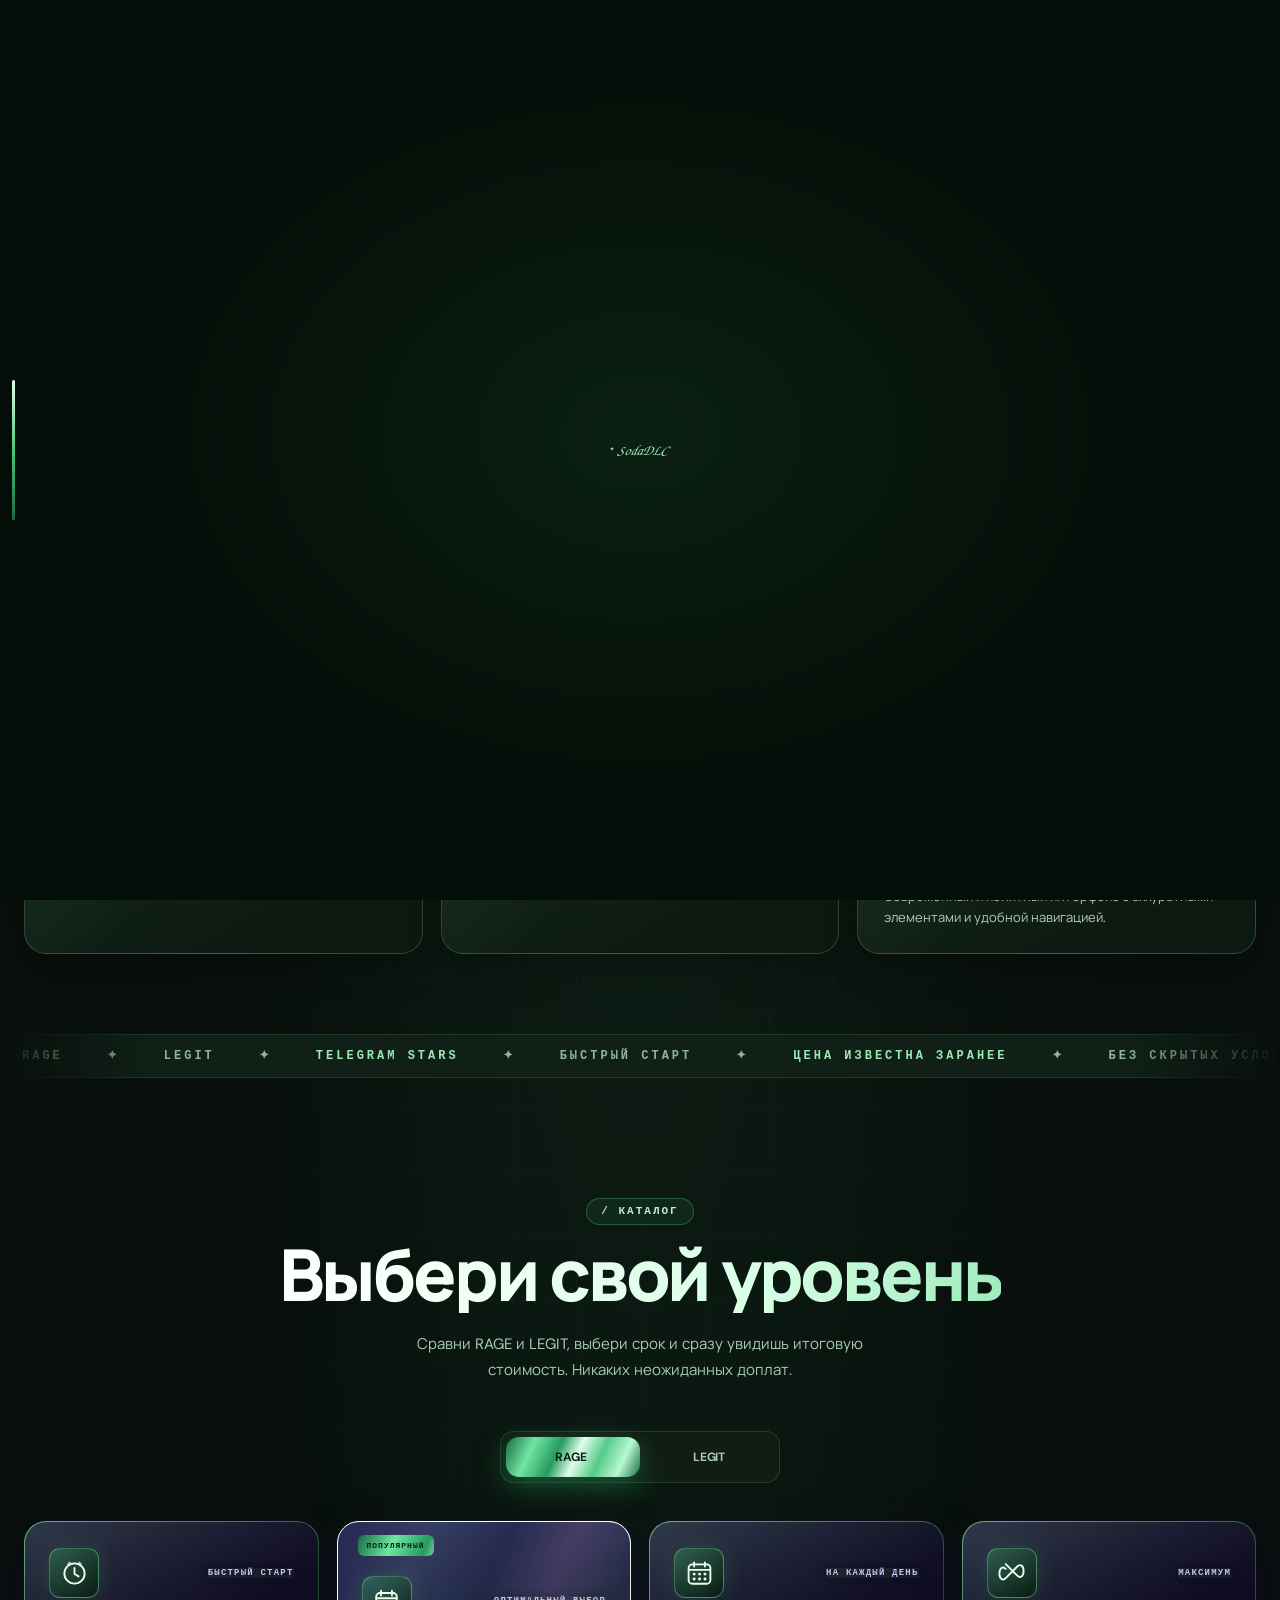
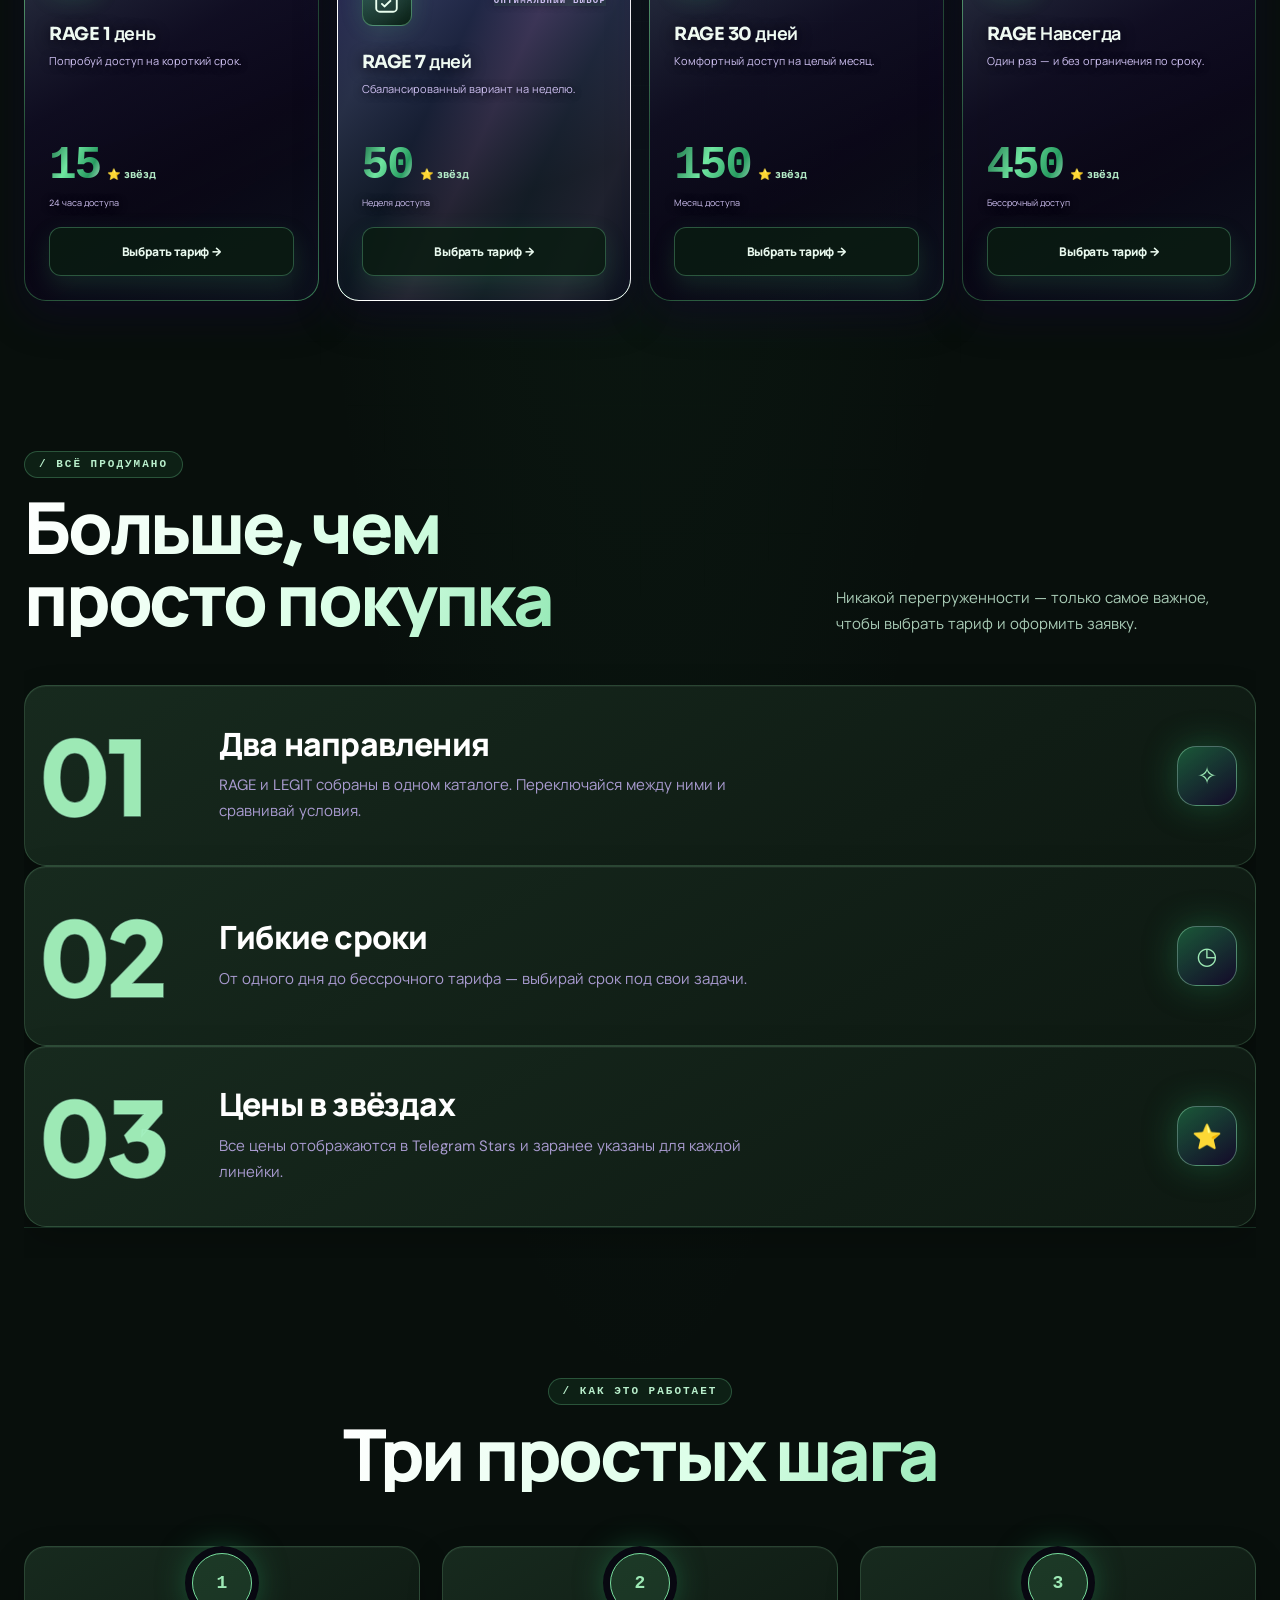
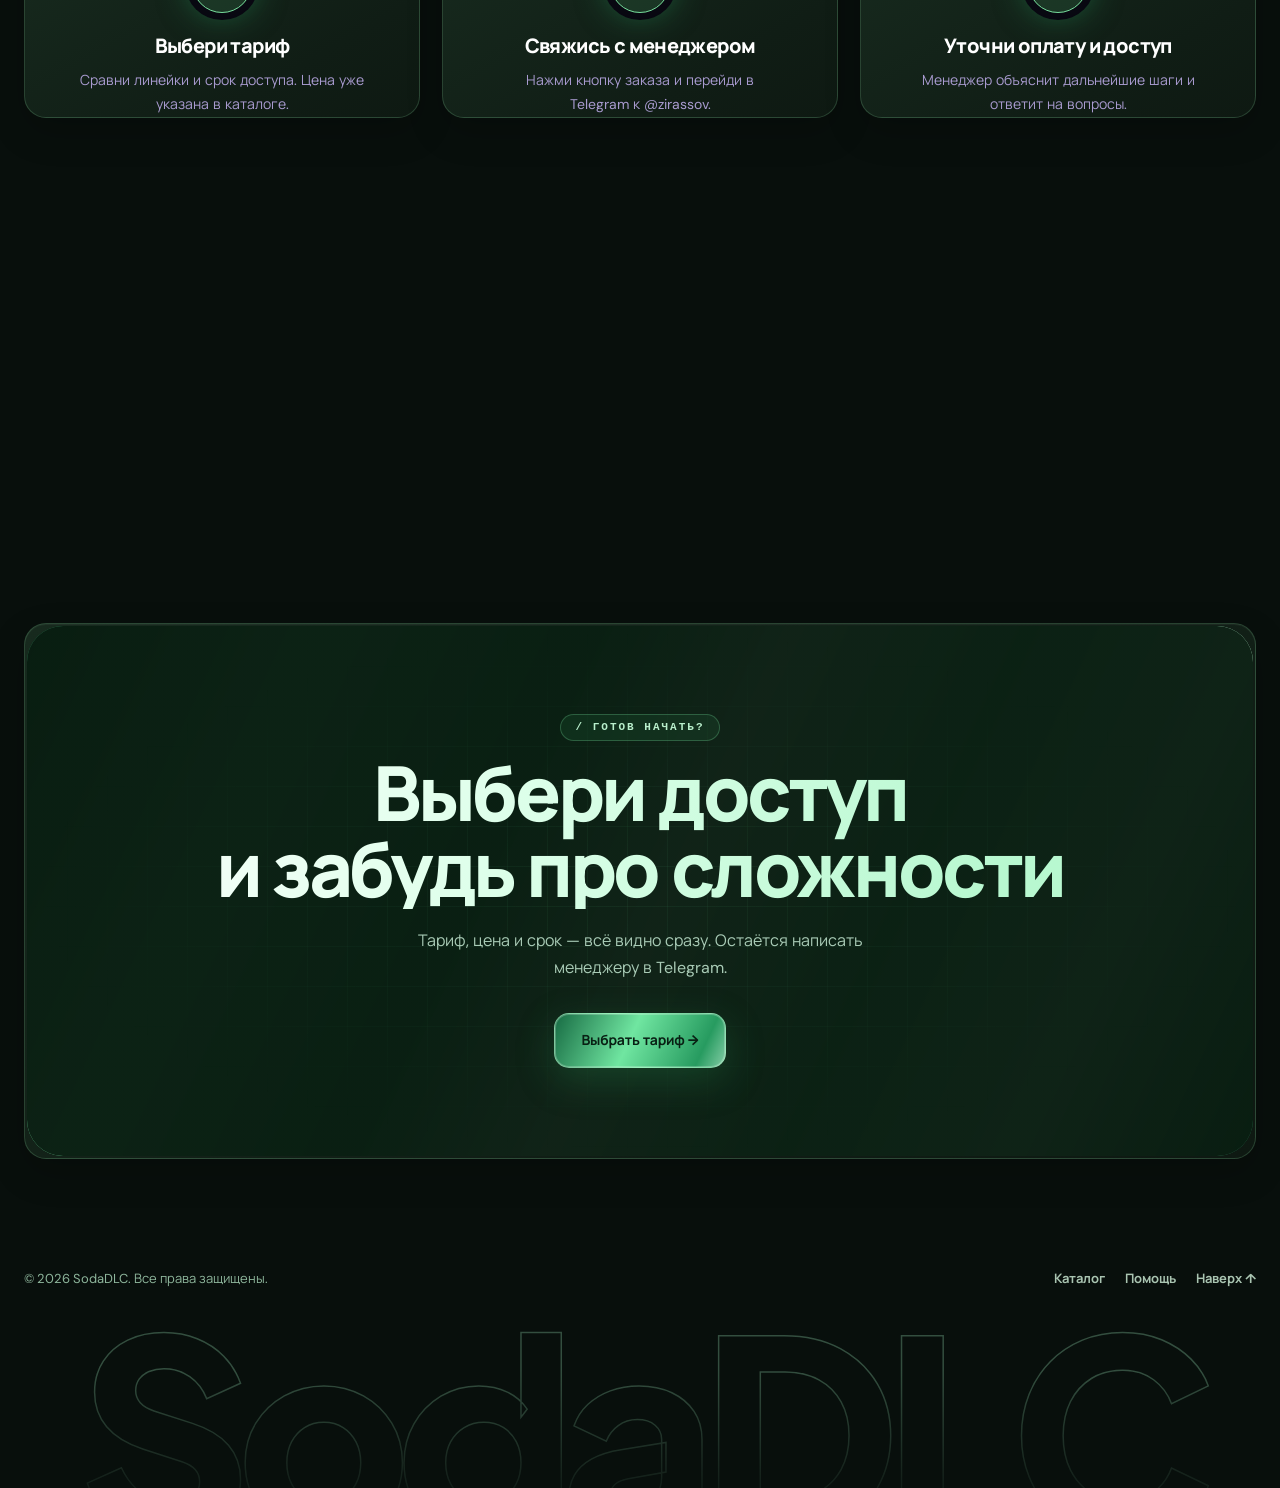
<file: src/index.html>
<!DOCTYPE html>
<html lang="ru">
<head>
<meta charset="UTF-8">
<meta name="viewport" content="width=device-width, initial-scale=1.0">
<meta name="theme-color" content="#080f0c">
<title>SodaDLC — Premium Digital Store</title>



















  <link rel="stylesheet" href="css/styles.css">

<style id="sodadlc-emerald-redesign">
:root{color-scheme:dark;--site-primary:#b9f3d0;--site-secondary:#14271f;--site-background:#080f0c;--site-on-primary:#07130d;--site-on-secondary:#e7f5ec;--site-on-background:#eff8f1;--bg:#080f0c;--panel:#101b15;--panel-2:#15251c;--line:rgba(170,224,190,.14);--muted:#9aafa1;--silver:#e0f2e6;--silver-2:#a9c4b1;--accent:#8de0ad;--green:#8de0ad}
html{scroll-behavior:smooth}body,#app{background:#080f0c!important;color:#eff8f1!important}
#app{background:radial-gradient(ellipse at 50% -12%,rgba(49,137,82,.16),transparent 48%),#080f0c!important}
.ambient.one{background:radial-gradient(circle,rgba(61,173,104,.13),transparent 68%)!important}.ambient.two{background:radial-gradient(circle,rgba(34,111,70,.12),transparent 68%)!important}
.x-nav{background:rgba(8,15,12,.9)!important;border-color:rgba(156,220,177,.13)!important}
.x-title{background:linear-gradient(110deg,#f2fff5 8%,#b9f3d0 52%,#69d995 92%)!important;background-clip:text!important;-webkit-background-clip:text!important;color:transparent!important}
.x-badge,.x-eyebrow{color:#9ce8b6!important;border-color:rgba(117,211,149,.24)!important;background:rgba(61,151,91,.09)!important}
.primary-btn,.auth-btn.primary,.telegram-link,.buy-btn{color:#07150c!important;background:linear-gradient(135deg,#baf3ce,#70d995)!important;border:1px solid rgba(202,255,218,.55)!important;box-shadow:0 9px 24px rgba(71,185,111,.16)!important;transition:transform .25s ease,box-shadow .25s ease!important}
.primary-btn:hover,.auth-btn.primary:hover,.telegram-link:hover,.buy-btn:hover{transform:translateY(-3px)!important;box-shadow:0 15px 30px rgba(71,185,111,.23)!important}
.x-rail .x-tilt,.product-card,.x-feat,.x-step,.faq-item,.x-cta{background:linear-gradient(150deg,#172a1e 0%,#101d15 70%,#0e1912 100%)!important;border:1px solid rgba(133,207,157,.22)!important;border-radius:22px!important;box-shadow:0 14px 36px rgba(0,0,0,.2),inset 0 1px rgba(255,255,255,.045)!important;transition:transform .32s cubic-bezier(.2,.8,.2,1),border-color .32s ease,box-shadow .32s ease!important}
.x-rail .x-tilt:hover,.product-card:hover,.x-feat:hover,.x-step:hover,.faq-item:hover{transform:translateY(-6px)!important;border-color:rgba(137,224,165,.48)!important;box-shadow:0 22px 42px rgba(0,0,0,.28)!important}
.x-rail .x-tilt .x-ico{color:#a8edbd!important;background:rgba(79,166,105,.13)!important;border:1px solid rgba(137,224,165,.24)!important;box-shadow:none!important}
.x-rail .x-tilt strong,.product-card h3,.product-card .product-title{color:#effaf2!important}.x-rail .x-tilt p,.product-card p,.product-card .description{color:#a9b9ad!important}
.x-rail .x-tilt strong em,.product-card .price,.product-card .product-price{color:#b9f3d0!important}
.tabs,.x-tabwrap .tabs{background:#101c14!important;border:1px solid rgba(137,224,165,.16)!important;border-radius:14px!important}
.tab.active{color:#08160d!important;background:linear-gradient(135deg,#baf3ce,#70d995)!important}
.modal-backdrop{background:rgba(3,10,6,.82)!important;backdrop-filter:blur(8px)!important}.modal,.cabinet{background:linear-gradient(155deg,#17271d,#0d1711)!important;border:1px solid rgba(137,224,165,.25)!important}
.field,.auth-field input{background:#0b150f!important;border-color:rgba(137,224,165,.2)!important;color:#effaf2!important}
.marquee{background:#102017!important;border-color:rgba(137,224,165,.12)!important;color:#9eb7a5!important}
.reveal{opacity:0;transform:translateY(20px);transition:opacity .7s ease,transform .7s cubic-bezier(.2,.8,.2,1)}.reveal.visible{opacity:1;transform:translateY(0)}
@media(prefers-reduced-motion:reduce){.reveal{opacity:1;transform:none;transition:none}.x-rail .x-tilt,.product-card,.x-feat,.x-step,.faq-item{transition:none!important}}
</style>\n<style id="sodadlc-final-emerald">

/* ===== SODADLC: FINAL EMERALD OVERRIDE ===== */
:root{
 --v1:#176b43;--v2:#26965d;--v3:#62d995;--v4:#a5f2c5;--v5:#dcffe9;--pink:#80e6ad;--ink:#070f0b;
 --chrome:linear-gradient(115deg,#176b43 0%,#70e6a1 20%,#279b60 38%,#e0ffeb 52%,#55cb88 68%,#b8f8d0 84%,#176b43 100%);
 --edge:linear-gradient(150deg,rgba(145,239,180,.68),rgba(66,181,117,.14) 38%,rgba(66,181,117,.06) 62%,rgba(92,220,143,.42));
}
html,body{background:#070f0b!important;color:#e9f8ee}
#app::before{background-image:linear-gradient(rgba(100,205,140,.045) 1px,transparent 1px),linear-gradient(90deg,rgba(100,205,140,.045) 1px,transparent 1px)!important}
#app::after{background:radial-gradient(closest-side,rgba(48,166,99,.17),transparent)!important}
body.no-gl{background:radial-gradient(ellipse at 20% 10%,#103b27,transparent 55%),radial-gradient(ellipse at 85% 70%,#12452b,transparent 55%),#070f0b!important}
#sparkles i{background:#d8ffe6!important;box-shadow:0 0 8px 2px rgba(120,235,160,.75)!important}
.topbar,.x-nav{background:linear-gradient(rgba(7,20,13,.9),rgba(7,20,13,.9)) padding-box,var(--edge) border-box!important;box-shadow:0 16px 50px rgba(0,35,18,.38)!important}
.brand-mark,.primary-btn,.nav-cta,.auth-btn.primary,.tab.active,.popular,.toast{background:var(--chrome)!important;background-size:240% 100%!important;color:#092014!important;border-color:rgba(190,255,211,.55)!important}
.nav a:not(.auth-btn),.x-links a.x-l{color:#bcebd0!important}
.nav a:not(.auth-btn):hover,.x-links a.x-l:hover{background:rgba(70,190,115,.15)!important;color:#fff!important}
.auth-btn,.ghost-btn,.buy-btn{border-color:rgba(117,218,157,.32)!important}
.auth-btn:hover,.ghost-btn:hover,.buy-btn:hover{border-color:#9df0bd!important;background-color:rgba(48,155,91,.18)!important}
.eyebrow,.x-badge{background:linear-gradient(rgba(9,27,17,.9),rgba(9,27,17,.9)) padding-box,var(--edge) border-box!important;color:#c9f6d9!important}
.hero h1,.x-title,.section-head h2,.faq-intro h2,.cta-box h2,.x-h2{
 background:linear-gradient(110deg,#fff 0%,#d9ffe6 28%,#76dfa0 52%,#c4f8d5 76%,#fff 100%)!important;
 background-size:240% 100%!important;-webkit-background-clip:text!important;background-clip:text!important;-webkit-text-fill-color:transparent!important;animation:emeraldShine 8s linear infinite!important
}
@keyframes emeraldShine{to{background-position:-240% 0}}
.hero-copy p,.hero-note,.section-head p,.desc,.price-note,.feature p,.step p,.faq-a,.cta-box p,.x-lead,.x-head p,.x-tilt p{color:#a9cbb6!important}
.hero-art{background:radial-gradient(closest-side at 50% 48%,rgba(64,185,111,.2),transparent 80%),linear-gradient(rgba(7,20,12,.86),rgba(7,20,12,.86)) padding-box,var(--edge) border-box!important}
.hero-art::before,.cta-box::before{background-image:linear-gradient(rgba(115,221,153,.055) 1px,transparent 1px),linear-gradient(90deg,rgba(115,221,153,.055) 1px,transparent 1px)!important}
.orbit{border-color:rgba(111,213,150,.23)!important}
.orbit-glow{background:radial-gradient(circle,rgba(68,194,116,.38),transparent 68%)!important}
.cube-face{background:linear-gradient(145deg,#e5ffed 0%,#9cebb9 22%,#238b52 50%,#caffd9 70%,#145c37 100%)!important;border-color:rgba(219,255,231,.7)!important;box-shadow:inset 0 2px 5px rgba(255,255,255,.7),inset 0 -16px 32px rgba(5,55,29,.45),0 0 75px rgba(65,195,115,.42),0 0 140px rgba(35,130,75,.16)!important}
.cube-logo{color:#103c25!important}
.float-chip,.proof-pill,.stat,.discount-note,.faq-item,.modal,.x-tabs,.tabs{background-color:rgba(9,26,16,.88)!important;border-color:rgba(108,201,143,.2)!important;color:#dff7e8!important}
.proof-pill i,.live-dot,.x-badge i{background:#78e6a0!important;box-shadow:0 0 10px #78e6a0!important}
.primary-btn{box-shadow:0 0 0 1px rgba(255,255,255,.22) inset,0 12px 38px rgba(39,150,87,.28)!important;animation:emeraldButton 7s linear infinite}
.primary-btn:hover{box-shadow:0 0 0 1px rgba(255,255,255,.4) inset,0 16px 48px rgba(49,180,103,.4)!important}
@keyframes emeraldButton{to{background-position:240% 0}}
.ghost-btn,.buy-btn{background:rgba(10,29,18,.82)!important;color:#e8f8ed!important}
.buy-btn:hover{background:var(--chrome)!important;color:#092014!important}
.kicker,.x-eyebrow{background:rgba(54,157,91,.12)!important;border-color:rgba(119,218,153,.28)!important;color:#b9efcc!important}
.tabs{background:rgba(9,24,15,.88)!important;border-color:rgba(111,205,146,.22)!important}
.tab{color:#a9cbb6!important}
.tab.active{color:#092014!important}
.product-card,.feature,.step{
 background-image:linear-gradient(155deg,rgba(16,47,29,.94),rgba(7,20,12,.98) 68%),var(--edge)!important;
 border-color:rgba(111,211,151,.24)!important;
}
.product-card::before,.feature::before,.step::before{background:linear-gradient(180deg,rgba(177,255,201,.13),transparent 55%)!important}
.product-card::after,.feature::after{background:radial-gradient(closest-side,rgba(66,190,112,.22),transparent)!important}
.product-card:hover,.feature:hover,.step:hover{box-shadow:0 24px 60px rgba(0,35,17,.5),0 0 38px rgba(57,174,103,.16)!important}
.product-card.featured{background-image:linear-gradient(155deg,rgba(20,65,39,.97),rgba(7,25,14,.98) 68%),var(--chrome)!important;box-shadow:0 0 54px rgba(48,170,96,.22)!important}
.product-icon,.feature-icon,.x-tilt .x-ico{background:linear-gradient(145deg,rgba(66,180,108,.36),rgba(8,30,17,.94))!important;border-color:rgba(137,230,169,.38)!important;color:#eafff0!important;box-shadow:0 0 22px rgba(61,174,104,.2)!important}
.product-tag,.x-tilt small{color:#83dba3!important}
.price,.stat strong,.step-num,.x-tilt strong{background:var(--chrome)!important;background-size:240% 100%!important;-webkit-background-clip:text!important;background-clip:text!important;-webkit-text-fill-color:transparent!important;animation:emeraldButton 8s linear infinite!important}
.currency,.x-tilt strong em{color:#b5edc9!important;-webkit-text-fill-color:#b5edc9!important}
.discount-note{background:rgba(20,57,34,.55)!important;border-color:rgba(109,208,145,.25)!important;color:#d9f9e4!important}
.faq-item:hover,.faq-item.open{border-color:rgba(128,225,161,.5)!important;box-shadow:0 0 32px rgba(52,164,95,.13)!important}
.faq-q{color:#f0fff4!important}
.cta-box,.x-cta-in{background:radial-gradient(closest-side at 50% 0%,rgba(58,176,101,.22),transparent 75%),linear-gradient(rgba(8,26,15,.96),rgba(8,26,15,.96)) padding-box,var(--chrome) border-box!important}
.modal{background:#0b1b11!important;border-color:rgba(111,205,146,.3)!important;box-shadow:0 40px 100px #000,0 0 65px rgba(38,140,78,.14)!important}
.modal input,.field{background:#07120b!important;border-color:rgba(111,205,146,.25)!important;color:#e9f8ee!important}
.modal input:focus,.field:focus{border-color:#70d997!important;box-shadow:0 0 0 3px rgba(77,183,112,.18)!important}
.footer,.footer a{color:#8eb69c!important}.footer a:hover{color:#eafff0!important}
.footer::before{background:linear-gradient(90deg,transparent,rgba(130,224,161,.45),transparent)!important}
#scrollBar{background:var(--chrome)!important;box-shadow:0 0 14px rgba(89,207,132,.5)!important}
::selection{background:#328b55!important;color:#fff!important}
::-webkit-scrollbar-thumb{background:linear-gradient(#65d891,#176b43)!important;border-color:#07120b!important}
::-webkit-scrollbar-track{background:#07120b!important}
.x-title::after{background:radial-gradient(closest-side,rgba(55,176,102,.26),transparent)!important}
.x-sub{color:#bfeccc!important}.x-sub b{color:#fff!important}
.x-rail{perspective:1100px}
.x-tilt{
 background:radial-gradient(260px circle at var(--gx) var(--gy),rgba(143,239,177,.19),transparent 70%),linear-gradient(155deg,rgba(16,51,30,.95),rgba(7,22,13,.98) 72%) padding-box,var(--edge) border-box!important;
 box-shadow:0 24px 60px rgba(0,25,12,.52)!important;overflow:hidden
}
.x-tilt::before{content:"";position:absolute;inset:-1px;border-radius:inherit;pointer-events:none;background:linear-gradient(115deg,transparent 15%,rgba(194,255,211,.08) 35%,rgba(126,232,160,.24) 50%,rgba(194,255,211,.06) 64%,transparent 82%);background-size:230% 100%;animation:emeraldCardSheen 7s ease-in-out infinite;mix-blend-mode:screen}
@keyframes emeraldCardSheen{0%,100%{background-position:130% 0;opacity:.42}50%{background-position:-30% 0;opacity:.9}}
.x-tilt:hover{box-shadow:0 30px 72px rgba(0,35,15,.56),0 0 34px rgba(68,185,111,.2)!important}
.x-tilt .x-ico{background:linear-gradient(145deg,rgba(78,191,117,.42),rgba(8,30,17,.92))!important}
.x-steps::before{background:rgba(110,208,146,.2)!important}
.x-steps::after{background:linear-gradient(90deg,#238b52,#9af0b8)!important;box-shadow:0 0 14px rgba(111,227,151,.5)!important}
.x-dot{border-color:#76d99b!important}
.x-cta-in{border-color:rgba(126,226,159,.35)!important}
.loader{background:radial-gradient(ellipse at 50% 48%,rgba(24,94,53,.24),transparent 58%),#050d08!important}
.loader-word,.loader-script,.loader-script .ls{color:#a9efc0!important;-webkit-text-fill-color:#a9efc0!important}
.loader-spark{color:#d8ffe5!important;text-shadow:0 0 18px rgba(113,233,155,.6)!important}
.loader-bar{background:rgba(110,207,145,.22)!important}
.loader-bar::after{background:linear-gradient(#e1ffea,#45c77b,#176b43)!important;box-shadow:0 0 14px rgba(87,219,133,.42)!important}
.loader-line{background:#173322!important}
.loader-line::after{background:linear-gradient(90deg,transparent,#9af0b8,transparent)!important}
.loader-logo{background:linear-gradient(145deg,#e1ffea,#45c77b,#176b43)!important;box-shadow:0 0 55px rgba(65,190,110,.3)!important}
.loader-name{color:#dfffea!important}
@media(prefers-reduced-motion:reduce){.hero h1,.x-title,.primary-btn,.cta-box,.x-tilt::before{animation:none!important}}
/* Remove legacy violet text and chrome on any remaining component */
[class*="violet"],.violet{color:#a9efc0!important}


/* ===== SODADLC: FINAL EMERALD OVERRIDE END ===== */
</style>

<style id="sodadlc-remove-legit-faq-and-steps-line">
/* SodaDLC cleanup: remove LEGIT pricing FAQ card and steps connector */
.x-steps::before,.x-steps::after{display:none!important;content:none!important}
.faq-list .faq-item:nth-child(3){display:none!important}
</style>

<style id="sodadlc-desktop-motion-refinement">
/* SODADLC DESKTOP MOTION REFINEMENT */
.loader{z-index:99999!important;display:grid!important;opacity:1;visibility:visible}
.loader.done{opacity:0!important;visibility:hidden!important}
.loader-spark{animation-play-state:running!important}
.loader-word{animation-duration:2.2s!important}
.loader-script{animation-duration:5.2s!important}
.loader-bar::after{animation-duration:5.8s!important}
@media(min-width:901px) and (pointer:fine){
.x-cta{animation-duration:16s!important}
  .x-steps::after{transition-duration:2.4s!important}
  .x-step,.x-feat,.x-tilt,.product-card,.faq-item,.primary-btn,.ghost-btn,.buy-btn,.nav a,.x-dot,.x-fi{
    transition-duration:.65s!important;
  }
  #productGrid .product-card{animation-duration:1s!important}
  #sparkles i{animation-duration:calc(var(--d,6s)*1.7)!important}
  .reveal{transition-duration:1.15s!important}
  .x-num{transition-duration:.9s!important}
  .x-cta-in::before{animation-duration:28s!important}
}
</style>
<style id="sodadlc-smooth-desktop-final">
@media(min-width:901px) and (pointer:fine){
 .x-rail .x-tilt{transition:transform 1.05s cubic-bezier(.22,.75,.25,1),box-shadow 1.05s ease,border-color 1.05s ease!important;transform:perspective(1400px) rotateX(calc(var(--rx,0deg)*.22)) rotateY(calc(var(--ry,0deg)*.22)) translateZ(0)!important;box-shadow:0 18px 48px rgba(0,0,0,.22)!important}
 .x-rail .x-tilt:hover{transform:perspective(1400px) rotateX(calc(var(--rx,0deg)*.22)) rotateY(calc(var(--ry,0deg)*.22)) translateY(-4px)!important}
 .x-rail .x-tilt strong,.x-title,.hero h1,.gradient-text{animation-duration:18s!important;animation-timing-function:ease-in-out!important}
 .x-tilt::before{animation:emeraldCardSheen 18s ease-in-out infinite!important}
 .x-badge i{animation-duration:4.5s!important}.x-scroll::after{animation-duration:3.4s!important}
 .mq-track{animation-duration:78s!important}#sparkles i{animation-duration:14s!important}
 body::before,body::after,#app::after{animation-duration:65s!important}
 .primary-btn::after,.buy-btn::after,.nav-cta::before,.auth-btn.primary::before,.buy-btn::before{animation-duration:18s!important}
 #productGrid .product-card{animation-duration:1.5s!important;transition-duration:1s!important}
 .x-feat,.x-step,.faq-item,.primary-btn,.ghost-btn,.buy-btn,.nav a,.x-dot,.x-fi,.product-card{transition-duration:.85s!important;transition-timing-function:cubic-bezier(.22,.75,.25,1)!important}
 .reveal{transition-duration:1.35s!important;transition-timing-function:cubic-bezier(.22,.75,.25,1)!important}
}
</style>
<style id="sodadlc-desktop-cinematic-motion">
/* DESKTOP CINEMATIC MOTION: intentionally restrained, slow and smooth */
@media (min-width:901px) and (pointer:fine){
 .loader{transition:opacity 1.25s cubic-bezier(.22,.61,.36,1),visibility 1.25s!important}
 .loader-word{animation:wordIn 2.4s .35s cubic-bezier(.16,1,.3,1) both!important}
 .loader-script{animation:wordWipe 5.8s .55s cubic-bezier(.22,.61,.36,1) forwards!important}
 .loader-spark{animation:sparkIn 2.4s .35s cubic-bezier(.16,1,.3,1) both!important}
 .loader-bar::after{animation:barFill 6.8s cubic-bezier(.22,.61,.36,1) forwards!important}
 .cold-mist i:nth-child(1){animation-duration:58s!important}.cold-mist i:nth-child(2){animation-duration:72s!important}.cold-mist i:nth-child(3){animation-duration:82s!important}.cold-mist i:nth-child(4){animation-duration:68s!important}
 body::before,body::after{animation-duration:70s!important}#glow{transition:transform 1.1s cubic-bezier(.22,.61,.36,1)!important}
 .cube{animation-duration:12s!important}.orbit{animation-duration:18s!important}.orbit:before{animation-duration:70s!important}.orbit-glow{animation-duration:14s!important}
 .gradient-text{animation-duration:18s!important}.brand-mark:after{animation-duration:12s!important}.brand-mark,.product-icon,.feature-icon{animation-duration:16s!important}
 .primary-btn:before,.nav-cta:before,.auth-btn.primary:before,.buy-btn:before,.telegram-link:before{animation-duration:14s!important}
 .mq-track{animation-duration:100s!important}#sparkles i{animation-duration:20s!important}
 .reveal{transition:opacity 1.2s cubic-bezier(.22,.61,.36,1),transform 1.2s cubic-bezier(.22,.61,.36,1)!important}
 .product-card,.feature,.step,.x-tilt,.x-feat,.x-step,.faq-item,.primary-btn,.ghost-btn,.buy-btn,.nav a,.x-dot,.x-fi,.modal,.modal-backdrop,.faq-q span:last-child{transition-duration:1s!important;transition-timing-function:cubic-bezier(.22,.61,.36,1)!important}
 .product-card:after,.feature:after,.step:after,.proof-pill:after{transition-duration:1.4s!important}.x-tilt::before{animation-duration:22s!important}.x-cta{animation-duration:24s!important}
}
</style>
<style id="sodadlc-cabinet-emerald-premium">
/* SODADLC CABINET — EMERALD PREMIUM */
#cabinetModal .modal.cabinet{
 width:min(1040px,100%)!important;max-height:min(92vh,960px)!important;
 border:1px solid rgba(125,218,153,.28)!important;border-radius:28px!important;
 background:radial-gradient(ellipse at 8% 0%,rgba(56,150,88,.22),transparent 38%),radial-gradient(ellipse at 100% 100%,rgba(37,104,65,.13),transparent 42%),linear-gradient(145deg,#111d15 0%,#0b120e 68%,#0a100c 100%)!important;
 box-shadow:0 36px 120px rgba(0,0,0,.72),0 0 55px rgba(61,163,94,.10),inset 0 1px rgba(255,255,255,.07)!important;
}
#cabinetModal .modal.cabinet:before{content:"";position:absolute;inset:-35%;z-index:0;pointer-events:none;background:conic-gradient(from 25deg,transparent 0 25%,rgba(86,196,119,.08) 32%,transparent 40% 65%,rgba(114,222,149,.07) 72%,transparent 80%);filter:blur(42px);animation:shaderOrbit 70s linear infinite}
#cabinetModal .modal-head{position:sticky;top:0;z-index:5;padding:25px 30px 21px!important;background:rgba(10,19,13,.88)!important;border-bottom:1px solid rgba(133,218,158,.16)!important;backdrop-filter:blur(22px)}
#cabinetModal .modal-head h3{color:#effaf1!important;font-size:27px!important;letter-spacing:-1.1px}
#cabinetModal .modal-head .kicker{color:#7fd49a!important;letter-spacing:2px}
#cabinetModal .cabinet-body{padding:28px 30px 32px!important;position:relative;z-index:1}
#cabinetModal .cabinet-hero{padding:28px!important;border:1px solid rgba(133,218,158,.25)!important;border-radius:23px!important;background:radial-gradient(circle at 12% 20%,rgba(78,174,105,.19),transparent 50%),linear-gradient(115deg,rgba(27,58,37,.88),rgba(15,29,20,.94))!important;box-shadow:0 18px 48px rgba(0,0,0,.22),inset 0 1px rgba(255,255,255,.07)!important}
#cabinetModal .cabinet-hero:after{color:rgba(160,235,178,.055)!important}
#cabinetModal .cabinet-avatar{width:68px;height:68px;flex-basis:68px;border-radius:21px!important;color:#092012!important;background:linear-gradient(145deg,#d9ffe2,#7bd996 65%,#b5f5c4)!important;box-shadow:0 0 0 5px rgba(119,217,148,.09),0 10px 32px rgba(63,176,99,.22)!important;animation:none!important}
#cabinetModal .cabinet-greeting{color:#8ed9a4!important;font-size:10px!important;letter-spacing:2px!important}
#cabinetModal .cabinet-hero h4{color:#f1fff3!important;font-size:27px!important}
#cabinetModal .cabinet-hero p{color:#a9c3af!important;font-size:12px!important}
#cabinetModal .role-chip{border-color:rgba(135,223,158,.3)!important;background:rgba(72,156,94,.16)!important;color:#b9f2c7!important;box-shadow:0 0 24px rgba(75,177,105,.08)}
#cabinetModal .cabinet-section-title h4{color:#eaffed!important;font-size:15px!important}
#cabinetModal .cabinet-section-title p{color:#8ca895!important;font-size:11px!important}
#cabinetModal .cabinet-metrics{gap:14px!important}
#cabinetModal .cabinet-metric{padding:20px!important;border:1px solid rgba(129,202,148,.19)!important;border-radius:19px!important;background:linear-gradient(145deg,rgba(28,57,37,.78),rgba(13,26,17,.92))!important;box-shadow:inset 0 1px rgba(255,255,255,.045),0 12px 28px rgba(0,0,0,.12)!important}
#cabinetModal .cabinet-metric span{color:#8eae96!important;font-size:10px!important}
#cabinetModal .cabinet-metric strong{color:#eaffed!important;font-size:22px!important}
#cabinetModal .cabinet-metric small{color:#83a08a!important;font-size:10px!important}
#cabinetModal .cabinet-info-card{padding:21px!important;border:1px solid rgba(129,202,148,.17)!important;border-radius:19px!important;background:rgba(19,39,25,.62)!important}
#cabinetModal .cabinet-info-card h4{color:#eaffed!important;font-size:13px!important}
#cabinetModal .cabinet-info-row{border-top-color:rgba(129,202,148,.12)!important;font-size:11px!important}
#cabinetModal .cabinet-info-row span{color:#91aa97!important}
#cabinetModal .cabinet-info-row strong{color:#e0f6e5!important}
#cabinetModal .admin-panel{border-color:rgba(129,202,148,.22)!important;border-radius:20px!important;background:linear-gradient(145deg,rgba(31,68,42,.42),rgba(13,26,17,.72))!important}
#cabinetModal .admin-panel h4{color:#eaffed!important}#cabinetModal .admin-panel>p{color:#9db5a2!important}
#cabinetModal .admin-list-item{border-color:rgba(129,202,148,.14)!important;background:rgba(7,17,10,.38)!important}
#cabinetModal .admin-list-item strong{color:#eaffed!important}#cabinetModal .admin-list-item span{color:#91aa97!important}
#cabinetModal .admin-owner-tag{color:#b9f2c7!important}
#cabinetModal .admin-notice{color:#819b88!important}
#cabinetModal .cabinet-footer{border-top-color:rgba(129,202,148,.17)!important}
#cabinetModal .cabinet-footer>span{color:#86a08d!important;letter-spacing:1px}
#cabinetModal .cabinet-actions .auth-btn{min-height:44px;border-radius:13px!important}
#cabinetModal .cabinet-actions .auth-btn.primary{background:linear-gradient(135deg,#8de6a5,#4fb875)!important;color:#082011!important;border:0!important;box-shadow:0 8px 22px rgba(69,176,101,.2)!important}
#cabinetModal .close{color:#d7f4de!important;border-color:rgba(133,218,158,.2)!important;background:rgba(90,155,106,.12)!important}
@media(max-width:700px){
 #cabinetModal{padding:8px!important;align-items:center!important}
 #cabinetModal .modal.cabinet{width:100%!important;max-height:96dvh!important;border-radius:22px!important}
 #cabinetModal .modal-head{padding:19px 17px 16px!important}
 #cabinetModal .modal-head h3{font-size:22px!important}
 #cabinetModal .cabinet-body{padding:16px!important}
 #cabinetModal .cabinet-hero{padding:18px!important;gap:14px!important}
 #cabinetModal .cabinet-user{gap:12px!important}
 #cabinetModal .cabinet-avatar{width:54px;height:54px;flex-basis:54px;border-radius:17px!important;font-size:21px!important}
 #cabinetModal .cabinet-greeting{font-size:8px!important;letter-spacing:1.2px!important}
 #cabinetModal .cabinet-hero h4{font-size:21px!important}
 #cabinetModal .cabinet-hero p{font-size:10px!important;line-height:1.5}
 #cabinetModal .role-chip{font-size:8px!important;padding:7px 9px!important}
 #cabinetModal .cabinet-section-title{margin:22px 0 11px!important}
 #cabinetModal .cabinet-metrics{grid-template-columns:1fr 1fr!important;gap:9px!important}
 #cabinetModal .cabinet-metric{padding:14px!important;border-radius:15px!important}
 #cabinetModal .cabinet-metric:last-child{grid-column:1/-1}
 #cabinetModal .cabinet-metric strong{font-size:18px!important}
 #cabinetModal .cabinet-content-grid{grid-template-columns:1fr!important;gap:10px!important}
 #cabinetModal .cabinet-info-card{padding:16px!important}
 #cabinetModal .admin-panel{padding:16px!important}
 #cabinetModal .admin-create-grid{grid-template-columns:1fr!important}
 #cabinetModal .cabinet-footer{align-items:stretch!important;flex-direction:column!important;gap:14px!important}
 #cabinetModal .cabinet-actions{display:grid!important;grid-template-columns:1fr 1fr!important;gap:8px!important}
 #cabinetModal .cabinet-actions .auth-btn{padding:11px 8px!important;font-size:11px!important}
}
</style>
<style id="sodadlc-final-emerald-auth-cabinet">
/* FINAL EMERALD OVERRIDE — auth, registration and personal cabinet */
#authModal .modal,#cabinetModal .modal.cabinet{color:#eff8f1!important;background:radial-gradient(ellipse at 12% 0%,rgba(49,145,86,.22),transparent 48%),radial-gradient(ellipse at 100% 100%,rgba(25,103,62,.14),transparent 46%),linear-gradient(145deg,#102018 0%,#0b1510 58%,#08100c 100%)!important;border:1px solid rgba(112,210,145,.28)!important;box-shadow:0 32px 100px rgba(0,0,0,.72),0 0 48px rgba(43,155,83,.12),inset 0 1px rgba(225,255,234,.07)!important}
#authModal .modal-head,#cabinetModal .modal-head{background:rgba(10,25,16,.82)!important;border-bottom:1px solid rgba(112,210,145,.16)!important;color:#eff8f1!important}
#authModal .kicker,#cabinetModal .kicker{color:#85d9a2!important}
#authModal #authTitle,#cabinetModal #cabinetTitle{color:#f0fff4!important}
#authModal .auth-field,#authModal label{color:#c5dfcd!important}
#authModal .field,#authModal input,#authModal .auth-field input{color:#effff3!important;background:rgba(5,17,10,.82)!important;border:1px solid rgba(118,194,139,.28)!important;box-shadow:inset 0 1px 8px rgba(0,0,0,.2)!important}
#authModal .field:focus,#authModal input:focus{outline:none!important;border-color:rgba(111,224,148,.72)!important;box-shadow:0 0 0 3px rgba(69,180,105,.13)!important}
#authModal .field::placeholder,#authModal input::placeholder{color:#718b78!important}
#authModal .telegram-link,#authModal #authSubmit{color:#07150c!important;background:linear-gradient(110deg,#a9efbd,#55c77d 58%,#36a965)!important;border:1px solid rgba(177,255,197,.42)!important;box-shadow:0 10px 30px rgba(49,166,91,.22),inset 0 1px rgba(255,255,255,.38)!important}
#authModal .auth-switch{color:#a9c5b1!important}
#authModal .auth-switch button{color:#8ee5a9!important}
#authModal .modal-hint{color:#829b89!important}
#authModal .auth-error{color:#ff9b9b!important}
#cabinetModal .modal.cabinet:before{background:conic-gradient(from 20deg,transparent 0 20%,rgba(74,195,112,.12) 27%,transparent 35% 58%,rgba(39,132,76,.10) 66%,transparent 74%)!important}
#cabinetModal .modal-head{background:rgba(9,24,14,.82)!important;border-bottom-color:rgba(112,210,145,.16)!important}
#cabinetModal .cabinet-hero{border:1px solid rgba(112,210,145,.24)!important;background:radial-gradient(circle at 15% 20%,rgba(62,174,99,.19),transparent 48%),linear-gradient(110deg,rgba(23,66,39,.55),rgba(11,31,18,.82))!important;box-shadow:0 12px 38px rgba(18,91,43,.14),inset 0 1px rgba(255,255,255,.07)!important}
#cabinetModal .cabinet-avatar{color:#eaffef!important;background:linear-gradient(145deg,#267b47,#123b25)!important;box-shadow:0 0 0 5px rgba(89,190,119,.10),0 0 30px rgba(63,173,96,.25),inset 0 1px rgba(255,255,255,.24)!important}
#cabinetModal .cabinet-greeting,#cabinetModal .cabinet-section-title h4{color:#effff3!important}
#cabinetModal .role-chip{color:#a9edbd!important;border-color:rgba(112,210,145,.32)!important;background:linear-gradient(110deg,rgba(52,145,79,.22),rgba(24,89,48,.16))!important;box-shadow:0 0 20px rgba(57,160,88,.10)!important}
#cabinetModal .cabinet-metric,#cabinetModal .cabinet-info-card{color:#e9f8ed!important;border-color:rgba(112,190,133,.19)!important;background:linear-gradient(145deg,rgba(22,49,30,.78),rgba(10,25,15,.82))!important;box-shadow:inset 0 1px rgba(255,255,255,.045)!important}
#cabinetModal .cabinet-metric strong,#cabinetModal .cabinet-info-row strong{color:#eaffef!important}
#cabinetModal .cabinet-metric span,#cabinetModal .cabinet-info-row span{color:#9db8a4!important}
#cabinetModal .admin-panel{border-color:rgba(112,210,145,.26)!important;background:linear-gradient(145deg,rgba(31,91,49,.24),rgba(10,29,17,.78))!important}
#cabinetModal .admin-list-item{border-color:rgba(112,190,133,.16)!important;background:rgba(8,24,13,.55)!important;color:#e7f6eb!important}
#cabinetModal .cabinet-footer,#cabinetModal .cabinet-actions{border-color:rgba(112,190,133,.16)!important}
#cabinetModal button:not(.close){color:#eaffef!important;border-color:rgba(112,190,133,.28)!important;background:linear-gradient(145deg,rgba(31,83,46,.76),rgba(14,43,24,.88))!important}
#cabinetModal button.primary,#cabinetModal .primary{color:#07150c!important;background:linear-gradient(110deg,#a9efbd,#55c77d 58%,#36a965)!important;border-color:rgba(177,255,197,.42)!important}
#authModal .close,#cabinetModal .close{color:#b8d8c1!important;background:rgba(20,54,31,.55)!important;border-color:rgba(112,190,133,.2)!important}
#authModal .telegram-link:hover,#authModal #authSubmit:hover,#cabinetModal button:hover{filter:brightness(1.08)!important}
@media(max-width:700px){#authModal .modal,#cabinetModal .modal.cabinet{background:radial-gradient(ellipse at 10% 0%,rgba(49,145,86,.20),transparent 48%),linear-gradient(150deg,#102018,#09130d)!important}}
</style>
<style id="sodadlc-hotfix-feature-auth-cabinet">
/* SODADLC HOTFIX: restore feature cards + force emerald auth/cabinet above legacy rules */
.x-hero .x-rail{display:grid!important;visibility:visible!important;opacity:1!important;position:relative!important;z-index:2!important;grid-template-columns:repeat(3,minmax(0,1fr))!important;gap:18px!important;width:100%!important;height:auto!important;max-height:none!important;overflow:visible!important;margin:76px auto 0!important;}
.x-hero .x-rail>.x-tilt{display:block!important;visibility:visible!important;opacity:1!important;position:relative!important;min-width:0!important;min-height:210px!important;transform:none!important;clip-path:none!important;filter:none!important;}
.x-hero .x-rail>.x-tilt strong{display:block!important;color:#effff3!important;-webkit-text-fill-color:#effff3!important;background:none!important;}
.x-hero .x-rail>.x-tilt small{color:#9de5b2!important}.x-hero .x-rail>.x-tilt p{color:#b4c9ba!important}
.x-hero .x-rail>.x-tilt .x-ico{color:#c9f8d6!important;background:linear-gradient(145deg,rgba(67,166,98,.38),rgba(12,39,22,.92))!important;border-color:rgba(128,222,155,.38)!important}
.x-hero .x-rail>.x-tilt{background:radial-gradient(260px circle at var(--gx,50%) var(--gy,0%),rgba(116,224,148,.13),transparent 72%),linear-gradient(150deg,#172b1e,#0c1911 78%)!important;border:1px solid rgba(133,207,157,.25)!important;border-radius:22px!important;box-shadow:0 14px 36px rgba(0,0,0,.24),inset 0 1px rgba(255,255,255,.05)!important}
@media(max-width:900px){.x-hero .x-rail{grid-template-columns:1fr!important;margin-top:48px!important}.x-hero .x-rail>.x-tilt{min-height:170px!important}}
#authModal .modal,#cabinetModal .modal.cabinet{color:#eff8f1!important;background:radial-gradient(ellipse at 12% 0%,rgba(49,145,86,.20),transparent 48%),radial-gradient(ellipse at 100% 100%,rgba(25,103,62,.12),transparent 46%),linear-gradient(145deg,#102018 0%,#0b1510 58%,#08100c 100%)!important;border:1px solid rgba(112,210,145,.30)!important;box-shadow:0 32px 100px rgba(0,0,0,.72),0 0 48px rgba(43,155,83,.12),inset 0 1px rgba(225,255,234,.07)!important}
#authModal .modal-head,#cabinetModal .modal-head{background:rgba(10,25,16,.92)!important;border-bottom:1px solid rgba(112,210,145,.20)!important;color:#eff8f1!important}
#authModal .kicker,#cabinetModal .kicker{color:#85d9a2!important}#authModal #authTitle,#cabinetModal #cabinetTitle{color:#f0fff4!important;background:none!important;-webkit-text-fill-color:#f0fff4!important;animation:none!important}
#authModal .auth-field,#authModal label{color:#c5dfcd!important}#authModal .field,#authModal input,#authModal .auth-field input{color:#effff3!important;background:rgba(5,17,10,.92)!important;border:1px solid rgba(118,194,139,.32)!important;box-shadow:inset 0 1px 8px rgba(0,0,0,.2)!important}
#authModal .field:focus,#authModal input:focus{outline:none!important;border-color:rgba(111,224,148,.72)!important;box-shadow:0 0 0 3px rgba(69,180,105,.13)!important}#authModal .field::placeholder,#authModal input::placeholder{color:#718b78!important}
#authModal .telegram-link,#authModal #authSubmit{color:#07150c!important;background:linear-gradient(110deg,#a9efbd,#55c77d 58%,#36a965)!important;border:1px solid rgba(177,255,197,.42)!important;box-shadow:0 10px 30px rgba(49,166,91,.22),inset 0 1px rgba(255,255,255,.38)!important}
#authModal .auth-switch{color:#a9c5b1!important}#authModal .auth-switch button{color:#8ee5a9!important}#authModal .modal-hint{color:#829b89!important}#authModal .auth-error{color:#ff9b9b!important}
#cabinetModal .modal.cabinet:before{background:conic-gradient(from 20deg,transparent 0 20%,rgba(74,195,112,.12) 27%,transparent 35% 58%,rgba(39,132,76,.10) 66%,transparent 74%)!important}
#cabinetModal .cabinet-hero{border:1px solid rgba(112,210,145,.25)!important;background:radial-gradient(circle at 15% 20%,rgba(62,174,99,.19),transparent 48%),linear-gradient(110deg,rgba(23,66,39,.55),rgba(11,31,18,.82))!important}
#cabinetModal .cabinet-avatar{color:#eaffef!important;background:linear-gradient(145deg,#267b47,#123b25)!important;box-shadow:0 0 0 5px rgba(89,190,119,.10),0 0 30px rgba(63,173,96,.25),inset 0 1px rgba(255,255,255,.24)!important}
#cabinetModal .cabinet-greeting,#cabinetModal .cabinet-section-title h4{color:#effff3!important}#cabinetModal .role-chip{color:#a9edbd!important;border-color:rgba(112,210,145,.32)!important;background:linear-gradient(110deg,rgba(52,145,79,.22),rgba(24,89,48,.16))!important}
#cabinetModal .cabinet-metric,#cabinetModal .cabinet-info-card{color:#e9f8ed!important;border-color:rgba(112,190,133,.22)!important;background:linear-gradient(145deg,rgba(22,49,30,.88),rgba(10,25,15,.92))!important}
#cabinetModal .cabinet-metric strong,#cabinetModal .cabinet-info-row strong{color:#eaffef!important}#cabinetModal .cabinet-metric span,#cabinetModal .cabinet-info-row span{color:#9db8a4!important}
#cabinetModal .admin-panel{border-color:rgba(112,210,145,.28)!important;background:linear-gradient(145deg,rgba(31,91,49,.24),rgba(10,29,17,.84))!important}#cabinetModal .admin-list-item{border-color:rgba(112,190,133,.18)!important;background:rgba(8,24,13,.65)!important;color:#e7f6eb!important}
#cabinetModal .cabinet-footer,#cabinetModal .cabinet-actions{border-color:rgba(112,190,133,.18)!important}#cabinetModal button:not(.close){color:#eaffef!important;border-color:rgba(112,190,133,.30)!important;background:linear-gradient(145deg,rgba(31,83,46,.82),rgba(14,43,24,.92))!important}#cabinetModal button.primary,#cabinetModal .primary{color:#07150c!important;background:linear-gradient(110deg,#a9efbd,#55c77d 58%,#36a965)!important;border-color:rgba(177,255,197,.42)!important}
#authModal .close,#cabinetModal .close{color:#b8d8c1!important;background:rgba(20,54,31,.65)!important;border-color:rgba(112,190,133,.24)!important}
</style>

<style id="sodadlc-faq-hover-emerald-fix">
/* FAQ cards: keep hover/focus states emerald, never purple */
.faq-list .faq-item,
.faq-list .faq-item:hover,
.faq-list .faq-item:focus-within,
.faq-list .faq-item.open:hover{
  background:linear-gradient(150deg,#172a1e 0%,#101d15 70%,#0e1912 100%)!important;
  background-color:#101d15!important;
  border-color:rgba(133,207,157,.28)!important;
}
.faq-list .faq-item:hover,
.faq-list .faq-item:focus-within,
.faq-list .faq-item.open:hover{
  border-color:rgba(137,224,165,.52)!important;
  box-shadow:0 14px 34px rgba(0,0,0,.24),0 0 24px rgba(52,164,95,.12)!important;
}
.faq-list .faq-q,
.faq-list .faq-q:hover,
.faq-list .faq-q:focus,
.faq-list .faq-q:focus-visible{
  color:#f0fff4!important;
  background:transparent!important;
  outline-color:rgba(137,224,165,.45)!important;
}
.faq-list .faq-q span:last-child{color:#9fe5b5!important}
</style>
</head>
<body>
<div class="loader" id="loader" aria-label="SodaDLC"><i class="loader-bar"></i><div class="loader-word"><span class="loader-spark">✦</span><span class="loader-script"><span class="ls">S</span>odaDLC</span></div></div>
<canvas id="shader" aria-hidden="true"></canvas>

<div id="app">
  <div class="ambient one"></div><div class="ambient two"></div><div class="noise"></div>
  <div id="glow" aria-hidden="true"></div>
  <header class="x-nav" id="xnav">
    <a class="x-brand" href="#home"><span class="brand-mark">S</span>SodaDLC</a>
    <nav class="x-links"><a class="x-l" href="#catalog">Каталог</a><a class="x-l" href="#benefits">Преимущества</a><a class="x-l" href="#faq">FAQ</a><div class="auth-actions" id="authActions"><button class="auth-btn" onclick="openAuth('login')">Войти</button><button class="auth-btn primary" onclick="openAuth('register')">Регистрация</button></div></nav>
  </header>
  <main>
    <section class="x-wrap x-hero" id="home">
      <canvas class="x-orb" aria-hidden="true"></canvas>
      <div class="x-badge"><i></i>Premium access</div>
      <h1 class="x-title">SodaDLC</h1>
      <div class="x-sub">Твой доступ. <b>Твои правила.</b></div>
      <p class="x-lead">Сравни тарифы RAGE и LEGIT, заранее увидь точную стоимость и оформи доступ через менеджера в Telegram — спокойно и без скрытых условий.</p>
      <div class="x-cta-row"><button class="primary-btn" onclick="document.querySelector('#catalog').scrollIntoView({behavior:'smooth'})">Смотреть тарифы <span>→</span></button><button class="ghost-btn" onclick="document.querySelector('#benefits').scrollIntoView({behavior:'smooth'})">Почему SodaDLC</button></div>
      <div class="x-rail">
<article class="x-tilt" style="--i:0"><div class="x-ico" aria-hidden="true"><svg viewBox="0 0 24 24"><path d="M12 3 4.5 6v5.2c0 4.6 3.1 7.8 7.5 9.8 4.4-2 7.5-5.2 7.5-9.8V6L12 3Z"/><path d="m8.5 12 2.2 2.2 4.8-5"/></svg></div><small>01 · ЗАЩИТА</small><strong>Обходы</strong><p>Продуманные обходы игровых ограничений и защит для более стабильной работы клиента.</p></article>
<article class="x-tilt" style="--i:1"><div class="x-ico" aria-hidden="true"><svg viewBox="0 0 24 24"><path d="M4 17.5 9 12l3.2 3.2L20 7.5"/><path d="M14.5 7.5H20V13"/></svg></div><small>02 · ПРОИЗВОДИТЕЛЬНОСТЬ</small><strong>Оптимизация</strong><p>Внимание к быстродействию и плавности, чтобы клиент не мешал комфортной игре.</p></article>
<article class="x-tilt" style="--i:2"><div class="x-ico" aria-hidden="true"><svg viewBox="0 0 24 24"><rect x="3" y="4" width="18" height="16" rx="2.5"/><path d="M3 9h18M7 6.5h.01M10 6.5h.01M7 13h4M7 16h7"/></svg></div><small>03 · ВНЕШНИЙ ВИД</small><strong>Красивый интерфейс</strong><p>Современный и понятный интерфейс с аккуратными элементами и удобной навигацией.</p></article>
      </div>
    </section>
    <div class="marquee" aria-hidden="true"><div class="mq-track"><span class="hi">RAGE</span><span>✦</span><span>LEGIT</span><span>✦</span><span class="hi">TELEGRAM STARS</span><span>✦</span><span>БЫСТРЫЙ СТАРТ</span><span>✦</span><span class="hi">ЦЕНА ИЗВЕСТНА ЗАРАНЕЕ</span><span>✦</span><span>БЕЗ СКРЫТЫХ УСЛОВИЙ</span><span>✦</span><span class="hi">RAGE</span><span>✦</span><span>LEGIT</span><span>✦</span><span class="hi">TELEGRAM STARS</span><span>✦</span><span>БЫСТРЫЙ СТАРТ</span><span>✦</span><span class="hi">ЦЕНА ИЗВЕСТНА ЗАРАНЕЕ</span><span>✦</span><span>БЕЗ СКРЫТЫХ УСЛОВИЙ</span><span>✦</span></div></div>
    <section class="x-wrap x-sec" id="catalog">
      <div class="x-head c reveal"><div class="x-eyebrow">/ каталог</div><h2 class="x-h2">Выбери свой уровень</h2><p>Сравни RAGE и LEGIT, выбери срок и сразу увидишь итоговую стоимость. Никаких неожиданных доплат.</p></div>
      <div class="x-tabwrap reveal"><div class="tabs" role="tablist"><button class="tab active" data-kind="rage" role="tab" aria-selected="true">RAGE</button><button class="tab" data-kind="legit" role="tab" aria-selected="false">LEGIT</button></div></div>
      <div class="x-gridwrap"><canvas class="x-cards" aria-hidden="true"></canvas><div class="product-grid" id="productGrid" aria-live="polite"></div></div>
</section>
    <section class="x-wrap x-sec" id="benefits">
      <div class="x-head reveal"><div><div class="x-eyebrow">/ всё продумано</div><h2 class="x-h2">Больше, чем<br>просто покупка</h2></div><p>Никакой перегруженности — только самое важное, чтобы выбрать тариф и оформить заявку.</p></div>
      <div class="x-feats">
        <article class="x-feat reveal"><span class="x-num">01</span><div><h3>Два направления</h3><p>RAGE и LEGIT собраны в одном каталоге. Переключайся между ними и сравнивай условия.</p></div><div class="x-fi">✧</div></article>
        <article class="x-feat reveal"><span class="x-num">02</span><div><h3>Гибкие сроки</h3><p>От одного дня до бессрочного тарифа — выбирай срок под свои задачи.</p></div><div class="x-fi">◷</div></article>
        <article class="x-feat reveal"><span class="x-num">03</span><div><h3>Цены в звёздах</h3><p>Все цены отображаются в Telegram Stars и заранее указаны для каждой линейки.</p></div><div class="x-fi">⭐</div></article>
      </div>
    </section>
    <section class="x-wrap x-sec">
      <div class="x-head c reveal"><div class="x-eyebrow">/ как это работает</div><h2 class="x-h2">Три простых шага</h2></div>
      <div class="x-steps reveal">
        <article class="x-step"><div class="x-dot">1</div><h3>Выбери тариф</h3><p>Сравни линейки и срок доступа. Цена уже указана в каталоге.</p></article>
        <article class="x-step"><div class="x-dot">2</div><h3>Свяжись с менеджером</h3><p>Нажми кнопку заказа и перейди в Telegram к @zirassov.</p></article>
        <article class="x-step"><div class="x-dot">3</div><h3>Уточни оплату и доступ</h3><p>Менеджер объяснит дальнейшие шаги и ответит на вопросы.</p></article>
      </div>
    </section>
    <section class="x-wrap x-sec" id="faq">
      <div class="x-faq">
        <div class="x-faq-side reveal"><div class="x-eyebrow">/ есть вопросы?</div><h2 class="x-h2">Коротко<br>и по делу</h2><p>Ответы на основные вопросы перед оформлением заказа.</p></div>
        <div class="faq-list reveal"><div class="faq-item open"><button class="faq-q"><span>Как оформить заказ?</span><span>＋</span></button><div class="faq-a">Выберите линейку и срок, нажмите «Выбрать тариф», затем перейдите в Telegram и напишите менеджеру @zirassov. Название и стоимость выбранного тарифа будут показаны в окне заказа.</div></div><div class="faq-item"><button class="faq-q"><span>Что такое Telegram Stars?</span><span>＋</span></button><div class="faq-a">Это внутренняя цифровая валюта Telegram. Цены на сайте указаны именно в звёздах.</div></div><div class="faq-item"><button class="faq-q"><span>Как оплатить заказ?</span><span>＋</span></button><div class="faq-a">Напишите @zirassov в Telegram. Менеджер объяснит порядок оплаты звёздами и поможет с получением доступа. Автоматическая оплата на сайте пока не подключена.</div></div></div>
      </div>
    </section>
    <section class="x-wrap">
      <div class="x-cta reveal"><div class="x-cta-in"><canvas class="x-marble" aria-hidden="true"></canvas><div class="x-eyebrow">/ готов начать?</div><h2>Выбери доступ<br>и забудь про сложности</h2><p>Тариф, цена и срок — всё видно сразу. Остаётся написать менеджеру в Telegram.</p><button class="primary-btn" onclick="document.querySelector('#catalog').scrollIntoView({behavior:'smooth'})">Выбрать тариф <span>→</span></button></div></div>
    </section>
  </main>
  <footer class="x-wrap x-foot">
    <div class="x-foot-row"><div>© 2026 SodaDLC. Все права защищены.</div><div><a href="#catalog">Каталог</a><a href="#faq">Помощь</a><a href="#home">Наверх ↑</a></div></div>
    <div class="x-mark" aria-hidden="true">SodaDLC</div>
  </footer>
</div>
<div class="modal-backdrop" id="modal" role="dialog" aria-modal="true" aria-labelledby="modalTitle"><div class="modal"><div class="modal-head"><div><div class="kicker">/ следующий шаг</div><h3 id="modalTitle">Тариф выбран!</h3></div><button class="close" id="closeModal" aria-label="Закрыть">×</button></div><p class="modal-sub">Отличный выбор! Чтобы оформить покупку, напиши нашему менеджеру в Telegram — <strong>@zirassov</strong>.</p><div class="order-summary"><span id="summaryName">RAGE · 1 день</span><strong id="summaryPrice">15 ⭐</strong></div><div class="contact-note">Напиши <strong>@zirassov</strong> в Telegram и укажи выбранный тариф. Менеджер подскажет, как оплатить заказ звёздами, ответит на вопросы и поможет получить доступ.</div><a class="telegram-link" href="https://t.me/zirassov" target="_blank" rel="noopener noreferrer">Перейти в Telegram <span>↗</span></a><div class="modal-hint">Оплата и выдача доступа согласовываются напрямую с менеджером. На сайте автоматическая оплата не подключена.</div></div></div>
<div class="modal-backdrop" id="authModal" role="dialog" aria-modal="true" aria-labelledby="authTitle"><div class="modal"><div class="modal-head"><div><div class="kicker">/ SodaDLC account</div><h3 id="authTitle">Вход в аккаунт</h3></div><button class="close" onclick="closeAuth()" aria-label="Закрыть">×</button></div><form id="authForm"><label class="auth-field">Никнейм<input class="field" id="authNick" autocomplete="username" autocapitalize="off" autocorrect="off" spellcheck="false" required minlength="3" maxlength="24" placeholder="Твой никнейм"></label><label class="auth-field">Пароль<input class="field" id="authPassword" type="password" autocomplete="current-password" autocapitalize="off" autocorrect="off" spellcheck="false" required minlength="4" placeholder="••••••••"></label><label class="auth-field" id="authConfirmWrap" hidden>Подтверждение пароля<input class="field" id="authConfirmPassword" type="password" autocomplete="new-password" minlength="4" placeholder="Повтори пароль"></label><div class="auth-error" id="authError" role="alert"></div><button class="telegram-link" id="authSubmit" type="submit">Войти в аккаунт</button></form><div class="auth-switch" id="authSwitch">Нет аккаунта? <button type="button" onclick="openAuth('register')">Зарегистрироваться</button></div><div class="modal-hint">Демо-аккаунты сохраняются только в этом браузере и не синхронизируются между устройствами.</div></div></div>
<div class="modal-backdrop" id="cabinetModal" role="dialog" aria-modal="true" aria-labelledby="cabinetTitle"><div class="modal cabinet"><div class="modal-head"><div><div class="kicker">/ personal space</div><h3 id="cabinetTitle">Личный кабинет</h3></div><button class="close" onclick="closeCabinet()" aria-label="Закрыть">×</button></div><div id="cabinetContent"></div></div></div>
<div class="toast" id="toast">Заявка скопирована</div>

<div id="scrollBar" aria-hidden="true"></div>

<div id="sparkles" aria-hidden="true"></div>











  <script src="js/app.js"></script>

</body>
</html>
</file>
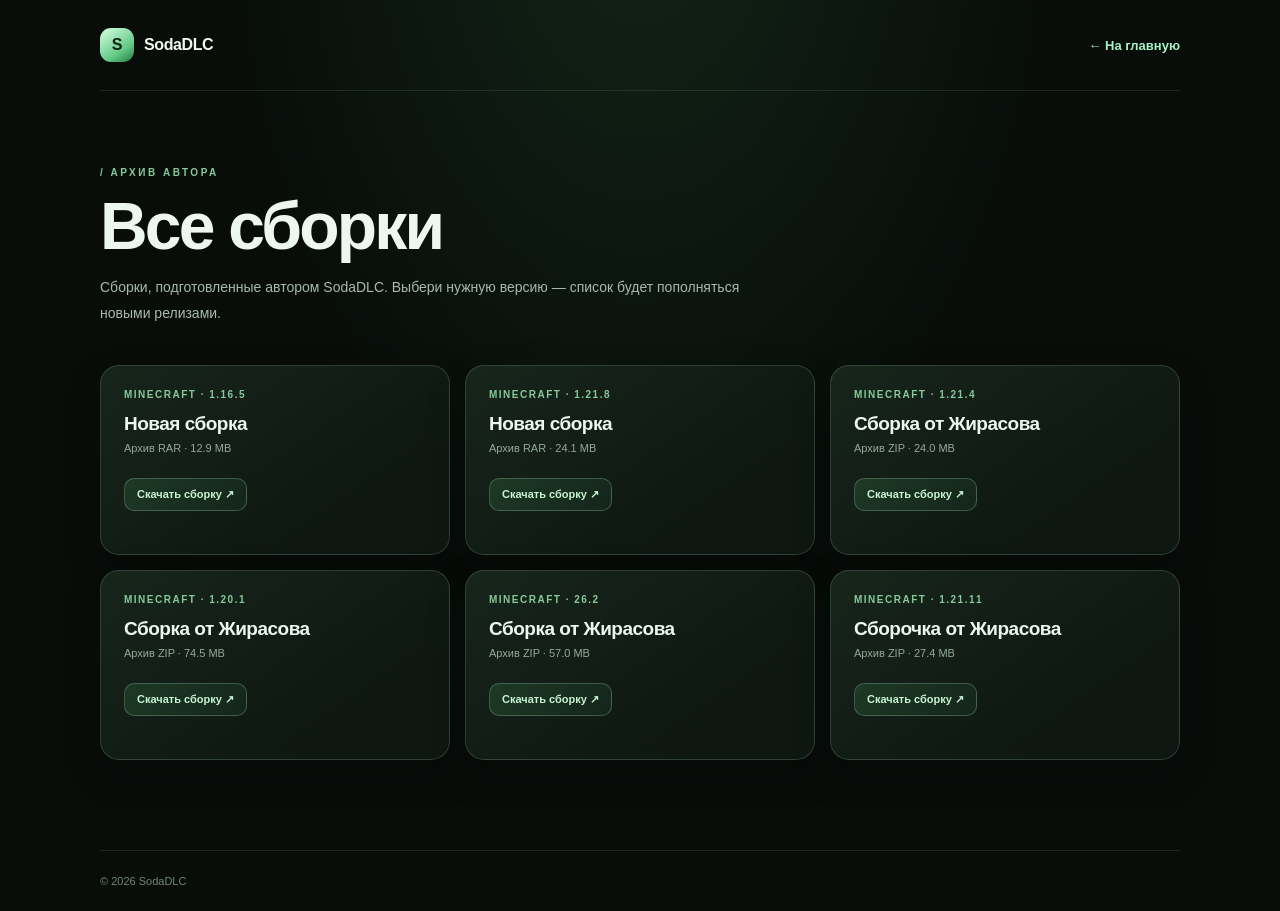
<file: builds.html>
<!doctype html>
<html lang="ru">
<head>
<meta charset="utf-8">
<meta name="viewport" content="width=device-width,initial-scale=1">
<meta name="theme-color" content="#07120b">
<title>Сборки — SodaDLC</title>
<style>
:root{color-scheme:dark;--green:#a5f2c5;--muted:#9bb2a2}
*{box-sizing:border-box}
body{margin:0;min-height:100vh;background:radial-gradient(ellipse at 50% -15%,rgba(58,145,82,.2),transparent 48%),#070d09;color:#edf7ef;font-family:Inter,"Plus Jakarta Sans",Arial,sans-serif}
.wrap{width:min(1080px,calc(100% - 36px));margin:auto}
header{padding:28px 0;border-bottom:1px solid rgba(190,230,200,.12);display:flex;justify-content:space-between;align-items:center;gap:20px}
.brand{color:#eff8f1;text-decoration:none;font-weight:850;letter-spacing:-.4px}.brand span{display:inline-grid;place-items:center;width:34px;height:34px;margin-right:10px;border-radius:11px;background:linear-gradient(145deg,#d9ffe4,#65ca88 65%,#237a45);color:#092414}
.back{color:var(--green);text-decoration:none;font-size:13px;font-weight:700}
main{padding:76px 0 90px}
.eyebrow{color:#85c99b;text-transform:uppercase;letter-spacing:2.5px;font-size:10px;font-weight:800}
h1{font-size:clamp(38px,7vw,66px);letter-spacing:-2.8px;line-height:1.02;margin:15px 0}
.lead{max-width:650px;color:#a8b9ad;font-size:14px;line-height:1.85;margin:0 0 38px}
.grid{display:grid;grid-template-columns:repeat(3,minmax(0,1fr));gap:15px}
.card{position:relative;overflow:hidden;min-height:190px;padding:23px;border:1px solid rgba(194,235,204,.2);border-radius:19px;background:linear-gradient(145deg,rgba(165,242,197,.12),rgba(255,255,255,.025) 70%);box-shadow:inset 0 1px 0 rgba(255,255,255,.12),0 18px 44px rgba(0,0,0,.22);backdrop-filter:blur(18px)}
.version{color:#86c99a;font-size:10px;letter-spacing:1.5px;text-transform:uppercase;font-weight:800}
h2{font-size:19px;letter-spacing:-.5px;margin:13px 0 7px}
.meta{color:#94a99a;font-size:11px}
.status{display:inline-flex;margin-top:24px;padding:9px 12px;border:1px solid rgba(205,232,211,.12);border-radius:10px;color:#83988a;font-size:11px;background:rgba(0,0,0,.16)}
.download{color:#b9f5cb;text-decoration:none;border-color:rgba(120,220,155,.3);background:rgba(60,150,90,.12);font-weight:800;transition:background .2s,border-color .2s}.download:hover{background:rgba(60,150,90,.22);border-color:rgba(150,245,180,.55)}
.notice{margin-top:24px;padding:16px 18px;border:1px solid rgba(228,192,120,.22);border-radius:13px;background:rgba(228,192,120,.055);color:#c6b78f;font-size:12px;line-height:1.7}
footer{padding:24px 0;border-top:1px solid rgba(190,230,200,.12);color:#718578;font-size:11px}
@media(max-width:760px){.grid{grid-template-columns:repeat(2,minmax(0,1fr))}main{padding:54px 0 65px}}
@media(max-width:500px){.grid{grid-template-columns:1fr}.card{min-height:160px}}
</style>
</head>
<body>
<div class="wrap">
<header><a class="brand" href="index.html"><span>S</span>SodaDLC</a><a class="back" href="index.html">← На главную</a></header>
<main>
<div class="eyebrow">/ архив автора</div>
<h1>Все сборки</h1>
<p class="lead">Сборки, подготовленные автором SodaDLC. Выбери нужную версию — список будет пополняться новыми релизами.</p>
<div class="grid">
<article class="card"><div class="version">Minecraft · 1.16.5</div><h2>Новая сборка</h2><div class="meta">Архив RAR · 12.9 MB</div><a class="status download" href="https://workupload.com/file/Cv4SvVgfebC" target="_blank" rel="noopener noreferrer">Скачать сборку ↗</a></article>
<article class="card"><div class="version">Minecraft · 1.21.8</div><h2>Новая сборка</h2><div class="meta">Архив RAR · 24.1 MB</div><a class="status download" href="https://workupload.com/file/5PT72GMtkvv" target="_blank" rel="noopener noreferrer">Скачать сборку ↗</a></article>
<article class="card"><div class="version">Minecraft · 1.21.4</div><h2>Сборка от Жирасова</h2><div class="meta">Архив ZIP · 24.0 MB</div><a class="status download" href="https://workupload.com/file/yBHBBT7Ls9Z" target="_blank" rel="noopener noreferrer">Скачать сборку ↗</a></article>
<article class="card"><div class="version">Minecraft · 1.20.1</div><h2>Сборка от Жирасова</h2><div class="meta">Архив ZIP · 74.5 MB</div><a class="status download" href="https://workupload.com/file/A47vNNx7bBs" target="_blank" rel="noopener noreferrer">Скачать сборку ↗</a></article>
<article class="card"><div class="version">Minecraft · 26.2</div><h2>Сборка от Жирасова</h2><div class="meta">Архив ZIP · 57.0 MB</div><a class="status download" href="https://workupload.com/file/UDUNFSv8YN5" target="_blank" rel="noopener noreferrer">Скачать сборку ↗</a></article>
<article class="card"><div class="version">Minecraft · 1.21.11</div><h2>Сборочка от Жирасова</h2><div class="meta">Архив ZIP · 27.4 MB</div><a class="status download" href="https://workupload.com/file/3mzhAMQeEUH" target="_blank" rel="noopener noreferrer">Скачать сборку ↗</a></article>
</div>

</main>
<footer>© 2026 SodaDLC</footer>
</div>
<style id="sodadlc-hide-builds-notice">.notice{display:none!important}</style>



<style id="sodadlc-builds-clean-emerald-polish">
body{background:radial-gradient(ellipse at 50% -15%,rgba(65,145,83,.18),transparent 46%),#080d0a!important}
.card{border-color:rgba(168,216,189,.2)!important;background:linear-gradient(145deg,#17251b,#0e1711 75%)!important;box-shadow:0 15px 38px rgba(0,0,0,.22)!important;backdrop-filter:none!important}
.card:hover{transform:translateY(-4px);border-color:rgba(168,216,189,.42)!important;box-shadow:0 22px 46px rgba(0,0,0,.3)!important;transition:transform .22s ease,border-color .22s ease,box-shadow .22s ease}
.download{background:linear-gradient(135deg,#1e3926,#14251a)!important;color:#c8f5d2!important;border-color:rgba(168,216,189,.28)!important}
.download:hover{background:linear-gradient(135deg,#294d33,#1a3422)!important}
</style>

</body>
</html>
</file>
<file: src/css/styles.css>
@import url('https://fonts.googleapis.com/css2?family=Ballet&family=Pinyon+Script&family=DM+Sans:wght@400;500;600;700;800&family=Sora:wght@400;500;600;700;800&family=Manrope:wght@400;500;600;700;800&family=Plus+Jakarta+Sans:wght@500;600;700;800&display=swap');
:root {
  --site-primary: #c8d0dc;
  --site-secondary: #242a34;
  --site-background: #090b0f;
  --site-on-primary: #10141b;
  --site-on-secondary: #f1f4f8;
  --site-on-background: #f2f5fa;
  --site-font-body: 'Manrope', ui-sans-serif, system-ui, -apple-system, BlinkMacSystemFont, "Segoe UI", sans-serif;
  --site-font-heading: 'Plus Jakarta Sans', 'Manrope', ui-sans-serif, system-ui, sans-serif;
  --site-heading-scale: 1;
  --site-spacing-scale: 1;
  --site-radius-scale: 1;
  --site-decoration-opacity: 1;
  --bg: #090b0f;
  --panel: #11151c;
  --panel-2: #171d26;
  --line: rgba(211,222,238,.13);
  --muted: #929cab;
  --silver: #dbe2ec;
  --silver-2: #9daaba;
  --accent: #b7c5d8;
  --green: #a8d8bd;
}
* { box-sizing: border-box; }
html { scroll-behavior: smooth; }
body { margin: 0; color: var(--site-on-background); background: var(--site-background); font-family: var(--site-font-body); overflow-x: hidden; }
button, input { font: inherit; }
button { cursor: pointer; -webkit-tap-highlight-color: transparent; }
a { -webkit-tap-highlight-color: transparent; }
button:focus:not(:focus-visible) { outline: none; }
button:focus-visible, a:focus-visible { outline: 2px solid rgba(205,220,240,.8); outline-offset: 3px; }
#app { min-height: 100vh; width: 100%; border-radius: 0; overflow: hidden; position: relative; background-color: var(--site-background); isolation: isolate; }
.ambient { position: absolute; pointer-events: none; z-index: -1; opacity: var(--site-decoration-opacity); filter: blur(2px); }
.ambient.one { width: 680px; height: 680px; top: -330px; left: -210px; background: radial-gradient(circle, rgba(157,177,204,.16), transparent 68%); }
.ambient.two { width: 800px; height: 800px; top: 500px; right: -470px; background: radial-gradient(circle, rgba(112,133,160,.13), transparent 68%); }
.noise { position: absolute; inset: 0; pointer-events: none; opacity: calc(var(--site-decoration-opacity) * .08); z-index: -1; background-image: url("data:image/svg+xml,%3Csvg viewBox='0 0 180 180' xmlns='http://www.w3.org/2000/svg'%3E%3Cfilter id='n'%3E%3CfeTurbulence type='fractalNoise' baseFrequency='.9' numOctaves='3' stitchTiles='stitch'/%3E%3C/filter%3E%3Crect width='100%25' height='100%25' filter='url(%23n)' opacity='.28'/%3E%3C/svg%3E"); }
.container { width: min(1160px, calc(100% - 48px)); margin: 0 auto; }
.topbar { height: 82px; display: flex; align-items: center; justify-content: space-between; border-bottom: 1px solid var(--line); position: relative; z-index: 5; animation: slideDown .9s cubic-bezier(.2,.8,.2,1) both; }
.brand { display: flex; align-items: center; gap: 12px; color: #f5f7fb; text-decoration: none; letter-spacing: -.7px; font-weight: 850; font-size: 19px; }
.brand-mark { width: 36px; height: 36px; display: grid; place-items: center; border-radius: 12px; color: #11151c; font-weight: 950; font-size: 17px; background: linear-gradient(145deg,#f4f7fb,#8795a8 52%,#e7edf5); box-shadow: 0 4px 24px rgba(181,199,222,.2), inset 0 1px 1px #fff; }
.brand small { display: none; /* keep the top bar visually clean */ display: block; color: #8995a5; font-size: 9px; letter-spacing: 2.8px; font-weight: 700; margin-top: 2px; }
.brand small{display:none;}
.nav { display: flex; align-items: center; gap: 32px; }
.nav a { color: #aab4c2; font-size: 13px; font-weight: 600; text-decoration: none; transition: color .25s; }
.nav a:hover { color: #fff; }
.nav-cta { border: 1px solid rgba(213,225,242,.28); background: linear-gradient(135deg,rgba(220,229,241,.17),rgba(113,129,151,.08)); color: #edf2f9; border-radius: 11px; padding: 11px 17px; font-size: 12px; font-weight: 750; transition: .25s; }
.nav-cta:hover { transform: translateY(-2px); border-color: rgba(230,238,249,.65); box-shadow: 0 8px 25px rgba(150,174,205,.13); }
.hero { min-height: 620px; display: grid; grid-template-columns: 1.05fr .95fr; align-items: center; gap: 38px; padding: 82px 0 78px; }
.hero-copy { animation: rise .9s .12s both; }
.eyebrow { display: inline-flex; align-items: center; gap: 9px; color: #c4cedb; border: 1px solid rgba(197,211,230,.2); border-radius: 999px; padding: 8px 13px; background: rgba(180,198,222,.055); font-size: 10px; letter-spacing: 1.8px; text-transform: uppercase; font-weight: 800; }
.live-dot { width: 6px; height: 6px; border-radius: 50%; background: #a9d8bd; box-shadow: 0 0 12px #a9d8bd; }
h1 { font-family: var(--site-font-heading); font-size: clamp(49px,7vw,83px); line-height: .98; letter-spacing: -5px; margin: 26px 0 22px; font-weight: 850; }
.gradient-text { color: #e9eef6; background: linear-gradient(105deg,#fff 3%,#aab7c9 39%,#f5f8fc 57%,#7e8da2 78%,#e8edf5 100%); -webkit-background-clip: text; background-clip: text; -webkit-text-fill-color: transparent; background-size: 220% auto; animation: shine 7s linear infinite; }
.hero-copy p { color: #b1bdcc; font-size: 15px; line-height: 1.9; max-width: 520px; margin: 0; }
.hero-proof { display:flex; flex-wrap:wrap; gap:10px; margin-top:25px; }
.proof-pill { display:flex; align-items:center; gap:8px; padding:9px 12px; border:1px solid rgba(205,220,240,.13); border-radius:10px; background:rgba(255,255,255,.035); color:#c3cedc; font-size:10px; font-weight:700; }
.proof-pill i { width:6px; height:6px; border-radius:50%; background:#a8d8bd; box-shadow:0 0 10px rgba(168,216,189,.7); }
.hero-actions { display: flex; gap: 13px; margin-top: 32px; flex-wrap: wrap; }
.primary-btn, .ghost-btn { padding: 15px 21px; border-radius: 12px; font-size: 13px; font-weight: 800; transition: transform .25s, box-shadow .25s, border-color .25s; }
.primary-btn { border: 0; color: #11151b; background: linear-gradient(135deg,#f3f6fa,#a8b5c7 58%,#e6edf6); box-shadow: 0 8px 30px rgba(173,192,217,.16), inset 0 1px 0 #fff; }
.primary-btn:hover { transform: translateY(-3px); box-shadow: 0 13px 34px rgba(173,192,217,.25); }
.ghost-btn { color: #d8e0eb; background: rgba(255,255,255,.025); border: 1px solid rgba(202,216,236,.2); }
.ghost-btn:hover { transform: translateY(-3px); border-color: rgba(218,230,246,.55); }
.hero-note { margin-top: 27px; display: flex; gap: 18px; flex-wrap: wrap; color: #778496; font-size: 11px; }
.hero-note span { display: flex; align-items: center; gap: 7px; }
.hero-note b { color: #cbd5e2; font-weight: 700; }
.hero-art { min-height: 440px; display: grid; place-items: center; position: relative; animation: rise 1s .25s both; }
.orbit { width: min(390px,90%); aspect-ratio: 1; border: 1px solid rgba(195,211,233,.16); border-radius: 50%; position: absolute; box-shadow: 0 0 90px rgba(136,159,190,.07), inset 0 0 70px rgba(145,166,193,.04); }
.orbit:before, .orbit:after { content: ""; position: absolute; inset: 22px; border: 1px dashed rgba(195,211,233,.14); border-radius: 50%; }
.orbit:after { inset: 54px; border-style: solid; opacity: .6; }
.orbit-glow { position: absolute; width: 250px; height: 250px; border-radius: 50%; background: radial-gradient(circle,rgba(178,198,224,.23),rgba(111,132,161,.08) 45%,transparent 72%); filter: blur(13px); }
.cube { width: 190px; height: 190px; position: relative; transform: rotate(-12deg); filter: drop-shadow(0 28px 35px rgba(0,0,0,.45)); animation: float 6s ease-in-out infinite; }
.cube-face { position: absolute; inset: 0; border: 1px solid rgba(255,255,255,.65); border-radius: 35px; background: linear-gradient(145deg,#f1f5fb 0%,#aab7c9 27%,#596779 53%,#d8e1ec 74%,#7b899c 100%); box-shadow: inset 0 2px 4px rgba(255,255,255,.8), inset 0 -18px 35px rgba(17,25,36,.35), 0 0 45px rgba(175,197,224,.22); display: grid; place-items: center; overflow: hidden; }
.cube-face:before { content: ""; position: absolute; width: 160%; height: 45%; background: linear-gradient(90deg,transparent,rgba(255,255,255,.75),transparent); transform: rotate(-43deg) translateY(-110px); animation: sweep 5s ease-in-out infinite; }
.cube-logo { color: #18212d; font-size: 82px; font-weight: 950; letter-spacing: -9px; text-shadow: 0 2px 0 rgba(255,255,255,.45); z-index: 1; }
.float-chip { position: absolute; border: 1px solid rgba(210,224,243,.2); background: linear-gradient(145deg,rgba(43,53,68,.9),rgba(17,22,30,.94)); backdrop-filter: blur(14px); border-radius: 14px; padding: 12px 15px; color: #e6edf6; box-shadow: 0 15px 40px rgba(0,0,0,.28); font-size: 11px; animation: float 5s ease-in-out infinite; }
.float-chip strong { display: block; font-size: 14px; margin-bottom: 3px; }
.chip-a { top: 67px; right: 3px; animation-delay: -1.5s; }
.chip-b { bottom: 67px; left: 0; animation-delay: -3s; }
.chip-c { top: 48%; right: -24px; padding: 10px 12px; color: #b9c8db; }
.hero-panel { position:absolute; z-index:2; left:50%; bottom:4px; transform:translateX(-50%); width:min(340px,90%); padding:15px 17px; border:1px solid rgba(215,228,246,.2); border-radius:15px; background:linear-gradient(145deg,rgba(31,40,53,.96),rgba(12,16,23,.97)); box-shadow:0 18px 55px rgba(0,0,0,.42),inset 0 1px rgba(255,255,255,.08); backdrop-filter:blur(18px); }
.hero-panel-top { display:flex; justify-content:space-between; align-items:center; gap:10px; color:#9eacbd; font-size:9px; letter-spacing:1.2px; text-transform:uppercase; font-weight:800; }
.hero-panel-price { display:flex; justify-content:space-between; align-items:end; gap:12px; margin-top:10px; }
.hero-panel-price strong { color:#f2f5fa; font-size:25px; letter-spacing:-1px; }
.hero-panel-price span { color:#9eacbd; font-size:10px; text-align:right; line-height:1.6; }
.stats { border-top: 1px solid var(--line); border-bottom: 1px solid var(--line); display: grid; grid-template-columns: repeat(3,1fr); padding: 23px 0; }
.stat { text-align: center; border-right: 1px solid var(--line); }
.stat:last-child { border: 0; }
.stat strong { display: block; color: #e5ebf4; font-size: 21px; letter-spacing: -.8px; }
.stat span { display: block; margin-top: 5px; color: #778496; font-size: 10px; letter-spacing: 1.3px; text-transform: uppercase; }
.section { padding: 104px 0 96px; }
.section-subline { display:flex; align-items:center; gap:10px; margin-top:13px; color:#8795a7; font-size:11px; }
.section-subline:before { content:""; width:22px; height:1px; background:#aebed2; }
.section-head { display: flex; align-items: end; justify-content: space-between; gap: 30px; margin-bottom: 34px; }
.kicker { color: #8f9daf; font-size: 10px; letter-spacing: 2.3px; text-transform: uppercase; font-weight: 800; }
h2 { font-size: clamp(30px,4vw,43px); letter-spacing: -2px; line-height: 1.08; margin: 12px 0 0; }
.section-head p { max-width: 390px; color: #8793a3; font-size: 12px; line-height: 1.8; margin: 0 0 3px; }
.tabs { display: flex; gap: 8px; padding: 5px; background: rgba(255,255,255,.035); border: 1px solid var(--line); border-radius: 14px; width: fit-content; margin-bottom: 24px; }
.tab { color: #98a5b6; background: transparent; border: 0; border-radius: 10px; padding: 11px 20px; font-size: 12px; font-weight: 800; transition: .25s; }
.tab.active { color: #111720; background: linear-gradient(135deg,#eef3fa,#aebcce); box-shadow: 0 3px 14px rgba(180,198,222,.14); }
.product-grid { display: grid; grid-template-columns: repeat(4,1fr); gap: 14px; }
.product-card { position: relative; min-width: 0; padding: 23px 20px 20px; border-radius: 18px; border: 1px solid rgba(195,211,233,.16); background: linear-gradient(155deg,rgba(35,44,57,.94),rgba(15,19,26,.98) 70%); overflow: hidden; min-height: 325px; display: flex; flex-direction: column; transition: transform .35s,border-color .35s,box-shadow .35s; }
.product-card:before { content: ""; position: absolute; width: 190px; height: 190px; border-radius: 50%; top: -115px; right: -95px; background: radial-gradient(circle,rgba(190,210,237,.17),transparent 70%); pointer-events: none; }
.product-card:after { content: ""; position: absolute; top: -60%; left: -90%; width: 50%; height: 220%; transform: rotate(28deg); background: linear-gradient(90deg,transparent,rgba(255,255,255,.055),transparent); transition: left .7s; pointer-events: none; }
.product-card:hover { transform: translateY(-7px); border-color: rgba(207,222,243,.42); box-shadow: 0 22px 55px rgba(0,0,0,.3),0 0 30px rgba(148,171,202,.06); }
.product-card:hover:after { left: 140%; }
.product-card.featured { border-color: rgba(205,219,239,.36); background: linear-gradient(155deg,rgba(50,61,77,.9),rgba(17,22,30,.98) 75%); }
.popular { position: absolute; top: 13px; left: 20px; right: auto; color: #111720; background: linear-gradient(135deg,#edf3fb,#9cacc1); padding: 6px 9px; border-radius: 7px; font-size: 8px; letter-spacing: 1px; font-weight: 900; }
.product-card.featured .product-top { padding-top: 28px; }
.product-top { display: flex; align-items: center; justify-content: space-between; margin-bottom: 24px; }
.product-icon { width: 44px; height: 44px; display: grid; place-items: center; border: 0; border-radius: 0; background: transparent; color: #dce5f1; }
.product-icon svg { width: 34px; height: 34px; display: block; overflow: visible; stroke: currentColor; stroke-width: 1.55; stroke-linecap: round; stroke-linejoin: round; filter: drop-shadow(0 2px 8px rgba(190,208,232,.16)); }
.product-tag { color: #8492a4; font-size: 9px; letter-spacing: 1.3px; text-transform: uppercase; font-weight: 800; }
.product-card h3 { margin: 0 0 7px; font-size: clamp(16px,1.35vw,19px); line-height: 1.35; letter-spacing: -.45px; overflow-wrap: anywhere; }
.product-card .desc { color: #8390a1; font-size: 11px; line-height: 1.6; min-height: 35px; margin: 0 0 20px; }
.price-row { display: flex; align-items: baseline; flex-wrap: wrap; gap: 4px 7px; min-width: 0; margin-top: auto; }
.price { font-size: clamp(23px,2.2vw,29px); font-weight: 850; letter-spacing: -1px; line-height: 1.15; color: #edf2f9; overflow-wrap: anywhere; }
.currency { color: #aab7c8; font-size: 11px; font-weight: 750; white-space: nowrap; }
.price-note { color: #6f7c8d; font-size: 9px; margin-top: 3px; }
.buy-btn { width: 100%; margin-top: 18px; border-radius: 10px; border: 1px solid rgba(203,218,238,.24); background: linear-gradient(135deg,rgba(225,234,246,.16),rgba(156,176,203,.08)); color: #f0f4fa; padding: 14px 12px; font-size: 12px; font-weight: 850; transition: .25s; }
.buy-btn:hover { background: linear-gradient(135deg,#e9eff7,#aab9cc); color: #111720; border-color: transparent; }
.discount-note { margin-top: 20px; padding: 15px 17px; display: flex; align-items: center; gap: 12px; border-radius: 13px; border: 1px solid rgba(168,216,189,.18); background: rgba(117,177,145,.055); color: #a8cdb7; font-size: 11px; line-height: 1.6; }
.discount-note b { color: #d0e8d8; }
.features { display: grid; grid-template-columns: repeat(3,1fr); gap: 14px; }
.steps { display:grid; grid-template-columns:repeat(3,1fr); gap:13px; margin-top:24px; }
.step { position:relative; padding:20px; border:1px solid var(--line); border-radius:15px; background:linear-gradient(145deg,rgba(255,255,255,.045),rgba(255,255,255,.015)); }
.step-num { color:#9eafc4; font-size:10px; letter-spacing:1.5px; font-weight:900; }
.step h3 { margin:12px 0 7px; font-size:13px; }
.step p { margin:0; color:#8793a3; font-size:10px; line-height:1.75; }
.feature { padding: 24px; border: 1px solid var(--line); border-radius: 16px; background: rgba(255,255,255,.025); }
.feature-icon { width: 38px; height: 38px; border-radius: 11px; display: grid; place-items: center; background: rgba(194,211,235,.1); color: #d6e0ed; font-size: 16px; margin-bottom: 18px; }
.feature h3 { margin: 0 0 8px; font-size: 14px; }
.feature p { margin: 0; color: #8793a3; font-size: 11px; line-height: 1.8; }
.faq-wrap { display: grid; grid-template-columns: .7fr 1.3fr; gap: 65px; }
.faq-intro p { color: #8793a3; font-size: 12px; line-height: 1.8; max-width: 300px; }
.faq-item { border-bottom: 1px solid var(--line); }
.faq-q { width: 100%; padding: 19px 0; display: flex; justify-content: space-between; gap: 20px; align-items: center; border: 0; color: #e1e8f1; background: transparent; text-align: left; font-size: 13px; font-weight: 750; }
.faq-q span:last-child { color: #9caabd; font-size: 20px; transition: transform .25s; }
.faq-a { max-height: 0; overflow: hidden; color: #8793a3; font-size: 11px; line-height: 1.8; transition: max-height .35s,padding .35s; }
.faq-item.open .faq-a { max-height: 140px; padding: 0 30px 18px 0; }
.faq-item.open .faq-q span:last-child { transform: rotate(45deg); }
.footer { border-top: 1px solid var(--line); padding: 30px 0; display: flex; align-items: center; justify-content: space-between; gap: 20px; color: #758294; font-size: 10px; }
.footer-links { display: flex; gap: 18px; }
.footer a { color: #aab5c4; text-decoration: none; }
.footer a:hover { color: white; }
.modal-backdrop { position: fixed; inset: 0; background: rgba(3,5,8,.88); display: grid; place-items: center; padding: 18px; z-index: 20; opacity: 0; visibility: hidden; transition: opacity .2s,visibility .2s; }
.modal-backdrop.show { opacity: 1; visibility: visible; }
.modal { width: min(450px,100%); padding: 28px; border-radius: 20px; border: 1px solid rgba(208,223,244,.25); background: linear-gradient(145deg,#1b222d,#0d1117); box-shadow: 0 30px 100px rgba(0,0,0,.65); transform: translateY(16px) scale(.98); transition: .3s; }
.modal-backdrop.show .modal { transform: translateY(0) scale(1); }
.modal-head { display: flex; align-items: start; justify-content: space-between; gap: 15px; }
.modal h3 { margin: 0; font-size: 22px; letter-spacing: -.8px; }
.modal-sub { color: #aeb9c8; font-size: 13px; line-height: 1.85; margin: 12px 0 21px; }
.close { border: 1px solid var(--line); background: rgba(255,255,255,.04); color: #cbd5e2; border-radius: 9px; width: 32px; height: 32px; font-size: 18px; }
.order-summary { border: 1px solid var(--line); background: rgba(255,255,255,.035); border-radius: 12px; padding: 14px; display: flex; justify-content: space-between; align-items: center; margin-bottom: 18px; }
.order-summary span { color: #9aa7b7; font-size: 11px; }
.order-summary strong { color: #f0f4fa; font-size: 17px; }
.contact-note { border: 1px solid rgba(195,211,233,.16); background: rgba(255,255,255,.035); border-radius: 13px; padding: 16px; color: #aab6c6; font-size: 12px; line-height: 1.8; }
.contact-note strong { color: #f1f5fb; }
.telegram-link { display: flex; justify-content: center; align-items: center; gap: 9px; width: 100%; margin-top: 17px; padding: 14px 18px; border-radius: 11px; background: linear-gradient(135deg,#f0f4fa,#aab9cc); color: #111720; text-decoration: none; font-size: 13px; font-weight: 850; transition: transform .25s,box-shadow .25s; }
.telegram-link:hover { transform: translateY(-2px); box-shadow: 0 10px 28px rgba(173,192,217,.2); }
.field { width: 100%; border: 1px solid rgba(199,215,237,.2); background: rgba(0,0,0,.2); border-radius: 10px; padding: 13px 14px; outline: none; color: #f2f5fa; font-size: 12px; }
.field:focus { border-color: rgba(211,227,248,.65); }
.modal-action { width: 100%; margin-top: 16px; }
.modal-hint { color: #718093; font-size: 9px; line-height: 1.7; margin-top: 13px; }
.auth-actions { display:flex; align-items:center; gap:9px; }
.auth-btn { border:1px solid rgba(213,225,242,.24); background:rgba(255,255,255,.035); color:#e5ebf4; border-radius:10px; padding:10px 13px; font-size:11px; font-weight:800; transition:.25s; }
.auth-btn.primary { color:#111720; background:linear-gradient(135deg,#eef3fa,#aebcce); border-color:transparent; }
.auth-btn:hover { transform:translateY(-2px); border-color:rgba(230,238,249,.65); }
.auth-field { display:grid; gap:7px; margin:13px 0; color:#aeb9c8; font-size:11px; font-weight:700; }
#authConfirmWrap[hidden] { display:none !important; }
.auth-error { min-height:17px; color:#e5a6a6; font-size:10px; line-height:1.6; }
.auth-switch { margin-top:15px; color:#9aa7b7; text-align:center; font-size:11px; }
.auth-switch button { border:0; padding:0; background:none; color:#e2eaf5; font-weight:800; text-decoration:underline; }
.cabinet { width:min(680px,100%); max-height:min(82vh,760px); overflow:auto; }
.cabinet-welcome { margin:17px 0 20px; padding:18px; border:1px solid var(--line); border-radius:13px; background:rgba(255,255,255,.035); }
.cabinet-welcome strong { display:block; color:#f0f4fa; font-size:20px; }
.cabinet-welcome span { display:block; color:#9aa7b7; font-size:11px; margin-top:5px; }
.cabinet-grid { display:grid; grid-template-columns:repeat(2,1fr); gap:12px; }
.cabinet-tile { padding:17px; border:1px solid var(--line); border-radius:12px; background:rgba(255,255,255,.025); }
.cabinet-tile small { display:block; color:#8997a9; font-size:9px; letter-spacing:1px; text-transform:uppercase; }
.cabinet-tile strong { display:block; margin-top:8px; color:#e9eef6; font-size:15px; }
.admin-panel { margin-top:17px; padding:18px; border:1px solid rgba(184,204,230,.25); border-radius:13px; background:linear-gradient(145deg,rgba(174,194,220,.09),rgba(255,255,255,.02)); }
.admin-panel h4 { margin:0 0 8px; color:#eaf0f8; font-size:14px; }
.admin-panel p { margin:0; color:#9aa7b7; font-size:11px; line-height:1.7; }
.cabinet-actions { display:flex; gap:9px; margin-top:18px; }
@media(max-width:650px){.auth-actions{gap:6px}.auth-btn{padding:9px 8px;font-size:10px}.cabinet-grid{grid-template-columns:1fr}}
/* Cabinet workspace redesign */
.cabinet{width:min(980px,100%);max-height:min(90vh,900px);padding:0;overflow:auto;border-radius:25px;background:radial-gradient(ellipse at 8% 0,rgba(165,190,222,.16),transparent 38%),linear-gradient(145deg,#171f2b,#0b1018 68%);}
.cabinet .modal-head{position:sticky;top:0;z-index:4;padding:25px 30px 20px;border-bottom:1px solid rgba(211,226,245,.12);background:rgba(15,21,30,.88);backdrop-filter:blur(18px);align-items:center}
.cabinet .modal-head h3{font-size:25px;letter-spacing:-1px}.cabinet .modal-head .kicker{margin-bottom:7px}
.cabinet-body{padding:26px 30px 30px}.cabinet-hero{position:relative;overflow:hidden;display:flex;justify-content:space-between;align-items:center;gap:20px;padding:25px;border:1px solid rgba(211,226,245,.18);border-radius:19px;background:linear-gradient(115deg,rgba(177,197,224,.14),rgba(255,255,255,.025) 60%),#121a25;box-shadow:inset 0 1px rgba(255,255,255,.08)}
.cabinet-hero:after{content:"S";position:absolute;right:20px;top:-40px;font-size:170px;line-height:1;font-weight:900;color:rgba(219,230,245,.035);pointer-events:none}
.cabinet-user{display:flex;align-items:center;gap:16px;min-width:0}.cabinet-avatar{width:58px;height:58px;flex:0 0 58px;display:grid;place-items:center;border-radius:18px;color:#121923;font-size:24px;font-weight:900;background:linear-gradient(145deg,#f5f8fc,#91a2b8 65%,#dce5f0);box-shadow:0 8px 25px rgba(174,196,224,.16),inset 0 1px white}
.cabinet-greeting{color:#8f9daf;font-size:10px;letter-spacing:1.7px;text-transform:uppercase;font-weight:800}.cabinet-hero h4{margin:5px 0 5px;color:#f1f5fa;font-size:23px;letter-spacing:-.8px;overflow-wrap:anywhere}.cabinet-hero p{margin:0;color:#98a6b8;font-size:11px}.role-chip{position:relative;z-index:1;white-space:nowrap;padding:9px 12px;border:1px solid rgba(210,226,247,.2);border-radius:999px;background:rgba(210,226,247,.07);color:#dce6f3;font-size:9px;font-weight:900;letter-spacing:1.2px}
.cabinet-section-title{display:flex;justify-content:space-between;align-items:end;gap:15px;margin:27px 0 13px}.cabinet-section-title h4{margin:0;color:#eaf0f8;font-size:14px}.cabinet-section-title p{margin:5px 0 0;color:#8290a3;font-size:10px;line-height:1.6}.cabinet-metrics{display:grid;grid-template-columns:repeat(3,1fr);gap:12px}.cabinet-metric{padding:17px;border:1px solid rgba(205,220,240,.13);border-radius:15px;background:linear-gradient(145deg,rgba(42,54,71,.62),rgba(16,22,31,.72));box-shadow:inset 0 1px rgba(255,255,255,.045)}.cabinet-metric span{display:block;color:#8998ab;font-size:9px;letter-spacing:1.2px;text-transform:uppercase}.cabinet-metric strong{display:block;margin-top:9px;color:#edf2f9;font-size:20px;letter-spacing:-.6px;overflow-wrap:anywhere}.cabinet-metric small{display:block;margin-top:4px;color:#738195;font-size:9px}
.cabinet-content-grid{display:grid;grid-template-columns:1fr 1fr;gap:13px}.cabinet-info-card{padding:19px;border:1px solid rgba(205,220,240,.13);border-radius:16px;background:rgba(255,255,255,.025)}.cabinet-info-card h4{margin:0 0 13px;color:#e8eef7;font-size:12px}.cabinet-info-row{display:flex;justify-content:space-between;gap:12px;padding:10px 0;border-top:1px solid rgba(205,220,240,.09);font-size:10px}.cabinet-info-row span{color:#8492a5}.cabinet-info-row strong{color:#dce5f0;text-align:right;overflow-wrap:anywhere}
.admin-panel{margin-top:25px;padding:21px;border:1px solid rgba(183,205,234,.24);border-radius:18px;background:linear-gradient(145deg,rgba(124,151,185,.13),rgba(255,255,255,.025));box-shadow:inset 0 1px rgba(255,255,255,.06)}.admin-panel h4{margin:0;color:#edf3fb;font-size:15px}.admin-panel>p{margin:7px 0 17px;color:#95a4b7;font-size:10px;line-height:1.75}.admin-create-grid{display:grid;grid-template-columns:1fr 1fr auto;gap:9px;align-items:end}.admin-create-grid label{display:grid;gap:7px;color:#aab7c8;font-size:9px;font-weight:800}.admin-create-grid .auth-btn{min-height:42px;white-space:nowrap}.admin-list{display:grid;gap:8px;margin-top:15px}.admin-list-item{display:flex;justify-content:space-between;align-items:center;gap:12px;padding:12px 14px;border:1px solid rgba(205,220,240,.11);border-radius:12px;background:rgba(5,9,15,.24)}.admin-list-item strong{display:block;color:#e5edf7;font-size:11px}.admin-list-item span{display:block;margin-top:4px;color:#8291a5;font-size:9px}.admin-owner-tag{color:#cbd8e8!important}.admin-notice{margin-top:12px;color:#75869b;font-size:9px;line-height:1.7}.cabinet-footer{display:flex;justify-content:space-between;align-items:center;gap:12px;margin-top:24px;padding-top:18px;border-top:1px solid rgba(205,220,240,.12)}.cabinet-footer span{color:#78879a;font-size:9px}.cabinet-actions{margin:0;gap:9px}.cabinet-actions .auth-btn{padding:11px 15px}
@media(max-width:650px){.cabinet .modal-head{padding:20px 18px 16px}.cabinet-body{padding:18px}.cabinet-hero{align-items:flex-start;padding:18px;flex-direction:column}.cabinet-hero h4{font-size:20px}.cabinet-metrics{grid-template-columns:1fr 1fr}.cabinet-metric:last-child{grid-column:1/-1}.cabinet-content-grid{grid-template-columns:1fr}.admin-create-grid{grid-template-columns:1fr}.admin-create-grid .auth-btn{width:100%}.cabinet-footer{align-items:stretch;flex-direction:column}.cabinet-actions{width:100%}.cabinet-actions button{flex:1}}
.toast { position: fixed; bottom: 22px; left: 50%; transform: translate(-50%,20px); opacity: 0; pointer-events: none; z-index: 30; background: #e7edf6; color: #111720; padding: 12px 18px; border-radius: 10px; font-size: 11px; font-weight: 800; box-shadow: 0 10px 35px rgba(0,0,0,.3); transition: .3s; }
.toast.show { opacity: 1; transform: translate(-50%,0); }
.loader { position: fixed; inset: 0; background: #080a0e; z-index: 50; display: grid; place-items: center; transition: opacity .7s,visibility .7s; }
.loader.done { opacity: 0; visibility: hidden; }
.loader-inner { text-align: center; }
.loader-logo { width: 76px; height: 76px; margin: 0 auto 22px; display: grid; place-items: center; border-radius: 23px; color: #10151d; font-size: 36px; font-weight: 950; background: linear-gradient(145deg,#f4f7fb,#8493a8 58%,#e8eef6); box-shadow: 0 0 55px rgba(174,196,224,.2); animation: loaderPulse 1.2s ease-in-out infinite; }
.loader-name { font-size: 14px; letter-spacing: 4px; font-weight: 850; color: #e7edf6; }
.loader-line { width: 150px; height: 2px; background: #252d38; margin: 18px auto 0; overflow: hidden; border-radius: 2px; }
.loader-line:after { content: ""; display: block; height: 100%; width: 45%; background: linear-gradient(90deg,transparent,#e3ebf6,transparent); animation: loading 1s ease-in-out infinite; }
.reveal { opacity: 0; transform: translateY(22px); transition: opacity .7s,transform .7s; }
.reveal.visible { opacity: 1; transform: translateY(0); }
@keyframes loading { from { transform: translateX(-110%); } to { transform: translateX(340%); } }
@keyframes loaderPulse { 50% { transform: scale(1.06) rotate(4deg); box-shadow: 0 0 75px rgba(174,196,224,.35); } }
@keyframes slideDown { from { opacity: 0; transform: translateY(-18px); } to { opacity: 1; transform: translateY(0); } }
@keyframes rise { from { opacity: 0; transform: translateY(25px); } to { opacity: 1; transform: translateY(0); } }
@keyframes float { 0%,100% { transform: translateY(0) rotate(-12deg); } 50% { transform: translateY(-13px) rotate(-8deg); } }
@keyframes shine { to { background-position: 220% center; } }
@keyframes sweep { 0%,20% { transform: rotate(-43deg) translateY(-130px); } 65%,100% { transform: rotate(-43deg) translateY(360px); } }
/* Premium refinement: layered lighting, crisp surfaces and restrained motion. */
:root{--line:rgba(213,226,244,.17);--silver:#edf3fb;--muted:#9ba9bb}
body{background:radial-gradient(ellipse at 50% -18%,rgba(125,148,180,.17),transparent 48%),linear-gradient(180deg,#090c12 0%,#0b0f16 48%,#080b10 100%);background-attachment:fixed}
#app:before{content:"";position:absolute;inset:0;z-index:-1;pointer-events:none;opacity:.23;background-image:linear-gradient(rgba(190,207,230,.035) 1px,transparent 1px),linear-gradient(90deg,rgba(190,207,230,.035) 1px,transparent 1px);background-size:64px 64px;mask-image:linear-gradient(to bottom,black,transparent 82%)}
.topbar{position:sticky;top:0;height:76px;background:rgba(9,12,18,.76);backdrop-filter:blur(18px);-webkit-backdrop-filter:blur(18px);border-bottom-color:rgba(210,225,245,.12)}
.brand-mark{position:relative;overflow:hidden;box-shadow:0 5px 28px rgba(181,199,222,.24),inset 0 1px 1px #fff}
.brand-mark:after{content:"";position:absolute;inset:-60%;background:linear-gradient(110deg,transparent 38%,rgba(255,255,255,.8) 49%,transparent 60%);transform:translateX(-75%) rotate(18deg);animation:brandSweep 6s ease-in-out infinite}
.hero{min-height:680px;padding-top:96px;padding-bottom:90px}
.eyebrow{box-shadow:inset 0 1px rgba(255,255,255,.06),0 8px 30px rgba(0,0,0,.12);letter-spacing:2.1px}
h1{font-size:clamp(54px,7.3vw,91px);line-height:.96;letter-spacing:-5.8px;text-wrap:balance}
.hero-copy p{font-size:15.5px;line-height:2;color:#bbc6d5}
.primary-btn,.ghost-btn,.nav-cta,.auth-btn,.buy-btn,.telegram-link{position:relative;isolation:isolate;overflow:hidden}
.primary-btn:before,.nav-cta:before,.auth-btn.primary:before,.buy-btn:before,.telegram-link:before{content:"";position:absolute;z-index:-1;inset:-100% auto -100% -55%;width:38%;transform:rotate(22deg);background:linear-gradient(90deg,transparent,rgba(255,255,255,.48),transparent);animation:buttonGlint 7s ease-in-out infinite}
.primary-btn:hover,.ghost-btn:hover,.nav-cta:hover,.auth-btn:hover,.buy-btn:hover{filter:brightness(1.12)}
.hero-art{min-height:500px;perspective:1000px}
.orbit{width:min(430px,94%);border-color:rgba(204,220,242,.22);box-shadow:0 0 110px rgba(136,159,190,.1),inset 0 0 90px rgba(145,166,193,.06);animation:orbitBreathe 8s ease-in-out infinite}
.orbit:before{animation:orbitSpin 34s linear infinite}
.orbit:after{border-color:rgba(210,224,243,.2);box-shadow:0 0 35px rgba(172,195,225,.07)}
.orbit-glow{width:300px;height:300px;animation:glowPulse 7s ease-in-out infinite}
.cube{transform-style:preserve-3d;animation:float 7s ease-in-out infinite;will-change:transform}
.cube-face{border-radius:39px;background:linear-gradient(145deg,#fbfdff 0%,#c2cede 20%,#77869a 47%,#e6edf6 67%,#66768b 100%);box-shadow:inset 0 2px 5px rgba(255,255,255,.95),inset 0 -22px 42px rgba(17,25,36,.34),0 0 65px rgba(175,197,224,.27),0 35px 65px rgba(0,0,0,.38)}
.cube-logo{font-size:88px;text-shadow:0 2px 0 rgba(255,255,255,.7),0 12px 25px rgba(20,30,44,.18)}
.float-chip,.hero-panel{border-color:rgba(218,231,249,.24);box-shadow:0 20px 55px rgba(0,0,0,.34),inset 0 1px rgba(255,255,255,.09)}
.float-chip{animation-duration:7s}
.hero-panel{background:linear-gradient(145deg,rgba(39,50,66,.94),rgba(11,15,22,.97));}
.stats{padding:27px 0;background:linear-gradient(90deg,transparent,rgba(174,194,220,.035),transparent)}
.stat strong{font-size:24px;background:linear-gradient(110deg,#fff,#aab9cd 55%,#eef3fa);-webkit-background-clip:text;background-clip:text;-webkit-text-fill-color:transparent}
.section{padding-top:116px;padding-bottom:108px}
h2{font-size:clamp(32px,4.2vw,48px);letter-spacing:-2.4px}
.section-head{margin-bottom:40px}
.tabs{padding:6px;background:rgba(255,255,255,.045);box-shadow:inset 0 1px rgba(255,255,255,.04),0 12px 35px rgba(0,0,0,.12)}
.tab{min-width:112px}
.tab.active{box-shadow:0 4px 18px rgba(180,198,222,.2),inset 0 1px rgba(255,255,255,.8)}
.product-grid{gap:17px}
.product-card{min-height:350px;padding:25px 22px 21px;border-radius:20px;background:linear-gradient(150deg,rgba(37,47,62,.92),rgba(14,19,27,.98) 72%);box-shadow:inset 0 1px rgba(255,255,255,.055),0 14px 38px rgba(0,0,0,.13)}
.product-card:before{width:260px;height:260px;top:-160px;right:-120px;background:radial-gradient(circle,rgba(205,221,243,.2),transparent 70%)}
.product-card:hover{transform:translateY(-9px);box-shadow:0 28px 65px rgba(0,0,0,.38),0 0 36px rgba(148,171,202,.09),inset 0 1px rgba(255,255,255,.1)}
.product-card.featured{border-color:rgba(221,232,247,.48);box-shadow:0 0 0 1px rgba(205,219,239,.06),0 20px 50px rgba(0,0,0,.2),inset 0 1px rgba(255,255,255,.1)}
.product-icon{width:50px;height:50px;border:1px solid rgba(204,220,242,.13);border-radius:15px;background:linear-gradient(145deg,rgba(220,232,248,.12),rgba(255,255,255,.025));box-shadow:inset 0 1px rgba(255,255,255,.08)}
.product-icon svg{width:29px;height:29px}
.product-card h3{font-size:18px}
.price{font-size:31px}
.buy-btn{padding:15px 12px;border-radius:11px;background:linear-gradient(120deg,rgba(229,238,249,.17),rgba(135,156,184,.08));box-shadow:inset 0 1px rgba(255,255,255,.09)}
.buy-btn:hover{background:linear-gradient(135deg,#f1f5fb,#aebdd0);box-shadow:0 10px 26px rgba(173,192,217,.16)}
.feature,.step{background:linear-gradient(145deg,rgba(35,45,60,.62),rgba(15,20,28,.48));border-color:rgba(205,220,240,.15);box-shadow:inset 0 1px rgba(255,255,255,.045);transition:transform .3s,border-color .3s,background .3s}
.feature:hover,.step:hover{transform:translateY(-5px);border-color:rgba(211,226,246,.32);background:linear-gradient(145deg,rgba(48,60,78,.7),rgba(17,23,32,.58))}
.feature-icon{border:1px solid rgba(205,220,240,.13);background:linear-gradient(145deg,rgba(194,211,235,.16),rgba(194,211,235,.045));box-shadow:inset 0 1px rgba(255,255,255,.08)}
.faq-item{border-bottom-color:rgba(210,225,245,.15)}
.faq-q{transition:color .2s}
.faq-q:hover{color:#fff}
.footer{padding-top:36px;padding-bottom:36px}
.modal{background:radial-gradient(ellipse at 100% 0,rgba(150,174,205,.13),transparent 48%),linear-gradient(145deg,#202a38,#0c1119);box-shadow:0 35px 110px rgba(0,0,0,.72),inset 0 1px rgba(255,255,255,.08)}
.field{background:rgba(4,7,12,.42);transition:border-color .2s,box-shadow .2s}
.field:focus{box-shadow:0 0 0 3px rgba(190,210,237,.09)}
/* Moving arctic mist and richer silver light */
#app{position:relative}
.cold-mist{position:absolute;inset:0;z-index:0;overflow:hidden;pointer-events:none;opacity:.78;contain:paint}
.cold-mist i{position:absolute;display:block;width:min(70vw,780px);height:min(55vw,620px);border-radius:50%;filter:blur(78px);mix-blend-mode:screen;will-change:transform,opacity}
.cold-mist i:nth-child(1){top:2%;left:-25%;background:radial-gradient(ellipse,rgba(161,190,224,.18) 0%,rgba(115,145,183,.09) 38%,transparent 72%);animation:mistDriftOne 34s ease-in-out infinite alternate}
.cold-mist i:nth-child(2){top:28%;right:-30%;width:min(78vw,900px);height:min(60vw,680px);background:radial-gradient(ellipse,rgba(192,210,233,.15) 0%,rgba(102,130,168,.075) 42%,transparent 72%);animation:mistDriftTwo 42s ease-in-out infinite alternate}
.cold-mist i:nth-child(3){top:58%;left:8%;width:min(80vw,920px);height:min(48vw,560px);background:radial-gradient(ellipse,rgba(133,162,199,.13) 0%,rgba(181,201,226,.06) 42%,transparent 74%);animation:mistDriftThree 48s ease-in-out infinite alternate}
.cold-mist i:nth-child(4){top:82%;right:-18%;width:min(62vw,720px);height:min(45vw,520px);background:radial-gradient(ellipse,rgba(183,203,230,.12),transparent 70%);animation:mistDriftOne 39s ease-in-out -13s infinite alternate}
#app>.cold-mist{z-index:0}
#app>.topbar,#app>main,#app>.footer{position:relative;z-index:1}
.topbar,.hero-copy,.hero-art,.section-head,.product-card,.feature,.step,.faq-wrap,.footer{animation-timing-function:cubic-bezier(.2,.75,.25,1)}
.product-card,.feature,.step,.hero-panel,.float-chip,.proof-pill,.tabs,.stat{backface-visibility:hidden}
.product-card:before,.feature:before,.step:before{transition:opacity .5s,transform .8s}
.feature,.step{position:relative;overflow:hidden}
.feature:after,.step:after,.proof-pill:after{content:"";position:absolute;inset:-120% auto -120% -75%;width:42%;pointer-events:none;transform:rotate(24deg);background:linear-gradient(90deg,transparent,rgba(226,237,251,.12),transparent);transition:left 1s ease}
.feature:hover:after,.step:hover:after,.proof-pill:hover:after{left:145%}
.proof-pill{position:relative;overflow:hidden;transition:border-color .35s,background .35s,transform .35s}
.proof-pill:hover{transform:translateY(-3px);border-color:rgba(220,233,250,.35);background:rgba(210,225,245,.075)}
.brand-mark,.product-icon,.feature-icon{animation:metalPulse 8s ease-in-out infinite}
.product-card:nth-child(2n) .product-icon,.feature:nth-child(2) .feature-icon{animation-delay:-2.5s}
.product-card:nth-child(3n) .product-icon,.feature:nth-child(3) .feature-icon{animation-delay:-5s}
.gradient-text{background-size:300% auto;animation:shine 9s ease-in-out infinite}
@keyframes mistDriftOne{0%{transform:translate3d(-4%,0,0) rotate(-12deg) scale(.88);opacity:.55}50%{transform:translate3d(18%,13%,0) rotate(9deg) scale(1.13);opacity:1}100%{transform:translate3d(34%,-8%,0) rotate(18deg) scale(.96);opacity:.68}}
@keyframes mistDriftTwo{0%{transform:translate3d(5%,-8%,0) rotate(15deg) scale(1.08);opacity:.55}50%{transform:translate3d(-22%,12%,0) rotate(-8deg) scale(.9);opacity:1}100%{transform:translate3d(-38%,-5%,0) rotate(-18deg) scale(1.16);opacity:.62}}
@keyframes mistDriftThree{0%{transform:translate3d(-12%,8%,0) rotate(8deg) scale(1.12);opacity:.48}100%{transform:translate3d(24%,-14%,0) rotate(-13deg) scale(.88);opacity:.9}}
@keyframes metalPulse{0%,100%{filter:brightness(1) drop-shadow(0 0 0 rgba(202,220,244,0))}50%{filter:brightness(1.14) drop-shadow(0 0 13px rgba(202,220,244,.17))}}
@media(max-width:650px){.cold-mist i{filter:blur(54px);width:105vw;height:75vw}.cold-mist i:nth-child(2){width:115vw;height:85vw}.cold-mist i:nth-child(3){width:110vw;height:70vw}}
@keyframes brandSweep{0%,65%{transform:translateX(-75%) rotate(18deg)}90%,100%{transform:translateX(260%) rotate(18deg)}}
@keyframes buttonGlint{0%,72%{left:-55%}100%{left:145%}}
@keyframes orbitSpin{to{transform:rotate(360deg)}}
@keyframes orbitBreathe{0%,100%{transform:scale(1);opacity:.88}50%{transform:scale(1.035);opacity:1}}
@keyframes glowPulse{0%,100%{opacity:.65;transform:scale(.92)}50%{opacity:1;transform:scale(1.08)}}
@media(max-width:900px){.hero{min-height:610px}.hero-art{min-height:430px}.product-card{min-height:330px}}
@media(max-width:650px){.topbar{height:66px}.hero{padding-top:56px}.hero-art{min-height:370px}.section{padding-top:82px;padding-bottom:78px}.product-grid{gap:11px}.product-card{min-height:310px;padding:18px 15px 16px}.price{font-size:26px}.feature:hover,.step:hover{transform:none}.orbit{width:285px}}
@media(max-width:380px){h1{font-size:47px;letter-spacing:-3.4px}.hero-art{min-height:345px}.product-card{min-height:290px}}
@media (prefers-reduced-motion: reduce) { *,*:before,*:after { animation-duration: .01ms !important; animation-iteration-count: 1 !important; scroll-behavior: auto !important; transition-duration: .01ms !important; } }
@media (max-width: 900px) { .hero { grid-template-columns: 1fr .8fr; gap: 10px; } .product-grid { grid-template-columns: repeat(2,1fr); } .chip-c { right: -5px; } }
@media (max-width: 650px) { .container { width: min(100% - 34px,520px); } .topbar { height: 70px; } .nav { gap: 14px; } .nav a:not(:last-of-type) { display: none; } .nav-cta { padding: 10px 12px; } .hero { display: flex; flex-direction: column; align-items: stretch; padding: 62px 0 45px; gap: 5px; } h1 { letter-spacing: -3px; font-size: clamp(48px,14vw,70px); } .hero-copy p { font-size: 13px; } .hero-art { min-height: 330px; margin-top: 10px; } .orbit { width: 290px; } .cube { width: 145px; height: 145px; } .cube-logo { font-size: 65px; } .chip-a { top: 28px; right: 8px; } .chip-b { bottom: 34px; left: 2px; } .chip-c { right: 0; } .stats { padding: 18px 0; } .stat strong { font-size: 17px; } .stat span { font-size: 8px; letter-spacing: .7px; } .section { padding: 75px 0; } .section-head { display: block; } .section-head p { margin-top: 14px; } .product-grid { gap: 10px; } .product-card { min-height: 300px; padding: 17px 14px 15px; } .popular { left: 14px; } .product-card.featured .product-top { padding-top: 28px; } .product-card h3 { font-size: 16px; } .price { font-size: 24px; } .features { grid-template-columns: 1fr; } .faq-wrap { grid-template-columns: 1fr; gap: 22px; } .footer { align-items: flex-start; flex-direction: column; } }
@media (max-width: 650px) { .container { width: min(100% - 34px,520px); } .topbar { height: 70px; } .nav { gap: 14px; } .nav a:not(:last-of-type) { display: none; } .nav-cta { padding: 10px 12px; } .hero { display: flex; flex-direction: column; align-items: stretch; padding: 62px 0 45px; gap: 5px; } h1 { letter-spacing: -3px; font-size: clamp(48px,14vw,70px); } .hero-copy p { font-size: 13px; } .hero-art { min-height: 360px; margin-top: 10px; } .hero-panel { bottom:0; } .orbit { width: 290px; } .cube { width: 145px; height: 145px; } .cube-logo { font-size: 65px; } .chip-a { top: 28px; right: 8px; } .chip-b { bottom: 55px; left: 2px; } .chip-c { right: 0; } .stats { padding: 18px 0; } .stat strong { font-size: 17px; } .stat span { font-size: 8px; letter-spacing: .7px; } .section { padding: 75px 0; } .section-head { display: block; } .section-head p { margin-top: 14px; } .product-grid { gap: 10px; } .product-card { min-height: 300px; padding: 17px 14px 15px; } .popular { left: 14px; } .product-card.featured .product-top { padding-top: 28px; } .product-card h3 { font-size: 16px; } .price { font-size: 24px; } .features,.steps { grid-template-columns: 1fr; } .faq-wrap { grid-template-columns: 1fr; gap: 22px; } .footer { align-items: flex-start; flex-direction: column; } }
@media (max-width: 380px) { .product-grid { grid-template-columns: 1fr; } .product-card { min-height: 245px; } .tab { padding: 10px 14px; } }
/* ===== Visual refinement layer ===== */
.section-subline{letter-spacing:.2px!important;font-weight:600!important;word-spacing:2px}
:root{--aurora-a:#7c9cff;--aurora-b:#7ee0d0;--aurora-c:#a9efc0;--glow:rgba(140,170,255,.22)}
body{background:#07090d}
#app::before{content:"";position:absolute;inset:0;z-index:-1;pointer-events:none;opacity:.55;
  background-image:radial-gradient(rgba(190,208,235,.16) 1px,transparent 1.2px);background-size:26px 26px;
  -webkit-mask-image:radial-gradient(ellipse 75% 55% at 50% 22%,#000 20%,transparent 75%);mask-image:radial-gradient(ellipse 75% 55% at 50% 22%,#000 20%,transparent 75%)}
#app::after{content:"";position:absolute;left:50%;top:-120px;width:1100px;height:620px;transform:translateX(-50%);z-index:-1;pointer-events:none;
  background:radial-gradient(ellipse at 30% 40%,rgba(124,156,255,.20),transparent 60%),radial-gradient(ellipse at 72% 55%,rgba(126,224,208,.12),transparent 60%),radial-gradient(ellipse at 55% 20%,rgba(182,156,255,.14),transparent 55%);filter:blur(30px);animation:auroraShift 14s ease-in-out infinite alternate}
@keyframes auroraShift{to{transform:translateX(-46%) translateY(30px) scale(1.06)}}
#scrollBar{position:fixed;left:0;top:0;height:2px;width:100%;z-index:200;transform-origin:0 50%;transform:scaleX(0);background:linear-gradient(90deg,var(--aurora-a),var(--aurora-b),var(--aurora-c));box-shadow:0 0 12px rgba(124,156,255,.7)}
/* topbar */
.topbar::after{content:"";position:absolute;left:0;right:0;bottom:-1px;height:1px;background:linear-gradient(90deg,transparent,rgba(170,195,235,.5),transparent);opacity:.6}
.brand-mark{box-shadow:0 0 0 1px rgba(255,255,255,.3) inset,0 8px 24px rgba(124,156,255,.28)}
.nav a{position:relative;transition:color .2s}
.nav a:not(.auth-btn)::after{content:"";position:absolute;left:0;right:0;bottom:-6px;height:1.5px;background:linear-gradient(90deg,var(--aurora-a),var(--aurora-b));transform:scaleX(0);transform-origin:left;transition:transform .3s}
.nav a:not(.auth-btn):hover::after{transform:scaleX(1)}
/* hero */
.eyebrow{background:linear-gradient(135deg,rgba(124,156,255,.14),rgba(126,224,208,.06));border-color:rgba(150,180,255,.3);box-shadow:0 0 24px rgba(124,156,255,.12)}
.gradient-text{background:linear-gradient(100deg,#fff 0%,#bcd0ff 35%,#8fe8d9 70%,#c9b8ff 100%)!important;-webkit-background-clip:text!important;background-clip:text!important;-webkit-text-fill-color:transparent!important;color:transparent!important;background-size:200% auto;animation:gradFlow 8s linear infinite}
@keyframes gradFlow{to{background-position:200% center}}
.primary-btn,.nav-cta,.auth-btn.primary,.buy-btn{position:relative;overflow:hidden}
.primary-btn::after,.buy-btn::after{content:"";position:absolute;top:0;left:-70%;width:45%;height:100%;transform:skewX(-20deg);background:linear-gradient(90deg,transparent,rgba(255,255,255,.55),transparent);transition:left .7s}
.primary-btn:hover::after,.buy-btn:hover::after{left:130%}
.primary-btn{box-shadow:0 12px 34px rgba(124,156,255,.25),0 0 0 1px rgba(255,255,255,.4) inset}
.primary-btn:hover{box-shadow:0 16px 44px rgba(124,156,255,.4),0 0 0 1px rgba(255,255,255,.5) inset}
.proof-pill i,.live-dot{box-shadow:0 0 10px currentColor}
.orbit{border-color:rgba(150,180,255,.22)}
.orbit-glow{background:radial-gradient(circle,rgba(124,156,255,.28),rgba(126,224,208,.08) 45%,transparent 70%)!important}
.cube-face{box-shadow:inset 0 2px 5px rgba(255,255,255,.8),inset 0 -14px 30px rgba(60,80,120,.35),0 0 90px rgba(124,156,255,.3)}
.float-chip{border-color:rgba(160,190,255,.28);box-shadow:0 14px 34px rgba(0,0,0,.4),0 0 24px rgba(124,156,255,.1)}
/* stats */
.stat strong{background:linear-gradient(180deg,#fff,#a9bbd6);-webkit-background-clip:text;background-clip:text;color:transparent;-webkit-text-fill-color:transparent}
/* section headings */
.kicker{display:inline-flex;align-items:center;gap:10px;color:#9fb6e8}
.kicker::before{content:"";width:26px;height:1px;background:linear-gradient(90deg,transparent,var(--aurora-a))}
.section-head h2{letter-spacing:-1.5px}
/* tabs */
.tab{position:relative}
.tab.active{background:linear-gradient(135deg,#f4f7fc,#b7c6de)!important;color:#10141b!important;box-shadow:0 6px 20px rgba(124,156,255,.3)}
/* product cards */
.product-card{--mx:50%;--my:0%;transition:transform .35s cubic-bezier(.2,.8,.2,1),box-shadow .35s,border-color .35s;overflow:hidden}
.product-card::before{content:"";position:absolute;inset:0;border-radius:inherit;pointer-events:none;opacity:0;transition:opacity .35s;
  background:radial-gradient(320px circle at var(--mx) var(--my),rgba(150,180,255,.20),transparent 60%)}
.product-card:hover::before{opacity:1}
.product-card:hover{transform:translateY(-7px);border-color:rgba(160,190,255,.45);box-shadow:0 26px 60px rgba(0,0,0,.45),0 0 40px rgba(124,156,255,.14)}
.product-card.featured{border-color:rgba(160,190,255,.5);box-shadow:0 0 0 1px rgba(160,190,255,.18),0 24px 60px rgba(60,90,170,.22)}
.product-icon{background:linear-gradient(145deg,rgba(124,156,255,.18),rgba(255,255,255,.04))!important;border-color:rgba(160,190,255,.3)!important;box-shadow:0 0 22px rgba(124,156,255,.14)}
.price{background:linear-gradient(180deg,#fff 30%,#b9cbea);-webkit-background-clip:text;background-clip:text;color:transparent;-webkit-text-fill-color:transparent}
.buy-btn{transition:background .3s,border-color .3s,transform .2s}
.buy-btn:hover{background:linear-gradient(135deg,#eef3fb,#aebfdc)!important;color:#10141b!important;border-color:transparent!important}
.popular{box-shadow:0 6px 18px rgba(124,156,255,.35)}
.discount-note{border-color:rgba(126,224,208,.28)!important;background:linear-gradient(90deg,rgba(126,224,208,.09),rgba(124,156,255,.05))!important}
/* features & steps */
.feature,.step{position:relative;overflow:hidden;transition:transform .35s,border-color .35s,box-shadow .35s}
.feature::before,.step::before{content:"";position:absolute;left:0;top:0;width:100%;height:1px;background:linear-gradient(90deg,transparent,rgba(170,195,255,.55),transparent);opacity:.6}
.feature:hover,.step:hover{border-color:rgba(160,190,255,.4);box-shadow:0 20px 50px rgba(0,0,0,.4),0 0 34px rgba(124,156,255,.12)}
.feature-icon{background:linear-gradient(145deg,rgba(124,156,255,.2),rgba(126,224,208,.07))!important;color:#d7e3ff;box-shadow:0 0 24px rgba(124,156,255,.16)}
.step-num{background:linear-gradient(90deg,var(--aurora-a),var(--aurora-b));-webkit-background-clip:text;background-clip:text;color:transparent;-webkit-text-fill-color:transparent;letter-spacing:2px}
/* faq */
.faq-item{border:1px solid rgba(190,208,235,.1)!important;border-radius:16px;margin-bottom:10px;padding:0 20px;background:linear-gradient(150deg,rgba(255,255,255,.03),rgba(255,255,255,.008));transition:border-color .3s,background .3s}
.faq-item:hover,.faq-item.open{border-color:rgba(160,190,255,.35)!important;background:linear-gradient(150deg,rgba(124,156,255,.08),rgba(255,255,255,.01))}
/* modals */
.modal{border-color:rgba(160,190,255,.28)!important;box-shadow:0 40px 100px rgba(0,0,0,.6),0 0 60px rgba(124,156,255,.12)!important}
.modal-backdrop{backdrop-filter:blur(10px)}
/* footer */
.footer{position:relative;border-top:0!important}
.footer::before{content:"";position:absolute;left:0;right:0;top:0;height:1px;background:linear-gradient(90deg,transparent,rgba(160,190,255,.45),transparent)}
::selection{background:rgba(124,156,255,.35);color:#fff}
::-webkit-scrollbar{width:10px}::-webkit-scrollbar-track{background:#07090d}::-webkit-scrollbar-thumb{background:linear-gradient(#2a3446,#1a2130);border-radius:10px;border:2px solid #07090d}
@media(max-width:650px){#app::after{width:700px;height:420px}.product-card:hover{transform:none}}
@media(prefers-reduced-motion:reduce){#app::after,.gradient-text{animation:none!important}}
/* ===== Performance + topbar fix ===== */
/* topbar: full-width bar, content stays in the centered column */
.topbar{position:sticky!important;top:0;width:100%!important;max-width:none!important;margin:0!important;height:72px;
  padding:0 max(20px,calc((100% - 1160px)/2))!important;
  background:rgba(8,10,15,.94)!important;backdrop-filter:none!important;-webkit-backdrop-filter:none!important;
  border-bottom:1px solid rgba(190,208,235,.12)!important;animation:none!important;z-index:60!important}
.topbar::after{left:0!important;right:0!important}
.brand{max-width:none}
@media(max-width:650px){.topbar{height:64px;padding:0 14px!important}}
/* no heavy filters / blend modes / blur */
.cold-mist,.noise{display:none!important}
.ambient{filter:none!important}
.orbit-glow{filter:none!important;animation:none!important}
.cube{filter:none!important}
.float-chip,.hero-panel,.modal-backdrop,.cabinet .modal-head,.tabs,.product-card,.feature,.step{-webkit-backdrop-filter:none!important;backdrop-filter:none!important}
.modal-backdrop{background:rgba(4,6,10,.86)!important}
.product-icon,.feature-icon,.brand-mark,.price{filter:none!important}
.brand-mark,.product-icon,.feature-icon{animation:none!important}
.product-card,.feature,.step,.hero-panel,.float-chip,.proof-pill,.tabs,.stat{backface-visibility:visible!important;will-change:auto!important}
.cube{will-change:transform}
/* static aurora instead of blurred animated one */
#app::after{filter:none!important;animation:none!important;width:1300px!important;height:700px!important;background:radial-gradient(closest-side at 30% 45%,rgba(124,156,255,.20),transparent),radial-gradient(closest-side at 72% 55%,rgba(126,224,208,.11),transparent),radial-gradient(closest-side at 52% 25%,rgba(182,156,255,.13),transparent)!important;background-size:60% 90%,50% 80%,55% 70%!important;background-repeat:no-repeat!important;background-position:10% 40%,90% 60%,50% 5%!important}
/* stop endless decorative loops (keep cube + chips floating, transform only) */
.gradient-text{animation:none!important;background-size:100% auto!important}
.cube-face:before,.primary-btn:before,.nav-cta:before,.auth-btn.primary:before,.buy-btn:before,.telegram-link:before,.brand:before{animation:none!important}
.orbit,.orbit::before,.orbit::after{animation:none!important}
.hero-art *{will-change:auto}
.cube,.float-chip{will-change:transform}
/* render offscreen sections lazily */
#benefits,#faq,.footer{content-visibility:auto;contain-intrinsic-size:auto 640px}
.product-card::before{display:none}
.product-card:hover{box-shadow:0 18px 40px rgba(0,0,0,.4)}
/* only animate cheap properties */
.product-card,.feature,.step,.buy-btn,.tab{transition-property:transform,border-color,background-color,color,opacity!important}
@media(max-width:650px){.float-chip,.cube{animation-duration:9s}.chip-c{display:none}}
@media(prefers-reduced-motion:reduce){*{animation:none!important;transition:none!important}}
/* ===== Black / minimal "client" style layer (static, GPU-cheap) ===== */
:root{--bg:#000;--panel:#0a0a0b;--panel-2:#101012;--line:rgba(255,255,255,.1);--muted:#8a8a93;--site-background:#000;--accent:#fff;--mono:ui-monospace,SFMono-Regular,"JetBrains Mono",Menlo,Consolas,monospace}
html,body,#app{background:#000!important}
/* background: fine grid fading out + one soft top glow, no blur, no animation */
#app::before{opacity:1!important;background-image:linear-gradient(rgba(255,255,255,.045) 1px,transparent 1px),linear-gradient(90deg,rgba(255,255,255,.045) 1px,transparent 1px)!important;background-size:64px 64px!important;
  -webkit-mask-image:radial-gradient(ellipse 70% 50% at 50% 12%,#000 10%,transparent 72%)!important;mask-image:radial-gradient(ellipse 70% 50% at 50% 12%,#000 10%,transparent 72%)!important}
#app::after{width:900px!important;height:420px!important;top:-60px!important;background:radial-gradient(closest-side,rgba(255,255,255,.12),transparent)!important;background-size:100% 100%!important;background-position:center!important}
.ambient{display:none!important}
/* topbar */
.topbar{background:rgba(0,0,0,.94)!important;border-bottom:1px solid rgba(255,255,255,.09)!important}
.topbar::after{display:none!important}
.brand-mark{background:#fff!important;color:#000!important;border-radius:9px!important;box-shadow:none!important;border:0!important}
.nav a:not(.auth-btn){color:#a1a1aa;font-size:13px;font-weight:600}
.nav a:not(.auth-btn):hover{color:#fff}
.nav a:not(.auth-btn)::after{background:#fff!important;height:1px!important}
.auth-btn{border-radius:9px!important;background:transparent!important;border:1px solid rgba(255,255,255,.18)!important;color:#fff!important;box-shadow:none!important}
.auth-btn:hover{border-color:#fff!important}
.auth-btn.primary,.nav-cta{background:#fff!important;color:#000!important;border-color:#fff!important}
/* buttons */
.primary-btn,.buy-btn:hover{background:#fff!important;color:#000!important;border-color:#fff!important;box-shadow:0 0 0 1px #fff,0 10px 30px rgba(255,255,255,.12)!important}
.primary-btn{border-radius:10px!important}
.ghost-btn{background:#000!important;border:1px solid rgba(255,255,255,.2)!important;color:#fff!important;border-radius:10px!important}
.ghost-btn:hover{border-color:#fff!important}
.primary-btn::after,.buy-btn::after{display:none}
/* hero */
.eyebrow{background:#000!important;border:1px solid rgba(255,255,255,.18)!important;border-radius:8px!important;box-shadow:none!important;font-family:var(--mono);letter-spacing:1.4px;color:#cfcfd6}
.hero h1{letter-spacing:-4px}
.gradient-text{background:linear-gradient(180deg,#fff 20%,#71717a 120%)!important;-webkit-background-clip:text!important;background-clip:text!important}
.hero-copy p,.hero-note{color:#8a8a93!important}
.proof-pill,.float-chip,.hero-panel{background:#09090b!important;border:1px solid rgba(255,255,255,.12)!important;border-radius:10px!important;box-shadow:none!important;color:#e4e4e7}
.live-dot,.proof-pill i{background:#fff!important;box-shadow:0 0 8px rgba(255,255,255,.7)}
.orbit{border-color:rgba(255,255,255,.09)!important}
.orbit-glow{background:radial-gradient(circle,rgba(255,255,255,.14),transparent 68%)!important}
.cube-face{box-shadow:inset 0 1px 3px rgba(255,255,255,.9),inset 0 -14px 28px rgba(0,0,0,.35),0 0 70px rgba(255,255,255,.14)!important}
/* stats strip */
.stats{border-color:rgba(255,255,255,.09)!important;background:none!important}
.stat{border-right-color:rgba(255,255,255,.09)!important}
.stat strong{background:none!important;-webkit-text-fill-color:#fff!important;color:#fff!important;font-family:var(--mono);font-weight:700}
.stat span{color:#71717a!important}
/* headings */
.kicker{font-family:var(--mono);color:#a1a1aa!important;letter-spacing:2px!important;font-size:11px!important}
.kicker::before{background:#fff!important;width:18px!important}
.section-head p{color:#8a8a93!important}
/* tabs */
.tabs{background:#000!important;border:1px solid rgba(255,255,255,.14)!important;border-radius:11px!important;box-shadow:none!important}
.tab{border-radius:8px!important;color:#8a8a93!important}
.tab.active{background:#fff!important;color:#000!important;box-shadow:none!important}
/* cards */
.product-card,.feature,.step,.faq-item,.discount-note{background:#09090b!important;border:1px solid rgba(255,255,255,.1)!important;border-radius:14px!important;box-shadow:none!important}
.product-card:hover,.feature:hover,.step:hover,.faq-item:hover,.faq-item.open{border-color:rgba(255,255,255,.4)!important;background:#0d0d10!important;box-shadow:0 0 0 1px rgba(255,255,255,.04),0 18px 40px rgba(0,0,0,.6)!important}
.product-card::before,.feature::before,.step::before{display:none}
.product-card.featured{border-color:#fff!important;box-shadow:0 0 0 1px rgba(255,255,255,.25),0 0 50px rgba(255,255,255,.06)!important}
.product-icon,.feature-icon{background:#000!important;border:1px solid rgba(255,255,255,.16)!important;color:#fff!important;box-shadow:none!important;border-radius:11px!important}
.product-tag{font-family:var(--mono);color:#71717a!important;letter-spacing:1.2px}
.desc,.price-note,.feature p,.step p,.faq-a{color:#8a8a93!important}
.price{background:none!important;-webkit-text-fill-color:#fff!important;color:#fff!important;font-family:var(--mono);letter-spacing:-2px}
.currency{color:#a1a1aa!important}
.popular{background:#fff!important;color:#000!important;border-radius:6px!important;box-shadow:none!important;font-family:var(--mono)}
.buy-btn{background:#000!important;border:1px solid rgba(255,255,255,.2)!important;color:#fff!important;border-radius:10px!important;box-shadow:none!important}
.buy-btn:hover{transform:none}
.step-num{background:none!important;-webkit-text-fill-color:#fff!important;color:#fff!important;font-family:var(--mono);letter-spacing:2px}
.discount-note{color:#d4d4d8!important}
.faq-q{color:#fff!important}
/* modals & forms */
.modal{background:#09090b!important;border:1px solid rgba(255,255,255,.18)!important;border-radius:16px!important;box-shadow:0 40px 100px #000!important}
.modal input{background:#000!important;border:1px solid rgba(255,255,255,.16)!important;border-radius:10px!important;color:#fff!important}
.modal input:focus{border-color:#fff!important;outline:0}
.toast{background:#fff!important;color:#000!important;border-radius:10px!important}
.footer{color:#71717a}.footer a{color:#a1a1aa}.footer a:hover{color:#fff}
.footer::before{background:linear-gradient(90deg,transparent,rgba(255,255,255,.3),transparent)!important}
#scrollBar{background:#fff!important;box-shadow:0 0 10px rgba(255,255,255,.6)!important}
::selection{background:#fff;color:#000}
::-webkit-scrollbar-thumb{background:#27272a;border-color:#000}::-webkit-scrollbar-track{background:#000}

/* ===== Loader: dim calligraphic wordmark on black ===== */
@font-face{font-family:"SodaScript";src:url([data-uri]) format("woff");font-display:block}

.loader{background:#000!important;transition:opacity .8s ease,visibility .8s!important}
.loader:not(.go) .loader-word,.loader:not(.go) .loader-bar::after,.loader:not(.go) .loader-script,.loader:not(.go) .loader-script .ls{font-family:"SodaScript","Palatino Linotype",serif;font-style:italic;font-size:.95em;line-height:1.2;margin-right:.02em}
.loader-spark{animation-play-state:paused}
.loader-word{width:max-content;white-space:nowrap;overflow:visible;display:flex;align-items:center;justify-content:center;gap:.15em;font-family:"Ballet","Pinyon Script","SodaScript","Snell Roundhand","Apple Chancery","Brush Script MT",cursive;color:#6a6a6e;font-size:100px;line-height:1.3;padding:0 .2em .1em;
  opacity:0;animation:wordIn 1.6s .2s ease-out forwards}
.loader-script{display:inline-block;padding:.55em .22em .4em .1em;margin:-.55em 0 -.4em;line-height:1.3;white-space:nowrap;-webkit-mask-image:linear-gradient(90deg,#000 35%,transparent 65%);mask-image:linear-gradient(90deg,#000 35%,transparent 65%);-webkit-mask-size:240% 100%;mask-size:240% 100%;-webkit-mask-position:100% 0;mask-position:100% 0;animation:wordWipe 3.6s .3s cubic-bezier(.45,.05,.35,1) forwards}
.loader-spark{font-family:serif;font-size:.3em;color:#55555a;opacity:0;animation:sparkIn 1.6s .2s ease-out forwards}
.loader-bar{position:absolute;left:12px;top:50%;width:3px;height:140px;margin-top:-70px;border-radius:3px;background:rgba(255,255,255,.1);overflow:hidden}
.loader-bar::after{content:"";position:absolute;inset:0;background:#8a8a8f;transform:scaleY(0);transform-origin:top;animation:barFill 4.4s ease-in-out forwards}
@keyframes wordIn{to{opacity:1}}
@keyframes wordWipe{to{-webkit-mask-position:0 0;mask-position:0 0}}
@keyframes sparkIn{to{opacity:1}}
@keyframes barFill{to{transform:scaleY(1)}}
@media(prefers-reduced-motion:reduce){.loader-word,.loader-script,.loader-spark{animation:none!important;opacity:1;-webkit-mask-image:none;mask-image:none}}
/* ===== Silver chrome layer (compositor-friendly: transform/opacity only) ===== */
:root{--si-1:#7d838d;--si-2:#c7ccd4;--si-3:#f6f8fb;--si-4:#a2a8b2;--chrome:linear-gradient(120deg,#8b919b 0%,#e9edf2 18%,#a7adb7 36%,#ffffff 52%,#9aa0ab 70%,#e4e8ee 86%,#8b919b 100%)}
html,body,#app{background:#050608!important}
/* drifting silver light (fixed, transform-only animation, no blur filter) */
body::before,body::after{content:"";position:fixed;z-index:0;pointer-events:none;border-radius:50%;will-change:transform}
body::before{width:90vmax;height:90vmax;left:-35vmax;top:-45vmax;background:radial-gradient(closest-side,rgba(210,218,230,.16),rgba(210,218,230,.05) 55%,transparent);animation:siDriftA 38s ease-in-out infinite alternate}
body::after{width:80vmax;height:80vmax;right:-40vmax;bottom:-40vmax;background:radial-gradient(closest-side,rgba(170,182,200,.14),rgba(170,182,200,.04) 55%,transparent);animation:siDriftB 46s ease-in-out infinite alternate}
@keyframes siDriftA{to{transform:translate3d(22vmax,16vmax,0)}}
@keyframes siDriftB{to{transform:translate3d(-24vmax,-14vmax,0)}}
#app{z-index:1}
#app::before{background-image:linear-gradient(rgba(225,232,242,.05) 1px,transparent 1px),linear-gradient(90deg,rgba(225,232,242,.05) 1px,transparent 1px)!important}
#app::after{background:radial-gradient(closest-side,rgba(235,240,248,.16),transparent)!important}
/* sparkles */
#sparkles{position:fixed;inset:0;z-index:2;pointer-events:none;overflow:hidden}
#sparkles i{position:absolute;width:3px;height:3px;border-radius:50%;background:#fff;box-shadow:0 0 6px 1px rgba(235,242,255,.9);opacity:0;animation:siTwinkle var(--d,5s) var(--l,0s) ease-in-out infinite}
#sparkles i:nth-child(3n){width:2px;height:2px}
#sparkles i:nth-child(5n){width:4px;height:4px}
@keyframes siTwinkle{0%,100%{opacity:0;transform:scale(.4)}50%{opacity:.95;transform:scale(1.15)}}
/* topbar */
.topbar{background:rgba(5,6,8,.95)!important;border-bottom:0!important;box-shadow:0 1px 0 rgba(255,255,255,.07)}
.topbar::after{display:block!important;content:"";position:absolute;left:0;right:0;bottom:0;height:1px;background:linear-gradient(90deg,transparent,#dfe4ec 30%,#fff 50%,#dfe4ec 70%,transparent);opacity:.55}
.brand-mark{background:var(--chrome)!important;background-size:220% 100%!important;color:#0b0d11!important}
/* headline */
.hero h1{background:var(--chrome);background-size:220% 100%;-webkit-background-clip:text;background-clip:text;-webkit-text-fill-color:transparent;color:transparent;animation:siShineText 9s linear infinite}
.hero h1 .gradient-text{background:none!important;-webkit-text-fill-color:transparent!important}
@keyframes siShineText{to{background-position:-220% 0}}
.section-head h2,.faq-intro h2{background:var(--chrome);background-size:220% 100%;-webkit-background-clip:text;background-clip:text;-webkit-text-fill-color:transparent;color:transparent;background-position:20% 0}
.section-head h2 .gradient-text,.faq-intro h2 .gradient-text{-webkit-text-fill-color:transparent!important;background:none!important}
.kicker{color:#b9c0cb!important}.kicker::before{background:linear-gradient(90deg,transparent,#fff)!important}
.eyebrow{border-color:rgba(220,228,240,.28)!important}
.hero-copy p,.hero-note,.section-head p,.desc,.price-note,.feature p,.step p,.faq-a{color:#9aa1ad!important}
/* buttons: chrome with periodic sweep */
.primary-btn,.nav-cta,.auth-btn.primary,.tab.active,.popular{background:var(--chrome)!important;background-size:240% 100%!important;background-position:30% 0!important;color:#0a0c10!important;border-color:rgba(255,255,255,.6)!important}
.primary-btn{box-shadow:0 0 0 1px rgba(255,255,255,.35) inset,0 10px 34px rgba(200,210,226,.18)!important}
.primary-btn,.buy-btn{position:relative;overflow:hidden}
.primary-btn::after,.buy-btn::after{display:block!important;content:"";position:absolute;top:0;left:0;width:45%;height:100%;transform:translateX(-160%) skewX(-20deg);background:linear-gradient(90deg,transparent,rgba(255,255,255,.7),transparent);animation:siSweep 5.5s ease-in-out infinite}
.buy-btn::after{animation:none;opacity:0}
.buy-btn:hover::after{opacity:1;animation:siSweep 1.1s ease-out 1}
@keyframes siSweep{0%,62%{transform:translateX(-160%) skewX(-20deg)}100%{transform:translateX(420%) skewX(-20deg)}}
.buy-btn:hover,.primary-btn:hover{background:var(--chrome)!important;background-size:240% 100%!important;color:#0a0c10!important}
.ghost-btn,.auth-btn,.buy-btn{border-color:rgba(220,228,240,.28)!important}
/* cards: silver gradient edge, soft top sheen, hover lift + glint */
.product-card,.feature,.step,.faq-item,.discount-note,.modal,.stats{position:relative}
.product-card,.feature,.step{background:linear-gradient(160deg,#14161b 0%,#0a0b0e 60%)!important;border:1px solid transparent!important;
  background-image:linear-gradient(160deg,#14161b,#0a0b0e 60%),linear-gradient(150deg,rgba(255,255,255,.5),rgba(255,255,255,.08) 35%,rgba(255,255,255,.04) 60%,rgba(255,255,255,.28))!important;background-origin:border-box!important;background-clip:padding-box,border-box!important}
.product-card::before,.feature::before,.step::before{display:block!important;content:"";position:absolute;left:0!important;top:0!important;right:0!important;bottom:auto!important;width:auto!important;height:60%;transform:none!important;border-radius:inherit;pointer-events:none;background:linear-gradient(180deg,rgba(255,255,255,.06),transparent);opacity:1}
.product-card:hover,.feature:hover,.step:hover{transform:translateY(-6px);box-shadow:0 22px 50px rgba(0,0,0,.6),0 0 40px rgba(200,212,230,.1)!important}
.product-card.featured{background-image:linear-gradient(160deg,#1a1d23,#0b0c0f 60%),var(--chrome)!important;box-shadow:0 0 50px rgba(210,220,236,.1)!important}
.product-icon,.feature-icon{background:linear-gradient(145deg,#2a2d34,#0b0c0f)!important;border-color:rgba(230,236,246,.3)!important;color:#f1f4f9!important}
.price,.stat strong,.step-num{background:var(--chrome)!important;background-size:240% 100%!important;-webkit-background-clip:text!important;background-clip:text!important;-webkit-text-fill-color:transparent!important;color:transparent!important}
.currency{color:#b4bbc7!important}
.faq-item{background:#0b0c0f!important;border-color:rgba(220,228,240,.14)!important}
.faq-item:hover,.faq-item.open{border-color:rgba(235,240,250,.45)!important}
.cube-face:before{animation:sweep 5s ease-in-out infinite!important}
.orbit{border-color:rgba(225,232,244,.14)!important}
.orbit-glow{background:radial-gradient(circle,rgba(230,238,250,.2),transparent 68%)!important}
.footer::before{background:linear-gradient(90deg,transparent,rgba(235,240,250,.5),transparent)!important}
#scrollBar{background:var(--chrome)!important}
::-webkit-scrollbar-thumb{background:linear-gradient(#8b919b,#3a3e46)}
@media(max-width:650px){body::before,body::after{display:none}#sparkles i:nth-child(odd){display:none}}
@media(prefers-reduced-motion:reduce){body::before,body::after,#sparkles i,.hero h1,.primary-btn::after{animation:none!important}}
/* ===== UI v2: full redesign layer ===== */
:root{--r-lg:26px;--r-md:18px;--edge:linear-gradient(150deg,rgba(255,255,255,.55),rgba(255,255,255,.07) 38%,rgba(255,255,255,.04) 62%,rgba(255,255,255,.3))}
.container{width:min(1180px,calc(100% - 40px))!important}
/* ---- floating pill navigation ---- */
.topbar{width:min(1180px,calc(100% - 28px))!important;margin:14px auto 0!important;top:12px!important;height:64px!important;padding:0 14px 0 12px!important;border-radius:20px!important;border:1px solid transparent!important;
  background:linear-gradient(#0b0c10,#0b0c10) padding-box,var(--edge) border-box!important;box-shadow:0 14px 40px rgba(0,0,0,.55)!important}
.topbar::after{display:none!important}
.brand{gap:11px}.brand small{display:none}
.nav{gap:6px!important}
.nav a:not(.auth-btn){padding:9px 14px;border-radius:12px;color:#aab1bd!important;transition:background .2s,color .2s}
.nav a:not(.auth-btn):hover{background:rgba(255,255,255,.07);color:#fff!important}
.nav a:not(.auth-btn)::after{display:none!important}
.auth-btn{border-radius:12px!important;padding:10px 16px!important}
@media(max-width:650px){.topbar{height:58px!important;border-radius:17px!important}.nav a:not(.auth-btn){display:none}}
/* ---- hero ---- */
.hero{min-height:0!important;padding:84px 0 70px!important;gap:30px!important;align-items:center}
.eyebrow{padding:9px 16px!important;border-radius:999px!important;background:linear-gradient(#0a0b0e,#0a0b0e) padding-box,var(--edge) border-box!important;border:1px solid transparent!important;font-size:10px!important}
.hero h1{font-size:clamp(46px,7.2vw,92px)!important;line-height:.98!important;letter-spacing:-3.5px!important;margin:24px 0 0!important}
.hero-copy p{font-size:16px!important;line-height:1.75!important;max-width:520px}
.hero-actions{margin-top:34px!important}
.primary-btn,.ghost-btn{padding:17px 26px!important;border-radius:15px!important;font-size:14px!important}
.hero-note{display:none!important}
.proof-pill{border-radius:999px!important;padding:9px 14px!important}
.hero-art{border-radius:34px;min-height:480px!important;background:radial-gradient(closest-side at 50% 48%,rgba(230,238,250,.10),transparent 80%),linear-gradient(#0a0b0e,#0a0b0e) padding-box,var(--edge) border-box;border:1px solid transparent;overflow:hidden}
.hero-art::before{content:"";position:absolute;inset:0;pointer-events:none;background-image:linear-gradient(rgba(225,232,242,.05) 1px,transparent 1px),linear-gradient(90deg,rgba(225,232,242,.05) 1px,transparent 1px);background-size:34px 34px;-webkit-mask-image:radial-gradient(closest-side,#000,transparent);mask-image:radial-gradient(closest-side,#000,transparent)}
.hero-art .chip-a{top:34px;right:28px}.hero-art .chip-b{bottom:36px;left:26px}.hero-art .chip-c{right:26px}
/* ---- stats become tiles ---- */
.stats{border:0!important;gap:14px;padding:0 0 30px!important}
.stat{border:1px solid transparent!important;border-radius:var(--r-md);padding:22px 16px;background:linear-gradient(#0c0d11,#0c0d11) padding-box,var(--edge) border-box;transition:transform .3s}
.stat:hover{transform:translateY(-4px)}
.stat strong{font-size:30px!important}
/* ---- marquee ---- */
.marquee{overflow:hidden;border-top:1px solid rgba(255,255,255,.07);border-bottom:1px solid rgba(255,255,255,.07);padding:15px 0;margin:10px 0 0;-webkit-mask-image:linear-gradient(90deg,transparent,#000 12%,#000 88%,transparent);mask-image:linear-gradient(90deg,transparent,#000 12%,#000 88%,transparent)}
.mq-track{display:flex;width:max-content;animation:mq 38s linear infinite;will-change:transform}
.mq-track span{font:700 12px/1 var(--mono,ui-monospace,monospace);letter-spacing:3px;color:#7f8693;padding:0 22px;white-space:nowrap}
.mq-track span.hi{color:#e8ecf2}
@keyframes mq{to{transform:translateX(-50%)}}
/* ---- section heads centered ---- */
.section{padding:110px 0 70px!important}
.section-head{display:block!important;text-align:center;margin-bottom:46px!important}
.section-head h2{font-size:clamp(34px,5vw,60px)!important;letter-spacing:-2.5px!important;line-height:1.04!important;margin:12px 0 0!important}
.section-head p{max-width:520px;margin:16px auto 0!important;font-size:15px!important}
.section-subline{justify-content:center}
.kicker{padding:7px 14px;border-radius:999px;background:rgba(255,255,255,.05);border:1px solid rgba(255,255,255,.1)}
.kicker::before{display:none!important}
.tabs{margin:0 auto 34px!important;padding:5px!important;border-radius:16px!important}
.tab{min-width:130px!important;padding:12px 22px!important;border-radius:12px!important}
/* ---- pricing cards ---- */
.product-grid{gap:18px!important}
.product-card{border-radius:var(--r-lg)!important;padding:26px 24px 24px!important;min-height:380px!important}
.product-card::after{content:"";position:absolute;left:50%;bottom:-60px;width:80%;height:120px;transform:translateX(-50%);border-radius:50%;background:radial-gradient(closest-side,rgba(220,230,246,.10),transparent);pointer-events:none}
.product-card.featured{transform:translateY(-10px)}
.product-card.featured:hover{transform:translateY(-16px)}
.price{font-size:46px!important}
.buy-btn{padding:15px!important;border-radius:14px!important}
/* ---- bento features ---- */
.features{display:grid!important;grid-template-columns:repeat(6,1fr)!important;gap:16px!important}
.features .feature{grid-column:span 2;border-radius:var(--r-lg)!important;padding:30px 28px!important;min-height:210px}
.features .feature:first-child{grid-column:span 3;min-height:250px}
.features .feature:nth-child(2){grid-column:span 3;min-height:250px}
.features .feature:nth-child(3){grid-column:span 6;min-height:170px}
.hero-copy p{margin-top:26px!important}
.features .feature::after{content:"";position:absolute;right:-40px;bottom:-40px;width:170px;height:170px;border-radius:50%;background:radial-gradient(closest-side,rgba(225,234,248,.10),transparent);pointer-events:none}
.feature h3{font-size:19px!important;margin-top:20px!important}
.feature p{font-size:13px!important;line-height:1.7!important}
/* ---- steps timeline ---- */
.steps{margin-top:18px!important;gap:16px!important;position:relative}
.step{border-radius:var(--r-lg)!important;padding:26px 26px 28px!important}
.step-num{display:inline-block;padding:6px 12px;border-radius:999px;border:1px solid rgba(255,255,255,.16);margin-bottom:6px}
.step h3{font-size:17px!important}
/* ---- CTA banner ---- */
.cta{margin:30px auto 10px;padding:0!important}
.cta-box{position:relative;overflow:hidden;text-align:center;border-radius:34px;padding:70px 28px;border:1px solid transparent;background:radial-gradient(closest-side at 50% 0%,rgba(235,242,252,.16),transparent 75%),linear-gradient(#0b0c10,#0b0c10) padding-box,var(--chrome) border-box}
.cta-box::before{content:"";position:absolute;inset:0;pointer-events:none;background-image:linear-gradient(rgba(225,232,242,.045) 1px,transparent 1px),linear-gradient(90deg,rgba(225,232,242,.045) 1px,transparent 1px);background-size:38px 38px;-webkit-mask-image:radial-gradient(closest-side,#000,transparent);mask-image:radial-gradient(closest-side,#000,transparent)}
.cta-box h2{position:relative;margin:14px 0 0;font-size:clamp(32px,5vw,58px);letter-spacing:-2.5px;line-height:1.05;background:var(--chrome);background-size:220% 100%;-webkit-background-clip:text;background-clip:text;-webkit-text-fill-color:transparent;color:transparent}
.cta-box p{position:relative;color:#9aa1ad;max-width:480px;margin:16px auto 30px;line-height:1.7}
.cta-box .primary-btn{position:relative}
/* ---- faq ---- */
.faq-wrap{gap:50px!important}
.faq-item{border-radius:var(--r-md)!important}
/* ---- footer ---- */
.footer{padding:36px 0 44px!important;margin-top:40px}
@media(max-width:900px){.features{grid-template-columns:1fr 1fr!important}.features .feature,.features .feature:first-child,.features .feature:nth-child(2){grid-column:span 1;min-height:0}.features .feature:nth-child(3){grid-column:span 2}.hero-art{min-height:400px!important}}
@media(max-width:650px){.hero{padding:44px 0 40px!important}.hero h1{letter-spacing:-2.5px!important}.features{grid-template-columns:1fr!important}.stats{grid-template-columns:1fr 1fr 1fr!important;gap:8px}.stat{padding:14px 6px}.stat strong{font-size:20px!important}.section{padding:76px 0 50px!important}.product-card.featured{transform:none}.cta-box{padding:48px 20px;border-radius:26px}.hero-art{border-radius:26px}}
@media(prefers-reduced-motion:reduce){.mq-track{animation:none}}
/* ===== Violet iridescent theme (overrides everything above) ===== */
:root{--v1:#145c37;--v2:#26965d;--v3:#62d995;--v4:#a5f2c5;--v5:#dcffe9;--pink:#80e6ad;--ink:#070f0b;
  --chrome:linear-gradient(115deg,#176b43 0%,#a5f2c5 20%,#26965d 38%,#f5f0ff 52%,#279b60 68%,#dcffe9 84%,#176b43 100%);
  --edge:linear-gradient(150deg,rgba(165,242,197,.7),rgba(38,150,93,.12) 38%,rgba(38,150,93,.06) 62%,rgba(128,230,173,.45));
  --mono:ui-monospace,SFMono-Regular,Menlo,Consolas,monospace}
html,body{background:#070f0b!important}
#app{background:transparent!important}
#app::before{background-image:linear-gradient(rgba(98,217,149,.06) 1px,transparent 1px),linear-gradient(90deg,rgba(98,217,149,.06) 1px,transparent 1px)!important}
#app::after{background:radial-gradient(closest-side,rgba(38,150,93,.22),transparent)!important}
body::before,body::after{display:none!important}
#shader{position:fixed;inset:0;width:100vw;height:100vh;z-index:0;pointer-events:none;display:block}
/* css fallback glow if WebGL is unavailable */
body.no-gl{background:radial-gradient(ellipse at 20% 10%,#103b27,transparent 55%),radial-gradient(ellipse at 85% 70%,#12452b,transparent 55%),#070f0b!important}
/* sparkles */
#sparkles i{background:#dfffea;box-shadow:0 0 8px 2px rgba(192,132,252,.95)}
/* topbar */
.topbar{background:linear-gradient(rgba(12,6,26,.86),rgba(12,6,26,.86)) padding-box,var(--edge) border-box!important;box-shadow:0 16px 50px rgba(15,85,48,.35)!important}
.brand-mark{background:var(--chrome)!important;background-size:220% 100%!important;color:#1a0b3a!important;box-shadow:0 0 24px rgba(38,150,93,.6)!important}
.nav a:not(.auth-btn){color:#a5f2c5!important}.nav a:not(.auth-btn):hover{background:rgba(38,150,93,.18);color:#fff!important}
.auth-btn{border-color:rgba(98,217,149,.4)!important}.auth-btn:hover{border-color:#a5f2c5!important;background:rgba(38,150,93,.18)!important}
/* hero */
.eyebrow{background:linear-gradient(rgba(14,7,30,.9),rgba(14,7,30,.9)) padding-box,var(--edge) border-box!important;color:#dcffe9!important}
.hero h1{background:linear-gradient(110deg,#fff 0%,#dcffe9 25%,#62d995 50%,#b8f8d0 72%,#fff 100%);background-size:240% 100%;-webkit-background-clip:text;background-clip:text;-webkit-text-fill-color:transparent;animation:vShine 8s linear infinite}
.hero h1 .gradient-text{-webkit-text-fill-color:transparent!important}
@keyframes vShine{to{background-position:-240% 0}}
.hero-copy p,.hero-note,.section-head p,.desc,.price-note,.feature p,.step p,.faq-a,.cta-box p{color:#a9cbb6!important}
.proof-pill{background:rgba(24,12,48,.7)!important;border-color:rgba(98,217,149,.28)!important;color:#dcffe9!important}
.proof-pill i,.live-dot{background:#62d995!important;box-shadow:0 0 10px #62d995!important}
.primary-btn,.nav-cta,.auth-btn.primary,.tab.active,.popular{background:var(--chrome)!important;background-size:240% 100%!important;color:#092014!important;border-color:rgba(233,213,255,.7)!important}
.primary-btn{box-shadow:0 0 0 1px rgba(255,255,255,.35) inset,0 12px 40px rgba(38,150,93,.5)!important}
.primary-btn:hover{box-shadow:0 0 0 1px rgba(255,255,255,.5) inset,0 16px 56px rgba(39,155,96,.7)!important}
.primary-btn,.buy-btn:hover{animation:vBtn 6s linear infinite}
@keyframes vBtn{to{background-position:240% 0}}
.ghost-btn,.buy-btn{background:rgba(20,10,42,.8)!important;border-color:rgba(98,217,149,.35)!important;color:#fff!important}
.ghost-btn:hover{border-color:#a5f2c5!important;background:rgba(38,150,93,.2)!important}
.buy-btn:hover{background:var(--chrome)!important;background-size:240% 100%!important;color:#092014!important}
/* hero art + cube = violet glass crystal */
.hero-art{background:radial-gradient(closest-side at 50% 48%,rgba(38,150,93,.30),transparent 80%),linear-gradient(rgba(10,4,22,.82),rgba(10,4,22,.82)) padding-box,var(--edge) border-box!important}
.hero-art::before{background-image:linear-gradient(rgba(98,217,149,.08) 1px,transparent 1px),linear-gradient(90deg,rgba(98,217,149,.08) 1px,transparent 1px)!important}
.orbit{border-color:rgba(98,217,149,.28)!important}
.orbit-glow{background:radial-gradient(circle,rgba(39,155,96,.5),transparent 68%)!important}
.cube-face{background:linear-gradient(145deg,#f5f0ff 0%,#a5f2c5 22%,#176b43 50%,#dcffe9 70%,#5b21b6 100%)!important;border-color:rgba(255,255,255,.7)!important;
  box-shadow:inset 0 2px 5px rgba(255,255,255,.85),inset 0 -16px 32px rgba(10,55,30,.5),0 0 90px rgba(38,150,93,.65),0 0 160px rgba(35,130,75,.25)!important}
.cube-logo{color:#1e0b45!important;text-shadow:0 2px 0 rgba(255,255,255,.6)!important}
.float-chip{background:rgba(18,9,38,.88)!important;border-color:rgba(98,217,149,.35)!important;color:#dfffea!important}
/* stats / marquee */
.stat{background:linear-gradient(rgba(14,7,30,.82),rgba(14,7,30,.82)) padding-box,var(--edge) border-box!important}
.stat span{color:#a9cbb6!important}
.marquee{border-color:rgba(98,217,149,.16)}.mq-track span{color:#8eb69c}.mq-track span.hi{color:#dfffea}
/* headings */
.section-head h2,.faq-intro h2,.cta-box h2{background:linear-gradient(110deg,#fff 0%,#dcffe9 30%,#62d995 60%,#b8f8d0 100%)!important;background-size:200% 100%!important;-webkit-background-clip:text!important;background-clip:text!important;-webkit-text-fill-color:transparent!important}
.section-head h2 .gradient-text,.faq-intro h2 .gradient-text{-webkit-text-fill-color:transparent!important;background:none!important}
.kicker{background:rgba(38,150,93,.14)!important;border-color:rgba(98,217,149,.32)!important;color:#b9efcc!important}
.tabs{background:rgba(14,7,30,.85)!important;border-color:rgba(98,217,149,.28)!important}.tab{color:#a9cbb6!important}
/* cards */
.product-card,.feature,.step{background-image:linear-gradient(160deg,rgba(30,14,62,.92),rgba(12,5,26,.96) 65%),var(--edge)!important}
.product-card::before,.feature::before,.step::before{background:linear-gradient(180deg,rgba(165,242,197,.10),transparent)!important}
.product-card::after,.feature::after{background:radial-gradient(closest-side,rgba(39,155,96,.28),transparent)!important}
.product-card:hover,.feature:hover,.step:hover{box-shadow:0 24px 60px rgba(10,55,30,.6),0 0 50px rgba(38,150,93,.28)!important}
.product-card.featured{background-image:linear-gradient(160deg,rgba(44,20,92,.95),rgba(14,6,30,.97) 65%),var(--chrome)!important;box-shadow:0 0 70px rgba(38,150,93,.35)!important}
.product-icon,.feature-icon{background:linear-gradient(145deg,rgba(38,150,93,.45),rgba(20,8,44,.9))!important;border-color:rgba(165,242,197,.45)!important;color:#fff!important;box-shadow:0 0 24px rgba(38,150,93,.4)!important}
.product-tag{color:#83dba3!important}
.price,.stat strong,.step-num{background:var(--chrome)!important;background-size:240% 100%!important;-webkit-background-clip:text!important;background-clip:text!important;-webkit-text-fill-color:transparent!important}
.currency{color:#a5f2c5!important}
.discount-note{background:rgba(24,12,48,.7)!important;border-color:rgba(98,217,149,.3)!important;color:#dcffe9!important}
.faq-item{background:rgba(16,8,34,.85)!important;border-color:rgba(98,217,149,.2)!important}
.faq-item:hover,.faq-item.open{border-color:rgba(216,180,254,.6)!important;box-shadow:0 0 36px rgba(38,150,93,.18)}
.faq-q{color:#fff!important}
.cta-box{background:radial-gradient(closest-side at 50% 0%,rgba(39,155,96,.34),transparent 75%),linear-gradient(rgba(12,5,28,.95),rgba(12,5,28,.95)) padding-box,var(--chrome) border-box!important;background-size:auto,auto,240% 100%!important;animation:vBtn 10s linear infinite}
.cta-box::before{background-image:linear-gradient(rgba(98,217,149,.07) 1px,transparent 1px),linear-gradient(90deg,rgba(98,217,149,.07) 1px,transparent 1px)!important}
.modal{background:#0b1b11!important;border-color:rgba(98,217,149,.4)!important;box-shadow:0 40px 100px #000,0 0 80px rgba(38,150,93,.25)!important}
.modal input{background:#070f0b!important;border-color:rgba(98,217,149,.3)!important}.modal input:focus{border-color:#62d995!important;box-shadow:0 0 0 3px rgba(39,155,96,.25)}
.toast{background:var(--chrome)!important;color:#092014!important}
.footer,.footer a{color:#8eb69c}.footer a:hover{color:#fff}
.footer::before{background:linear-gradient(90deg,transparent,rgba(165,242,197,.6),transparent)!important}
#scrollBar{background:var(--chrome)!important;box-shadow:0 0 14px rgba(39,155,96,.9)!important}
::selection{background:#279b60;color:#fff}
::-webkit-scrollbar-thumb{background:linear-gradient(#26965d,#176b43);border-color:#070f0b}::-webkit-scrollbar-track{background:#070f0b}
/* loader */
.loader{background:#070f0b!important}
.loader-word{color:#a9efc0!important}.loader-spark{color:#62d995!important}
.loader-bar::after{background:linear-gradient(#a5f2c5,#279b60)!important}
@media(prefers-reduced-motion:reduce){.hero h1,.primary-btn,.cta-box{animation:none!important}}
/* ===== UI v3: brand-new layout system (x-*) ===== */
@property --ang{syntax:"<angle>";inherits:false;initial-value:0deg}
.x-wrap{width:min(1240px,calc(100% - 48px));margin:0 auto;position:relative}
html{scroll-behavior:smooth}
body{font-family:"Manrope",system-ui,sans-serif}
#glow{position:fixed;left:0;top:0;width:520px;height:520px;margin:-260px 0 0 -260px;border-radius:50%;pointer-events:none;z-index:1;background:radial-gradient(closest-side,rgba(39,155,96,.20),transparent);will-change:transform;opacity:0;transition:opacity .4s}
/* ---- nav ---- */
.x-nav{position:fixed;left:50%;top:16px;transform:translateX(-50%);z-index:60;width:min(1100px,calc(100% - 24px));display:flex;align-items:center;justify-content:space-between;gap:14px;padding:9px 10px 9px 14px;border-radius:22px;border:1px solid transparent;
  background:linear-gradient(rgba(12,6,26,.78),rgba(12,6,26,.78)) padding-box,var(--edge) border-box;box-shadow:0 18px 50px rgba(10,55,30,.45);transition:top .3s,box-shadow .3s,padding .3s}
.x-nav.scrolled{top:10px;box-shadow:0 22px 60px rgba(15,85,48,.55)}
.x-brand{display:flex;align-items:center;gap:11px;color:#fff;text-decoration:none;font:800 17px/1 "Plus Jakarta Sans","Manrope",sans-serif;letter-spacing:-.3px}
.x-links{display:flex;align-items:center;gap:4px}
.x-links a.x-l{padding:9px 14px;border-radius:13px;color:#c9bbf0;text-decoration:none;font-size:13px;font-weight:700;transition:background .2s,color .2s}
.x-links a.x-l:hover{background:rgba(38,150,93,.2);color:#fff}
.x-links .auth-actions{display:flex;gap:6px;margin-left:8px}
/* ---- hero ---- */
.x-hero{min-height:100vh;min-height:100svh;display:grid;align-content:center;justify-items:center;text-align:center;padding:150px 0 70px;position:relative}
.x-badge{display:inline-flex;align-items:center;gap:9px;padding:9px 16px;border-radius:999px;border:1px solid transparent;background:linear-gradient(rgba(14,7,30,.85),rgba(14,7,30,.85)) padding-box,var(--edge) border-box;font:700 11px/1 var(--mono);letter-spacing:2px;color:#dcffe9;text-transform:uppercase}
.x-badge i{width:7px;height:7px;border-radius:50%;background:#62d995;box-shadow:0 0 12px #62d995;animation:xPulse 2.4s ease-in-out infinite}
@keyframes xPulse{50%{transform:scale(1.7);opacity:.55}}
.x-title{position:relative;margin:30px 0 0;font:800 clamp(58px,14.5vw,200px)/.92 "Plus Jakarta Sans","Manrope",sans-serif;letter-spacing:-.035em;background:linear-gradient(105deg,#fff 0%,#dcffe9 20%,#62d995 42%,#b8f8d0 62%,#a5f2c5 80%,#fff 100%);background-size:250% 100%;-webkit-background-clip:text;background-clip:text;-webkit-text-fill-color:transparent;color:transparent;animation:vShine 9s linear infinite;padding:0 .04em .06em}
.x-title::after{content:"";position:absolute;left:50%;top:55%;width:70%;height:60%;transform:translate(-50%,-50%);background:radial-gradient(closest-side,rgba(39,155,96,.4),transparent);z-index:-1;pointer-events:none}
.x-sub{margin:18px 0 0;font:700 clamp(16px,2.2vw,26px)/1.3 "Plus Jakarta Sans",sans-serif;letter-spacing:.02em;color:#b9efcc}
.x-sub b{color:#fff;font-weight:800}
.x-lead{max-width:560px;margin:20px auto 0;color:#a99bd0;font-size:16px;line-height:1.75}
.x-cta-row{display:flex;gap:14px;justify-content:center;flex-wrap:wrap;margin-top:34px}
.x-rail{display:grid;grid-template-columns:repeat(3,1fr);gap:18px;margin-top:76px;width:100%;perspective:1100px}
.x-tilt{--rx:0deg;--ry:0deg;--gx:50%;--gy:0%;position:relative;text-align:left;padding:26px 26px 24px;border-radius:26px;border:1px solid transparent;background:radial-gradient(260px circle at var(--gx) var(--gy),rgba(165,242,197,.18),transparent 70%),linear-gradient(160deg,rgba(34,16,70,.9),rgba(12,5,26,.95) 70%) padding-box,var(--edge) border-box;transform:rotateX(var(--rx)) rotateY(var(--ry));transition:transform .25s ease-out,box-shadow .3s;transform-style:preserve-3d;box-shadow:0 24px 60px rgba(20,6,50,.6)}
.x-tilt:hover{box-shadow:0 30px 80px rgba(15,85,48,.55)}
.x-tilt small{font:700 10px/1 var(--mono);letter-spacing:2px;color:#62d995;text-transform:uppercase}
.x-tilt strong{display:block;margin-top:14px;font:800 44px/1 "Plus Jakarta Sans",sans-serif;letter-spacing:-1.5px;background:var(--chrome);background-size:240% 100%;-webkit-background-clip:text;background-clip:text;-webkit-text-fill-color:transparent;color:transparent;animation:vBtn 7s linear infinite}
.x-tilt strong em{font:700 14px/1 "Manrope",sans-serif;font-style:normal;letter-spacing:0;color:#a5f2c5;-webkit-text-fill-color:#a5f2c5;margin-left:6px}
.x-tilt p{margin:12px 0 0;color:#a99bd0;font-size:13px;line-height:1.6}
.x-tilt .x-ico{position:absolute;right:22px;top:22px;width:40px;height:40px;border-radius:13px;display:grid;place-items:center;font-size:18px;background:linear-gradient(145deg,rgba(38,150,93,.5),rgba(20,8,44,.9));border:1px solid rgba(165,242,197,.4);box-shadow:0 0 26px rgba(38,150,93,.45)}
.x-scroll{position:absolute;left:50%;bottom:22px;transform:translateX(-50%);width:24px;height:40px;border-radius:14px;border:1px solid rgba(165,242,197,.4)}
.x-scroll::after{content:"";position:absolute;left:50%;top:8px;width:3px;height:8px;margin-left:-1.5px;border-radius:3px;background:#a5f2c5;animation:xScroll 1.8s ease-in-out infinite}
@keyframes xScroll{0%{transform:translateY(0);opacity:1}100%{transform:translateY(14px);opacity:0}}
/* ---- sections ---- */
.x-sec{padding:120px 0 30px}
.x-head{display:flex;align-items:flex-end;justify-content:space-between;gap:40px;margin-bottom:48px}
.x-head.c{flex-direction:column;align-items:center;text-align:center;gap:0}
.x-eyebrow{display:inline-flex;gap:10px;align-items:center;padding:7px 14px;border-radius:999px;background:rgba(38,150,93,.14);border:1px solid rgba(98,217,149,.32);font:700 11px/1 var(--mono);letter-spacing:2px;color:#b9efcc;text-transform:uppercase}
.x-h2{margin:16px 0 0;font:800 clamp(36px,5.6vw,74px)/1 "Plus Jakarta Sans",sans-serif;letter-spacing:-.045em;background:linear-gradient(110deg,#fff 0%,#dcffe9 35%,#62d995 65%,#b8f8d0 100%);-webkit-background-clip:text;background-clip:text;-webkit-text-fill-color:transparent;color:transparent}
.x-head p{max-width:420px;margin:0;color:#a99bd0;font-size:15px;line-height:1.75}
.x-head.c p{margin-top:18px;max-width:520px}
/* catalog */
.x-sec .tabs{position:relative;display:inline-grid!important;grid-template-columns:1fr 1fr;margin:0 auto 38px!important;padding:5px!important;border-radius:18px!important}
.x-sec .tabs .tab{position:relative;z-index:1;background:transparent!important;color:#a9cbb6!important;box-shadow:none!important;animation:none!important;transition:color .3s!important;min-width:140px}
.x-sec .tabs .tab.active{color:#092014!important;background:transparent!important}
.x-sec .tabs::before{content:"";position:absolute;top:5px;bottom:5px;left:5px;width:calc(50% - 5px);border-radius:13px;background:var(--chrome);background-size:240% 100%;animation:vBtn 6s linear infinite;transition:transform .45s cubic-bezier(.3,1.2,.4,1);box-shadow:0 8px 28px rgba(38,150,93,.5)}
.x-sec .tabs:has(.tab[data-kind="legit"].active)::before{transform:translateX(100%)}
.x-tabwrap{text-align:center}
#productGrid .product-card{animation:xCardIn .7s cubic-bezier(.2,.8,.2,1) both}
@keyframes xCardIn{from{opacity:0;transform:translateY(34px) scale(.96)}to{opacity:1;transform:none}}
/* features */
.x-feats{border-bottom:1px solid rgba(98,217,149,.18)}
.x-feat{display:grid;grid-template-columns:150px 1fr 64px;align-items:center;gap:30px;padding:38px 14px;border-top:1px solid rgba(98,217,149,.18);position:relative;transition:padding .4s,background .4s}
.x-feat::before{content:"";position:absolute;inset:0;background:linear-gradient(90deg,rgba(38,150,93,.16),transparent 70%);opacity:0;transition:opacity .4s;pointer-events:none}
.x-feat:hover{padding-left:30px}.x-feat:hover::before{opacity:1}
.x-num{font:800 clamp(64px,8vw,108px)/1 "Plus Jakarta Sans",sans-serif;letter-spacing:-4px;color:transparent;-webkit-text-stroke:1.5px rgba(165,242,197,.55);transition:color .4s,-webkit-text-stroke-color .4s}
.x-feat:hover .x-num{color:rgba(38,150,93,.28);-webkit-text-stroke-color:#dcffe9}
.x-feat h3{margin:0;font:800 clamp(22px,2.6vw,32px)/1.15 "Plus Jakarta Sans",sans-serif;letter-spacing:-.8px;color:#fff}
.x-feat p{margin:10px 0 0;color:#a99bd0;font-size:15px;line-height:1.7;max-width:560px}
.x-feat .x-fi{width:60px;height:60px;border-radius:19px;display:grid;place-items:center;font-size:24px;background:linear-gradient(145deg,rgba(38,150,93,.5),rgba(20,8,44,.9));border:1px solid rgba(165,242,197,.4);box-shadow:0 0 34px rgba(38,150,93,.4);transition:transform .5s}
.x-feat:hover .x-fi{transform:rotate(12deg) scale(1.1)}
/* steps */
.x-steps{display:grid;grid-template-columns:repeat(3,1fr);gap:22px;position:relative;margin-top:30px;padding-top:6px}
.x-steps::before,.x-steps::after{content:"";position:absolute;left:8%;right:8%;top:35px;height:2px;border-radius:2px}
.x-steps::before{background:rgba(98,217,149,.2)}
.x-steps::after{background:linear-gradient(90deg,#26965d,#80e6ad);box-shadow:0 0 14px #279b60;transform:scaleX(0);transform-origin:left;transition:transform 1.6s .3s cubic-bezier(.3,.7,.2,1)}
.x-steps.visible::after{transform:scaleX(1)}
.x-step{text-align:center;padding:0 10px;position:relative}
.x-dot{position:relative;z-index:1;width:60px;height:60px;margin:6px auto 22px;border-radius:50%;display:grid;place-items:center;font:800 18px/1 var(--mono);color:#fff;background:linear-gradient(145deg,#176b43,#2e1065);border:1px solid rgba(233,213,255,.6);box-shadow:0 0 0 7px rgba(7,3,15,.9),0 0 34px rgba(38,150,93,.7)}
.x-step h3{margin:0;font:800 20px/1.2 "Plus Jakarta Sans",sans-serif;color:#fff}
.x-step p{margin:10px auto 0;max-width:290px;color:#a99bd0;font-size:14px;line-height:1.7}
/* faq */
.x-faq{display:grid;grid-template-columns:.8fr 1.2fr;gap:70px;align-items:start}
.x-faq .x-h2{font-size:clamp(34px,4.6vw,60px)}
.x-faq-side p{margin:18px 0 0;color:#a99bd0;line-height:1.75;max-width:360px}
.x-faq .faq-item{margin-bottom:12px!important}
/* CTA */
.x-cta{position:relative;margin:90px 0 20px;padding:2px;border-radius:38px;background:conic-gradient(from var(--ang),#176b43,#80e6ad,#a5f2c5,#145c37,#279b60,#176b43);animation:xSpin 7s linear infinite}
@keyframes xSpin{to{--ang:360deg}}
.x-cta-in{position:relative;overflow:hidden;text-align:center;padding:88px 28px;border-radius:36px;background:radial-gradient(closest-side at 50% 0%,rgba(39,155,96,.45),transparent 75%),linear-gradient(#0c041c,#0c041c)}
.x-cta-in::before{content:"";position:absolute;inset:0;pointer-events:none;background-image:linear-gradient(rgba(98,217,149,.07) 1px,transparent 1px),linear-gradient(90deg,rgba(98,217,149,.07) 1px,transparent 1px);background-size:40px 40px;-webkit-mask-image:radial-gradient(closest-side,#000,transparent);mask-image:radial-gradient(closest-side,#000,transparent)}
.x-cta h2{position:relative;margin:16px 0 0;font:800 clamp(34px,6vw,76px)/1 "Plus Jakarta Sans",sans-serif;letter-spacing:-.045em;background:linear-gradient(110deg,#fff,#dcffe9 40%,#b8f8d0 80%);-webkit-background-clip:text;background-clip:text;-webkit-text-fill-color:transparent;color:transparent}
.x-cta p{position:relative;max-width:480px;margin:18px auto 32px;color:#a9cbb6;line-height:1.7}
.x-cta .primary-btn{position:relative}
/* footer */
.x-foot{position:relative;margin-top:60px;padding:50px 0 0;overflow:hidden}
.x-foot-row{display:flex;justify-content:space-between;align-items:center;gap:20px;flex-wrap:wrap;color:#8eb69c;font-size:13px;position:relative;z-index:1}
.x-foot-row a{color:#a5f2c5;text-decoration:none;margin-left:20px;font-weight:700}.x-foot-row a:hover{color:#fff}
.x-mark{margin:26px 0 -.2em;text-align:center;font:800 clamp(70px,21vw,300px)/.85 "Plus Jakarta Sans",sans-serif;letter-spacing:-.06em;color:transparent;-webkit-text-stroke:1.5px rgba(165,242,197,.28);-webkit-mask-image:linear-gradient(#000 25%,transparent 92%);mask-image:linear-gradient(#000 25%,transparent 92%);user-select:none}
/* reveal stagger */
.reveal{transition-delay:calc(var(--i,0)*90ms)!important}
@media(max-width:900px){.x-rail{grid-template-columns:1fr;margin-top:50px}.x-faq{grid-template-columns:1fr;gap:34px}.x-head{flex-direction:column;align-items:flex-start;gap:16px}.x-feat{grid-template-columns:84px 1fr;gap:18px}.x-feat .x-fi{display:none}.x-steps{grid-template-columns:1fr;gap:34px}.x-steps::before,.x-steps::after{display:none}}
@media(max-width:650px){.x-wrap{width:calc(100% - 32px)}.x-links a.x-l{display:none}.x-hero{padding-top:120px}.x-sec{padding-top:84px}.x-num{font-size:60px}.x-cta-in{padding:56px 18px;border-radius:26px}.x-cta{border-radius:28px}#glow{display:none}}
@media(prefers-reduced-motion:reduce){.x-title,.x-tilt strong,.x-cta,.x-sec .tabs::before{animation:none!important}.x-badge i,.x-scroll::after{animation:none}}

/* ===== Tariff cards: fix black-on-click + living smoke ===== */
#productGrid .product-card,#productGrid .product-card:hover,#productGrid .product-card:active,#productGrid .product-card:focus-within{background-color:transparent!important;background-image:linear-gradient(160deg,rgba(30,14,62,.96),rgba(10,4,24,.98) 65%),var(--edge)!important;background-origin:border-box!important;background-clip:padding-box,border-box!important;-webkit-tap-highlight-color:transparent}
#productGrid .product-card.featured,#productGrid .product-card.featured:hover,#productGrid .product-card.featured:active{background-image:linear-gradient(160deg,rgba(46,20,96,.97),rgba(12,5,28,.98) 65%),var(--chrome)!important}
#productGrid .product-card{overflow:hidden;isolation:isolate}
#productGrid .product-card>*{position:relative;z-index:2}
#productGrid .product-card>.popular{position:absolute!important}
#productGrid .product-card h3{text-shadow:0 2px 14px rgba(7,3,15,.9)}
#productGrid .product-card .price{text-shadow:none!important;filter:drop-shadow(0 2px 10px rgba(7,3,15,.85))}
#productGrid .product-card .desc,#productGrid .product-card .price-note,#productGrid .product-card .product-tag{color:#cdbff0!important;text-shadow:0 1px 8px rgba(7,3,15,.95)}
#productGrid .product-card::before,#productGrid .product-card::after{content:""!important;display:block!important;position:absolute!important;left:-50%!important;top:-50%!important;right:auto!important;bottom:auto!important;width:200%!important;height:200%!important;border-radius:0!important;pointer-events:none;z-index:0!important;background-repeat:repeat!important;mix-blend-mode:normal;will-change:transform,opacity;transform:none}
#productGrid .product-card::before{background-image:url("data:image/svg+xml,%3Csvg xmlns='http://www.w3.org/2000/svg' width='420' height='420'%3E%3Cfilter id='f' x='0' y='0' width='100%25' height='100%25'%3E%3CfeTurbulence type='fractalNoise' baseFrequency='.011 .016' numOctaves='4' seed='7' stitchTiles='stitch'/%3E%3CfeColorMatrix values='0 0 0 0 0.55 0 0 0 0 0.32 0 0 0 0 1 2.6 0 0 0 -1.0'/%3E%3C/filter%3E%3Crect width='100%25' height='100%25' filter='url(%23f)'/%3E%3C/svg%3E"),url("data:image/svg+xml,%3Csvg xmlns='http://www.w3.org/2000/svg' width='420' height='420'%3E%3Cfilter id='f' x='0' y='0' width='100%25' height='100%25'%3E%3CfeTurbulence type='fractalNoise' baseFrequency='.009 .013' numOctaves='4' seed='3' stitchTiles='stitch'/%3E%3CfeColorMatrix values='0 0 0 0 0.45 0 0 0 0 0.6 0 0 0 0 1 2.2 0 0 0 -0.9'/%3E%3C/filter%3E%3Crect width='100%25' height='100%25' filter='url(%23f)'/%3E%3C/svg%3E")!important;background-size:420px 420px,620px 620px!important;opacity:.42!important;animation:smokeA 38s ease-in-out infinite alternate,smokeFadeA 9s ease-in-out infinite!important}
#productGrid .product-card::after{background-image:url("data:image/svg+xml,%3Csvg xmlns='http://www.w3.org/2000/svg' width='420' height='420'%3E%3Cfilter id='f' x='0' y='0' width='100%25' height='100%25'%3E%3CfeTurbulence type='fractalNoise' baseFrequency='.014 .01' numOctaves='4' seed='21' stitchTiles='stitch'/%3E%3CfeColorMatrix values='0 0 0 0 0.93 0 0 0 0 0.38 0 0 0 0 0.97 2.4 0 0 0 -0.95'/%3E%3C/filter%3E%3Crect width='100%25' height='100%25' filter='url(%23f)'/%3E%3C/svg%3E")!important;background-size:520px 520px!important;opacity:.34!important;animation:smokeB 52s ease-in-out infinite alternate,smokeFadeB 11s ease-in-out infinite!important}
#productGrid .product-card:nth-child(2)::before{animation-delay:-9s,-3s!important}#productGrid .product-card:nth-child(3)::before{animation-delay:-18s,-6s!important}#productGrid .product-card:nth-child(4)::before{animation-delay:-27s,-1s!important}
#productGrid .product-card:nth-child(2)::after{animation-delay:-14s,-4s!important}#productGrid .product-card:nth-child(3)::after{animation-delay:-28s,-8s!important}#productGrid .product-card:nth-child(4)::after{animation-delay:-40s,-2s!important}
@keyframes smokeA{0%{transform:translate3d(-6%,4%,0) rotate(0deg) scale(1)}50%{transform:translate3d(4%,-8%,0) rotate(14deg) scale(1.12)}100%{transform:translate3d(10%,6%,0) rotate(-10deg) scale(1.05)}}
@keyframes smokeB{0%{transform:translate3d(8%,-6%,0) rotate(0deg) scale(1.1)}50%{transform:translate3d(-6%,8%,0) rotate(-16deg) scale(1)}100%{transform:translate3d(-10%,-4%,0) rotate(12deg) scale(1.15)}}
@keyframes smokeFadeA{0%,100%{opacity:.5}50%{opacity:.18}}
@keyframes smokeFadeB{0%,100%{opacity:.16}50%{opacity:.42}}
#productGrid .product-card:hover::before{filter:brightness(1.25)}
#productGrid .product-card .product-icon,#productGrid .product-card .buy-btn{backdrop-filter:none!important}
@media(max-width:650px){#productGrid .product-card::after{display:none!important}}
@media(prefers-reduced-motion:reduce){#productGrid .product-card::before,#productGrid .product-card::after{animation:none!important}}

/* ===== Smoke v2: bitmap textures, translate-only, paused off-screen ===== */
#productGrid .product-card,#productGrid .product-card:hover,#productGrid .product-card:active,#productGrid .product-card:focus-within{background-image:linear-gradient(160deg,rgba(26,12,54,.62),rgba(9,4,22,.78) 70%),var(--edge)!important;border-radius:22px!important}
#productGrid .product-card.featured,#productGrid .product-card.featured:hover{background-image:linear-gradient(160deg,rgba(40,18,84,.7),rgba(10,4,24,.82) 70%),var(--chrome)!important}
#productGrid .product-card::before,#productGrid .product-card::after{width:220%!important;height:220%!important;left:-60%!important;top:-60%!important;background-image:var(--smokeA)!important;background-size:480px 480px!important;background-repeat:repeat!important;will-change:transform;backface-visibility:hidden;filter:none!important;transform:translate3d(0,0,0);
  animation:smokeSlideA 70s linear infinite,smokeFadeA 11s ease-in-out infinite!important;opacity:.5!important}
#productGrid .product-card::after{background-image:var(--smokeB)!important;background-size:640px 640px!important;animation:smokeSlideB 110s linear infinite,smokeFadeB 13s ease-in-out infinite!important;opacity:.35!important}
@keyframes smokeSlideA{to{transform:translate3d(-960px,-480px,0)}}
@keyframes smokeSlideB{to{transform:translate3d(640px,-1280px,0)}}
@keyframes smokeFadeA{0%,100%{opacity:.62}50%{opacity:.2}}
@keyframes smokeFadeB{0%,100%{opacity:.18}50%{opacity:.5}}
#productGrid.off .product-card::before,#productGrid.off .product-card::after{animation-play-state:paused!important}
#productGrid .product-card:hover::before{filter:none!important;opacity:.7!important}
#productGrid .product-card:nth-child(n)::before,#productGrid .product-card:nth-child(n)::after{animation-delay:0s,0s!important}
#productGrid .product-card:nth-child(2)::before{animation-delay:-17s,-3s!important}#productGrid .product-card:nth-child(3)::before{animation-delay:-35s,-6s!important}#productGrid .product-card:nth-child(4)::before{animation-delay:-52s,-9s!important}
#productGrid .product-card{box-shadow:0 14px 40px rgba(20,6,50,.45)!important;transition:transform .35s,border-color .35s!important}
@media(max-width:650px){#productGrid .product-card::after{display:none!important}}

/* ===== v21: cheap cards, marble, shader canvases ===== */
/* kill everything that forced constant repaint / huge layers */
#productGrid .product-card::before,#productGrid .product-card::after{display:none!important;animation:none!important;background:none!important;will-change:auto!important;content:none!important}
#productGrid .product-card{will-change:auto!important;isolation:auto;overflow:hidden}
#productGrid .product-card>*{z-index:auto}
.x-title,.x-tilt strong,.hero h1,.primary-btn,.buy-btn:hover,.x-sec .tabs::before,.x-cta,.cta-box,.brand-mark,.price{animation:none!important}
.x-title{background-size:100% 100%!important;background-position:0 0!important}
.primary-btn,.tab.active{background-size:100% 100%!important;background-position:50% 0!important}
.x-sec .tabs::before{background-size:100% 100%!important}
.x-cta{background:linear-gradient(135deg,#176b43,#80e6ad 40%,#a5f2c5 65%,#145c37)!important}
/* marble card surface (static bitmap generated once) */
#productGrid .product-card,#productGrid .product-card:hover,#productGrid .product-card:active,#productGrid .product-card:focus-within{
  background-image:var(--marble,none),linear-gradient(160deg,rgba(26,12,54,.7),rgba(9,4,22,.86) 70%),var(--edge)!important;
  background-size:cover,auto,auto!important;background-position:center,0 0,0 0!important;background-repeat:no-repeat!important;
  background-origin:padding-box,padding-box,border-box!important;background-clip:padding-box,padding-box,border-box!important}
#productGrid .product-card.featured,#productGrid .product-card.featured:hover{background-image:var(--marble,none),linear-gradient(160deg,rgba(44,20,92,.78),rgba(10,4,24,.88) 70%),var(--chrome)!important}
#productGrid .product-card:hover{transform:translateY(-6px)!important;border-color:rgba(233,213,255,.5)!important}
.product-card.featured:hover{transform:translateY(-14px)!important}
/* shader canvases */
.x-hero>*:not(canvas):not(.x-scroll){position:relative;z-index:1}
.x-orb{position:absolute!important;left:50%;top:34%;width:min(1180px,112%);height:640px;transform:translate(-50%,-50%);z-index:0;pointer-events:none;opacity:.95;-webkit-mask-image:radial-gradient(closest-side,#000 55%,transparent);mask-image:radial-gradient(closest-side,#000 55%,transparent)}
.x-marble{position:absolute;inset:0;width:100%;height:100%;z-index:0;pointer-events:none;border-radius:inherit;opacity:.9}
.x-cta-in>*:not(canvas){position:relative;z-index:1}
.x-cta-in::before{z-index:0}
#sparkles i:nth-child(3n){display:none}
@media(max-width:650px){.x-orb{height:420px;top:30%}}

/* ===== v22: one shared WebGL canvas paints all tariff-card surfaces ===== */
.x-gridwrap{position:relative}
.x-cards{position:absolute;left:-24px;top:-34px;width:calc(100% + 48px);height:calc(100% + 68px);z-index:0;pointer-events:none;display:block}
.x-gridwrap #productGrid{position:relative;z-index:1}
.x-gridwrap.gl #productGrid .product-card,.x-gridwrap.gl #productGrid .product-card:hover,.x-gridwrap.gl #productGrid .product-card:active,.x-gridwrap.gl #productGrid .product-card:focus-within{
  background:transparent!important;background-image:none!important;border:1px solid rgba(132,224,160,.34)!important;box-shadow:none!important;overflow:visible}
.x-gridwrap.gl #productGrid .product-card.featured{border-color:rgba(190,255,210,.72)!important}
.x-gridwrap.gl #productGrid .product-card .desc,.x-gridwrap.gl #productGrid .product-card .price-note,.x-gridwrap.gl #productGrid .product-card .product-tag{text-shadow:0 1px 10px rgba(3,13,7,.94)}
.x-gridwrap.gl #productGrid .product-card h3{text-shadow:0 2px 16px rgba(3,13,7,.94)}
.x-gridwrap.gl #productGrid .product-card .buy-btn{background:rgba(10,4,24,.55)!important;border-color:rgba(214,196,255,.4)!important}
.x-gridwrap.gl #productGrid .product-card .buy-btn:hover{background:var(--chrome)!important;background-size:240% 100%!important}

/* ===== Next original style block ===== */

/* Stable rendering for the opening info cards and both tariff CTA buttons */
.x-tilt.reveal {
  opacity: 0;
  transform: rotateX(var(--rx, 0deg)) rotateY(var(--ry, 0deg));
  transition: opacity .65s ease, box-shadow .3s ease !important;
}
.x-tilt.reveal.visible {
  opacity: 1;
  transform: rotateX(var(--rx, 0deg)) rotateY(var(--ry, 0deg));
}
.x-tilt {
  backface-visibility: hidden;
  -webkit-backface-visibility: hidden;
  transform-origin: center center;
}
.x-cta.reveal {
  opacity: 0;
  transform: translate3d(0, 22px, 0);
  transition: opacity .65s ease, transform .65s cubic-bezier(.2,.75,.25,1) !important;
  will-change: opacity, transform;
}
.x-cta.reveal.visible {
  opacity: 1;
  transform: translate3d(0, 0, 0);
}
.x-cta {
  transform: translateZ(0);
  backface-visibility: hidden;
  -webkit-backface-visibility: hidden;
  will-change: opacity, transform;
}
.x-cta .primary-btn,
.x-cta-row .primary-btn {
  transform: none !important;
  transition: box-shadow .25s ease, filter .25s ease !important;
  backface-visibility: hidden;
  -webkit-backface-visibility: hidden;
  -webkit-font-smoothing: antialiased;
  text-rendering: geometricPrecision;
}
.x-cta .primary-btn:hover,
.x-cta-row .primary-btn:hover {
  transform: translateY(-2px) !important;
}
@media (max-width: 900px), (hover: none) {
  .x-tilt { transform: none !important; }
  .x-tilt.reveal, .x-tilt.reveal.visible { transform: none !important; }
}
@media (prefers-reduced-motion: reduce) {
  .x-tilt.reveal, .x-cta.reveal { transition: none !important; }
}

/* ===== Next original style block ===== */

/* UNIVERSAL SHADER PACK — layered aurora, spectral glass, scanlines and reactive light */
:root{--shader-cyan:rgba(94,232,255,.25);--shader-violet:rgba(153,105,255,.27);--shader-pink:rgba(255,93,203,.18);--shader-mx:50%;--shader-my:50%}
html{scroll-behavior:smooth}
body{isolation:isolate}
body:before{content:"";position:fixed;inset:-25%;z-index:-1;pointer-events:none;opacity:.48;background:radial-gradient(ellipse at 15% 22%,rgba(89,71,191,.17),transparent 34%),radial-gradient(ellipse at 83% 38%,rgba(26,190,210,.11),transparent 32%),radial-gradient(ellipse at 52% 92%,rgba(208,66,184,.10),transparent 35%);filter:blur(35px);animation:universalAurora 24s ease-in-out infinite alternate;will-change:transform}
body:after{content:"";position:fixed;inset:0;z-index:90;pointer-events:none;opacity:.10;background:repeating-linear-gradient(0deg,transparent 0 3px,rgba(255,255,255,.07) 4px,transparent 5px);mix-blend-mode:soft-light;animation:scanDrift 18s linear infinite}
@keyframes universalAurora{0%{transform:translate3d(-2%,1%,0) rotate(-4deg) scale(1)}50%{transform:translate3d(3%,-2%,0) rotate(3deg) scale(1.08)}100%{transform:translate3d(-1%,3%,0) rotate(-2deg) scale(1.03)}}
@keyframes scanDrift{to{background-position:0 90px}}
@keyframes spectralSweep{0%{background-position:0% 50%}100%{background-position:220% 50%}}
@keyframes shaderOrbit{0%{transform:rotate(0deg) scale(1)}50%{transform:rotate(180deg) scale(1.08)}100%{transform:rotate(360deg) scale(1)}}
@keyframes shaderPulse{0%,100%{opacity:.25;filter:blur(18px)}50%{opacity:.72;filter:blur(27px)}}
@keyframes shaderFloat{0%,100%{transform:translate3d(0,0,0)}50%{transform:translate3d(0,-7px,0)}}
@keyframes shaderBorder{0%{background-position:0% 50%}100%{background-position:300% 50%}}
@keyframes shaderShine{0%,58%{transform:translateX(-160%) skewX(-18deg);opacity:0}68%{opacity:.8}100%{transform:translateX(360%) skewX(-18deg);opacity:0}}
@keyframes shaderBeam{0%{transform:translateY(-130%) rotate(12deg)}100%{transform:translateY(260%) rotate(12deg)}}
@keyframes shaderDots{0%,100%{opacity:.18}50%{opacity:.48}}
/* Reactive light follows the pointer on major surfaces */
.modal,.cabinet-hero,.cabinet-metric,.cabinet-info-card,.admin-panel,.product-card,.feature,.step,.hero-panel,.x-tilt,.x-cta,.pricing-card,.faq-item,.stat-card{background-image:radial-gradient(340px circle at var(--shader-mx) var(--shader-my),rgba(143,117,255,.12),transparent 58%),radial-gradient(240px circle at calc(var(--shader-mx) + 12%) calc(var(--shader-my) - 15%),rgba(78,225,245,.07),transparent 64%),var(--surface-shader-bg,none);}/* Global panels: holographic edge + soft inner glow */
.product-card,.feature,.step,.hero-panel,.pricing-card,.faq-item,.stat-card,.cabinet-metric,.cabinet-info-card,.admin-panel,.cabinet-welcome{position:relative;isolation:isolate;overflow:hidden;transition:border-color .35s ease,box-shadow .35s ease,filter .35s ease}
.product-card:after,.feature:after,.step:after,.hero-panel:after,.pricing-card:after,.faq-item:after,.stat-card:after,.cabinet-metric:after,.cabinet-info-card:after,.admin-panel:after,.cabinet-welcome:after{content:"";position:absolute;inset:0;z-index:0;pointer-events:none;border-radius:inherit;background:linear-gradient(112deg,transparent 12%,rgba(255,255,255,.055) 30%,rgba(128,203,255,.07) 34%,transparent 51%),radial-gradient(ellipse at 0 0,rgba(140,105,255,.12),transparent 48%);background-size:220% 100%,100% 100%;animation:spectralSweep 13s linear infinite;opacity:.65}
.product-card:hover,.feature:hover,.step:hover,.pricing-card:hover,.faq-item:hover,.cabinet-metric:hover,.cabinet-info-card:hover{border-color:rgba(171,151,255,.48)!important;box-shadow:0 14px 42px rgba(66,40,130,.16),inset 0 1px rgba(255,255,255,.10);filter:brightness(1.06)}
/* Holographic buttons */
button,.primary-btn,.ghost-btn,.nav-cta,.auth-btn,.buy-btn,.telegram-link{transition:transform .28s cubic-bezier(.2,.8,.2,1),filter .28s,border-color .28s,box-shadow .28s}
button:not(:disabled):hover,.primary-btn:hover,.ghost-btn:hover,.nav-cta:hover,.auth-btn:hover,.buy-btn:hover,.telegram-link:hover{filter:brightness(1.12) saturate(1.12);box-shadow:0 7px 28px rgba(123,102,255,.17),0 0 0 1px rgba(172,153,255,.13)}
button:not(:disabled):active,.primary-btn:active,.ghost-btn:active,.nav-cta:active,.auth-btn:active,.buy-btn:active,.telegram-link:active{transform:translateY(1px) scale(.985)}
.primary-btn:after,.nav-cta:after,.auth-btn:after,.buy-btn:after,.telegram-link:after{content:"";position:absolute;top:-80%;bottom:-80%;left:-45%;width:24%;pointer-events:none;background:linear-gradient(90deg,transparent,rgba(255,255,255,.34),rgba(140,220,255,.22),transparent);transform:translateX(-160%) skewX(-18deg);animation:shaderShine 7.5s ease-in-out infinite}
/* Forms: illuminated focus rings and animated field sheen */
.field,.auth-field input,.admin-create-grid input{transition:border-color .25s,box-shadow .25s,background .25s,transform .25s}
.field:focus,.auth-field input:focus,.admin-create-grid input:focus{outline:none!important;border-color:rgba(157,139,255,.78)!important;box-shadow:0 0 0 3px rgba(132,105,255,.13),0 0 24px rgba(83,192,255,.12),inset 0 0 18px rgba(128,100,255,.06)!important;background-color:rgba(23,28,46,.88)!important}
/* Login / registration windows */
#authModal .modal{isolation:isolate;overflow:hidden;border-color:rgba(166,148,255,.42)!important;background:radial-gradient(ellipse at 8% 0%,rgba(125,93,255,.24),transparent 46%),radial-gradient(ellipse at 100% 100%,rgba(49,210,226,.14),transparent 42%),linear-gradient(145deg,rgba(25,27,48,.97),rgba(8,13,24,.98))!important;box-shadow:0 35px 120px rgba(0,0,0,.72),0 0 55px rgba(113,84,255,.18),inset 0 1px rgba(255,255,255,.12)!important}
#authModal .modal:before{content:"";position:absolute;z-index:-1;inset:-55%;pointer-events:none;background:conic-gradient(from 0deg,transparent 0 22%,rgba(113,91,255,.16) 28%,transparent 36% 58%,rgba(60,224,239,.13) 65%,transparent 73%);filter:blur(28px);animation:shaderOrbit 34s linear infinite}
#authModal .modal:after{content:"";position:absolute;inset:0;z-index:-1;pointer-events:none;border-radius:inherit;background:linear-gradient(125deg,rgba(255,255,255,.055),transparent 24% 72%,rgba(90,221,255,.055));background-size:200% 200%;animation:spectralSweep 15s linear infinite}
#authModal .modal-head,#authModal .modal-sub,#authModal #authForm,#authModal .auth-switch,#authModal .modal-hint{position:relative;z-index:1}
#authModal .modal h3{background:linear-gradient(100deg,#fff 0%,#c7c2ff 35%,#a5f2ff 70%,#fff 100%);background-size:220% auto;color:transparent;background-clip:text;-webkit-background-clip:text;animation:spectralSweep 9s linear infinite}
#authModal .auth-field{color:#c3c9e4}
#authModal .auth-field input{background:rgba(5,10,22,.55);border-color:rgba(171,160,255,.22)}
#authModal .telegram-link{box-shadow:0 8px 30px rgba(112,85,255,.22),inset 0 1px rgba(255,255,255,.24)}
#authModal .auth-switch button{color:#c6c5ff}
/* Personal cabinet: premium glass / aurora layers */
#cabinetModal .modal.cabinet{isolation:isolate;position:relative;border:1px solid rgba(153,139,255,.38)!important;background:radial-gradient(ellipse at 0% 0%,rgba(125,94,255,.22),transparent 39%),radial-gradient(ellipse at 100% 80%,rgba(32,206,226,.12),transparent 42%),linear-gradient(145deg,#17172d,#0a101b 72%)!important;box-shadow:0 40px 130px rgba(0,0,0,.72),0 0 70px rgba(116,84,255,.16),inset 0 1px rgba(255,255,255,.10)!important}
#cabinetModal .modal.cabinet:before{content:"";position:absolute;inset:-45%;z-index:0;pointer-events:none;background:conic-gradient(from 20deg,transparent 0 20%,rgba(115,91,255,.10) 27%,transparent 35% 58%,rgba(47,224,230,.09) 66%,transparent 74%);filter:blur(35px);animation:shaderOrbit 42s linear infinite}
#cabinetModal .modal-head,#cabinetModal .cabinet-body{position:relative;z-index:1}
#cabinetModal .modal-head{background:rgba(13,16,32,.78);border-bottom-color:rgba(160,147,255,.18)}
#cabinetModal .cabinet-hero{border-color:rgba(166,147,255,.35);background:radial-gradient(circle at 15% 20%,rgba(151,109,255,.22),transparent 48%),linear-gradient(110deg,rgba(59,65,111,.45),rgba(18,29,47,.75));box-shadow:0 12px 38px rgba(61,48,132,.13),inset 0 1px rgba(255,255,255,.11)}
#cabinetModal .cabinet-avatar{box-shadow:0 0 0 5px rgba(147,124,255,.09),0 0 34px rgba(121,105,255,.35),inset 0 1px white;animation:shaderFloat 5s ease-in-out infinite}
#cabinetModal .role-chip{border-color:rgba(165,148,255,.4);background:linear-gradient(110deg,rgba(142,110,255,.18),rgba(55,210,226,.10));box-shadow:0 0 22px rgba(121,100,255,.12)}
#cabinetModal .cabinet-metric{border-color:rgba(151,143,255,.22);background:linear-gradient(145deg,rgba(48,43,86,.60),rgba(13,24,39,.78));}
#cabinetModal .cabinet-info-card{border-color:rgba(143,164,222,.19);background:linear-gradient(145deg,rgba(30,39,65,.56),rgba(10,18,30,.68))}
#cabinetModal .admin-panel{border-color:rgba(145,131,255,.32);background:linear-gradient(145deg,rgba(91,69,157,.20),rgba(17,29,45,.72))}
#cabinetModal .cabinet-section-title h4{color:#e9e6ff}
/* Dialogs and overlays share the same dimensional lighting */
.modal-backdrop{background:radial-gradient(ellipse at 50% 42%,rgba(76,66,145,.17),transparent 60%),rgba(3,5,12,.86)!important}
.modal-backdrop.show .modal{animation:modalShaderEnter .55s cubic-bezier(.16,1,.3,1) both}
@keyframes modalShaderEnter{0%{filter:blur(8px) brightness(.7);opacity:.2}100%{filter:blur(0) brightness(1);opacity:1}}
/* Scrollbars and selection */
::selection{background:rgba(138,112,255,.38);color:#fff}
#cabinetModal .cabinet::-webkit-scrollbar{width:8px}#cabinetModal .cabinet::-webkit-scrollbar-thumb{background:linear-gradient(180deg,rgba(153,117,255,.7),rgba(65,207,226,.5));border-radius:20px}
@media(max-width:650px){body:before{opacity:.30;filter:blur(24px)}body:after{opacity:.055}#authModal .modal{box-shadow:0 20px 65px rgba(0,0,0,.72),0 0 28px rgba(113,84,255,.14)!important}#cabinetModal .modal.cabinet:before{opacity:.65}.product-card:after,.feature:after,.step:after,.hero-panel:after,.pricing-card:after,.faq-item:after,.stat-card:after{animation-duration:20s}}
@media(prefers-reduced-motion:reduce){body:before,body:after,#authModal .modal:before,#authModal .modal:after,#cabinetModal .modal.cabinet:before,#cabinetModal .cabinet-avatar,.product-card:after,.feature:after,.step:after,.hero-panel:after,.pricing-card:after,.faq-item:after,.stat-card:after,.cabinet-metric:after,.cabinet-info-card:after,.admin-panel:after,.cabinet-welcome:after{animation:none!important}*,*:before,*:after{scroll-behavior:auto!important;transition-duration:.01ms!important}}

/* ===== Next original style block ===== */

#authModal .modal,#cabinetModal .modal.cabinet{position:relative;isolation:isolate}
.soda-shader-canvas{position:absolute!important;inset:0!important;width:100%!important;height:100%!important;display:block!important;z-index:0!important;pointer-events:none!important;opacity:.62;mix-blend-mode:screen}
#authModal .modal>*:not(.soda-shader-canvas),#cabinetModal .modal.cabinet>*:not(.soda-shader-canvas){position:relative;z-index:1}
#authModal .modal:before,#authModal .modal:after,#cabinetModal .modal.cabinet:before{z-index:0}
@media(max-width:650px){.soda-shader-canvas{opacity:.43}}
@media(prefers-reduced-motion:reduce){.soda-shader-canvas{display:none!important}}

/* ===== Next original style block ===== */

:root {
    --site-font-body: 'DM Sans', 'Manrope', ui-sans-serif, system-ui, sans-serif;
    --site-font-heading: 'Sora', 'Plus Jakarta Sans', 'Manrope', ui-sans-serif, system-ui, sans-serif;
  }

  html, body {
    font-family: var(--site-font-body) !important;
    font-optical-sizing: auto;
    -webkit-font-smoothing: antialiased;
    text-rendering: optimizeLegibility;
  }

  h1, h2, h3, h4, h5, h6,
  .section-title, .hero-title, .card-title, .modal-title,
  .dashboard-title, .auth-title {
    font-family: var(--site-font-heading) !important;
    font-weight: 700;
    letter-spacing: -0.035em;
    text-wrap: balance;
  }

  h1 {
    letter-spacing: -0.055em !important;
    line-height: 1.02 !important;
    font-weight: 800 !important;
  }

  h2 { letter-spacing: -0.045em; line-height: 1.08; }
  h3, h4 { letter-spacing: -0.03em; line-height: 1.16; }

  p, li, label, input, textarea, select, button,
  .description, .subtitle, .card p, .modal p {
    font-family: var(--site-font-body);
  }

  button, .btn, .primary-btn, .secondary-btn, .nav a,
  .tab, .menu-item {
    font-weight: 700;
    letter-spacing: -0.015em;
  }

  input, textarea, select {
    font-weight: 500;
    letter-spacing: -0.01em;
  }

  /* Keep technical micro-labels and numeric readouts in their original mono style. */
  .eyebrow, .kicker, .product-tag, .price, .popular,
  .step-num, .stat strong, code, pre {
    font-family: var(--mono) !important;
  }

  @media (max-width: 650px) {
    h1 { letter-spacing: -0.045em !important; }
    h2 { letter-spacing: -0.035em; }
  }

/* ===== Next original style block ===== */

/* Brighter, softer summary cards: RAGE / LEGIT / payment. Tariff product cards are untouched. */
  .x-rail .x-tilt {
    background:
      radial-gradient(300px circle at var(--gx,50%) var(--gy,0%), rgba(255,255,255,.28), transparent 68%),
      linear-gradient(145deg, rgba(91,72,137,.92), rgba(52,43,79,.94) 48%, rgba(35,32,57,.96)) padding-box,
      linear-gradient(135deg, rgba(232,220,255,.82), rgba(98,217,149,.58), rgba(222,231,255,.48)) border-box !important;
    border: 1px solid transparent;
    box-shadow:
      0 18px 48px rgba(17,12,35,.24),
      inset 0 1px 0 rgba(255,255,255,.22),
      inset 0 -1px 0 rgba(255,255,255,.06);
  }
  .x-rail .x-tilt::after {
    content: "";
    position: absolute;
    inset: 1px;
    border-radius: inherit;
    pointer-events: none;
    background:
      linear-gradient(118deg, transparent 15%, rgba(255,255,255,.09) 38%, transparent 58%),
      radial-gradient(ellipse at 82% 8%, rgba(210,190,255,.17), transparent 44%);
    opacity: .8;
    mix-blend-mode: screen;
  }
  .x-rail .x-tilt small { color: #e4d9ff !important; }
  .x-rail .x-tilt p { color: #e0d9ee !important; }
  .x-rail .x-tilt strong {
    text-shadow: 0 2px 18px rgba(223,207,255,.16);
  }
  .x-rail .x-tilt strong em {
    color: #f0eaff !important;
    -webkit-text-fill-color: #f0eaff !important;
  }
  .x-rail .x-tilt .x-ico {
    width: 46px;
    height: 46px;
    border-radius: 15px;
    display: grid;
    place-items: center;
    color: #f4efff;
    background: linear-gradient(145deg, rgba(225,213,255,.30), rgba(160,137,215,.17));
    border: 1px solid rgba(239,231,255,.58);
    box-shadow:
      0 8px 24px rgba(18,12,36,.18),
      inset 0 1px 0 rgba(255,255,255,.34),
      0 0 22px rgba(165,242,197,.18);
    backdrop-filter: blur(12px);
    -webkit-backdrop-filter: blur(12px);
  }
  .x-rail .x-tilt .x-ico svg {
    width: 23px;
    height: 23px;
    display: block;
    fill: none;
    stroke: currentColor;
    stroke-width: 1.65;
    stroke-linecap: round;
    stroke-linejoin: round;
    filter: drop-shadow(0 1px 5px rgba(255,255,255,.22));
    shape-rendering: geometricPrecision;
  }
  .x-rail .x-tilt:hover {
    box-shadow:
      0 24px 58px rgba(17,12,35,.30),
      0 0 28px rgba(165,242,197,.16),
      inset 0 1px 0 rgba(255,255,255,.28);
  }
  @media (max-width: 650px) {
    .x-rail .x-tilt .x-ico { width: 42px; height: 42px; }
  }

/* ===== Next original style block ===== */

/* Tune only the three top summary cards to match the site's original dark violet palette. */
  .x-rail .x-tilt {
    background:
      radial-gradient(280px circle at var(--gx,50%) var(--gy,0%), rgba(165,242,197,.12), transparent 70%),
      linear-gradient(155deg, rgba(43,30,72,.94), rgba(25,18,43,.97) 58%, rgba(18,14,32,.98)) padding-box,
      linear-gradient(135deg, rgba(98,217,149,.42), rgba(119,96,169,.30), rgba(165,242,197,.22)) border-box !important;
    border: 1px solid transparent;
    box-shadow:
      0 18px 46px rgba(8,5,18,.34),
      inset 0 1px 0 rgba(255,255,255,.075),
      inset 0 -1px 0 rgba(255,255,255,.025);
  }
  .x-rail .x-tilt::after {
    background:
      linear-gradient(118deg, transparent 20%, rgba(255,255,255,.035) 43%, transparent 62%),
      radial-gradient(ellipse at 82% 8%, rgba(98,217,149,.10), transparent 48%);
    opacity: .72;
  }
  .x-rail .x-tilt small { color: #b9a8e4 !important; }
  .x-rail .x-tilt p { color: #b8aecb !important; }
  .x-rail .x-tilt strong {
    text-shadow: 0 2px 14px rgba(165,242,197,.09);
  }
  .x-rail .x-tilt strong em {
    color: #d0c2ee !important;
    -webkit-text-fill-color: #d0c2ee !important;
  }
  .x-rail .x-tilt .x-ico {
    color: #d8cafa;
    background: linear-gradient(145deg, rgba(38,150,93,.23), rgba(42,27,68,.66));
    border: 1px solid rgba(165,242,197,.30);
    box-shadow:
      0 7px 20px rgba(8,5,18,.22),
      inset 0 1px 0 rgba(255,255,255,.12),
      0 0 16px rgba(38,150,93,.12);
    backdrop-filter: blur(10px);
    -webkit-backdrop-filter: blur(10px);
  }
  .x-rail .x-tilt .x-ico svg {
    filter: drop-shadow(0 1px 4px rgba(165,242,197,.12));
  }
  .x-rail .x-tilt:hover {
    box-shadow:
      0 23px 54px rgba(8,5,18,.40),
      0 0 22px rgba(38,150,93,.12),
      inset 0 1px 0 rgba(255,255,255,.10);
  }

/* ===== SodaDLC emerald redesign: calm motion, stronger cards, no shader-heavy effects ===== */
:root{
 --site-primary:#b9f3d0;--site-secondary:#14271f;--site-background:#080f0c;
 --site-on-primary:#07130d;--site-on-secondary:#e7f5ec;--site-on-background:#eff8f1;
 --bg:#080f0c;--panel:#101b15;--panel-2:#15251c;--line:rgba(170,224,190,.14);
 --muted:#9aafa1;--silver:#e0f2e6;--silver-2:#a9c4b1;--accent:#8de0ad;--green:#8de0ad;
 --emerald:#69d995;--mint:#b9f3d0;
}
html{scroll-behavior:smooth}
body,#app{background:#080f0c!important;color:#eff8f1}
#app{background:radial-gradient(ellipse at 50% -12%,rgba(49,137,82,.16),transparent 48%),#080f0c!important}
.ambient.one{background:radial-gradient(circle,rgba(61,173,104,.13),transparent 68%)!important}
.ambient.two{background:radial-gradient(circle,rgba(34,111,70,.12),transparent 68%)!important}
.noise,#shader,#glow,.x-orb,.x-marble,#sparkles{display:none!important}
.x-nav{background:rgba(8,15,12,.82)!important;border-color:rgba(156,220,177,.13)!important;backdrop-filter:blur(18px);-webkit-backdrop-filter:blur(18px)}
.x-nav.scrolled{box-shadow:0 10px 35px rgba(0,0,0,.22)!important}
.x-brand,.x-brand:hover{color:#eff8f1!important}
.brand-mark{background:linear-gradient(145deg,#c8f6d8,#64c98a)!important;color:#092012!important;box-shadow:0 5px 18px rgba(91,207,132,.18)!important}
.x-l{color:#a9bdb0!important;transition:color .22s ease}
.x-l:hover{color:#b9f3d0!important}
.x-badge,.x-eyebrow{color:#9ce8b6!important;border-color:rgba(117,211,149,.24)!important;background:rgba(61,151,91,.09)!important}
.x-badge i,.live-dot{background:#79e49d!important;box-shadow:0 0 0 4px rgba(121,228,157,.10)!important}
.x-title{background:linear-gradient(110deg,#f2fff5 8%,#b9f3d0 52%,#69d995 92%)!important;background-clip:text!important;-webkit-background-clip:text!important;color:transparent!important}
.x-sub b{color:#a8edbd!important}
.x-lead,.x-head p,.x-faq-side p{color:#a9b9ad!important}
.primary-btn,.auth-btn.primary,.telegram-link,.buy-btn{
 color:#07150c!important;background:linear-gradient(135deg,#baf3ce,#70d995)!important;
 border:1px solid rgba(202,255,218,.55)!important;box-shadow:0 9px 24px rgba(71,185,111,.16)!important;
 transition:transform .25s cubic-bezier(.2,.8,.2,1),box-shadow .25s ease,filter .25s ease!important;
}
.primary-btn:hover,.auth-btn.primary:hover,.telegram-link:hover,.buy-btn:hover{transform:translateY(-3px)!important;box-shadow:0 15px 30px rgba(71,185,111,.23)!important;filter:saturate(1.08)}
.ghost-btn,.auth-btn{color:#d8e9dd!important;border-color:rgba(164,211,179,.22)!important;background:rgba(18,35,25,.62)!important}
.ghost-btn:hover,.auth-btn:hover{border-color:rgba(137,224,165,.5)!important;background:rgba(35,69,47,.55)!important}
.x-rail .x-tilt{
 position:relative;overflow:hidden;isolation:isolate;
 background:linear-gradient(150deg,#172a1e 0%,#101d15 70%,#0e1912 100%)!important;
 border:1px solid rgba(133,207,157,.22)!important;border-radius:22px!important;
 box-shadow:0 14px 36px rgba(0,0,0,.20),inset 0 1px rgba(255,255,255,.045)!important;
 transform:none!important;transition:transform .32s cubic-bezier(.2,.8,.2,1),border-color .32s ease,box-shadow .32s ease!important;
}
.x-rail .x-tilt:before{content:"";position:absolute;inset:0;z-index:-1;pointer-events:none;background:linear-gradient(135deg,rgba(116,222,151,.08),transparent 48%);opacity:.9}
.x-rail .x-tilt:after{display:none!important}
.x-rail .x-tilt:hover{transform:translateY(-7px)!important;border-color:rgba(137,224,165,.48)!important;box-shadow:0 22px 42px rgba(0,0,0,.28),0 0 0 1px rgba(137,224,165,.07)!important}
.x-rail .x-tilt small{color:#9edbb0!important}
.x-rail .x-tilt p{color:#a9b9ad!important}
.x-rail .x-tilt strong{color:#f0fff4!important;text-shadow:none!important}
.x-rail .x-tilt strong em{color:#a8e9bb!important;-webkit-text-fill-color:#a8e9bb!important}
.x-rail .x-tilt .x-ico{color:#a8edbd!important;background:rgba(79,166,105,.13)!important;border:1px solid rgba(137,224,165,.24)!important;box-shadow:none!important;backdrop-filter:none!important}
.x-rail .x-tilt .x-ico svg{filter:none!important}
.marquee{background:#102017!important;border-block:1px solid rgba(137,224,165,.12)!important;color:#9eb7a5!important}
.marquee .hi{color:#9be8b4!important}
.x-tabwrap .tabs,.tabs{background:#101c14!important;border:1px solid rgba(137,224,165,.16)!important;border-radius:14px!important;padding:5px!important}
.tab{color:#a6b8aa!important;border-radius:10px!important;transition:background .24s ease,color .24s ease,transform .24s ease!important}
.tab.active{color:#08160d!important;background:linear-gradient(135deg,#baf3ce,#70d995)!important;box-shadow:0 5px 16px rgba(71,185,111,.13)!important}
.product-grid{gap:18px!important}
.product-card{
 position:relative!important;overflow:hidden!important;isolation:isolate!important;
 background:linear-gradient(155deg,#17271d 0%,#111d15 62%,#0e1912 100%)!important;
 border:1px solid rgba(132,202,153,.19)!important;border-radius:22px!important;
 box-shadow:0 13px 34px rgba(0,0,0,.20),inset 0 1px rgba(255,255,255,.045)!important;
 transform:translateY(0)!important;transition:transform .34s cubic-bezier(.2,.8,.2,1),border-color .3s ease,box-shadow .3s ease!important;
}
.product-card:before{content:"";position:absolute;inset:0;z-index:-1;pointer-events:none;background:linear-gradient(145deg,rgba(116,222,151,.07),transparent 43%);opacity:1!important}
.product-card:after{display:none!important}
.product-card:hover{transform:translateY(-8px)!important;border-color:rgba(137,224,165,.48)!important;box-shadow:0 24px 48px rgba(0,0,0,.29),0 0 0 1px rgba(137,224,165,.06)!important}
.product-card .product-tag,.product-card .tag,.popular{color:#a8edbd!important;background:rgba(77,164,103,.13)!important;border-color:rgba(137,224,165,.2)!important}
.product-card h3,.product-card .product-title{color:#effaf2!important}
.product-card p,.product-card .description,.product-card .price-note{color:#a7b9ab!important}
.product-card .price,.product-card .product-price{color:#b9f3d0!important}
.buy-btn{border-radius:12px!important}
.x-feat,.x-step,.faq-item,.x-cta{
 background:linear-gradient(150deg,#15251b,#101b14)!important;border:1px solid rgba(132,202,153,.17)!important;
 box-shadow:0 12px 30px rgba(0,0,0,.16)!important;border-radius:20px!important;
 transition:transform .3s cubic-bezier(.2,.8,.2,1),border-color .3s ease,box-shadow .3s ease!important;
}
.x-feat:hover,.x-step:hover,.faq-item:hover{transform:translateY(-5px)!important;border-color:rgba(137,224,165,.38)!important;box-shadow:0 18px 36px rgba(0,0,0,.23)!important}
.x-num,.x-dot,.x-fi{color:#9de9b5!important}
.x-dot{background:rgba(82,177,111,.14)!important;border:1px solid rgba(137,224,165,.26)!important}
.faq-q{color:#eaf7ed!important}
.faq-a{color:#aabaae!important}
.x-cta{background:radial-gradient(ellipse at 85% 10%,rgba(72,176,105,.16),transparent 48%),linear-gradient(145deg,#17291d,#0e1912)!important;border-color:rgba(137,224,165,.24)!important}
.x-foot{border-color:rgba(137,224,165,.13)!important;color:#93a99a!important}
.x-foot a{color:#a9c4b1!important}
.modal-backdrop{background:rgba(3,10,6,.82)!important;backdrop-filter:blur(8px)!important}
.modal,.cabinet{background:linear-gradient(155deg,#17271d,#0d1711)!important;border:1px solid rgba(137,224,165,.25)!important;box-shadow:0 28px 90px rgba(0,0,0,.58)!important}
.modal:before,.modal:after,.soda-shader-canvas{display:none!important}
.modal h3{color:#eaffef!important;background:none!important;-webkit-text-fill-color:currentColor!important}
.kicker,.modal .kicker{color:#9de9b5!important}
.field,.auth-field input{background:#0b150f!important;border-color:rgba(137,224,165,.2)!important;color:#effaf2!important}
.order-summary,.contact-note{background:rgba(71,142,91,.10)!important;border-color:rgba(137,224,165,.18)!important}
.toast{background:#b9f3d0!important;color:#07150c!important}
::selection{background:rgba(105,217,149,.34);color:#fff}
.reveal{opacity:0;transform:translateY(22px);transition:opacity .72s ease,transform .72s cubic-bezier(.2,.8,.2,1)}
.reveal.visible{opacity:1;transform:translateY(0)}
.x-rail .reveal:nth-child(2){transition-delay:.08s}.x-rail .reveal:nth-child(3){transition-delay:.16s}
@media(max-width:650px){
 .x-rail .x-tilt,.product-card,.x-feat,.x-step,.faq-item,.x-cta{border-radius:18px!important}
 .product-grid{gap:13px!important}
 .x-rail .x-tilt:hover,.product-card:hover,.x-feat:hover,.x-step:hover,.faq-item:hover{transform:translateY(-3px)!important}
}
@media(prefers-reduced-motion:reduce){
 .reveal{opacity:1;transform:none;transition:none}
 .x-rail .x-tilt,.product-card,.x-feat,.x-step,.faq-item,.primary-btn,.buy-btn{transition:none!important}
}


/* ===== SODADLC: FINAL EMERALD OVERRIDE ===== */
:root{
 --v1:#176b43;--v2:#26965d;--v3:#62d995;--v4:#a5f2c5;--v5:#dcffe9;--pink:#80e6ad;--ink:#070f0b;
 --chrome:linear-gradient(115deg,#176b43 0%,#70e6a1 20%,#279b60 38%,#e0ffeb 52%,#55cb88 68%,#b8f8d0 84%,#176b43 100%);
 --edge:linear-gradient(150deg,rgba(145,239,180,.68),rgba(66,181,117,.14) 38%,rgba(66,181,117,.06) 62%,rgba(92,220,143,.42));
}
html,body{background:#070f0b!important;color:#e9f8ee}
#app::before{background-image:linear-gradient(rgba(100,205,140,.045) 1px,transparent 1px),linear-gradient(90deg,rgba(100,205,140,.045) 1px,transparent 1px)!important}
#app::after{background:radial-gradient(closest-side,rgba(48,166,99,.17),transparent)!important}
body.no-gl{background:radial-gradient(ellipse at 20% 10%,#103b27,transparent 55%),radial-gradient(ellipse at 85% 70%,#12452b,transparent 55%),#070f0b!important}
#sparkles i{background:#d8ffe6!important;box-shadow:0 0 8px 2px rgba(120,235,160,.75)!important}
.topbar,.x-nav{background:linear-gradient(rgba(7,20,13,.9),rgba(7,20,13,.9)) padding-box,var(--edge) border-box!important;box-shadow:0 16px 50px rgba(0,35,18,.38)!important}
.brand-mark,.primary-btn,.nav-cta,.auth-btn.primary,.tab.active,.popular,.toast{background:var(--chrome)!important;background-size:240% 100%!important;color:#092014!important;border-color:rgba(190,255,211,.55)!important}
.nav a:not(.auth-btn),.x-links a.x-l{color:#bcebd0!important}
.nav a:not(.auth-btn):hover,.x-links a.x-l:hover{background:rgba(70,190,115,.15)!important;color:#fff!important}
.auth-btn,.ghost-btn,.buy-btn{border-color:rgba(117,218,157,.32)!important}
.auth-btn:hover,.ghost-btn:hover,.buy-btn:hover{border-color:#9df0bd!important;background-color:rgba(48,155,91,.18)!important}
.eyebrow,.x-badge{background:linear-gradient(rgba(9,27,17,.9),rgba(9,27,17,.9)) padding-box,var(--edge) border-box!important;color:#c9f6d9!important}
.hero h1,.x-title,.section-head h2,.faq-intro h2,.cta-box h2,.x-h2{
 background:linear-gradient(110deg,#fff 0%,#d9ffe6 28%,#76dfa0 52%,#c4f8d5 76%,#fff 100%)!important;
 background-size:240% 100%!important;-webkit-background-clip:text!important;background-clip:text!important;-webkit-text-fill-color:transparent!important;animation:emeraldShine 8s linear infinite!important
}
@keyframes emeraldShine{to{background-position:-240% 0}}
.hero-copy p,.hero-note,.section-head p,.desc,.price-note,.feature p,.step p,.faq-a,.cta-box p,.x-lead,.x-head p,.x-tilt p{color:#a9cbb6!important}
.hero-art{background:radial-gradient(closest-side at 50% 48%,rgba(64,185,111,.2),transparent 80%),linear-gradient(rgba(7,20,12,.86),rgba(7,20,12,.86)) padding-box,var(--edge) border-box!important}
.hero-art::before,.cta-box::before{background-image:linear-gradient(rgba(115,221,153,.055) 1px,transparent 1px),linear-gradient(90deg,rgba(115,221,153,.055) 1px,transparent 1px)!important}
.orbit{border-color:rgba(111,213,150,.23)!important}
.orbit-glow{background:radial-gradient(circle,rgba(68,194,116,.38),transparent 68%)!important}
.cube-face{background:linear-gradient(145deg,#e5ffed 0%,#9cebb9 22%,#238b52 50%,#caffd9 70%,#145c37 100%)!important;border-color:rgba(219,255,231,.7)!important;box-shadow:inset 0 2px 5px rgba(255,255,255,.7),inset 0 -16px 32px rgba(5,55,29,.45),0 0 75px rgba(65,195,115,.42),0 0 140px rgba(35,130,75,.16)!important}
.cube-logo{color:#103c25!important}
.float-chip,.proof-pill,.stat,.discount-note,.faq-item,.modal,.x-tabs,.tabs{background-color:rgba(9,26,16,.88)!important;border-color:rgba(108,201,143,.2)!important;color:#dff7e8!important}
.proof-pill i,.live-dot,.x-badge i{background:#78e6a0!important;box-shadow:0 0 10px #78e6a0!important}
.primary-btn{box-shadow:0 0 0 1px rgba(255,255,255,.22) inset,0 12px 38px rgba(39,150,87,.28)!important;animation:emeraldButton 7s linear infinite}
.primary-btn:hover{box-shadow:0 0 0 1px rgba(255,255,255,.4) inset,0 16px 48px rgba(49,180,103,.4)!important}
@keyframes emeraldButton{to{background-position:240% 0}}
.ghost-btn,.buy-btn{background:rgba(10,29,18,.82)!important;color:#e8f8ed!important}
.buy-btn:hover{background:var(--chrome)!important;color:#092014!important}
.kicker,.x-eyebrow{background:rgba(54,157,91,.12)!important;border-color:rgba(119,218,153,.28)!important;color:#b9efcc!important}
.tabs{background:rgba(9,24,15,.88)!important;border-color:rgba(111,205,146,.22)!important}
.tab{color:#a9cbb6!important}
.tab.active{color:#092014!important}
.product-card,.feature,.step{
 background-image:linear-gradient(155deg,rgba(16,47,29,.94),rgba(7,20,12,.98) 68%),var(--edge)!important;
 border-color:rgba(111,211,151,.24)!important;
}
.product-card::before,.feature::before,.step::before{background:linear-gradient(180deg,rgba(177,255,201,.13),transparent 55%)!important}
.product-card::after,.feature::after{background:radial-gradient(closest-side,rgba(66,190,112,.22),transparent)!important}
.product-card:hover,.feature:hover,.step:hover{box-shadow:0 24px 60px rgba(0,35,17,.5),0 0 38px rgba(57,174,103,.16)!important}
.product-card.featured{background-image:linear-gradient(155deg,rgba(20,65,39,.97),rgba(7,25,14,.98) 68%),var(--chrome)!important;box-shadow:0 0 54px rgba(48,170,96,.22)!important}
.product-icon,.feature-icon,.x-tilt .x-ico{background:linear-gradient(145deg,rgba(66,180,108,.36),rgba(8,30,17,.94))!important;border-color:rgba(137,230,169,.38)!important;color:#eafff0!important;box-shadow:0 0 22px rgba(61,174,104,.2)!important}
.product-tag,.x-tilt small{color:#83dba3!important}
.price,.stat strong,.step-num,.x-tilt strong{background:var(--chrome)!important;background-size:240% 100%!important;-webkit-background-clip:text!important;background-clip:text!important;-webkit-text-fill-color:transparent!important;animation:emeraldButton 8s linear infinite!important}
.currency,.x-tilt strong em{color:#b5edc9!important;-webkit-text-fill-color:#b5edc9!important}
.discount-note{background:rgba(20,57,34,.55)!important;border-color:rgba(109,208,145,.25)!important;color:#d9f9e4!important}
.faq-item:hover,.faq-item.open{border-color:rgba(128,225,161,.5)!important;box-shadow:0 0 32px rgba(52,164,95,.13)!important}
.faq-q{color:#f0fff4!important}
.cta-box,.x-cta-in{background:radial-gradient(closest-side at 50% 0%,rgba(58,176,101,.22),transparent 75%),linear-gradient(rgba(8,26,15,.96),rgba(8,26,15,.96)) padding-box,var(--chrome) border-box!important}
.modal{background:#0b1b11!important;border-color:rgba(111,205,146,.3)!important;box-shadow:0 40px 100px #000,0 0 65px rgba(38,140,78,.14)!important}
.modal input,.field{background:#07120b!important;border-color:rgba(111,205,146,.25)!important;color:#e9f8ee!important}
.modal input:focus,.field:focus{border-color:#70d997!important;box-shadow:0 0 0 3px rgba(77,183,112,.18)!important}
.footer,.footer a{color:#8eb69c!important}.footer a:hover{color:#eafff0!important}
.footer::before{background:linear-gradient(90deg,transparent,rgba(130,224,161,.45),transparent)!important}
#scrollBar{background:var(--chrome)!important;box-shadow:0 0 14px rgba(89,207,132,.5)!important}
::selection{background:#328b55!important;color:#fff!important}
::-webkit-scrollbar-thumb{background:linear-gradient(#65d891,#176b43)!important;border-color:#07120b!important}
::-webkit-scrollbar-track{background:#07120b!important}
.x-title::after{background:radial-gradient(closest-side,rgba(55,176,102,.26),transparent)!important}
.x-sub{color:#bfeccc!important}.x-sub b{color:#fff!important}
.x-rail{perspective:1100px}
.x-tilt{
 background:radial-gradient(260px circle at var(--gx) var(--gy),rgba(143,239,177,.19),transparent 70%),linear-gradient(155deg,rgba(16,51,30,.95),rgba(7,22,13,.98) 72%) padding-box,var(--edge) border-box!important;
 box-shadow:0 24px 60px rgba(0,25,12,.52)!important;overflow:hidden
}
.x-tilt::before{content:"";position:absolute;inset:-1px;border-radius:inherit;pointer-events:none;background:linear-gradient(115deg,transparent 15%,rgba(194,255,211,.08) 35%,rgba(126,232,160,.24) 50%,rgba(194,255,211,.06) 64%,transparent 82%);background-size:230% 100%;animation:emeraldCardSheen 7s ease-in-out infinite;mix-blend-mode:screen}
@keyframes emeraldCardSheen{0%,100%{background-position:130% 0;opacity:.42}50%{background-position:-30% 0;opacity:.9}}
.x-tilt:hover{box-shadow:0 30px 72px rgba(0,35,15,.56),0 0 34px rgba(68,185,111,.2)!important}
.x-tilt .x-ico{background:linear-gradient(145deg,rgba(78,191,117,.42),rgba(8,30,17,.92))!important}
.x-steps::before{background:rgba(110,208,146,.2)!important}
.x-steps::after{background:linear-gradient(90deg,#238b52,#9af0b8)!important;box-shadow:0 0 14px rgba(111,227,151,.5)!important}
.x-dot{border-color:#76d99b!important}
.x-cta-in{border-color:rgba(126,226,159,.35)!important}
.loader{background:radial-gradient(ellipse at 50% 48%,rgba(24,94,53,.24),transparent 58%),#050d08!important}
.loader-word,.loader-script,.loader-script .ls{color:#a9efc0!important;-webkit-text-fill-color:#a9efc0!important}
.loader-spark{color:#d8ffe5!important;text-shadow:0 0 18px rgba(113,233,155,.6)!important}
.loader-bar{background:rgba(110,207,145,.22)!important}
.loader-bar::after{background:linear-gradient(#e1ffea,#45c77b,#176b43)!important;box-shadow:0 0 14px rgba(87,219,133,.42)!important}
.loader-line{background:#173322!important}
.loader-line::after{background:linear-gradient(90deg,transparent,#9af0b8,transparent)!important}
.loader-logo{background:linear-gradient(145deg,#e1ffea,#45c77b,#176b43)!important;box-shadow:0 0 55px rgba(65,190,110,.3)!important}
.loader-name{color:#dfffea!important}
@media(prefers-reduced-motion:reduce){.hero h1,.x-title,.primary-btn,.cta-box,.x-tilt::before{animation:none!important}}
/* Remove legacy violet text and chrome on any remaining component */
[class*="violet"],.violet{color:#a9efc0!important}




/* SODADLC DESKTOP MOTION REFINEMENT */
.loader{z-index:99999!important;display:grid!important;opacity:1;visibility:visible}
.loader.done{opacity:0!important;visibility:hidden!important}
.loader-spark{animation-play-state:running!important}
.loader-word{animation-duration:2.2s!important}
.loader-script{animation-duration:5.2s!important}
.loader-bar::after{animation-duration:5.8s!important}
@media(min-width:901px) and (pointer:fine){
.x-cta{animation-duration:16s!important}
  .x-steps::after{transition-duration:2.4s!important}
  .x-step,.x-feat,.x-tilt,.product-card,.faq-item,.primary-btn,.ghost-btn,.buy-btn,.nav a,.x-dot,.x-fi{
    transition-duration:.65s!important;
  }
  #productGrid .product-card{animation-duration:1s!important}
  #sparkles i{animation-duration:calc(var(--d,6s)*1.7)!important}
  .reveal{transition-duration:1.15s!important}
  .x-num{transition-duration:.9s!important}
  .x-cta-in::before{animation-duration:28s!important}
}



/* SODADLC SMOOTH DESKTOP FINAL */
@media(min-width:901px) and (pointer:fine){.x-rail .x-tilt{transition:transform 1.05s cubic-bezier(.22,.75,.25,1),box-shadow 1.05s ease,border-color 1.05s ease!important;transform:perspective(1400px) rotateX(calc(var(--rx,0deg)*.22)) rotateY(calc(var(--ry,0deg)*.22)) translateZ(0)!important}.x-rail .x-tilt:hover{transform:perspective(1400px) rotateX(calc(var(--rx,0deg)*.22)) rotateY(calc(var(--ry,0deg)*.22)) translateY(-4px)!important}.x-rail .x-tilt strong,.x-title,.hero h1,.gradient-text{animation-duration:18s!important;animation-timing-function:ease-in-out!important}.x-tilt::before{animation:emeraldCardSheen 18s ease-in-out infinite!important}.mq-track{animation-duration:78s!important}#sparkles i{animation-duration:14s!important}body::before,body::after,#app::after{animation-duration:65s!important}.reveal{transition-duration:1.35s!important}}


.x-title,.hero h1,.gradient-text,.x-rail .x-tilt strong{animation-duration:18s!important}
 body::before,body::after,#app::after{animation-duration:65s!important}#sparkles i{animation-duration:14s!important}
 .x-badge i{animation-duration:4.5s!important}.x-scroll::after{animation-duration:3.4s!important}
 .primary-btn::after,.buy-btn::after,.nav-cta::before,.auth-btn.primary::before,.buy-btn::before{animation-duration:18s!important}
}


/* DESKTOP CINEMATIC MOTION: intentionally restrained, slow and smooth */
@media (min-width:901px) and (pointer:fine){
 .loader{transition:opacity 1.25s cubic-bezier(.22,.61,.36,1),visibility 1.25s!important}
 .loader-word{animation:wordIn 2.4s .35s cubic-bezier(.16,1,.3,1) both!important}
 .loader-script{animation:wordWipe 5.8s .55s cubic-bezier(.22,.61,.36,1) forwards!important}
 .loader-spark{animation:sparkIn 2.4s .35s cubic-bezier(.16,1,.3,1) both!important}
 .loader-bar::after{animation:barFill 6.8s cubic-bezier(.22,.61,.36,1) forwards!important}
 .cold-mist i:nth-child(1){animation-duration:58s!important}.cold-mist i:nth-child(2){animation-duration:72s!important}.cold-mist i:nth-child(3){animation-duration:82s!important}.cold-mist i:nth-child(4){animation-duration:68s!important}
 body::before,body::after{animation-duration:70s!important}#glow{transition:transform 1.1s cubic-bezier(.22,.61,.36,1)!important}
 .cube{animation-duration:12s!important}.orbit{animation-duration:18s!important}.orbit:before{animation-duration:70s!important}.orbit-glow{animation-duration:14s!important}
 .gradient-text{animation-duration:18s!important}.brand-mark:after{animation-duration:12s!important}.brand-mark,.product-icon,.feature-icon{animation-duration:16s!important}
 .primary-btn:before,.nav-cta:before,.auth-btn.primary:before,.buy-btn:before,.telegram-link:before{animation-duration:14s!important}
 .mq-track{animation-duration:100s!important}#sparkles i{animation-duration:20s!important}
 .reveal{transition:opacity 1.2s cubic-bezier(.22,.61,.36,1),transform 1.2s cubic-bezier(.22,.61,.36,1)!important}
 .product-card,.feature,.step,.x-tilt,.x-feat,.x-step,.faq-item,.primary-btn,.ghost-btn,.buy-btn,.nav a,.x-dot,.x-fi,.modal,.modal-backdrop,.faq-q span:last-child{transition-duration:1s!important;transition-timing-function:cubic-bezier(.22,.61,.36,1)!important}
 .product-card:after,.feature:after,.step:after,.proof-pill:after{transition-duration:1.4s!important}.x-tilt::before{animation-duration:22s!important}.x-cta{animation-duration:24s!important}
}


/* SODADLC CABINET — EMERALD PREMIUM */
#cabinetModal .modal.cabinet{
 width:min(1040px,100%)!important;max-height:min(92vh,960px)!important;
 border:1px solid rgba(125,218,153,.28)!important;border-radius:28px!important;
 background:radial-gradient(ellipse at 8% 0%,rgba(56,150,88,.22),transparent 38%),radial-gradient(ellipse at 100% 100%,rgba(37,104,65,.13),transparent 42%),linear-gradient(145deg,#111d15 0%,#0b120e 68%,#0a100c 100%)!important;
 box-shadow:0 36px 120px rgba(0,0,0,.72),0 0 55px rgba(61,163,94,.10),inset 0 1px rgba(255,255,255,.07)!important;
}
#cabinetModal .modal.cabinet:before{content:"";position:absolute;inset:-35%;z-index:0;pointer-events:none;background:conic-gradient(from 25deg,transparent 0 25%,rgba(86,196,119,.08) 32%,transparent 40% 65%,rgba(114,222,149,.07) 72%,transparent 80%);filter:blur(42px);animation:shaderOrbit 70s linear infinite}
#cabinetModal .modal-head{position:sticky;top:0;z-index:5;padding:25px 30px 21px!important;background:rgba(10,19,13,.88)!important;border-bottom:1px solid rgba(133,218,158,.16)!important;backdrop-filter:blur(22px)}
#cabinetModal .modal-head h3{color:#effaf1!important;font-size:27px!important;letter-spacing:-1.1px}
#cabinetModal .modal-head .kicker{color:#7fd49a!important;letter-spacing:2px}
#cabinetModal .cabinet-body{padding:28px 30px 32px!important;position:relative;z-index:1}
#cabinetModal .cabinet-hero{padding:28px!important;border:1px solid rgba(133,218,158,.25)!important;border-radius:23px!important;background:radial-gradient(circle at 12% 20%,rgba(78,174,105,.19),transparent 50%),linear-gradient(115deg,rgba(27,58,37,.88),rgba(15,29,20,.94))!important;box-shadow:0 18px 48px rgba(0,0,0,.22),inset 0 1px rgba(255,255,255,.07)!important}
#cabinetModal .cabinet-hero:after{color:rgba(160,235,178,.055)!important}
#cabinetModal .cabinet-avatar{width:68px;height:68px;flex-basis:68px;border-radius:21px!important;color:#092012!important;background:linear-gradient(145deg,#d9ffe2,#7bd996 65%,#b5f5c4)!important;box-shadow:0 0 0 5px rgba(119,217,148,.09),0 10px 32px rgba(63,176,99,.22)!important;animation:none!important}
#cabinetModal .cabinet-greeting{color:#8ed9a4!important;font-size:10px!important;letter-spacing:2px!important}
#cabinetModal .cabinet-hero h4{color:#f1fff3!important;font-size:27px!important}
#cabinetModal .cabinet-hero p{color:#a9c3af!important;font-size:12px!important}
#cabinetModal .role-chip{border-color:rgba(135,223,158,.3)!important;background:rgba(72,156,94,.16)!important;color:#b9f2c7!important;box-shadow:0 0 24px rgba(75,177,105,.08)}
#cabinetModal .cabinet-section-title h4{color:#eaffed!important;font-size:15px!important}
#cabinetModal .cabinet-section-title p{color:#8ca895!important;font-size:11px!important}
#cabinetModal .cabinet-metrics{gap:14px!important}
#cabinetModal .cabinet-metric{padding:20px!important;border:1px solid rgba(129,202,148,.19)!important;border-radius:19px!important;background:linear-gradient(145deg,rgba(28,57,37,.78),rgba(13,26,17,.92))!important;box-shadow:inset 0 1px rgba(255,255,255,.045),0 12px 28px rgba(0,0,0,.12)!important}
#cabinetModal .cabinet-metric span{color:#8eae96!important;font-size:10px!important}
#cabinetModal .cabinet-metric strong{color:#eaffed!important;font-size:22px!important}
#cabinetModal .cabinet-metric small{color:#83a08a!important;font-size:10px!important}
#cabinetModal .cabinet-info-card{padding:21px!important;border:1px solid rgba(129,202,148,.17)!important;border-radius:19px!important;background:rgba(19,39,25,.62)!important}
#cabinetModal .cabinet-info-card h4{color:#eaffed!important;font-size:13px!important}
#cabinetModal .cabinet-info-row{border-top-color:rgba(129,202,148,.12)!important;font-size:11px!important}
#cabinetModal .cabinet-info-row span{color:#91aa97!important}
#cabinetModal .cabinet-info-row strong{color:#e0f6e5!important}
#cabinetModal .admin-panel{border-color:rgba(129,202,148,.22)!important;border-radius:20px!important;background:linear-gradient(145deg,rgba(31,68,42,.42),rgba(13,26,17,.72))!important}
#cabinetModal .admin-panel h4{color:#eaffed!important}#cabinetModal .admin-panel>p{color:#9db5a2!important}
#cabinetModal .admin-list-item{border-color:rgba(129,202,148,.14)!important;background:rgba(7,17,10,.38)!important}
#cabinetModal .admin-list-item strong{color:#eaffed!important}#cabinetModal .admin-list-item span{color:#91aa97!important}
#cabinetModal .admin-owner-tag{color:#b9f2c7!important}
#cabinetModal .admin-notice{color:#819b88!important}
#cabinetModal .cabinet-footer{border-top-color:rgba(129,202,148,.17)!important}
#cabinetModal .cabinet-footer>span{color:#86a08d!important;letter-spacing:1px}
#cabinetModal .cabinet-actions .auth-btn{min-height:44px;border-radius:13px!important}
#cabinetModal .cabinet-actions .auth-btn.primary{background:linear-gradient(135deg,#8de6a5,#4fb875)!important;color:#082011!important;border:0!important;box-shadow:0 8px 22px rgba(69,176,101,.2)!important}
#cabinetModal .close{color:#d7f4de!important;border-color:rgba(133,218,158,.2)!important;background:rgba(90,155,106,.12)!important}
@media(max-width:700px){
 #cabinetModal{padding:8px!important;align-items:center!important}
 #cabinetModal .modal.cabinet{width:100%!important;max-height:96dvh!important;border-radius:22px!important}
 #cabinetModal .modal-head{padding:19px 17px 16px!important}
 #cabinetModal .modal-head h3{font-size:22px!important}
 #cabinetModal .cabinet-body{padding:16px!important}
 #cabinetModal .cabinet-hero{padding:18px!important;gap:14px!important}
 #cabinetModal .cabinet-user{gap:12px!important}
 #cabinetModal .cabinet-avatar{width:54px;height:54px;flex-basis:54px;border-radius:17px!important;font-size:21px!important}
 #cabinetModal .cabinet-greeting{font-size:8px!important;letter-spacing:1.2px!important}
 #cabinetModal .cabinet-hero h4{font-size:21px!important}
 #cabinetModal .cabinet-hero p{font-size:10px!important;line-height:1.5}
 #cabinetModal .role-chip{font-size:8px!important;padding:7px 9px!important}
 #cabinetModal .cabinet-section-title{margin:22px 0 11px!important}
 #cabinetModal .cabinet-metrics{grid-template-columns:1fr 1fr!important;gap:9px!important}
 #cabinetModal .cabinet-metric{padding:14px!important;border-radius:15px!important}
 #cabinetModal .cabinet-metric:last-child{grid-column:1/-1}
 #cabinetModal .cabinet-metric strong{font-size:18px!important}
 #cabinetModal .cabinet-content-grid{grid-template-columns:1fr!important;gap:10px!important}
 #cabinetModal .cabinet-info-card{padding:16px!important}
 #cabinetModal .admin-panel{padding:16px!important}
 #cabinetModal .admin-create-grid{grid-template-columns:1fr!important}
 #cabinetModal .cabinet-footer{align-items:stretch!important;flex-direction:column!important;gap:14px!important}
 #cabinetModal .cabinet-actions{display:grid!important;grid-template-columns:1fr 1fr!important;gap:8px!important}
 #cabinetModal .cabinet-actions .auth-btn{padding:11px 8px!important;font-size:11px!important}
}


/* FINAL EMERALD OVERRIDE — auth, registration and personal cabinet */
#authModal .modal,#cabinetModal .modal.cabinet{color:#eff8f1!important;background:radial-gradient(ellipse at 12% 0%,rgba(49,145,86,.22),transparent 48%),radial-gradient(ellipse at 100% 100%,rgba(25,103,62,.14),transparent 46%),linear-gradient(145deg,#102018 0%,#0b1510 58%,#08100c 100%)!important;border:1px solid rgba(112,210,145,.28)!important;box-shadow:0 32px 100px rgba(0,0,0,.72),0 0 48px rgba(43,155,83,.12),inset 0 1px rgba(225,255,234,.07)!important}
#authModal .modal-head,#cabinetModal .modal-head{background:rgba(10,25,16,.82)!important;border-bottom:1px solid rgba(112,210,145,.16)!important;color:#eff8f1!important}
#authModal .kicker,#cabinetModal .kicker{color:#85d9a2!important}
#authModal #authTitle,#cabinetModal #cabinetTitle{color:#f0fff4!important}
#authModal .auth-field,#authModal label{color:#c5dfcd!important}
#authModal .field,#authModal input,#authModal .auth-field input{color:#effff3!important;background:rgba(5,17,10,.82)!important;border:1px solid rgba(118,194,139,.28)!important;box-shadow:inset 0 1px 8px rgba(0,0,0,.2)!important}
#authModal .field:focus,#authModal input:focus{outline:none!important;border-color:rgba(111,224,148,.72)!important;box-shadow:0 0 0 3px rgba(69,180,105,.13)!important}
#authModal .field::placeholder,#authModal input::placeholder{color:#718b78!important}
#authModal .telegram-link,#authModal #authSubmit{color:#07150c!important;background:linear-gradient(110deg,#a9efbd,#55c77d 58%,#36a965)!important;border:1px solid rgba(177,255,197,.42)!important;box-shadow:0 10px 30px rgba(49,166,91,.22),inset 0 1px rgba(255,255,255,.38)!important}
#authModal .auth-switch{color:#a9c5b1!important}
#authModal .auth-switch button{color:#8ee5a9!important}
#authModal .modal-hint{color:#829b89!important}
#authModal .auth-error{color:#ff9b9b!important}
#cabinetModal .modal.cabinet:before{background:conic-gradient(from 20deg,transparent 0 20%,rgba(74,195,112,.12) 27%,transparent 35% 58%,rgba(39,132,76,.10) 66%,transparent 74%)!important}
#cabinetModal .modal-head{background:rgba(9,24,14,.82)!important;border-bottom-color:rgba(112,210,145,.16)!important}
#cabinetModal .cabinet-hero{border:1px solid rgba(112,210,145,.24)!important;background:radial-gradient(circle at 15% 20%,rgba(62,174,99,.19),transparent 48%),linear-gradient(110deg,rgba(23,66,39,.55),rgba(11,31,18,.82))!important;box-shadow:0 12px 38px rgba(18,91,43,.14),inset 0 1px rgba(255,255,255,.07)!important}
#cabinetModal .cabinet-avatar{color:#eaffef!important;background:linear-gradient(145deg,#267b47,#123b25)!important;box-shadow:0 0 0 5px rgba(89,190,119,.10),0 0 30px rgba(63,173,96,.25),inset 0 1px rgba(255,255,255,.24)!important}
#cabinetModal .cabinet-greeting,#cabinetModal .cabinet-section-title h4{color:#effff3!important}
#cabinetModal .role-chip{color:#a9edbd!important;border-color:rgba(112,210,145,.32)!important;background:linear-gradient(110deg,rgba(52,145,79,.22),rgba(24,89,48,.16))!important;box-shadow:0 0 20px rgba(57,160,88,.10)!important}
#cabinetModal .cabinet-metric,#cabinetModal .cabinet-info-card{color:#e9f8ed!important;border-color:rgba(112,190,133,.19)!important;background:linear-gradient(145deg,rgba(22,49,30,.78),rgba(10,25,15,.82))!important;box-shadow:inset 0 1px rgba(255,255,255,.045)!important}
#cabinetModal .cabinet-metric strong,#cabinetModal .cabinet-info-row strong{color:#eaffef!important}
#cabinetModal .cabinet-metric span,#cabinetModal .cabinet-info-row span{color:#9db8a4!important}
#cabinetModal .admin-panel{border-color:rgba(112,210,145,.26)!important;background:linear-gradient(145deg,rgba(31,91,49,.24),rgba(10,29,17,.78))!important}
#cabinetModal .admin-list-item{border-color:rgba(112,190,133,.16)!important;background:rgba(8,24,13,.55)!important;color:#e7f6eb!important}
#cabinetModal .cabinet-footer,#cabinetModal .cabinet-actions{border-color:rgba(112,190,133,.16)!important}
#cabinetModal button:not(.close){color:#eaffef!important;border-color:rgba(112,190,133,.28)!important;background:linear-gradient(145deg,rgba(31,83,46,.76),rgba(14,43,24,.88))!important}
#cabinetModal button.primary,#cabinetModal .primary{color:#07150c!important;background:linear-gradient(110deg,#a9efbd,#55c77d 58%,#36a965)!important;border-color:rgba(177,255,197,.42)!important}
#authModal .close,#cabinetModal .close{color:#b8d8c1!important;background:rgba(20,54,31,.55)!important;border-color:rgba(112,190,133,.2)!important}
#authModal .telegram-link:hover,#authModal #authSubmit:hover,#cabinetModal button:hover{filter:brightness(1.08)!important}
@media(max-width:700px){#authModal .modal,#cabinetModal .modal.cabinet{background:radial-gradient(ellipse at 10% 0%,rgba(49,145,86,.20),transparent 48%),linear-gradient(150deg,#102018,#09130d)!important}}


/* SODADLC HOTFIX: restore feature cards + force emerald auth/cabinet above legacy rules */
.x-hero .x-rail{display:grid!important;visibility:visible!important;opacity:1!important;position:relative!important;z-index:2!important;grid-template-columns:repeat(3,minmax(0,1fr))!important;gap:18px!important;width:100%!important;height:auto!important;max-height:none!important;overflow:visible!important;margin:76px auto 0!important;}
.x-hero .x-rail>.x-tilt{display:block!important;visibility:visible!important;opacity:1!important;position:relative!important;min-width:0!important;min-height:210px!important;transform:none!important;clip-path:none!important;filter:none!important;}
.x-hero .x-rail>.x-tilt strong{display:block!important;color:#effff3!important;-webkit-text-fill-color:#effff3!important;background:none!important;}
.x-hero .x-rail>.x-tilt small{color:#9de5b2!important}.x-hero .x-rail>.x-tilt p{color:#b4c9ba!important}
.x-hero .x-rail>.x-tilt .x-ico{color:#c9f8d6!important;background:linear-gradient(145deg,rgba(67,166,98,.38),rgba(12,39,22,.92))!important;border-color:rgba(128,222,155,.38)!important}
.x-hero .x-rail>.x-tilt{background:radial-gradient(260px circle at var(--gx,50%) var(--gy,0%),rgba(116,224,148,.13),transparent 72%),linear-gradient(150deg,#172b1e,#0c1911 78%)!important;border:1px solid rgba(133,207,157,.25)!important;border-radius:22px!important;box-shadow:0 14px 36px rgba(0,0,0,.24),inset 0 1px rgba(255,255,255,.05)!important}
@media(max-width:900px){.x-hero .x-rail{grid-template-columns:1fr!important;margin-top:48px!important}.x-hero .x-rail>.x-tilt{min-height:170px!important}}
#authModal .modal,#cabinetModal .modal.cabinet{color:#eff8f1!important;background:radial-gradient(ellipse at 12% 0%,rgba(49,145,86,.20),transparent 48%),radial-gradient(ellipse at 100% 100%,rgba(25,103,62,.12),transparent 46%),linear-gradient(145deg,#102018 0%,#0b1510 58%,#08100c 100%)!important;border:1px solid rgba(112,210,145,.30)!important;box-shadow:0 32px 100px rgba(0,0,0,.72),0 0 48px rgba(43,155,83,.12),inset 0 1px rgba(225,255,234,.07)!important}
#authModal .modal-head,#cabinetModal .modal-head{background:rgba(10,25,16,.92)!important;border-bottom:1px solid rgba(112,210,145,.20)!important;color:#eff8f1!important}
#authModal .kicker,#cabinetModal .kicker{color:#85d9a2!important}#authModal #authTitle,#cabinetModal #cabinetTitle{color:#f0fff4!important;background:none!important;-webkit-text-fill-color:#f0fff4!important;animation:none!important}
#authModal .auth-field,#authModal label{color:#c5dfcd!important}#authModal .field,#authModal input,#authModal .auth-field input{color:#effff3!important;background:rgba(5,17,10,.92)!important;border:1px solid rgba(118,194,139,.32)!important;box-shadow:inset 0 1px 8px rgba(0,0,0,.2)!important}
#authModal .field:focus,#authModal input:focus{outline:none!important;border-color:rgba(111,224,148,.72)!important;box-shadow:0 0 0 3px rgba(69,180,105,.13)!important}#authModal .field::placeholder,#authModal input::placeholder{color:#718b78!important}
#authModal .telegram-link,#authModal #authSubmit{color:#07150c!important;background:linear-gradient(110deg,#a9efbd,#55c77d 58%,#36a965)!important;border:1px solid rgba(177,255,197,.42)!important;box-shadow:0 10px 30px rgba(49,166,91,.22),inset 0 1px rgba(255,255,255,.38)!important}
#authModal .auth-switch{color:#a9c5b1!important}#authModal .auth-switch button{color:#8ee5a9!important}#authModal .modal-hint{color:#829b89!important}#authModal .auth-error{color:#ff9b9b!important}
#cabinetModal .modal.cabinet:before{background:conic-gradient(from 20deg,transparent 0 20%,rgba(74,195,112,.12) 27%,transparent 35% 58%,rgba(39,132,76,.10) 66%,transparent 74%)!important}
#cabinetModal .cabinet-hero{border:1px solid rgba(112,210,145,.25)!important;background:radial-gradient(circle at 15% 20%,rgba(62,174,99,.19),transparent 48%),linear-gradient(110deg,rgba(23,66,39,.55),rgba(11,31,18,.82))!important}
#cabinetModal .cabinet-avatar{color:#eaffef!important;background:linear-gradient(145deg,#267b47,#123b25)!important;box-shadow:0 0 0 5px rgba(89,190,119,.10),0 0 30px rgba(63,173,96,.25),inset 0 1px rgba(255,255,255,.24)!important}
#cabinetModal .cabinet-greeting,#cabinetModal .cabinet-section-title h4{color:#effff3!important}#cabinetModal .role-chip{color:#a9edbd!important;border-color:rgba(112,210,145,.32)!important;background:linear-gradient(110deg,rgba(52,145,79,.22),rgba(24,89,48,.16))!important}
#cabinetModal .cabinet-metric,#cabinetModal .cabinet-info-card{color:#e9f8ed!important;border-color:rgba(112,190,133,.22)!important;background:linear-gradient(145deg,rgba(22,49,30,.88),rgba(10,25,15,.92))!important}
#cabinetModal .cabinet-metric strong,#cabinetModal .cabinet-info-row strong{color:#eaffef!important}#cabinetModal .cabinet-metric span,#cabinetModal .cabinet-info-row span{color:#9db8a4!important}
#cabinetModal .admin-panel{border-color:rgba(112,210,145,.28)!important;background:linear-gradient(145deg,rgba(31,91,49,.24),rgba(10,29,17,.84))!important}#cabinetModal .admin-list-item{border-color:rgba(112,190,133,.18)!important;background:rgba(8,24,13,.65)!important;color:#e7f6eb!important}
#cabinetModal .cabinet-footer,#cabinetModal .cabinet-actions{border-color:rgba(112,190,133,.18)!important}#cabinetModal button:not(.close){color:#eaffef!important;border-color:rgba(112,190,133,.30)!important;background:linear-gradient(145deg,rgba(31,83,46,.82),rgba(14,43,24,.92))!important}#cabinetModal button.primary,#cabinetModal .primary{color:#07150c!important;background:linear-gradient(110deg,#a9efbd,#55c77d 58%,#36a965)!important;border-color:rgba(177,255,197,.42)!important}
#authModal .close,#cabinetModal .close{color:#b8d8c1!important;background:rgba(20,54,31,.65)!important;border-color:rgba(112,190,133,.24)!important}


/* FAQ cards: keep hover/focus states emerald, never purple */
.faq-list .faq-item,.faq-list .faq-item:hover,.faq-list .faq-item:focus-within,.faq-list .faq-item.open:hover{background:linear-gradient(150deg,#172a1e 0%,#101d15 70%,#0e1912 100%)!important;background-color:#101d15!important;border-color:rgba(133,207,157,.28)!important}
.faq-list .faq-item:hover,.faq-list .faq-item:focus-within,.faq-list .faq-item.open:hover{border-color:rgba(137,224,165,.52)!important;box-shadow:0 14px 34px rgba(0,0,0,.24),0 0 24px rgba(52,164,95,.12)!important}
.faq-list .faq-q,.faq-list .faq-q:hover,.faq-list .faq-q:focus,.faq-list .faq-q:focus-visible{color:#f0fff4!important;background:transparent!important;outline-color:rgba(137,224,165,.45)!important}
.faq-list .faq-q span:last-child{color:#9fe5b5!important}
</file>
